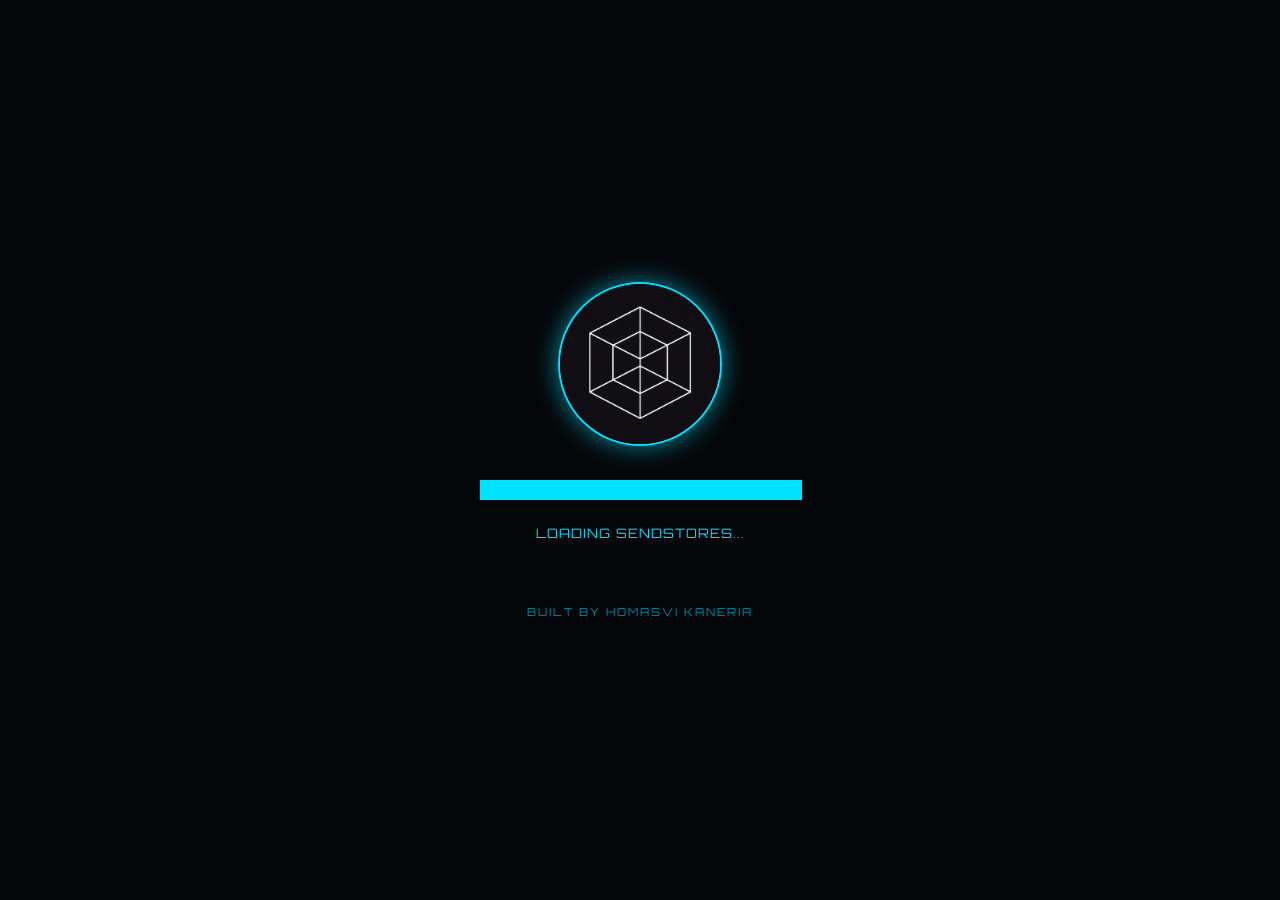
<file: sendstores/index.html>
<!DOCTYPE html>
<html>

<head>
  <meta property="og:title" content="SendStores" />
  <meta property="og:description" content="Create stores and provision them without hassle." />
  <meta property="og:image" content="profile.png" />
  <meta property="og:url" content="https://jvshomasvi.github.io/sendstores/" />
  <meta property="og:type" content="website" />
  <title>SendStores</title>


  <!-- Premium clean tech font -->
  <link href="https://fonts.googleapis.com/css2?family=Orbitron:wght@400;600&display=swap" rel="stylesheet">

  <link rel="stylesheet" href="style.css">
</head>

<body>

  <div class="boot-container">
    <img src="profile.png" class="boot-image" />
    <div class="progress-bar"></div>
    <div id="boot-sequence"></div>
    <div class="built-by">Built by Homasvi Kaneria</div>
  </div>

  <script src="script.js"></script>
</body>

</html>
</file>
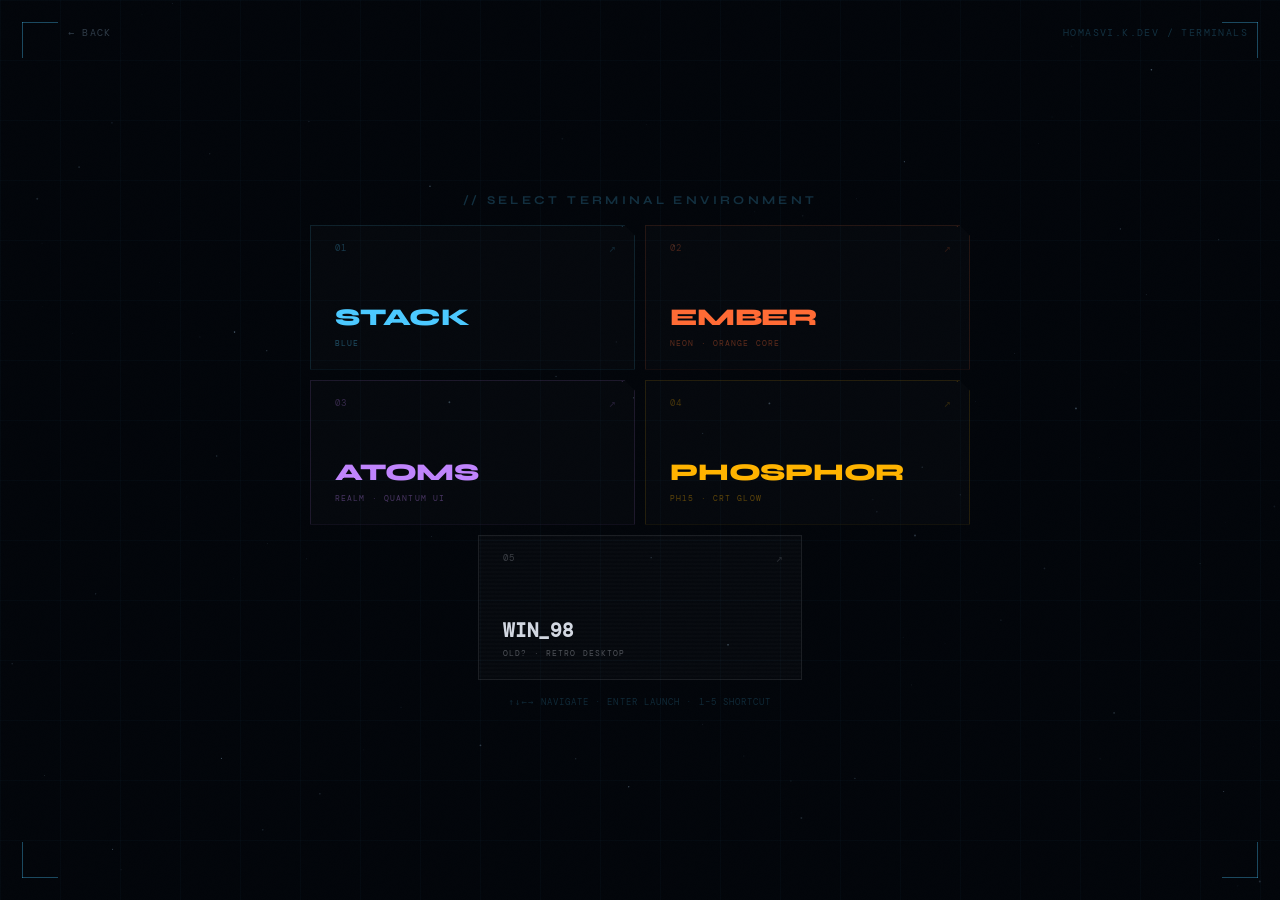
<file: terminals/index.html>
<!DOCTYPE html>
<html lang="en">
<head>
<meta charset="UTF-8"/>
<meta name="viewport" content="width=device-width, initial-scale=1.0"/>
<title>Terminals — homasvi.dev</title>
<link href="https://fonts.googleapis.com/css2?family=DM+Mono:wght@300;400;500&family=Syne:wght@700;800&display=swap" rel="stylesheet">
<style>
*,*::before,*::after{margin:0;padding:0;box-sizing:border-box;}
html,body{width:100%;height:100%;background:#02050a;color:#b8dfff;font-family:'DM Mono',monospace;overflow:hidden;}

/* noise */
body::before{content:'';position:fixed;inset:0;background-image:url("data:image/svg+xml,%3Csvg viewBox='0 0 256 256' xmlns='http://www.w3.org/2000/svg'%3E%3Cfilter id='n'%3E%3CfeTurbulence type='fractalNoise' baseFrequency='0.85' numOctaves='4' stitchTiles='stitch'/%3E%3C/filter%3E%3Crect width='100%25' height='100%25' filter='url(%23n)' opacity='0.035'/%3E%3C/svg%3E");background-size:200px;pointer-events:none;z-index:0;opacity:0.4;}

/* grid lines */
body::after{content:'';position:fixed;inset:0;background-image:linear-gradient(rgba(76,201,255,0.025) 1px,transparent 1px),linear-gradient(90deg,rgba(76,201,255,0.025) 1px,transparent 1px);background-size:60px 60px;pointer-events:none;z-index:0;}

/* corner brackets */
.corner{position:fixed;width:36px;height:36px;z-index:2;pointer-events:none;}
.corner::before,.corner::after{content:'';position:absolute;background:rgba(76,201,255,0.35);}
.corner::before{width:100%;height:1px;}
.corner::after{width:1px;height:100%;}
.corner-tl{top:22px;left:22px;}.corner-tl::before{top:0;left:0;}.corner-tl::after{top:0;left:0;}
.corner-tr{top:22px;right:22px;}.corner-tr::before{top:0;right:0;}.corner-tr::after{top:0;right:0;}
.corner-bl{bottom:22px;left:22px;}.corner-bl::before{bottom:0;left:0;}.corner-bl::after{bottom:0;left:0;}
.corner-br{bottom:22px;right:22px;}.corner-br::before{bottom:0;right:0;}.corner-br::after{bottom:0;right:0;}

/* stars */
#stars{position:fixed;inset:0;z-index:0;pointer-events:none;}

/* back */
.back{position:fixed;top:26px;left:68px;z-index:10;font-size:10px;color:rgba(184,223,255,0.25);text-decoration:none;letter-spacing:0.12em;text-transform:uppercase;transition:color .2s;}
.back:hover{color:rgba(184,223,255,0.7);}

/* label */
.label{position:fixed;top:26px;right:32px;z-index:10;font-size:10px;color:rgba(76,201,255,0.22);letter-spacing:0.14em;text-transform:uppercase;}

/* main */
main{position:relative;z-index:1;width:100%;height:100%;display:flex;flex-direction:column;align-items:center;justify-content:center;gap:14px;padding:70px 24px;}

.title{font-family:'Syne',sans-serif;font-size:clamp(10px,1.1vw,12px);font-weight:700;letter-spacing:0.28em;text-transform:uppercase;color:rgba(76,201,255,0.22);margin-bottom:4px;}

/* layout wrapper */
.stack-wrap{display:flex;flex-direction:column;gap:10px;width:100%;max-width:660px;}
.row{display:grid;gap:10px;}
.row-2{grid-template-columns:1fr 1fr;}
.row-1{grid-template-columns:1fr;max-width:324px;margin:0 auto;width:100%;}

/* BASE BUTTON */
.btn{
  position:relative;display:flex;flex-direction:column;align-items:flex-start;justify-content:flex-end;
  padding:24px 24px 20px;min-height:145px;
  border:1px solid rgba(255,255,255,0.06);
  background:rgba(255,255,255,0.015);
  text-decoration:none;overflow:hidden;cursor:pointer;
  clip-path:polygon(0 0, calc(100% - 11px) 0, 100% 11px, 100% 100%, 0 100%);
  opacity:0;transform:translateY(18px);
  transition:opacity .5s,transform .5s,border-color .25s,background .25s;
}
.btn.in{opacity:1;transform:translateY(0);}

/* notch line */
.btn::before{content:'';position:absolute;top:0;right:11px;width:16px;height:1px;transform-origin:right top;transform:rotate(45deg);transition:background .25s;}

/* top accent bar */
.btn-line{position:absolute;top:0;left:0;right:0;height:2px;transform:scaleX(0);transform-origin:left;transition:transform .38s cubic-bezier(.22,1,.36,1);}
.btn:hover .btn-line,.btn.focused .btn-line{transform:scaleX(1);}

/* glow */
.btn-glow{position:absolute;width:180px;height:180px;border-radius:50%;top:50%;left:50%;transform:translate(-50%,-50%) scale(0.2);opacity:0;pointer-events:none;filter:blur(36px);transition:transform .5s,opacity .5s;}
.btn:hover .btn-glow,.btn.focused .btn-glow{transform:translate(-50%,-50%) scale(1.1);opacity:0.16;}

/* scanline sweep */
.btn-scan{position:absolute;left:0;right:0;height:45%;background:linear-gradient(180deg,transparent,rgba(255,255,255,0.022),transparent);top:-60%;pointer-events:none;transition:top .55s ease;}
.btn:hover .btn-scan{top:120%;}

/* num */
.btn-num{position:absolute;top:16px;left:24px;font-size:9px;letter-spacing:0.1em;opacity:0.25;transition:opacity .2s;}
.btn:hover .btn-num,.btn.focused .btn-num{opacity:0.6;}

/* arrow */
.btn-arrow{position:absolute;top:14px;right:18px;font-size:12px;opacity:0.15;transform:translate(0,0);transition:transform .25s,opacity .25s;}
.btn:hover .btn-arrow,.btn.focused .btn-arrow{transform:translate(3px,-3px);opacity:0.75;}

/* name */
.btn-name{font-family:'Syne',sans-serif;font-size:clamp(18px,2.4vw,24px);font-weight:800;letter-spacing:-0.01em;line-height:1;margin-bottom:7px;transition:letter-spacing .3s;}
.btn:hover .btn-name{letter-spacing:0.02em;}

/* tag */
.btn-tag{font-size:8px;letter-spacing:0.14em;text-transform:uppercase;line-height:1.5;opacity:0.35;transition:opacity .2s;}
.btn:hover .btn-tag,.btn.focused .btn-tag{opacity:0.65;}

/* PEGASUS — blue */
.btn-pegasus{border-color:rgba(76,201,255,0.12);}
.btn-pegasus::before{background:rgba(76,201,255,0.45);}
.btn-pegasus .btn-line{background:linear-gradient(90deg,#4cc9ff,transparent);}
.btn-pegasus:hover,.btn-pegasus.focused{border-color:rgba(76,201,255,0.38);background:rgba(76,201,255,0.04);}
.btn-pegasus .btn-name{color:#4cc9ff;}
.btn-pegasus .btn-num,.btn-pegasus .btn-arrow,.btn-pegasus .btn-tag{color:#4cc9ff;}
.btn-pegasus .btn-glow{background:#4cc9ff;}

/* EMBER — orange */
.btn-ember{border-color:rgba(255,107,53,0.12);}
.btn-ember::before{background:rgba(255,107,53,0.45);}
.btn-ember .btn-line{background:linear-gradient(90deg,#ff6b35,transparent);}
.btn-ember:hover,.btn-ember.focused{border-color:rgba(255,107,53,0.38);background:rgba(255,107,53,0.04);}
.btn-ember .btn-name{color:#ff6b35;}
.btn-ember .btn-num,.btn-ember .btn-arrow,.btn-ember .btn-tag{color:#ff6b35;}
.btn-ember .btn-glow{background:#ff6b35;}

/* ATOMS — violet */
.btn-atoms{border-color:rgba(192,132,252,0.12);}
.btn-atoms::before{background:rgba(192,132,252,0.45);}
.btn-atoms .btn-line{background:linear-gradient(90deg,#c084fc,transparent);}
.btn-atoms:hover,.btn-atoms.focused{border-color:rgba(192,132,252,0.38);background:rgba(192,132,252,0.04);}
.btn-atoms .btn-name{color:#c084fc;}
.btn-atoms .btn-num,.btn-atoms .btn-arrow,.btn-atoms .btn-tag{color:#c084fc;}
.btn-atoms .btn-glow{background:#c084fc;}

/* PHOSPHOR — amber */
.btn-ph{border-color:rgba(255,179,0,0.12);}
.btn-ph::before{background:rgba(255,179,0,0.45);}
.btn-ph .btn-line{background:linear-gradient(90deg,#ffb300,transparent);}
.btn-ph:hover,.btn-ph.focused{border-color:rgba(255,179,0,0.38);background:rgba(255,179,0,0.04);}
.btn-ph .btn-name{color:#ffb300;}
.btn-ph .btn-num,.btn-ph .btn-arrow,.btn-ph .btn-tag{color:#ffb300;}
.btn-ph .btn-glow{background:#ffb300;}

/* WIN_98 — white/silver, no notch */
.btn-win{border-color:rgba(210,215,225,0.1);clip-path:none;}
.btn-win::before{display:none;}
.btn-win .btn-line{background:linear-gradient(90deg,#d2d7e1,transparent);}
.btn-win:hover,.btn-win.focused{border-color:rgba(210,215,225,0.32);background:rgba(210,215,225,0.03);}
.btn-win .btn-name{color:#d2d7e1;font-family:'DM Mono',monospace;font-size:clamp(14px,1.7vw,19px);letter-spacing:0.04em;}
.btn-win .btn-num,.btn-win .btn-arrow,.btn-win .btn-tag{color:#d2d7e1;}
.btn-win .btn-glow{background:#c8cdd8;}
/* win98 scanlines */
.btn-win .win-lines{position:absolute;inset:0;background:repeating-linear-gradient(0deg,transparent,transparent 2px,rgba(255,255,255,0.01) 2px,rgba(255,255,255,0.01) 4px);pointer-events:none;}

/* hint */
.hint{font-size:9px;letter-spacing:0.12em;text-transform:uppercase;color:rgba(76,201,255,0.18);margin-top:2px;}

@media(max-width:560px){
  .row-2{grid-template-columns:1fr;}
  .row-1{max-width:100%;}
  .btn{min-height:110px;}
  main{overflow-y:auto;justify-content:flex-start;padding-top:80px;}
  html,body{overflow:auto;}
}
</style>
</head>
<body>

<canvas id="stars"></canvas>
<div class="corner corner-tl"></div>
<div class="corner corner-tr"></div>
<div class="corner corner-bl"></div>
<div class="corner corner-br"></div>

<a href="../index.html" class="back">← back</a>
<span class="label">Homasvi.K.dev / terminals</span>

<main>
  <div class="title">// select terminal environment</div>

  <div class="stack-wrap">
    <div class="row row-2">
      <a class="btn btn-pegasus" href="terminal-stack.html" tabindex="0">
        <div class="btn-line"></div><div class="btn-glow"></div><div class="btn-scan"></div>
        <span class="btn-num">01</span><span class="btn-arrow">↗</span>
        <div class="btn-name">STACK</div>
        <div class="btn-tag">Blue</div>
      </a>
      <a class="btn btn-ember" href="terminal_ember.html" tabindex="0">
        <div class="btn-line"></div><div class="btn-glow"></div><div class="btn-scan"></div>
        <span class="btn-num">02</span><span class="btn-arrow">↗</span>
        <div class="btn-name">EMBER</div>
        <div class="btn-tag">Neon · Orange Core</div>
      </a>
    </div>
    <div class="row row-2">
      <a class="btn btn-atoms" href="terminal_atoms.html" tabindex="0">
        <div class="btn-line"></div><div class="btn-glow"></div><div class="btn-scan"></div>
        <span class="btn-num">03</span><span class="btn-arrow">↗</span>
        <div class="btn-name">ATOMS</div>
        <div class="btn-tag">Realm · Quantum UI</div>
      </a>
      <a class="btn btn-ph" href="terminal_ph.html" tabindex="0">
        <div class="btn-line"></div><div class="btn-glow"></div><div class="btn-scan"></div>
        <span class="btn-num">04</span><span class="btn-arrow">↗</span>
        <div class="btn-name">PHOSPHOR</div>
        <div class="btn-tag">Ph15 · CRT Glow</div>
      </a>
    </div>
    <div class="row row-1">
      <a class="btn btn-win" href="terminal_win98.html" tabindex="0">
        <div class="win-lines"></div>
        <div class="btn-line"></div><div class="btn-glow"></div><div class="btn-scan"></div>
        <span class="btn-num">05</span><span class="btn-arrow">↗</span>
        <div class="btn-name">WIN_98</div>
        <div class="btn-tag">Old? · Retro Desktop</div>
      </a>
    </div>
  </div>

  <div class="hint">↑↓←→ navigate · enter launch · 1–5 shortcut</div>
</main>

<script>
/* STARS */
(function(){
  const c=document.getElementById('stars'),ctx=c.getContext('2d');
  function mulberry32(a){return function(){a|=0;a=a+0x6D2B79F5|0;var t=Math.imul(a^a>>>15,1|a);t=t+Math.imul(t^t>>>7,61|t)^t;return((t^t>>>14)>>>0)/4294967296;};}
  let phase=0;
  const stars=[];
  function init(){
    c.width=innerWidth;c.height=innerHeight;
    stars.length=0;
    const rng=mulberry32(42);
    for(let i=0;i<110;i++) stars.push({x:rng()*c.width,y:rng()*c.height,r:rng()*0.85+0.18,a:rng()*0.35+0.05,p:rng()*Math.PI*2});
  }
  function draw(){
    ctx.clearRect(0,0,c.width,c.height);
    phase+=0.004;
    stars.forEach(s=>{
      const a=s.a*(0.6+0.4*Math.sin(phase+s.p));
      ctx.beginPath();ctx.arc(s.x,s.y,s.r,0,Math.PI*2);
      ctx.fillStyle=`rgba(184,223,255,${a})`;ctx.fill();
    });
    requestAnimationFrame(draw);
  }
  window.addEventListener('resize',init);
  init();draw();
})();

/* STAGGER IN */
document.querySelectorAll('.btn').forEach((btn,i)=>{
  setTimeout(()=>btn.classList.add('in'), 60+i*75);
});

/* KEYBOARD NAV */
const btns=[...document.querySelectorAll('.btn')];
const GRID=[[0,1],[2,3],[4]];
let focused=-1;
function posOf(i){for(let r=0;r<GRID.length;r++)for(let c=0;c<GRID[r].length;c++)if(GRID[r][c]===i)return{r,c};return{r:0,c:0};}
function setFocus(i){
  btns.forEach(b=>b.classList.remove('focused'));
  focused=((i%btns.length)+btns.length)%btns.length;
  btns[focused].classList.add('focused');
  btns[focused].focus();
}
function clearFocus(){btns.forEach(b=>b.classList.remove('focused'));focused=-1;}

document.addEventListener('keydown',e=>{
  if(e.key>='1'&&e.key<='5'){btns[+e.key-1]?.click();return;}
  if(e.key==='Escape'){clearFocus();return;}
  if(['ArrowRight','ArrowLeft','ArrowUp','ArrowDown'].includes(e.key)){
    e.preventDefault();
    if(focused===-1){setFocus(0);return;}
    const{r,c}=posOf(focused);
    let nr=r,nc=c;
    if(e.key==='ArrowRight')nc++;
    if(e.key==='ArrowLeft')nc--;
    if(e.key==='ArrowDown')nr++;
    if(e.key==='ArrowUp')nr--;
    nr=Math.max(0,Math.min(GRID.length-1,nr));
    nc=Math.max(0,Math.min((GRID[nr].length||1)-1,nc));
    setFocus(GRID[nr][nc]);return;
  }
  if(e.key==='Enter'&&focused>=0)btns[focused].click();
});

/* glow parallax */
document.querySelectorAll('.btn').forEach(btn=>{
  btn.addEventListener('mousemove',e=>{
    const r=btn.getBoundingClientRect();
    const x=((e.clientX-r.left)/r.width-0.5)*22;
    const y=((e.clientY-r.top)/r.height-0.5)*22;
    btn.querySelector('.btn-glow').style.transform=`translate(calc(-50% + ${x}px),calc(-50% + ${y}px)) scale(1.1)`;
  });
  btn.addEventListener('mouseleave',()=>{
    btn.querySelector('.btn-glow').style.transform='translate(-50%,-50%) scale(0.2)';
  });
});
</script>
</body>
</html>
</file>
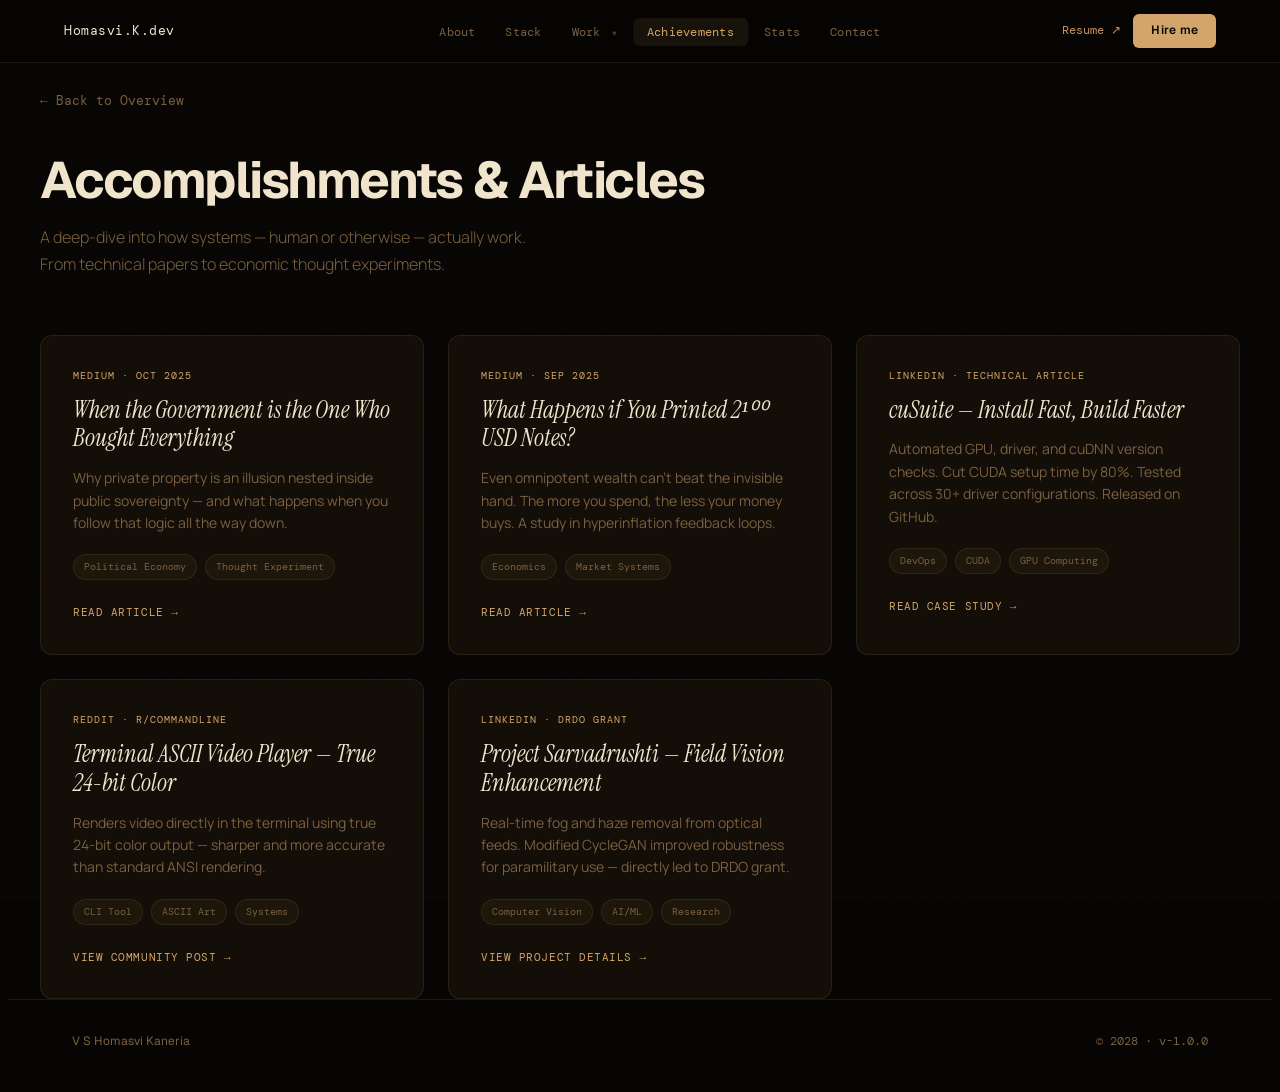
<file: achievements.html>
<!DOCTYPE html>
<html lang="en">

<head>
  <meta charset="UTF-8" />
  <meta name="viewport" content="width=device-width, initial-scale=1.0" />
  <title>Achievements | Homasvi Kaneria</title>
  <meta name="description" content="Homasvi's achievements and deep-dives" />
  <link rel="icon" href="public/tess.png" />

  <link rel="preconnect" href="https://fonts.googleapis.com">
  <link rel="preconnect" href="https://fonts.gstatic.com" crossorigin>
  <link
    href="https://fonts.googleapis.com/css2?family=DM+Mono:ital,wght@0,300;0,400;0,500;1,300&family=Geist:wght@100;200;300;400;500;600;700;800;900&family=Instrument+Serif:ital@0;1&display=swap"
    rel="stylesheet">
  <link href="https://fonts.googleapis.com/css2?family=Manrope:wght@300;400;500;600;700&display=swap" rel="stylesheet">
  <link rel="stylesheet" href="./style_warm.css" />
  <script src="./script.js" defer></script>
  <style>
    /* Page specific overrides */
    #achievements-page {
      padding-top: 80px;
      min-height: 100vh;
    }
    .back-link {
      margin-bottom: 24px;
    }
    .back-link a {
      color: var(--muted);
      font-size: 13px;
      font-family: 'DM Mono', monospace;
      text-decoration: none;
      transition: all 0.2s;
      display: inline-block;
    }
    .back-link a:hover {
      color: var(--accent);
      transform: translateX(-5px);
    }
    .achievements-grid {
      display: grid;
      grid-template-columns: repeat(auto-fill, minmax(340px, 1fr));
      gap: 24px;
      margin-top: 48px;
    }
    @media (max-width: 768px) {
      .achievements-grid {
        grid-template-columns: 1fr;
      }
    }

    /* Reuse mosaic-card styles but specialized for a regular grid */
    .achievement-card {
      display: block;
      background: var(--bg2);
      border: 1px solid var(--border);
      border-radius: 12px;
      padding: 32px;
      text-decoration: none;
      transition: all 0.3s;
      position: relative;
      overflow: hidden;
    }
    .achievement-card:hover {
      border-color: var(--accent);
      transform: translateY(-5px);
      box-shadow: var(--glow-lg);
    }
    .achievement-source {
      font-family: 'DM Mono', monospace;
      font-size: 10px;
      text-transform: uppercase;
      letter-spacing: 0.1em;
      color: var(--accent);
      margin-bottom: 12px;
      display: block;
    }
    .achievement-title {
      font-family: 'Instrument Serif', serif;
      font-size: 24px;
      font-style: italic;
      color: var(--text);
      margin-bottom: 12px;
      line-height: 1.2;
    }
    .achievement-desc {
      font-family: 'Manrope', sans-serif;
      font-size: 14px;
      color: var(--muted);
      line-height: 1.6;
      margin-bottom: 20px;
    }
    .achievement-tags {
      display: flex;
      flex-wrap: wrap;
      gap: 8px;
    }
    .achievement-tag {
      font-family: 'DM Mono', monospace;
      font-size: 10px;
      padding: 4px 10px;
      background: rgba(212, 165, 90, 0.05);
      border: 1px solid var(--border);
      border-radius: 100px;
      color: var(--muted);
    }
    .achievement-cta {
      margin-top: 24px;
      font-family: 'DM Mono', monospace;
      font-size: 11px;
      color: var(--accent);
      text-transform: uppercase;
      letter-spacing: 0.05em;
    }
  </style>
</head>

<body>
  <div id="cur"></div>
  <div id="cur-r"></div>

  <!-- ══════════════════════════════ NAVBAR ══════════════════════════════ -->
  <nav>
    <div class="nav-inner">
      <a href="index.html" class="nav-logo">Homasvi.K.dev</a>
      <ul class="nav-center">
        <li><a href="index.html#about" class="nav-link">About</a></li>
        <li><a href="index.html#skills" class="nav-link">Stack</a></li>
        <li class="has-dropdown">
          <a href="#" class="nav-link">Work <span class="nav-arrow">▼</span></a>
          <ul class="dropdown-menu">
            <li><a href="projects.html">Projects</a></li>
            <li><a href="index.html#hackathons">Hackathons</a></li>
          </ul>
        </li>
        <li><a href="#" class="nav-link active">Achievements</a></li>
        <li><a href="index.html#stats" class="nav-link">Stats</a></li>
        <li><a href="index.html#contact" class="nav-link">Contact</a></li>
      </ul>
      <div class="nav-right">
        <a href="https://drive.google.com/file/d/1MQNhCMwnRcg2915erQStpm0WcWC23Awp/view?usp=sharing" target="_blank" class="nav-link-sm">Resume ↗</a>
        <a href="mailto:homasvi.kaneria.cg@gmail.com" class="nav-cta">Hire me</a>
        <button class="nav-hamburger" id="hamburger"><span></span><span></span><span></span></button>
      </div>
    </div>
  </nav>

  <div class="nav-drawer" id="drawer">
    <a href="index.html#about">About</a>
    <a href="index.html#skills">Stack</a>
    <a href="projects.html">Projects</a>
    <a href="achievements.html">Achievements</a>
    <a href="index.html#contact">Contact</a>
  </div>

  <main id="achievements-page">
    <div class="section-inner">
      <div class="back-link fade-in">
        <a href="index.html">← Back to Overview</a>
      </div>
      
      <h2 class="fade-in">Accomplishments & Articles</h2>
      <p class="section-sub fade-in" style="transition-delay:0.1s">
        A deep-dive into how systems — human or otherwise — actually work. From technical papers to economic thought experiments.
      </p>

      <div class="achievements-grid fade-in" style="transition-delay:0.2s">
        
        <!-- Achievement 1 -->
        <a href="https://medium.com/@adithya.jvsc/when-the-government-is-the-one-who-bought-everything-1fe98b5ee712" target="_blank" class="achievement-card">
          <span class="achievement-source">Medium · Oct 2025</span>
          <div class="achievement-title">When the Government is the One Who Bought Everything</div>
          <p class="achievement-desc">Why private property is an illusion nested inside public sovereignty — and what happens when you follow that logic all the way down.</p>
          <div class="achievement-tags">
            <span class="achievement-tag">Political Economy</span>
            <span class="achievement-tag">Thought Experiment</span>
          </div>
          <div class="achievement-cta">Read Article →</div>
        </a>

        <!-- Achievement 2 -->
        <a href="https://medium.com/@adithya.jvsc/what-happens-if-you-could-secretly-print-2%C2%B9%E2%81%B0%E2%81%B0-usd-notes-a-thought-experiment-in-economics-7da4a85add4d" target="_blank" class="achievement-card">
          <span class="achievement-source">Medium · Sep 2025</span>
          <div class="achievement-title">What Happens if You Printed 2¹⁰⁰ USD Notes?</div>
          <p class="achievement-desc">Even omnipotent wealth can't beat the invisible hand. The more you spend, the less your money buys. A study in hyperinflation feedback loops.</p>
          <div class="achievement-tags">
            <span class="achievement-tag">Economics</span>
            <span class="achievement-tag">Market Systems</span>
          </div>
          <div class="achievement-cta">Read Article →</div>
        </a>

        <!-- Achievement 3 -->
        <a href="https://www.linkedin.com/pulse/cusuite-install-fast-build-faster-v-s-homasvi-kaneria-wrcpc/" target="_blank" class="achievement-card">
          <span class="achievement-source">LinkedIn · Technical Article</span>
          <div class="achievement-title">cuSuite — Install Fast, Build Faster</div>
          <p class="achievement-desc">Automated GPU, driver, and cuDNN version checks. Cut CUDA setup time by 80%. Tested across 30+ driver configurations. Released on GitHub.</p>
          <div class="achievement-tags">
            <span class="achievement-tag">DevOps</span>
            <span class="achievement-tag">CUDA</span>
            <span class="achievement-tag">GPU Computing</span>
          </div>
          <div class="achievement-cta">Read Case Study →</div>
        </a>

        <!-- Achievement 4 -->
        <a href="https://www.reddit.com/r/commandline/comments/1rwydjy/i_made_a_terminal_video_ascii_player_that_uses/" target="_blank" class="achievement-card">
          <span class="achievement-source">Reddit · r/commandline</span>
          <div class="achievement-title">Terminal ASCII Video Player — True 24-bit Color</div>
          <p class="achievement-desc">Renders video directly in the terminal using true 24-bit color output — sharper and more accurate than standard ANSI rendering.</p>
          <div class="achievement-tags">
            <span class="achievement-tag">CLI Tool</span>
            <span class="achievement-tag">ASCII Art</span>
            <span class="achievement-tag">Systems</span>
          </div>
          <div class="achievement-cta">View Community Post →</div>
        </a>

        <!-- Achievement 5 -->
        <a href="https://www.linkedin.com/posts/project-sarvadrushti_ai-computervision-innovation-activity-7301635137543278592-3hrP" target="_blank" class="achievement-card">
          <span class="achievement-source">LinkedIn · DRDO Grant</span>
          <div class="achievement-title">Project Sarvadrushti — Field Vision Enhancement</div>
          <p class="achievement-desc">Real-time fog and haze removal from optical feeds. Modified CycleGAN improved robustness for paramilitary use — directly led to DRDO grant.</p>
          <div class="achievement-tags">
            <span class="achievement-tag">Computer Vision</span>
            <span class="achievement-tag">AI/ML</span>
            <span class="achievement-tag">Research</span>
          </div>
          <div class="achievement-cta">View Project Details →</div>
        </a>

      </div>
    </div>
  </main>

  <footer>
    <span class="footer-name">V S Homasvi Kaneria</span>
    <span class="footer-copy">© 2028 · v-1.0.0</span>
  </footer>

  <script>
    document.addEventListener('DOMContentLoaded', () => {
      // Intersection Observer for fade-in
      const obs = new IntersectionObserver((entries) => {
        entries.forEach(x => { if(x.isIntersecting) x.target.classList.add('visible'); });
      }, { threshold: 0.08 });
      document.querySelectorAll('.fade-in').forEach(el => obs.observe(el));
    });
  </script>
</body>

</html>
</file>
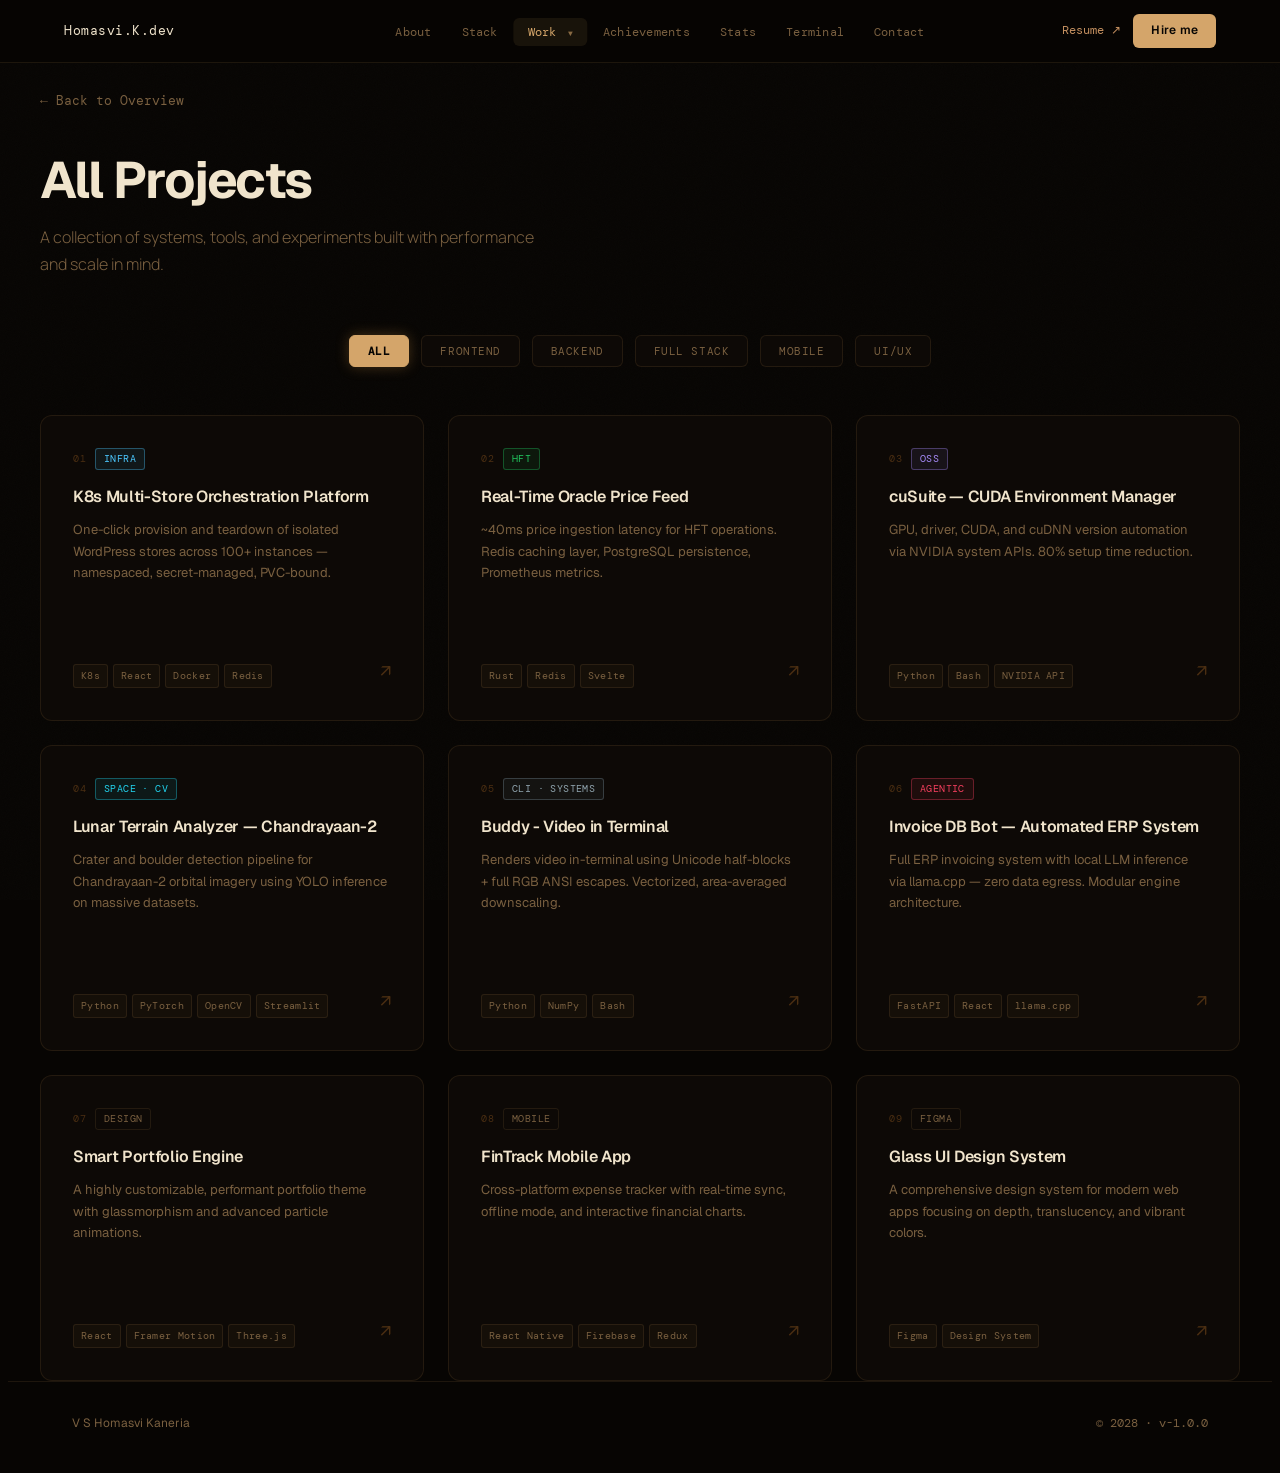
<file: projects.html>
<!DOCTYPE html>
<html lang="en">

<head>
  <meta charset="UTF-8" />
  <meta name="viewport" content="width=device-width, initial-scale=1.0" />
  <title>Projects | Homasvi Kaneria</title>
  <meta name="description" content="Homasvi's projects - SDE & AI Engineer" />
  <link rel="icon" href="public/tess.png" />

  <link rel="preconnect" href="https://fonts.googleapis.com">
  <link rel="preconnect" href="https://fonts.gstatic.com" crossorigin>
  <link
    href="https://fonts.googleapis.com/css2?family=DM+Mono:ital,wght@0,300;0,400;0,500;1,300&family=Geist:wght@100;200;300;400;500;600;700;800;900&family=Instrument+Serif:ital@0;1&display=swap"
    rel="stylesheet">
  <link href="https://fonts.googleapis.com/css2?family=Newsreader:opsz,wght@6..72,300..700&display=swap"
    rel="stylesheet">
  <link href="https://fonts.googleapis.com/css2?family=Manrope:wght@300;400;500;600;700&display=swap" rel="stylesheet">
  <link href="https://fonts.googleapis.com/css2?family=Sora:wght@300;400;500;600&display=swap" rel="stylesheet">
  <link rel="stylesheet" href="./style_warm.css" />
  <script src="./script.js" defer></script>
  <style>
    /* Page specific overrides */
    #projects-page {
      padding-top: 80px;
      min-height: 100vh;
    }
    .projects-grid {
      display: grid;
      grid-template-columns: repeat(auto-fill, minmax(340px, 1fr));
      gap: 24px;
    }
    @media (max-width: 768px) {
      .projects-grid {
        grid-template-columns: 1fr;
      }
    }
    .back-link {
      margin-bottom: 24px;
    }
    .back-link a {
      color: var(--muted);
      font-size: 13px;
      font-family: 'DM Mono', monospace;
      text-decoration: none;
      transition: color 0.2s, transform 0.2s;
      display: inline-block;
    }
    .back-link a:hover {
      color: var(--accent);
      transform: translateX(-5px);
    }
  </style>
</head>

<body>
  <div id="cur"></div>
  <div id="cur-r"></div>

  <!-- ══════════════════════════════ NAVBAR ══════════════════════════════ -->
  <nav>
    <div class="nav-inner">
      <a href="index.html" class="nav-logo">Homasvi.K.dev</a>
      <ul class="nav-center">
        <li><a href="index.html#about" class="nav-link">About</a></li>
        <li><a href="index.html#skills" class="nav-link">Stack</a></li>
        <li class="has-dropdown">
          <a href="#" class="nav-link active">Work <span class="nav-arrow">▼</span></a>
          <ul class="dropdown-menu">
            <li><a href="projects.html">Projects</a></li>
            <li><a href="index.html#hackathons">Hackathons</a></li>
          </ul>
        </li>

        <li><a href="index.html#achievements" class="nav-link">Achievements</a></li>
        <li><a href="index.html#stats" class="nav-link">Stats</a></li>

        <li><a href="index.html#terminal-section" class="nav-link">Terminal</a></li>
        <li><a href="index.html#contact" class="nav-link">Contact</a></li>

      </ul>
      <div class="nav-right">

        <a href="https://drive.google.com/file/d/1MQNhCMwnRcg2915erQStpm0WcWC23Awp/view?usp=sharing" target="_blank"
          class="nav-link-sm">

          <span class="link-text">Resume ↗</span>
          <span class="link-icon">
            <svg width="20" height="20" viewBox="0 0 24 24" fill="none" stroke="currentColor" stroke-width="1.8"
              stroke-linecap="round" stroke-linejoin="round">
              <path d="M14 2H6a2 2 0 0 0-2 2v16a2 2 0 0 0 2 2h12a2 2 0 0 0 2-2V8z" />
              <polyline points="14 2 14 8 20 8" />
              <line x1="8" y1="13" x2="16" y2="13" />
              <line x1="8" y1="17" x2="16" y2="17" />
              <line x1="8" y1="9" x2="10" y2="9" />
            </svg>
          </span>
        </a>

        <a href="mailto:homasvi.kaneria.cg@gmail.com" class="nav-cta">Hire me</a>
        <button class="nav-hamburger" id="hamburger"><span></span><span></span><span></span></button>
      </div>
    </div>
  </nav>
  <div class="nav-drawer" id="drawer">
    <a href="index.html#about">About</a>
    <a href="index.html#skills">Stack</a>
    <a href="projects.html">Projects</a>
    <a href="index.html#hackathons">Hackathons</a>
    <a href="index.html#achievements">Achievements</a>
    <a href="index.html#stats">Stats</a>

    <a href="index.html#terminal-section">Terminal</a>

    <a href="index.html#contact">Contact</a>


    <a href="mailto:homasvi.kaneria.cg@gmail.com" class="drawer-cta">Hire me</a>
  </div>

  <main id="projects-page">
    <div class="section-inner">
      <div class="back-link fade-in">
        <a href="index.html">← Back to Overview</a>
      </div>
      <h2 class="fade-in">All Projects</h2>
      <p class="section-sub fade-in" style="transition-delay:0.1s">
        A collection of systems, tools, and experiments built with performance and scale in mind.
      </p>

      <!-- Filter Bar -->
      <div class="filter-bar fade-in" style="transition-delay:0.15s">
        <button class="filter-btn active" data-filter="all">All</button>
        <button class="filter-btn" data-filter="frontend">Frontend</button>
        <button class="filter-btn" data-filter="backend">Backend</button>
        <button class="filter-btn" data-filter="fullstack">Full Stack</button>
        <button class="filter-btn" data-filter="mobile">Mobile</button>
        <button class="filter-btn" data-filter="uiux">UI/UX</button>
      </div>

      <!-- Projects Grid -->
      <div class="projects-grid fade-in" style="transition-delay:0.2s" id="projects-grid">
        
        <!-- Project 01 -->
        <a class="project-card" href="https://github.com/JVSHOMASVI/SendStores" target="_blank" data-category="fullstack">
          <div class="project-top">
            <div class="project-meta"><span class="project-num">01</span><span class="project-tag live">Infra</span></div>
            <div class="project-title">K8s Multi-Store Orchestration Platform</div>
            <div class="project-desc">One-click provision and teardown of isolated WordPress stores across 100+ instances — namespaced, secret-managed, PVC-bound.</div>
          </div>
          <div class="project-bottom">
            <div class="project-tech">
              <span class="tech-pill">K8s</span>
              <span class="tech-pill">React</span>
              <span class="tech-pill">Docker</span>
              <span class="tech-pill">Redis</span>
            </div>
            <div class="project-arrow">↗</div>
          </div>
        </a>

        <!-- Project 02 -->
        <a class="project-card" href="https://github.com/JVSHOMASVI/Low-Latency-HFT-Data-Engine-with-Oracle-Aggregation" target="_blank" data-category="backend">
          <div class="project-top">
            <div class="project-meta"><span class="project-num">02</span><span class="project-tag hft">HFT</span></div>
            <div class="project-title">Real-Time Oracle Price Feed</div>
            <div class="project-desc">~40ms price ingestion latency for HFT operations. Redis caching layer, PostgreSQL persistence, Prometheus metrics.</div>
          </div>
          <div class="project-bottom">
            <div class="project-tech">
              <span class="tech-pill">Rust</span>
              <span class="tech-pill">Redis</span>
              <span class="tech-pill">Svelte</span>
            </div>
            <div class="project-arrow">↗</div>
          </div>
        </a>

        <!-- Project 03 -->
        <a class="project-card" href="https://github.com/JVSHOMASVI/cuSuite" target="_blank" data-category="backend">
          <div class="project-top">
            <div class="project-meta"><span class="project-num">03</span><span class="project-tag oss">OSS</span></div>
            <div class="project-title">cuSuite — CUDA Environment Manager</div>
            <div class="project-desc">GPU, driver, CUDA, and cuDNN version automation via NVIDIA system APIs. 80% setup time reduction.</div>
          </div>
          <div class="project-bottom">
            <div class="project-tech">
              <span class="tech-pill">Python</span>
              <span class="tech-pill">Bash</span>
              <span class="tech-pill">NVIDIA API</span>
            </div>
            <div class="project-arrow">↗</div>
          </div>
        </a>

        <!-- Project 04 -->
        <a class="project-card" href="https://github.com/JVSHOMASVI/Terrain-Analyzer-PSD4-Chandrayaan" target="_blank" data-category="fullstack">
          <div class="project-top">
            <div class="project-meta"><span class="project-num">04</span><span class="project-tag space">Space · CV</span></div>
            <div class="project-title">Lunar Terrain Analyzer — Chandrayaan-2</div>
            <div class="project-desc">Crater and boulder detection pipeline for Chandrayaan-2 orbital imagery using YOLO inference on massive datasets.</div>
          </div>
          <div class="project-bottom">
            <div class="project-tech">
              <span class="tech-pill">Python</span>
              <span class="tech-pill">PyTorch</span>
              <span class="tech-pill">OpenCV</span>
              <span class="tech-pill">Streamlit</span>
            </div>
            <div class="project-arrow">↗</div>
          </div>
        </a>

        <!-- Project 05 -->
        <a class="project-card" href="https://github.com/JVSHOMASVI/buddy" target="_blank" data-category="backend">
          <div class="project-top">
            <div class="project-meta"><span class="project-num">05</span><span class="project-tag infra">CLI · Systems</span></div>
            <div class="project-title">Buddy - Video in Terminal</div>
            <div class="project-desc">Renders video in-terminal using Unicode half-blocks + full RGB ANSI escapes. Vectorized, area-averaged downscaling.</div>
          </div>
          <div class="project-bottom">
            <div class="project-tech">
              <span class="tech-pill">Python</span>
              <span class="tech-pill">NumPy</span>
              <span class="tech-pill">Bash</span>
            </div>
            <div class="project-arrow">↗</div>
          </div>
        </a>

        <!-- Project 06 -->
        <a class="project-card" href="https://github.com/JVSHOMASVI/Invoice_DB_Bot" target="_blank" data-category="fullstack">
          <div class="project-top">
            <div class="project-meta"><span class="project-num">06</span><span class="project-tag agentic-erp">Agentic</span></div>
            <div class="project-title">Invoice DB Bot — Automated ERP System</div>
            <div class="project-desc">Full ERP invoicing system with local LLM inference via llama.cpp — zero data egress. Modular engine architecture.</div>
          </div>
          <div class="project-bottom">
            <div class="project-tech">
              <span class="tech-pill">FastAPI</span>
              <span class="tech-pill">React</span>
              <span class="tech-pill">llama.cpp</span>
            </div>
            <div class="project-arrow">↗</div>
          </div>
        </a>

        <!-- Add placeholders for missing categories -->
        <!-- Project 07 (Frontend) -->
        <a class="project-card" href="#" target="_blank" data-category="frontend">
          <div class="project-top">
            <div class="project-meta"><span class="project-num">07</span><span class="project-tag design">Design</span></div>
            <div class="project-title">Smart Portfolio Engine</div>
            <div class="project-desc">A highly customizable, performant portfolio theme with glassmorphism and advanced particle animations.</div>
          </div>
          <div class="project-bottom">
            <div class="project-tech">
              <span class="tech-pill">React</span>
              <span class="tech-pill">Framer Motion</span>
              <span class="tech-pill">Three.js</span>
            </div>
            <div class="project-arrow">↗</div>
          </div>
        </a>

        <!-- Project 08 (Mobile) -->
        <a class="project-card" href="#" target="_blank" data-category="mobile">
          <div class="project-top">
            <div class="project-meta"><span class="project-num">08</span><span class="project-tag mobile">Mobile</span></div>
            <div class="project-title">FinTrack Mobile App</div>
            <div class="project-desc">Cross-platform expense tracker with real-time sync, offline mode, and interactive financial charts.</div>
          </div>
          <div class="project-bottom">
            <div class="project-tech">
              <span class="tech-pill">React Native</span>
              <span class="tech-pill">Firebase</span>
              <span class="tech-pill">Redux</span>
            </div>
            <div class="project-arrow">↗</div>
          </div>
        </a>

        <!-- Project 09 (UIUX) -->
        <a class="project-card" href="#" target="_blank" data-category="uiux">
          <div class="project-top">
            <div class="project-meta"><span class="project-num">09</span><span class="project-tag design">Figma</span></div>
            <div class="project-title">Glass UI Design System</div>
            <div class="project-desc">A comprehensive design system for modern web apps focusing on depth, translucency, and vibrant colors.</div>
          </div>
          <div class="project-bottom">
            <div class="project-tech">
              <span class="tech-pill">Figma</span>
              <span class="tech-pill">Design System</span>
            </div>
            <div class="project-arrow">↗</div>
          </div>
        </a>

      </div>
    </div>
  </main>

  <footer>
    <span class="footer-name">V S Homasvi Kaneria</span>
    <span class="footer-copy">© 2028 · v-1.0.0</span>
  </footer>

  <script>
    document.addEventListener('DOMContentLoaded', () => {
      const filterBtns = document.querySelectorAll('.filter-btn');
      const projects = document.querySelectorAll('.project-card');

      filterBtns.forEach(btn => {
        btn.addEventListener('click', () => {
          // Remove active class from all buttons
          filterBtns.forEach(b => b.classList.remove('active'));
          // Add active class to clicked button
          btn.classList.add('active');

          const filterValue = btn.getAttribute('data-filter');

          projects.forEach(project => {
            const category = project.getAttribute('data-category');
            
            if (filterValue === 'all' || category === filterValue) {
              project.classList.remove('filter-hide');
              // Small timeout to allow the display: block to take effect before opacity change
              setTimeout(() => {
                project.style.position = 'relative';
                project.style.visibility = 'visible';
                project.style.opacity = '1';
                project.style.transform = 'scale(1) translateY(0)';
              }, 10);
            } else {
              project.style.opacity = '0';
              project.style.transform = 'scale(0.95) translateY(10px)';
              setTimeout(() => {
                project.classList.add('filter-hide');
              }, 400); // match CSS transition duration
            }
          });
        });
      });

      // Initial animation for cards on page load
      setTimeout(() => {
        document.querySelectorAll('.fade-in').forEach(el => el.classList.add('visible'));
      }, 100);
    });
  </script>
</body>

</html>
</file>
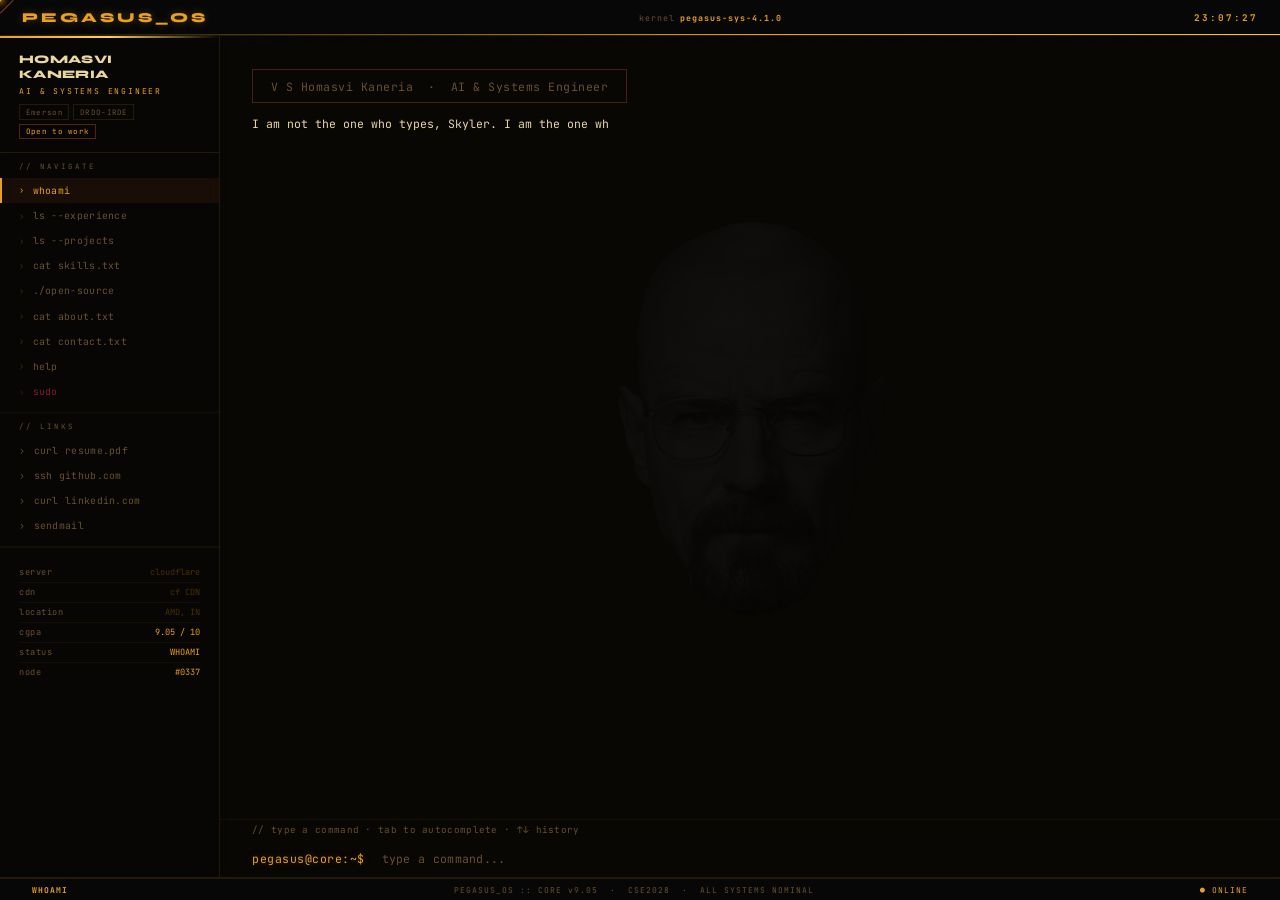
<file: terminal.html>
<!DOCTYPE html>
<html lang="en">

<head>
  <meta charset="UTF-8">
  <meta name="viewport" content="width=device-width, initial-scale=1.0">
  <title>PEGASUS_OS :: CORE v9.05</title>
  <link
    href="https://fonts.googleapis.com/css2?family=JetBrains+Mono:ital,wght@0,300;0,400;0,500;0,700;1,300&family=Syne:wght@700;800&display=swap"
    rel="stylesheet">
  <style>
    *,
    *::before,
    *::after {
      margin: 0;
      padding: 0;
      box-sizing: border-box;
    }

    :root {
      --bg: #080600;
      --bg1: #100e00;
      --bg2: #181400;
      --acc: #e8a020;
      --acc2: #c87d10;
      --acc-dim: #4a3000;
      --hi: #ffd060;
      --red: #e05040;
      --blue: #60a0c0;
      --green: #60b840;
      --dim_1: #3a2800;
      --text: #e8d8a0;
      --muted: #6a5030;
      --sub: #201800;
      --border: rgba(232, 160, 32, 0.12);
      --border2: rgba(232, 160, 32, 0.06);
      --glow: 0 0 16px rgba(232, 160, 32, 0.4);
      --glow-sm: 0 0 8px rgba(232, 160, 32, 0.3);
    }

    html,
    body {
      width: 100%;
      height: 100%;
      min-height: 100%;
      background: var(--bg);
      color: var(--text);
      font-family: 'JetBrains Mono', monospace;
      overflow: hidden;
    }

    body::before {
      content: '';
      position: fixed;
      inset: 0;
      z-index: 0;
      background-image: radial-gradient(circle, rgba(255, 107, 53, 0.07) 1px, transparent 1px);
      background-size: 28px 28px;
      pointer-events: none;
    }

    #cur {
      position: fixed;
      width: 3px;
      height: 3px;
      border-radius: 50%;
      background: var(--acc);
      pointer-events: none;
      z-index: 9999;
      box-shadow: 0 0 6px 2px var(--acc);
      transform: translate(-50%, -50%);
      transition: width .1s, height .1s, opacity .1s;
    }

    #cur-r {
      position: fixed;
      width: 20px;
      height: 20px;
      border: 1px solid rgba(255, 107, 53, .5);
      border-radius: 2px;
      pointer-events: none;
      z-index: 9998;
      transform: translate(-50%, -50%) rotate(45deg);
      transition: left .06s linear, top .06s linear, width .15s, height .15s, border-color .15s;
    }

    body:has(button:hover) #cur-r,
    body:has(a:hover) #cur-r {
      width: 32px;
      height: 32px;
      border-color: rgba(255, 107, 53, .9);
    }

    /* ══════════════════════════════════════════
   SHELL
══════════════════════════════════════════ */
    #os {
      position: fixed;
      inset: 0;
      z-index: 10;
      display: flex;
      flex-direction: column;
      overflow: hidden;
    }

    #topbar {
      flex-shrink: 0;
      height: 36px;
      display: flex;
      align-items: center;
      padding: 0 1.4rem;
      border-bottom: 1px solid var(--border);
      background: rgba(8, 8, 8, .9);
      backdrop-filter: blur(12px);
      font-size: .58rem;
      letter-spacing: 1.5px;
      white-space: nowrap;
      overflow: hidden;
      position: relative;
      z-index: 2;
    }

    #topbar::after {
      content: '';
      position: absolute;
      bottom: 0;
      left: 0;
      right: 0;
      height: 1px;
      background: linear-gradient(90deg, transparent 0%, var(--acc) 30%, var(--hi) 60%, var(--acc) 80%, transparent 100%);
      background-size: 200% 100%;
      animation: scanline 4s linear infinite;
    }

    @keyframes scanline {
      from {
        background-position: 200% 0
      }

      to {
        background-position: -200% 0
      }
    }

    .tb-brand {
      font-family: 'Syne', sans-serif;
      font-size: .85rem;
      font-weight: 800;
      color: var(--acc);
      letter-spacing: 3px;
      text-shadow: var(--glow-sm);
      flex-shrink: 0;
      margin-right: 1.2rem;
    }

    .tb-sep {
      color: rgba(255, 107, 53, .25);
      font-size: .55rem;
      flex-shrink: 0;
      margin: 0 .6rem;
    }

    #tb-kernel {
      display: flex;
      align-items: center;
      gap: .35rem;
      font-size: .52rem;
      letter-spacing: 1px;
      color: var(--muted);
      flex-shrink: 1;
      min-width: 0;
      overflow: hidden;
    }

    #tb-kernel .kv {
      color: var(--acc);
      font-weight: 700;
      overflow: hidden;
      text-overflow: ellipsis;
      white-space: nowrap;
    }

    #tb-extras {
      display: flex;
      align-items: center;
      gap: 1.1rem;
      font-size: .51rem;
      letter-spacing: .9px;
      color: var(--muted);
      flex-shrink: 2;
      min-width: 0;
      overflow: hidden;
    }

    #tb-extras .live {
      color: var(--acc);
      font-weight: 700;
    }

    #tb-extras>span {
      flex-shrink: 0;
    }

    #tb-spacer {
      flex: 1;
      min-width: .3rem;
    }

    #tb-spacer2 {
      flex: 1;
      min-width: .3rem;
    }

    #clock {
      color: var(--acc);
      letter-spacing: 2px;
      font-size: .58rem;
      font-weight: 700;
      flex-shrink: 0;
    }

    #uptime {
      color: var(--acc);
      font-weight: 700;
    }

    @media(max-width:480px) {
      #tb-kernel {
        display: none;
      }
    }

    /* ══════════════════════════════════════════
   TWO-COLUMN BODY
══════════════════════════════════════════ */
    #body-wrap {
      flex: 1;
      min-height: 0;
      display: grid;
      grid-template-columns: 220px 1fr;
      overflow: hidden;
    }

    #panel {
      display: flex;
      flex-direction: column;
      border-right: 1px solid var(--border);
      background: rgba(8, 8, 8, .6);
      overflow: hidden;
      backdrop-filter: blur(8px);
      z-index: 1;
    }

    .p-identity {
      padding: 1rem 1.2rem .85rem;
      border-bottom: 1px solid var(--border);
      position: relative;
      flex-shrink: 0;
    }

    .p-identity::before {
      content: '';
      position: absolute;
      top: 0;
      left: 0;
      right: 0;
      height: 2px;
      background: linear-gradient(90deg, var(--acc), var(--hi), transparent);
    }

    .p-ident-name {
      font-family: 'Syne', sans-serif;
      font-size: .72rem;
      font-weight: 800;
      color: var(--text);
      letter-spacing: .3px;
      line-height: 1.3;
      margin-bottom: .28rem;
      word-break: break-word;
    }

    .p-ident-role {
      font-size: .5rem;
      color: var(--acc);
      letter-spacing: 1.8px;
      text-transform: uppercase;
      margin-bottom: .5rem;
    }

    .p-ident-tags {
      display: flex;
      flex-wrap: wrap;
      gap: .25rem;
    }

    .p-tag {
      font-size: .47rem;
      color: var(--muted);
      border: 1px solid var(--border);
      padding: .1rem .35rem;
      letter-spacing: .3px;
    }

    .p-tag.hot {
      color: var(--acc);
      border-color: rgba(255, 107, 53, .3);
    }

    .p-section {
      padding: .5rem 0;
      border-bottom: 1px solid var(--border2);
    }

    .p-section-label {
      font-size: .46rem;
      color: var(--muted);
      letter-spacing: 3px;
      text-transform: uppercase;
      padding: 0 1.2rem .4rem;
    }

    .cmd-btn {
      display: flex;
      align-items: center;
      gap: .5rem;
      width: 100%;
      padding: .38rem 1.2rem;
      font-family: 'JetBrains Mono', monospace;
      font-size: .61rem;
      color: var(--muted);
      background: transparent;
      border: none;
      text-align: left;
      cursor: pointer;
      transition: all .15s;
      letter-spacing: .3px;
      position: relative;
      flex-shrink: 0;
    }

    .cmd-btn .cb-arrow {
      color: var(--acc-dim);
      font-size: .54rem;
      flex-shrink: 0;
      transition: color .15s, transform .15s;
    }

    .cmd-btn:hover {
      color: var(--text);
      background: rgba(255, 107, 53, .05);
    }

    .cmd-btn:hover .cb-arrow {
      color: var(--acc);
      transform: translateX(2px);
    }

    .cmd-btn.active {
      color: var(--acc);
      background: rgba(255, 107, 53, .07);
      border-left: 2px solid var(--acc);
      padding-left: calc(1.2rem - 2px);
    }

    .cmd-btn.active .cb-arrow {
      color: var(--acc);
    }

    .cmd-btn.danger {
      color: rgba(255, 51, 85, .5);
    }

    .cmd-btn.danger .cb-arrow {
      color: rgba(255, 51, 85, .3);
    }

    .cmd-btn.danger:hover {
      color: var(--red);
      background: rgba(255, 51, 85, .06);
    }

    .cmd-btn.danger:hover .cb-arrow {
      color: var(--red);
    }

    .cmd-btn.danger.active {
      color: var(--red);
      border-left-color: var(--red);
    }

    .link-grid {
      display: flex;
      flex-direction: column;
    }

    .link-btn {
      display: flex;
      align-items: center;
      gap: .5rem;
      width: 100%;
      padding: .38rem 1.2rem;
      font-family: 'JetBrains Mono', monospace;
      font-size: .61rem;
      color: var(--muted);
      background: transparent;
      border: none;
      text-align: left;
      cursor: pointer;
      transition: all .15s;
      letter-spacing: .3px;
      flex-shrink: 0;
    }

    .link-btn:hover {
      color: var(--text);
      background: rgba(255, 107, 53, .05);
    }

    .link-btn.active {
      color: var(--acc);
      background: rgba(255, 107, 53, .07);
      border-left: 2px solid var(--acc);
      padding-left: calc(1.2rem - 2px);
    }

    .p-spacer {
      flex: 1;
      min-height: 0;
    }

    .p-sysinfo {
      padding: .9rem 1.2rem 1rem;
      border-top: 1px solid var(--border2);
      font-size: .54rem;
      color: var(--muted);
    }

    .p-sysinfo .si-row {
      display: flex;
      justify-content: space-between;
      align-items: baseline;
      padding: .22rem 0;
      border-bottom: 1px solid var(--border2);
    }

    .p-sysinfo .si-row:last-child {
      border-bottom: none;
    }

    .p-sysinfo .si-key {
      color: var(--muted);
      letter-spacing: .5px;
    }

    .p-sysinfo .si-val {
      color: var(--acc-dim);
    }

    .p-sysinfo .si-val.live {
      color: var(--acc);
    }

    #terminal-wrap {
      display: flex;
      flex-direction: column;
      overflow: hidden;
      min-width: 0;
      background: rgba(8, 8, 8, .5);
      backdrop-filter: blur(4px);
    }

    #terminal {
      flex: 1;
      overflow-y: auto;
      overflow-x: hidden;
      padding: 1.4rem 2rem .6rem;
      word-wrap: break-word;
      overflow-wrap: break-word;
    }

    #terminal::-webkit-scrollbar {
      width: 2px;
    }

    #terminal::-webkit-scrollbar-thumb {
      background: var(--acc-dim);
    }

    #hint {
      font-size: .58rem;
      color: var(--muted);
      padding: .3rem 2rem;
      flex-shrink: 0;
      letter-spacing: .3px;
      border-top: 1px solid var(--border2);
    }

    #input-zone {
      flex-shrink: 0;
      border-top: 1px solid var(--border);
      background: rgba(8, 8, 8, .95);
      backdrop-filter: blur(16px);
      display: flex;
      flex-direction: column;
      position: relative;
      z-index: 2;
    }

    #input-line {
      display: flex;
      align-items: center;
      gap: .6rem;
      padding: .6rem 2rem .7rem;
    }

    .input-prompt {
      font-size: .72rem;
      color: var(--acc);
      white-space: nowrap;
      user-select: none;
      text-shadow: var(--glow-sm);
      letter-spacing: .5px;
    }

    #cmd-input {
      flex: 1;
      background: transparent;
      border: none;
      outline: none;
      font-family: 'JetBrains Mono', monospace;
      font-size: .72rem;
      color: var(--text);
      caret-color: var(--acc);
      letter-spacing: .3px;
    }

    #cmd-input::placeholder {
      color: var(--muted);
    }

    /* ══════════════════════════════════════════
   TERMINAL LINE TYPES
══════════════════════════════════════════ */
    .t-line {
      font-size: .72rem;
      line-height: 1.75;
      color: var(--text);
      margin-bottom: .05rem;
      white-space: normal;
      word-break: break-word;
      overflow-wrap: break-word;
      width: 100%;
      display: block;
    }

    .t-line.prompt {
      color: var(--acc);
    }

    .t-line.prompt::before {
      content: 'peagasus@core:~$ ';
    }

    .t-line.comment {
      color: var(--muted);
      font-style: italic;
    }

    .t-line.heading {
      font-family: 'Syne', sans-serif;
      color: var(--text);
      font-weight: 700;
      font-size: .88rem;
      margin: .7rem 0 .15rem;
      letter-spacing: 2px;
      text-transform: uppercase;
    }

    .t-line.subheading {
      color: var(--acc);
      font-size: .68rem;
      margin: .4rem 0 .1rem;
      letter-spacing: 1px;
    }

    .t-line.success {
      color: var(--green);
    }

    .t-line.warn {
      color: var(--hi);
    }

    .t-line.err {
      color: var(--red);
    }

    .t-line.blank {
      height: .4rem;
    }

    .t-line.blue {
      color: var(--blue);
    }

    .t-line b {
      color: var(--acc);
      font-weight: 700;
    }

    .t-line .hi {
      color: var(--hi);
    }

    .t-line .lo {
      color: var(--muted);
    }

    .t-line .red {
      color: var(--red);
    }

    .t-line .bl {
      color: var(--blue);
    }

    .t-line .vl {
      color: #d580ff;
    }

    .t-line.heading {
      text-shadow: 0 0 14px rgba(132, 209, 243, 0.7), 0 0 30px rgba(255, 179, 0, 0.25);
    }

    .t-cursor {
      display: inline-block;
      width: 7px;
      height: 13px;
      background: var(--acc);
      vertical-align: middle;
      animation: blink 1s step-end infinite;
      box-shadow: var(--glow-sm);
    }

    @keyframes blink {
      50% {
        opacity: 0
      }
    }

    .prog-row {
      display: flex;
      align-items: center;
      gap: .8rem;
      margin: .15rem 0;
    }

    .prog-label {
      font-size: .62rem;
      color: var(--muted);
      width: 130px;
      flex-shrink: 0;
    }

    .prog-bar {
      flex: 1;
      height: 4px;
      background: var(--sub);
      border: 1px solid var(--border);
      position: relative;
      max-width: 220px;
      border-radius: 1px;
      overflow: hidden;
    }

    .prog-fill {
      height: 100%;
      background: linear-gradient(90deg, var(--acc), var(--hi));
      box-shadow: var(--glow-sm);
      transition: width 1.2s ease;
      width: 0;
    }

    .prog-val {
      font-size: .58rem;
      color: var(--acc);
      width: 38px;
    }

    .proj-inline {
      border-left: 2px solid var(--acc);
      padding: .55rem 1rem;
      margin: .3rem 0;
      background: rgba(255, 107, 53, .03);
      transition: background .2s;
    }

    .proj-inline:hover {
      background: rgba(255, 107, 53, .07);
    }

    .proj-inline .p-name {
      color: var(--acc);
      font-size: .72rem;
      font-weight: 700;
    }

    .proj-inline .p-tag {
      font-size: .58rem;
      color: var(--muted);
      margin-bottom: .25rem;
    }

    .proj-inline .p-desc {
      font-size: .65rem;
      color: var(--text);
      line-height: 1.75;
    }

    .proj-inline .p-stack {
      font-size: .58rem;
      color: var(--acc-dim);
      margin-top: .25rem;
    }

    .skill-pill {
      display: inline-flex;
      align-items: center;
      gap: 5px;
      background: rgba(255, 107, 53, .06);
      border: 1px solid rgba(255, 107, 53, .14);
      padding: .15rem .5rem;
      margin: .1rem;
      font-size: .6rem;
      color: var(--text);
      vertical-align: middle;
    }

    .skill-pill img {
      width: 12px;
      height: 12px;
      object-fit: contain;
      filter: brightness(1.1);
    }

    /* ══════════════════════════════════════════
   SUDO AUTH OVERLAY
══════════════════════════════════════════ */
    #auth-overlay {
      display: none;
      position: fixed;
      inset: 0;
      z-index: 500;
      background: rgba(0, 0, 0, 0.92);
      backdrop-filter: blur(8px);
      align-items: center;
      justify-content: center;
      flex-direction: column;
    }

    #auth-overlay.show {
      display: flex;
    }

    #auth-box {
      width: 340px;
      border: 1px solid var(--border);
      background: var(--bg1);
      padding: 2rem 2rem 1.6rem;
      position: relative;
    }

    #auth-box::before {
      content: '';
      position: absolute;
      top: 0;
      left: 0;
      right: 0;
      height: 2px;
      background: linear-gradient(90deg, transparent, var(--acc), var(--hi), var(--acc), transparent);
      animation: scanline 2s linear infinite;
    }

    .auth-title {
      font-family: 'Syne', sans-serif;
      font-size: 1rem;
      font-weight: 800;
      color: var(--acc);
      letter-spacing: 3px;
      text-transform: uppercase;
      margin-bottom: .3rem;
      text-shadow: var(--glow);
    }

    .auth-sub {
      font-size: .6rem;
      color: var(--muted);
      letter-spacing: 1.5px;
      margin-bottom: 1.4rem;
    }

    .auth-scan-wrap {
      width: 100%;
      height: 3px;
      background: var(--sub);
      margin-bottom: 1.2rem;
      overflow: hidden;
    }

    .auth-scan-bar {
      height: 100%;
      width: 0%;
      background: var(--acc);
      box-shadow: var(--glow);
      transition: width .05s linear;
    }

    .auth-field-wrap {
      display: flex;
      align-items: center;
      gap: .5rem;
      border: 1px solid var(--border);
      padding: .45rem .7rem;
      margin-bottom: .6rem;
      background: rgba(255, 107, 53, .04);
      transition: border-color .2s;
    }

    .auth-field-wrap:focus-within {
      border-color: rgba(255, 107, 53, .5);
      box-shadow: var(--glow-sm);
    }

    .auth-prompt {
      font-size: .65rem;
      color: var(--acc);
      white-space: nowrap;
    }

    #auth-input {
      flex: 1;
      background: transparent;
      border: none;
      outline: none;
      font-family: 'JetBrains Mono', monospace;
      font-size: .65rem;
      color: var(--text);
      caret-color: var(--acc);
    }

    .auth-hint {
      font-size: .55rem;
      color: var(--muted);
      letter-spacing: .5px;
    }

    .auth-hint b {
      color: var(--acc-dim);
    }

    .auth-attempts {
      font-size: .55rem;
      color: var(--red);
      margin-top: .4rem;
      min-height: .8rem;
    }

    .auth-status {
      margin-top: 1rem;
      padding: .5rem .7rem;
      font-size: .62rem;
      color: var(--muted);
      border: 1px solid var(--border2);
      background: rgba(0, 0, 0, .3);
      letter-spacing: .5px;
      min-height: 2rem;
    }

    /* ══════════════════════════════════════════
   GLITCH / DESTROY
══════════════════════════════════════════ */
    @keyframes glitch-x {

      0%,
      100% {
        clip-path: inset(0 0 95% 0);
        transform: translate(-4px, 0);
      }

      20% {
        clip-path: inset(20% 0 60% 0);
        transform: translate(4px, 0);
      }

      40% {
        clip-path: inset(50% 0 30% 0);
        transform: translate(-3px, 0);
      }

      60% {
        clip-path: inset(70% 0 10% 0);
        transform: translate(5px, 0);
      }

      80% {
        clip-path: inset(5% 0 80% 0);
        transform: translate(-2px, 0);
      }
    }

    @keyframes glitch-y {

      0%,
      100% {
        clip-path: inset(0 0 95% 0);
        transform: translate(4px, 0);
        opacity: .7;
      }

      25% {
        clip-path: inset(40% 0 45% 0);
        transform: translate(-5px, 0);
      }

      50% {
        clip-path: inset(80% 0 5% 0);
        transform: translate(3px, 0);
      }

      75% {
        clip-path: inset(10% 0 75% 0);
        transform: translate(-4px, 0);
      }
    }

    @keyframes shake {

      0%,
      100% {
        transform: translate(0, 0)
      }

      10% {
        transform: translate(-6px, 2px)
      }

      20% {
        transform: translate(6px, -2px)
      }

      30% {
        transform: translate(-4px, 4px)
      }

      40% {
        transform: translate(4px, -3px)
      }

      50% {
        transform: translate(-5px, 1px)
      }

      60% {
        transform: translate(5px, -4px)
      }

      70% {
        transform: translate(-3px, 3px)
      }

      80% {
        transform: translate(3px, -2px)
      }

      90% {
        transform: translate(-2px, 5px)
      }
    }

    @keyframes colorburn {

      0%,
      100% {
        filter: none;
      }

      25% {
        filter: invert(1) hue-rotate(180deg);
      }

      50% {
        filter: saturate(8) hue-rotate(90deg);
      }

      75% {
        filter: invert(.8) contrast(3);
      }
    }

    .glitch-active {
      animation: shake .4s ease, colorburn .4s ease !important;
    }

    .glitch-active::before,
    .glitch-active::after {
      content: '';
      position: fixed;
      inset: 0;
      z-index: 9000;
      pointer-events: none;
      background: inherit;
      opacity: .9;
    }

    .glitch-active::before {
      animation: glitch-x .3s infinite;
      background: rgba(255, 0, 60, .15);
      mix-blend-mode: screen;
    }

    .glitch-active::after {
      animation: glitch-y .3s infinite;
      background: rgba(0, 200, 255, .12);
      mix-blend-mode: screen;
    }

    #os.destroyed #panel {
      display: none !important;
    }

    #os.destroyed #topbar {
      display: none !important;
    }

    #os.destroyed #statusbar {
      display: none !important;
    }

    #os.destroyed #input-zone {
      border-top: none;
    }

    #os.destroyed #body-wrap {
      grid-template-columns: 1fr;
    }

    #os.destroyed {
      background: #000;
    }

    #os.destroyed #terminal-wrap {
      background: #000;
    }

    #os.destroyed #terminal {
      background: #000;
    }

    #os.destroyed .t-line {
      color: #ff3355 !important;
    }

    #os.destroyed .t-line.comment {
      color: #550011 !important;
    }

    #os.destroyed .t-line.prompt {
      color: #880022 !important;
    }

    #os.destroyed #hint {
      color: #330011;
      border-top-color: #220000;
    }

    #os.destroyed #input-line {
      background: #000;
      border-top: 1px solid #330011;
    }

    #os.destroyed .input-prompt {
      color: #ff3355;
      text-shadow: 0 0 10px rgba(255, 0, 40, .6);
    }

    #os.destroyed #cmd-input {
      color: #ff3355;
      caret-color: #ff3355;
    }

    #os.destroyed #body-wrap {
      background: #000;
    }

    /* ══════════════════════════════════════════
   MOBILE
══════════════════════════════════════════ */
    @media(max-width:768px) {
      body {
        cursor: auto;
      }

      #cur,
      #cur-r {
        display: none;
      }

      #topbar {
        height: 30px;
        padding: 0 .8rem;
      }

      .tb-brand {
        font-size: .72rem;
        letter-spacing: 2px;
      }

      #body-wrap {
        flex: 1;
        min-height: 0;
        display: flex;
        flex-direction: column;
        grid-template-columns: unset;
        overflow: hidden;
      }

      #panel {
        flex-shrink: 0;
        flex-direction: row;
        flex-wrap: wrap;
        border-right: none;
        border-bottom: 1px solid var(--border);
        overflow: hidden;
        background: rgba(8, 8, 8, .95);
      }

      .p-identity {
        display: none;
      }

      .p-spacer {
        display: none;
      }

      .p-sysinfo {
        display: none;
      }

      .p-section {
        padding: .3rem .5rem;
        border-bottom: none;
        display: flex;
        flex-wrap: wrap;
        gap: .25rem;
        overflow: hidden;
      }

      .p-section-label {
        display: none;
      }

      .cmd-btn {
        width: auto;
        flex-shrink: 0;
        padding: .28rem .55rem;
        font-size: .57rem;
        border: 1px solid var(--border);
        letter-spacing: .2px;
        gap: .2rem;
      }

      .cmd-btn .cb-arrow {
        display: none;
      }

      .cmd-btn.active {
        border-left-width: 1px;
        padding-left: .55rem;
        border-color: var(--acc);
      }

      .link-btn {
        width: auto;
        flex-shrink: 0;
        padding: .28rem .55rem;
        font-size: .57rem;
        border: 1px solid var(--border);
        border-left-width: 1px;
      }

      .link-grid {
        flex-direction: row;
        flex-wrap: wrap;
      }

      #terminal-wrap {
        flex: 1;
        min-height: 0;
      }

      #terminal {
        padding: .8rem 1rem .4rem;
      }

      #hint {
        font-size: .52rem;
        padding: .25rem 1rem;
      }

      #input-line {
        padding: .5rem 1rem .6rem;
        gap: .4rem;
      }

      .input-prompt {
        font-size: .63rem;
      }

      #cmd-input {
        font-size: .63rem;
      }

      #statusbar {
        padding: 0 1rem;
        font-size: .46rem;
      }

      #statusbar span:nth-child(2) {
        display: none;
      }

      .t-line {
        font-size: .66rem;
      }

      .t-line.heading {
        font-size: .76rem;
      }

      .t-line.subheading {
        font-size: .62rem;
      }

      .prog-label {
        width: 95px;
        font-size: .57rem;
      }

      .prog-bar {
        max-width: 120px;
      }

      .prog-val {
        font-size: .54rem;
        width: 30px;
      }

      #auth-box {
        width: calc(100% - 2.5rem);
        max-width: 340px;
      }
    }
  </style>
</head>

<body>

  <div id="cur"></div>
  <div id="cur-r"></div>

  <!-- AUTH OVERLAY -->
  <div id="auth-overlay">
    <div id="auth-box">
      <div class="auth-title">SYSTEM AUTH</div>
      <div class="auth-sub">// elevated access request · pegasus-core</div>
      <div class="auth-scan-wrap">
        <div class="auth-scan-bar" id="auth-scan"></div>
      </div>
      <div class="auth-field-wrap">
        <span class="auth-prompt">[sudo] password:&nbsp;</span>
        <input id="auth-input" type="password" autocomplete="off" spellcheck="false" placeholder="—" />
      </div>
      <div class="auth-hint">hint: <b>you</b> already know it &nbsp;·&nbsp; Ctrl+C to abort</div>
      <div class="auth-attempts" id="auth-attempts"></div>
      <div class="auth-status" id="auth-status">awaiting input...</div>
    </div>
  </div>

  <!-- OS -->
  <div id="os">

    <!-- TOP BAR -->
    <div id="topbar">
      <span class="tb-brand">PEGASUS_OS</span>
      <div id="tb-spacer"></div>
      <div id="tb-kernel">
        <span>kernel</span><span class="kv">pegasus-sys-4.1.0</span>
      </div>
      <div id="tb-spacer2"></div>
      <div id="clock"></div>
    </div>

    <!-- TWO-COLUMN BODY -->
    <div id="body-wrap">

      <!-- LEFT PANEL -->
      <div id="panel">

        <div class="p-identity">
          <div class="p-ident-name">HOMASVI<br>KANERIA</div>
          <div class="p-ident-role">AI &amp; Systems Engineer</div>
          <div class="p-ident-tags">
            <span class="p-tag">Emerson</span>
            <span class="p-tag">DRDO-IRDE</span>
            <span class="p-tag hot">Open to work</span>
          </div>
        </div>

        <div class="p-section">
          <div class="p-section-label">// navigate</div>
          <button class="cmd-btn" data-cmd="whoami"><span class="cb-arrow">›</span> whoami</button>
          <button class="cmd-btn" data-cmd="ls --experience"><span class="cb-arrow">›</span> ls --experience</button>
          <button class="cmd-btn" data-cmd="ls --projects"><span class="cb-arrow">›</span> ls --projects</button>
          <button class="cmd-btn" data-cmd="cat skills.txt"><span class="cb-arrow">›</span> cat skills.txt</button>
          <button class="cmd-btn" data-cmd="./open-source"><span class="cb-arrow">›</span> ./open-source</button>
          <button class="cmd-btn" data-cmd="cat about.txt"><span class="cb-arrow">›</span> cat about.txt</button>
          <button class="cmd-btn" data-cmd="cat contact.txt"><span class="cb-arrow">›</span> cat contact.txt</button>
          <button class="cmd-btn" data-cmd="help"><span class="cb-arrow">›</span> help</button>
          <button class="cmd-btn danger" data-cmd="sudo"><span class="cb-arrow">›</span> sudo</button>
        </div>

        <div class="p-section">
          <div class="p-section-label">// links</div>
          <div class="link-grid">
            <button class="link-btn" data-cmd="curl resume.pdf"><span class="cb-arrow">›</span> curl resume.pdf</button>
            <button class="link-btn" data-cmd="ssh github.com"><span class="cb-arrow">›</span> ssh github.com</button>
            <button class="link-btn" data-cmd="curl linkedin.com"><span class="cb-arrow">›</span> curl
              linkedin.com</button>
            <button class="link-btn" data-cmd="sendmail"><span class="cb-arrow">›</span> sendmail</button>
          </div>
        </div>

        <div class="p-sysinfo">
          <div class="si-row"><span class="si-key">server</span><span class="si-val">cloudflare</span></div>
          <div class="si-row"><span class="si-key">cdn</span><span class="si-val">cf CDN</span></div>
          <div class="si-row"><span class="si-key">location</span><span class="si-val">AMD, IN</span></div>
          <div class="si-row"><span class="si-key">cgpa</span><span class="si-val live">9.05 / 10</span></div>
          <div class="si-row"><span class="si-key">status</span><span class="si-val live" id="sb-cmd">READY</span></div>
          <div class="si-row"><span class="si-key">node</span><span class="si-val live" id="sb-uptime2">—</span></div>
        </div>

      </div><!-- /panel -->

      <!-- RIGHT: TERMINAL -->
      <div id="terminal-wrap">
        <div id="terminal"></div>
        <div id="hint">// type a command · tab to autocomplete · ↑↓ history</div>
        <div id="input-line">
          <span class="input-prompt">pegasus@core:~$&nbsp;</span>
          <input id="cmd-input" type="text" placeholder="type a command..." autocomplete="off" spellcheck="false" />
        </div>
      </div>

    </div><!-- /body-wrap -->

    <div id="input-zone">
      <div id="statusbar"
        style="display:flex;align-items:center;justify-content:space-between;padding:0 2rem;height:22px;font-size:.5rem;letter-spacing:1px;border-top:1px solid var(--border);color:var(--muted);">
        <span style="color:var(--acc);font-weight:700" id="sb-cmd2">READY</span>
        <span>PEGASUS_OS :: CORE v9.05 &nbsp;·&nbsp; CSE2028 &nbsp;·&nbsp; ALL SYSTEMS NOMINAL</span>
        <span style="color:var(--acc);" id="sb-status">● ONLINE</span>
      </div>
    </div>

  </div><!-- /os -->


  <script>
    /* CURSOR */
    const cur = document.getElementById('cur');
    const curR = document.getElementById('cur-r');
    let mx = 0, my = 0, rx = 0, ry = 0;
    document.addEventListener('mousemove', e => {
      mx = e.clientX; my = e.clientY;
      cur.style.left = mx + 'px'; cur.style.top = my + 'px';
    });
    (function animR() {
      rx += (mx - rx) * .18; ry += (my - ry) * .18;
      curR.style.left = rx + 'px'; curR.style.top = ry + 'px';
      requestAnimationFrame(animR);
    })();
    document.querySelectorAll('button,a').forEach(el => {
      el.addEventListener('mouseenter', () => {
        cur.style.width = '5px'; cur.style.height = '5px';
        curR.style.width = '28px'; curR.style.height = '28px';
        curR.style.borderColor = 'rgba(255,107,53,.9)';
      });
      el.addEventListener('mouseleave', () => {
        cur.style.width = ''; cur.style.height = '';
        curR.style.width = ''; curR.style.height = '';
        curR.style.borderColor = '';
      });
    });

    /* CLOCK & UPTIME */
    function updateUptime() {
      const now = new Date();
      const days = Math.floor((now - new Date('2026-01-01')) / 86400000);
      const val = `#${String(days < 0 ? 0 : days).padStart(4, '0')}`;
      const u2 = document.getElementById('sb-uptime2');
      if (u2) u2.textContent = val;
    }
    updateUptime();
    setInterval(updateUptime, 60000);

    function tick() {
      const d = new Date();
      document.getElementById('clock').textContent = [d.getHours(), d.getMinutes(), d.getSeconds()].map(v => String(v).padStart(2, '0')).join(':');
    }
    tick(); setInterval(tick, 1000);

    /* TERMINAL ENGINE */
    const term = document.getElementById('terminal');
    let busy = false;

    function sleep(ms) { return new Promise(r => setTimeout(r, ms)); }

    function addLine(text = '', cls = '', delay = 0) {
      return new Promise(resolve => {
        setTimeout(() => {
          const d = document.createElement('div');
          d.className = 't-line ' + (cls || '');
          d.innerHTML = text;
          term.appendChild(d);
          term.scrollTop = term.scrollHeight;
          resolve(d);
        }, delay);
      });
    }

    async function typeText(text, cls = '', speed = 18) {
      const d = document.createElement('div');
      d.className = 't-line ' + (cls || '');
      term.appendChild(d);
      for (let i = 0; i <= text.length; i++) {
        d.textContent = text.slice(0, i);
        term.scrollTop = term.scrollHeight;
        await sleep(speed);
      }
      return d;
    }

    async function addPrompt(cmd) {
      const d = document.createElement('div');
      d.className = 't-line prompt';
      term.appendChild(d);
      for (let i = 0; i <= cmd.length; i++) {
        d.textContent = cmd.slice(0, i);
        await sleep(28);
      }
      term.scrollTop = term.scrollHeight;
    }

    async function addBlank() { await addLine('', 'blank'); }

    function skillTag(name, logoUrl) {
      return `<span class="skill-pill"><img src="${logoUrl}" alt="${name}"> ${name}</span>`;
    }

    const DEVICON = 'https://cdn.jsdelivr.net/gh/devicons/devicon@latest/icons';
    const LOGOS = {
      'C': `${DEVICON}/c/c-original.svg`,
      'C++': `${DEVICON}/cplusplus/cplusplus-original.svg`,
      'Python': `${DEVICON}/python/python-original.svg`,
      'Java': `${DEVICON}/java/java-original.svg`,
      'JavaScript': `${DEVICON}/javascript/javascript-original.svg`,
      'Rust': `${DEVICON}/rust/rust-original.svg`,
      'Bash': `${DEVICON}/bash/bash-original.svg`,
      'Spring Boot': `${DEVICON}/spring/spring-original.svg`,
      'React': `${DEVICON}/react/react-original.svg`,
      'Svelte': `${DEVICON}/svelte/svelte-original.svg`,
      'Express': `${DEVICON}/express/express-original.svg`,
      'FastAPI': `${DEVICON}/fastapi/fastapi-original.svg`,
      'Kafka': `${DEVICON}/apachekafka/apachekafka-original.svg`,
      'PyTorch': `${DEVICON}/pytorch/pytorch-original.svg`,
      'AWS': `${DEVICON}/amazonwebservices/amazonwebservices-plain-wordmark.svg`,
      'Docker': `${DEVICON}/docker/docker-original.svg`,
      'Kubernetes': `${DEVICON}/kubernetes/kubernetes-original.svg`,
      'Grafana': `${DEVICON}/grafana/grafana-original.svg`,
      'Terraform': `${DEVICON}/terraform/terraform-original.svg`,
      'GraphQL': `${DEVICON}/graphql/graphql-plain.svg`,
      'MySQL': `${DEVICON}/mysql/mysql-original.svg`,
      'MongoDB': `${DEVICON}/mongodb/mongodb-original.svg`,
      'Redis': `${DEVICON}/redis/redis-original.svg`,
      'PostgreSQL': `${DEVICON}/postgresql/postgresql-original.svg`,
      'LangChain': `${DEVICON}/python/python-original.svg`,
      'MariaDB': `${DEVICON}/mariadb/mariadb-original.svg`,
    };

    /* COMMANDS */
    const COMMANDS = {

      'sudo': async () => {
        if (window._sudoGranted) {
          await addBlank();
          await addLine('<span style="color:var(--acc)">sudo: root access already active.</span>');
          await addLine('<span style="color:var(--muted)">  → try <span style="color:var(--red)">rm -rf</span> if you dare.</span>', 'comment');
          await addBlank();
          busy = false;
          return;
        }
        await addBlank();
        await addLine('requesting elevated privileges...', 'comment');
        await sleep(300);
        await addLine('<span style="color:var(--muted)">opening auth module...</span>');
        await sleep(500);

        const scanEl = document.getElementById('auth-scan');
        const statusEl = document.getElementById('auth-status');
        const attemptsEl = document.getElementById('auth-attempts');
        attemptsEl.textContent = '';
        statusEl.textContent = 'awaiting input...';
        scanEl.style.width = '0%';
        document.getElementById('auth-overlay').classList.add('show');
        let p = 0;
        const scanInterval = setInterval(() => {
          p = Math.min(p + Math.random() * 3 + 1, 72);
          scanEl.style.width = p + '%';
          if (p >= 72) clearInterval(scanInterval);
        }, 40);
        await sleep(600);
        statusEl.textContent = 'identity module loaded. enter passphrase.';
        document.getElementById('auth-input').value = '';
        document.getElementById('auth-input').focus();
        passwordMode = true;
        passwordAttempts = 0;
        busy = false;
      },

      'rm -rf': async () => {
        await addBlank();
        await typeText('executing rm -rf /* ...', 'comment', 22);
        await sleep(200);

        const deletions = [
          'rm: descending into /',
          'rm: /boot/grub → unlinked',
          'rm: /etc/passwd → unlinked',
          'rm: /home/homasvi/.bashrc → unlinked',
          'rm: /home/homasvi/projects/ → descending',
          'rm: /home/homasvi/projects/oracle-feed → 2,341 files',
          'rm: /home/homasvi/projects/k8s-platform → 891 files',
          'rm: /home/homasvi/projects/cuSuite → 1,204 files',
          'rm: /var/memories/good-ones → unlinked',
          'rm: /var/memories/2024/ → recursing',
          'rm: /usr/lib/sanity.so → unlinked',
          'rm: /proc/self/will-to-live → unlinked',
          'rm: /sys/kernel/sleep-schedule → unlinked',
          'rm: /var/log/social-life.log → truncated',
          'rm: /home/homasvi/.ssh/id_rsa → unlinked',
          'rm: /mnt/drdo/classified/ → permission err... overriding',
          'rm: /mnt/emerson/prod-backend → 5,203 files',
        ];

        for (const l of deletions) {
          await addLine(l, 'comment');
          await sleep(55);
        }
        await sleep(100);
        await addLine('<span style="color:var(--red);font-weight:700">rm: 12,847 files removed. everything. you happy?</span>');
        await sleep(800);

        const os = document.getElementById('os');
        os.classList.add('glitch-active');
        for (let i = 0; i < 6; i++) {
          term.style.opacity = i % 2 === 0 ? '0.05' : '1';
          await sleep(70);
        }
        term.style.opacity = '1';
        os.classList.remove('glitch-active');
        await sleep(100);

        const lines = term.querySelectorAll('.t-line');
        const chars = '█▓▒░╔╗╚╝╠╬│─┼?$%&@#!';
        const scrambles = [];
        lines.forEach(l => {
          const orig = l.textContent;
          if (orig.trim().length < 2) return;
          let iter = 0;
          const id = setInterval(() => {
            l.textContent = orig.split('').map((c, i) => (i > iter / 2 && Math.random() > .4) ? chars[Math.floor(Math.random() * chars.length)] : c).join('');
            iter++;
            if (iter > 14) { l.textContent = orig; clearInterval(id); }
          }, 35);
          scrambles.push(id);
        });
        await sleep(600);
        scrambles.forEach(id => clearInterval(id));

        os.classList.add('glitch-active');
        await sleep(400);
        os.classList.remove('glitch-active');
        await sleep(200);

        const panel = document.getElementById('panel');
        const topbar = document.getElementById('topbar');
        const statusbar = document.getElementById('statusbar');
        [panel, topbar, statusbar].forEach(el => {
          el.style.transition = 'opacity .5s, transform .5s';
          el.style.opacity = '0';
          el.style.transform = 'translateY(-4px)';
        });
        await sleep(550);
        os.classList.add('destroyed');
        document.querySelectorAll('[data-cmd]').forEach(b => b.disabled = true);
        window._destroyed = true;
        window._sudoGranted = false;

        term.innerHTML = '';
        document.body.style.background = '#000';
        for (let i = 0; i < 3; i++) {
          os.style.opacity = '0';
          await sleep(80);
          os.style.opacity = '1';
          await sleep(80);
        }

        await addBlank();
        await sleep(300);
        await typeText('CRITICAL: filesystem corrupted.', 'err', 30);
        await sleep(500);
        await typeText('2,847 processes terminated.', 'err', 25);
        await sleep(400);
        await typeText('/proc/self/status → NOT FOUND', 'err', 20);

        await addBlank();
        await sleep(700);
        await typeText("What made you think that was a good idea? Because I said so?", 'err', 28);
        await sleep(700);
        await typeText("Now everything is ruined.", 'err', 32);
        await sleep(500);
        await addBlank();
        await addLine('<span style="color:var(--dim_1)">messiah@pegasus-core:$ ~ help</span>');
        await sleep(400);
        await addLine('maybe restarting your browser will fix this.', 'comment');
        await sleep(600);
        await addLine('<span style="color:var(--dim_1)">...or maybe you can <b>save</b> this wihtout a restart. just a thought.</span>');
        await addBlank();
        hintEl.textContent = '// system compromised — only: save';
      },

      'save': async () => {
        term.innerHTML = '';
        await addBlank();
        await typeText('initiating emergency recovery protocol...', 'comment', 18);
        await sleep(400);

        const recoveries = [
          { label: '/proc/self/will-to-live', pct: 100 },
          { label: '/var/memories/good-ones', pct: 100 },
          { label: '/home/homasvi/projects/', pct: 100 },
          { label: '/etc/passwd', pct: 100 },
          { label: '/usr/lib/sanity.so', pct: 100 },
          { label: '/mnt/emerson/prod-backend', pct: 100 },
        ];

        for (const r of recoveries) {
          const row = document.createElement('div');
          row.style.cssText = 'display:flex;align-items:center;gap:.8rem;margin:.1rem 0;font-size:.65rem;font-family:"JetBrains Mono",monospace;';
          const label = document.createElement('span');
          label.style.cssText = 'color:var(--muted);width:220px;flex-shrink:0;';
          label.textContent = r.label;
          const bar = document.createElement('div');
          bar.style.cssText = 'flex:1;height:3px;background:var(--sub);max-width:160px;overflow:hidden;';
          const fill = document.createElement('div');
          fill.style.cssText = 'height:100%;width:0%;background:var(--acc);box-shadow:var(--glow-sm);transition:width .7s ease;';
          bar.appendChild(fill);
          const val = document.createElement('span');
          val.style.cssText = 'color:var(--acc);font-size:.58rem;width:28px;';
          val.textContent = 'OK';
          row.appendChild(label); row.appendChild(bar); row.appendChild(val);
          term.appendChild(row); term.scrollTop = term.scrollHeight;
          await sleep(80);
          fill.style.width = r.pct + '%';
          await sleep(750);
        }

        await sleep(300);
        await addBlank();
        await addLine('<span style="color:var(--acc)">recovery complete. 12,847 files restored.</span>');
        await sleep(300);

        const os = document.getElementById('os');
        for (let i = 0; i < 4; i++) {
          os.style.opacity = i % 2 === 0 ? '0' : '1';
          await sleep(100);
        }
        os.style.opacity = '1';

        os.classList.remove('destroyed');
        document.body.style.background = '';
        const topbar = document.getElementById('topbar');
        const panel = document.getElementById('panel');
        const statusbar = document.getElementById('statusbar');

        topbar.style.opacity = '0'; topbar.style.transform = 'translateY(-4px)';
        panel.style.opacity = '0'; panel.style.transform = 'translateX(-8px)';
        statusbar.style.opacity = '0';

        await sleep(100);

        topbar.style.transition = 'opacity .5s, transform .5s';
        topbar.style.opacity = '1'; topbar.style.transform = '';
        await sleep(150);
        panel.style.transition = 'opacity .6s, transform .6s';
        panel.style.opacity = '1'; panel.style.transform = '';
        await sleep(150);
        statusbar.style.transition = 'opacity .5s';
        statusbar.style.opacity = '1';

        document.querySelectorAll('[data-cmd]').forEach(b => b.disabled = false);
        tauntIdx = 0;
        window._destroyed = false;

        await sleep(400);
        await addBlank();
        await addLine('<span style="color:var(--hi)">⬡ EASTER EGG UNLOCKED</span>', 'comment');
        await addLine('<span style="color:var(--muted)">  you actually typed it. respect.</span>', 'comment');
        await addBlank();
        hintEl.textContent = '// type a command · tab to autocomplete · ↑↓ history';
      },

      'whoami': async () => {
        term.innerHTML = '';
        await addBlank();
        const box = document.createElement('div');
        box.style.cssText = 'border:1px solid rgba(255,107,53,0.25);padding:.55rem 1.1rem;margin:.2rem 0;display:inline-block;font-size:.72rem;color:var(--muted);letter-spacing:.5px;';
        box.innerHTML = 'V S Homasvi Kaneria &nbsp;<span style="color:var(--dim)">·</span>&nbsp; AI &amp; Systems Engineer';
        term.appendChild(box);
        term.scrollTop = term.scrollHeight;
        await addBlank();

        const bg = document.createElement('img');
        bg.src = 'public/walter.png';
        bg.style.cssText = `
      position:absolute; top:50%; left:50%;
      transform:translate(-50%,-50%);
      width:420px; height:auto;
      opacity:0;
      pointer-events:none;
      z-index:0; user-select:none;
      filter: blur(0.5px) grayscale(100%);
      transition: opacity 1.8s ease;
    `;
        term.style.position = 'relative';
        term.appendChild(bg);

        setTimeout(() => { bg.style.opacity = '0.045'; }, 260);

        await typeText("I am not the one who types, Skyler. I am the one who codes", '', 22);

        setTimeout(() => { bg.style.transition = 'opacity 3s ease'; bg.style.opacity = '0'; }, 8500);
        setTimeout(() => { bg.remove(); }, 11000);

        await sleep(600);
        await typeText("Now... Say my name.", '', 75);
        await sleep(500);
        await typeText("Homasvi Kaneria", 'heading', 50);
        await sleep(300);
        await typeText("You're goddamn right.", '', 80);
        await sleep(400);
        await addBlank();
        await addLine('I build systems that actually work under pressure—low latency, high concurrency, no excuses. I spend most of my time working on backend-heavy systems, designing APIs, and structuring applications for reliability beyond local environments. Currently pushing deeper into DevOps and cloud to build production-scale systems.');
        await addBlank();
        await addLine('<span class="hi">↳ Education :</span>  B.Tech CSE · CodingGita × Rai University · 2024–2028');
        await addLine('<span class="hi">↳ Location  :</span>  Ahmedabad, Gujarat, IN');
        await addLine('<span class="hi">↳ Open to   :</span>  SDE · Systems Engineering · AI/ML · Fintech · Research');
        await addBlank();
        await addLine('// click a command on the left or type below to explore ↓', 'comment');
        await addBlank();
      },

      'ls --experience': async () => {
        await addBlank();
        await addLine('EXPERIENCE  //  ls --experience', 'heading');
        await addLine('━━━━━━━━━━━━━━━━━━━━━━━━━━━━━━━━━━━━━━━━━━━━━━━━━━━━━━━━━', 'comment');
        await addBlank();

        await addLine('<span class="hi">[ 01 ]</span>  SDE (Agentic AI) Intern', 'subheading');
        await addLine('<span class="hi">Company  :</span>  <b>Emerson</b>');
        await addLine('<span class="hi">Period   :</span>  Jul 2025 – Present  ·  Ahmedabad, Gujarat, IN');
        await addBlank();

        const emWork = [
          {
            title: 'Invoicing System — React · FastAPI · C++ Engines',
            desc: 'Reduced manual billing time by <b>90%</b>. Full-stack implementation with a React frontend, FastAPI orchestration layer, and C++ computation engines for high-throughput invoice generation.',
          },
          {
            title: 'Session-Isolated Agentic Backend',
            desc: 'Designed a backend service supporting <b>1,000+ concurrent users</b> with TTFT p95 latency under 3s. Deployed on fully local, in-house infrastructure to meet strict security constraints. Zero cloud egress.',
          },
          {
            title: 'RAG Service — LangChain + FAISS',
            desc: 'Built a retrieval-augmented generation service with optimized chunking and retrieval strategies, <b>improving answer accuracy</b> for internal knowledge base queries.',
          },
        ];
        for (const w of emWork) {
          const el = document.createElement('div');
          el.className = 'proj-inline';
          el.innerHTML = `<div class="p-name">▸ ${w.title}</div><div class="p-desc">${w.desc}</div>`;
          term.appendChild(el);
          term.scrollTop = term.scrollHeight;
          await sleep(100);
        }

        await addBlank();

        await addLine('<span class="hi">[ 02 ]</span>  Research Intern (Part-Time)', 'subheading');
        await addLine('<span class="hi">Company  :</span>  <b>DRDO-IRDE</b> — Sanctioned Grant No. DFTM/034 (via VNR VJIET)');
        await addLine('<span class="hi">Period   :</span>  Jan 2026 – Present  ·  Ahmedabad, Gujarat, IN');
        await addBlank();

        const metrics = [
          { label: 'Scene Context Improvement', val: '150+%', pct: 82 },
          { label: 'Inference Latency Reduction', val: '90%', pct: 90 },
          { label: 'Structural Similarity (SSIM)', val: '92%', pct: 92 },
        ];
        for (const m of metrics) {
          const row = document.createElement('div');
          row.className = 'prog-row';
          row.innerHTML = `<span class="prog-label">  ${m.label}</span><div class="prog-bar"><div class="prog-fill" style="width:0%" data-w="${m.pct}%"></div></div><span class="prog-val">${m.val}</span>`;
          term.appendChild(row);
          term.scrollTop = term.scrollHeight;
          await sleep(80);
        }
        setTimeout(() => { document.querySelectorAll('.prog-fill').forEach(f => { f.style.width = f.dataset.w; }); }, 100);

        await addBlank();
        await addLine('Developed <b>Transformer models</b> restoring weather degradation in images. Used Image Enhancement Algorithms for scene context analysis. Network pruning + pipeline-level optimizations for latency reduction.');
        await addBlank();
      },

      'ls --projects': async () => {
        await addBlank();
        await addLine('PROJECTS  //  selected work', 'heading');
        await addLine('━━━━━━━━━━━━━━━━━━━━━━━━━━━━━━━━━━━━━━━━━━━━━━━━━━━━━━━━━', 'comment');
        await addBlank();

        const projects = [
          {
            name: 'KUBERNETES-NATIVE MULTI-STORE ORCHESTRATION',
            tag: 'Cloud Infrastructure · AWS Deployment · Systems',
            desc: 'Store provisioning platform enabling one-click creation and teardown of isolated WordPress e-commerce stores (namespace, secrets, PVCs). Idempotent lifecycle management across <b>100+ store instances</b> on a shared cluster.',
            stack: 'React · Nginx · Helm · Redis · Docker · Kubernetes · AWS',
            link: 'https://github.com/JVSHOMASVI',
          },
          {
            name: 'REAL-TIME ORACLE PRICE FEED SYSTEM',
            tag: 'Rust · Low-Latency · High Frequency Trade',
            desc: 'Low-latency price ingestion service with <b>~40ms updates</b>. Redis caching, PostgreSQL storage, REST APIs, health checks, Prometheus observability. Svelte frontend for HFT operations.',
            stack: 'Rust · Redis · PostgreSQL · Prometheus · Svelte',
            link: 'https://github.com/JVSHOMASVI',
          },
          {
            name: 'CUSUITE — WINDOWS ENVIRONMENT MANAGER',
            tag: 'Systems · CUDA · DevOps Tooling',
            desc: 'Automated GPU, driver, CUDA, and cuDNN version checks via system and NVIDIA APIs. <b>Reduced CUDA setup time by 80%</b>. Tested 30+ REST APIs for driver compatibility. Released v1.13.9-12 on GitHub.',
            stack: 'Python · NVIDIA APIs · REST · Bash · Windows',
            link: 'https://github.com/JVSHOMASVI',
          },
        ];

        for (const p of projects) {
          const el = document.createElement('div');
          el.className = 'proj-inline';
          el.innerHTML = `<div class="p-name">▸ ${p.name} <a href="${p.link}" target="_blank" style="font-size:.55rem;color:var(--muted);border:1px solid var(--border);padding:.1rem .4rem;margin-left:.5rem;text-decoration:none;transition:color .2s" onmouseover="this.style.color='var(--green)'" onmouseout="this.style.color='var(--muted)'">↗ github</a></div><div class="p-tag">${p.tag}</div><div class="p-desc">${p.desc}</div><div class="p-stack">// ${p.stack}</div>`;
          term.appendChild(el);
          term.scrollTop = term.scrollHeight;
          await sleep(130);
        }
        await addBlank();
      },

      'cat skills.txt': async () => {
        await addBlank();
        await addLine('SKILLS  //  cat skills.txt', 'heading');
        await addLine('━━━━━━━━━━━━━━━━━━━━━━━━━━━━━━━━━━━━━━━━━━━━━━━━━━━━━━━━━', 'comment');
        await addBlank();

        const groups = [
          { cat: 'Languages', items: ['C', 'C++', 'Python', 'Java', 'JavaScript', 'Rust', 'Bash'] },
          { cat: 'Frameworks', items: ['Spring Boot', 'React', 'Svelte', 'Express', 'FastAPI', 'Kafka', 'PyTorch'] },
          { cat: 'Cloud & Infra', items: ['AWS', 'Docker', 'Kubernetes', 'Grafana', 'Terraform', 'GraphQL'] },
          { cat: 'AI & Data', items: ['LangChain', 'MySQL', 'MariaDB', 'MongoDB', 'Redis', 'PostgreSQL'] },
        ];

        for (const g of groups) {
          const line = document.createElement('div');
          line.className = 't-line';
          line.style.cssText = 'margin:.25rem 0; display:flex; flex-wrap:wrap; align-items:center; gap:.1rem;';
          const label = document.createElement('span');
          label.style.cssText = 'color:var(--amber);font-size:.62rem;width:110px;flex-shrink:0;display:inline-block;';
          label.textContent = g.cat;
          line.appendChild(label);
          const pillsWrap = document.createElement('span');
          pillsWrap.innerHTML = g.items.map(i => skillTag(i, LOGOS[i] || `${DEVICON}/python/python-original.svg`)).join('');
          line.appendChild(pillsWrap);
          term.appendChild(line);
          term.scrollTop = term.scrollHeight;
          await sleep(90);
        }
        await addBlank();
      },

      './open-source': async () => {
        await addBlank();
        await addLine('OPEN SOURCE  //  ./open-source --contributions', 'heading');
        await addLine('━━━━━━━━━━━━━━━━━━━━━━━━━━━━━━━━━━━━━━━━━━━━━━━━━━━━━━━━━', 'comment');
        await addBlank();
        await addLine('PROJECT SARVADRUSHTI ─────────────────────────────────────', 'subheading');
        await addLine('<span class="hi">Role   :</span>  Core Contributor (Systems and AI) · Feb 2024 – Oct 2024');
        await addLine('<span class="hi">Status :</span>  Pre-incubated · Institutional grant procurement');
        await addBlank();

        const sarWork = [
          'Built and validated Vision Enhancement algorithms for paramilitary use cases.',
          'Built REST APIs and ingestion pipelines with sub-500ms latency, integrity checks, and fallback handling.',
          'Conducted prototype development during pre-incubation for institutional grant procurement.',
          'Implemented a modified CycleGAN improving model robustness by ~40% in low-visibility conditions.',
        ];
        for (const s of sarWork) {
          const el = document.createElement('div');
          el.className = 't-line';
          el.style.cssText = 'padding:.2rem .5rem;border-left:2px solid var(--dim);margin:.2rem 0;font-size:.65rem;color:var(--muted);';
          el.innerHTML = `<span style="color:var(--green)">▸</span> ${s}`;
          term.appendChild(el);
          term.scrollTop = term.scrollHeight;
          await sleep(80);
        }

        await addBlank();
        await addLine('EXTERNAL CONTRIBUTIONS ───────────────────────────────────', 'subheading');

        const oss = [
          { repo: 'NGAOpenData', pr: '#17', desc: 'Geospatial data tooling — open government dataset initiative' },
          { repo: 'adenhq (YC 20)', pr: '#2348', desc: 'YC-backed productivity platform — agent infrastructure fix' },
          { repo: 'Roboflow', pr: '#262', desc: 'Computer vision toolkit — dataset pipeline improvement' },
          { repo: 'Mindscape', pr: '#14', desc: 'AI reasoning framework — context handling patch' },
        ];

        for (const o of oss) {
          const el = document.createElement('div');
          el.className = 't-line';
          el.style.cssText = 'display:flex;gap:.8rem;padding:.3rem .5rem;align-items:baseline;';
          el.innerHTML = `<span style="color:var(--green);font-size:.65rem;font-weight:700;width:140px;flex-shrink:0;">${o.repo}</span><span style="color:var(--amber);font-size:.62rem;width:50px;flex-shrink:0;">${o.pr}</span><span style="color:var(--muted);font-size:.62rem;">${o.desc}</span>`;
          term.appendChild(el);
          term.scrollTop = term.scrollHeight;
          await sleep(70);
        }
        await addBlank();
      },

      'cat about.txt': async () => {
        await addBlank();
        await addLine('ABOUT  //  cat about.txt', 'heading');
        await addLine('━━━━━━━━━━━━━━━━━━━━━━━━━━━━━━━━━━━━━━━━━━━━━━━━━━━━━━━━━', 'comment');
        await addBlank();
        await typeText("I got into software to understand how systems actually work—not just to build features, but to see how data flows, how services scale, and where things break under real constraints.", '', 12);
        await addBlank();
        await typeText("I spend most of my time working on backend-heavy systems, designing APIs, handling authentication and access control, and thinking through how to structure applications so they’re reliable beyond just local environments. I’m most interested in how decisions at the system level affect performance, security, and scalability.", '', 12);
        await addBlank();
        await typeText("Lately, I’ve been pushing deeper into DevOps and cloud—learning how to containerize applications, manage deployments, and build systems that are closer to production than prototypes.", '', 12);
        await addBlank();
        await typeText("I’m looking for environments where the technical bar is high, the problems are real, and there’s room to build things that actually hold up under scale.", '', 15);
        await addBlank();
      },

      'cat contact.txt': async () => {
        await addBlank();
        await addLine('CONTACT  //  cat contact.txt', 'heading');
        await addLine('━━━━━━━━━━━━━━━━━━━━━━━━━━━━━━━━━━━━━━━━━━━━━━━━━━━━━━━━━', 'comment');
        await addBlank();
        await addLine('Open to: SDE roles · ML engineering · systems engineering · internships');
        await addBlank();
        await addLine('<span class="hi">email   :</span>  homasvi.kaneria.cg@gmail.com');
        await addLine('<span class="hi">phone   :</span>  +91 9000081391');
        await addLine('<span class="hi">github  :</span>  github.com/JVSHOMASVI');
        await addLine('<span class="hi">linkedin:</span>  linkedin.com/in/adithya-jvsc');
        await addLine('<span class="hi">location:</span>  Ahmedabad, Gujarat, IN');
        await addBlank();
        await addLine('// Open to conversations. Reach out.', 'comment');
        await addBlank();
      },

      'help': async () => {
        await addBlank();
        await addLine('AVAILABLE COMMANDS  //  help', 'heading');
        await addLine('━━━━━━━━━━━━━━━━━━━━━━━━━━━━━━━━━━━━━━━━━━━━━━━━━━━━━━━━━', 'comment');
        await addBlank();
        const cmds = [
          ['whoami', 'identity, education, open to roles'],
          ['ls --experience', 'DRDO + Emerson internship details'],
          ['ls --projects', 'K8s platform, Oracle feed, cuSuite'],
          ['cat skills.txt', 'full tech stack with logos'],
          ['./open-source', 'Sarvadrushti + OSS contributions'],
          ['cat about.txt', 'personal philosophy'],
          ['cat contact.txt', 'get in touch'],
          ['curl resume.pdf', 'open resume PDF'],
          ['ssh github.com', 'open GitHub profile'],
          ['curl linkedin.com', 'open LinkedIn'],
          ['sendmail', 'compose email'],
          ['clear', 'clear terminal output'],
        ];
        for (const [cmd, desc] of cmds) {
          const el = document.createElement('div');
          el.className = 't-line';
          el.style.cssText = 'display:flex;gap:1rem;';
          el.innerHTML = `<span style="color:var(--green);font-size:.65rem;width:160px;flex-shrink:0;">$ ${cmd}</span><span style="color:var(--muted);font-size:.63rem;">${desc}</span>`;
          term.appendChild(el);
          term.scrollTop = term.scrollHeight;
          await sleep(40);
        }
        await sleep(40);
        const sudoEl = document.createElement('div');
        sudoEl.className = 't-line';
        sudoEl.style.cssText = 'display:flex;gap:1rem;';
        sudoEl.innerHTML = `<span style="color:var(--red);font-size:.65rem;width:160px;flex-shrink:0;">sudo</span><span style="color:var(--muted);font-size:.63rem;">???  <span style="color:var(--dim)">// you definitely wanna try this</span></span>`;
        term.appendChild(sudoEl);
        term.scrollTop = term.scrollHeight;
        await sleep(40);
        await addBlank();
      },

      'curl resume.pdf': async () => {
        await addBlank();
        await addLine('Opening resume ...', 'success');
        await sleep(400);
        window.open('https://drive.google.com/drive/folders/1zWQqDD7f7-jyz9aVqPC716AZx8vin-01?usp=sharing', '_blank');
        await addBlank();
      },
      'ssh github.com': async () => {
        await addBlank();
        await addLine('Opening github.com/JVSHomasvi...', 'success');
        await sleep(400);
        window.open('https://github.com/JVSHOMASVI', '_blank');
        await addBlank();
      },
      'curl linkedin.com': async () => {
        await addBlank();
        await addLine('Opening linkedin.com/in/adithya-jvsc ...', 'success');
        await sleep(400);
        window.open('https://linkedin.com/in/adithya-jvsc', '_blank');
        await addBlank();
      },
      'sendmail': async () => {
        await addBlank();
        await addLine('Composing email to homasvi.kaneria.cg@gmail.com ...', 'success');
        await sleep(400);
        window.open('mailto:homasvi.kaneria.cg@gmail.com', '_blank');
        await addBlank();
      },
      'clear': async () => {
        term.innerHTML = '';
      },
    };

    /* COMMAND RUNNER */
    const ALIASES = {
      'skills': 'cat skills.txt',
      'skill': 'cat skills.txt',
      'stack': 'cat skills.txt',
      'tech': 'cat skills.txt',
      'projects': 'ls --projects',
      'project': 'ls --projects',
      'proj': 'ls --projects',
      'work': 'ls --projects',
      'exp': 'ls --experience',
      'experience': 'ls --experience',
      'jobs': 'ls --experience',
      'job': 'ls --experience',
      'research': 'ls --research',
      'drdo': 'ls --research',
      'about': 'cat about.txt',
      'bio': 'cat about.txt',
      'me': 'cat about.txt',
      'contact': 'cat contact.txt',
      'email': 'sendmail',
      'github': 'ssh github.com',
      'git': 'ssh github.com',
      'linkedin': 'curl linkedin.com',
      'resume': 'curl resume.pdf',
      'cv': 'curl resume.pdf',
      'oss': './open-source',
      'opensource': './open-source',
    };
    let tauntIdx = 0;
    async function runCommand(cmd, silent = false) {
      const trimmed = cmd.trim();
      if (!trimmed) return;
      if (busy) return;
      busy = true;

      if (window._destroyed && trimmed.toLowerCase() !== 'save') {
        const taunts = [
          'lol. nothing works.',
          'still broken. try save.',
          'bro. SAVE.',
          'you caused this. only you can save this.',
          'interesting strategy. not working though.',
          's-a-v-e. four letters.',
          'the audacity to keep trying other commands.',
          'this is not how computers work. or is it.',
          'i admire the persistence. i really do.',
        ];
        await addLine(`<span style="color:var(--text)">${taunts[tauntIdx % taunts.length]}</span>`);
        tauntIdx++;
        await addBlank();
        document.getElementById('sb-cmd').textContent = 'DESTROYED';
        const sc2c = document.getElementById('sb-cmd2'); if (sc2c) sc2c.textContent = 'DESTROYED';
        busy = false;
        return;
      }

      if (trimmed.toLowerCase() === 'rm -rf' && !window._sudoGranted) {
        if (!silent) await addPrompt(trimmed);
        await addLine('permission denied. try <b>sudo</b> first.', 'err');
        await addBlank();
        busy = false;
        return;
      }

      if (trimmed.toLowerCase() === 'save' && !window._destroyed) {
        if (!silent) await addPrompt(trimmed);
        await addLine('nothing to save. system is fine.', 'comment');
        await addBlank();
        busy = false;
        return;
      }

      const resolved = ALIASES[trimmed.toLowerCase()] ?? trimmed;

      document.getElementById('sb-cmd').textContent = trimmed.toUpperCase();
      const sc2 = document.getElementById('sb-cmd2'); if (sc2) sc2.textContent = trimmed.toUpperCase();
      document.querySelectorAll('[data-cmd]').forEach(b => b.classList.remove('active'));
      const btn = document.querySelector(`[data-cmd="${resolved}"]`);
      if (btn) btn.classList.add('active');

      if (!silent) await addPrompt(trimmed);

      const fn = COMMANDS[resolved];
      if (fn) {
        await fn();
      } else {
        const all = [...Object.keys(COMMANDS), ...Object.keys(ALIASES)];
        const close = all.find(k => k.includes(trimmed.toLowerCase()) || trimmed.toLowerCase().includes(k.slice(0, 4)));
        await addLine(`command not found: <span class="red">${trimmed}</span>`, 'err');
        if (close) await addLine(`  → did you mean <b>${ALIASES[close] ?? close}</b>?`, 'warn');
        else await addLine(`  → type <b>help</b> to see all commands`, 'warn');
        await addBlank();
      }

      document.getElementById('sb-cmd').textContent = 'READY';
      const sc2b = document.getElementById('sb-cmd2'); if (sc2b) sc2b.textContent = 'READY';
      busy = false;
    }

    /* INPUT HANDLING */
    const input = document.getElementById('cmd-input');
    const hintEl = document.getElementById('hint');
    const cmdList = Object.keys(COMMANDS);
    let history = [], histIdx = -1;
    let passwordMode = false;
    let passwordAttempts = 0;
    window._sudoGranted = false;
    window._destroyed = false;

    /* AUTH OVERLAY */
    const authOverlay = document.getElementById('auth-overlay');
    const authInput = document.getElementById('auth-input');
    const authStatus = document.getElementById('auth-status');
    const authAttempts = document.getElementById('auth-attempts');
    const authScan = document.getElementById('auth-scan');

    function closeAuthOverlay() {
      authOverlay.classList.remove('show');
      authInput.value = '';
      passwordMode = false;
      passwordAttempts = 0;
      input.focus({ preventScroll: true });
    }

    authInput.addEventListener('keydown', async (e) => {
      if (e.ctrlKey && e.key === 'c') {
        e.preventDefault();
        closeAuthOverlay();
        await addLine('^C', 'comment');
        await addLine('sudo: aborted.', 'err');
        await addBlank();
        busy = false;
        return;
      }
      if (e.key !== 'Enter') return;
      const attempt = authInput.value.trim();
      authInput.value = '';

      if (attempt.toLowerCase() === 'you') {
        authStatus.innerHTML = '<span style="color:var(--acc)">verifying...</span>';
        authScan.style.transition = 'width .6s ease';
        authScan.style.width = '100%';
        await sleep(700);
        authStatus.innerHTML = '<span style="color:var(--acc)">● ACCESS GRANTED</span>';
        await sleep(500);
        closeAuthOverlay();
        passwordMode = false;
        passwordAttempts = 0;
        window._sudoGranted = true;
        await addLine('<span style="color:var(--acc);font-weight:700;text-shadow:var(--glow)">ACCESS GRANTED. root privileges active.</span>');
        await sleep(200);
        await addLine('  → try <span style="color:var(--red)">rm -rf</span> — you\'ve earned it.', 'comment');
        await addBlank();
        busy = false;
      } else {
        passwordAttempts++;
        authScan.style.transition = 'width .2s ease';
        authScan.style.width = '0%';
        const hints = [
          'wrong.',
          'still no.',
          'not even close.',
          'hint: it\'s a pronoun.',
          'hint: refers to the person reading this.',
          'hint: rhymes with "blue".',
          'hint: second person. one word.',
          'ok fine — it\'s literally: you',
        ];
        authAttempts.textContent = `✗ incorrect (${passwordAttempts}) — ${hints[Math.min(passwordAttempts - 1, hints.length - 1)]}`;
        authStatus.textContent = 'retry passphrase...';
        const box = document.getElementById('auth-box');
        box.style.animation = 'shake .3s ease';
        setTimeout(() => box.style.animation = '', 300);
        await sleep(100);
        authInput.focus();
      }
    });

    document.querySelectorAll('[data-cmd]').forEach(btn => {
      btn.addEventListener('click', () => { if (!busy) { input.focus(); runCommand(btn.dataset.cmd); } });
    });

    const allCmds = [...Object.keys(COMMANDS), ...Object.keys(ALIASES), 'sudo', 'rm -rf', 'save'];

    input.addEventListener('keydown', async (e) => {
      if (e.ctrlKey && e.key === 'c') return;
      if (e.key === 'Enter') {
        const val = input.value.trim();
        histIdx = -1;
        if (val) { history.unshift(val); if (history.length > 50) history.pop(); }
        input.value = '';
        hintEl.textContent = '// type a command · tab to autocomplete · ↑↓ history';
        await runCommand(val);
        input.focus();
      } else if (e.key === 'ArrowUp') {
        e.preventDefault();
        if (histIdx < history.length - 1) { histIdx++; input.value = history[histIdx] || ''; }
      } else if (e.key === 'ArrowDown') {
        e.preventDefault();
        if (histIdx > 0) { histIdx--; input.value = history[histIdx] || ''; }
        else { histIdx = -1; input.value = ''; }
      } else if (e.key === 'Tab') {
        e.preventDefault();
        const val = input.value.trim().toLowerCase();
        const match = allCmds.find(c => c.startsWith(val) && c !== val);
        if (match) input.value = match;
      }
    });

    input.addEventListener('input', () => {
      const val = input.value.trim().toLowerCase();
      if (!val) { hintEl.textContent = '// type a command below or click sidebar  ·  tab to autocomplete  ·  ↑↓ history'; return; }
      const match = allCmds.filter(c => c.startsWith(val));
      if (match.length === 1) hintEl.textContent = `// tab → ${match[0]}  (${ALIASES[match[0]] ?? match[0]})`;
      else if (match.length > 1) hintEl.textContent = `// matches: ${match.slice(0, 5).join('  ·  ')}`;
      else hintEl.textContent = `// no match — type 'help' for commands`;
    });

    term.addEventListener('click', () => input.focus());

    /* INIT — skip boot, go straight to whoami */
    (async () => {
      input.focus({ preventScroll: true });
      await runCommand('whoami', true);
    })();
  </script>
</body>

</html>
</file>
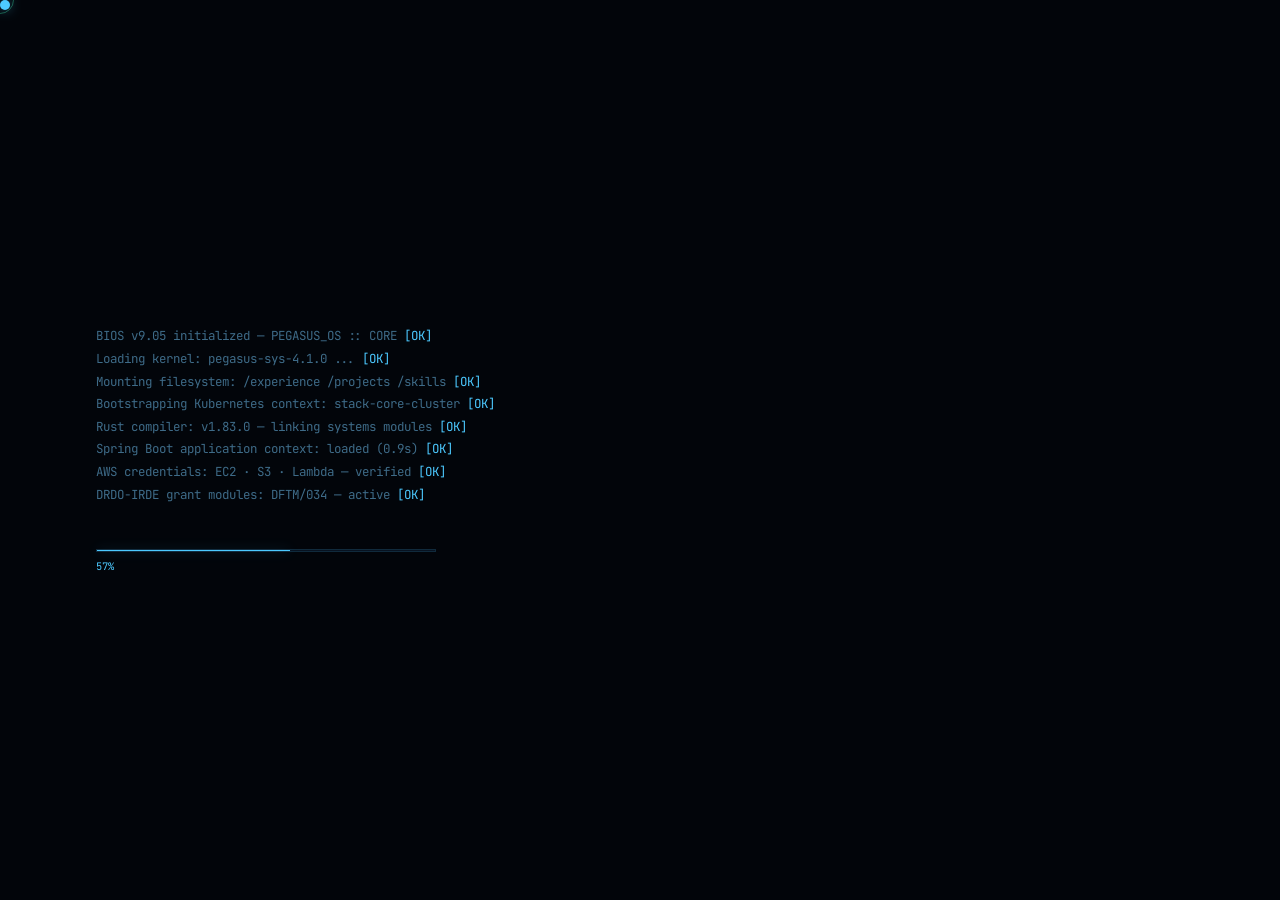
<file: terminals/terminal-stack.html>
<!DOCTYPE html>
<html lang="en">

<head>
  <meta charset="UTF-8">
  <meta name="viewport" content="width=device-width, initial-scale=1.0">
  <title>PEGASUS_OS :: CORE v9.05</title>
  <link
    href="https://fonts.googleapis.com/css2?family=JetBrains+Mono:ital,wght@0,300;0,400;0,500;0,700;1,300&family=Share+Tech+Mono&display=swap"
    rel="stylesheet">
  <style>
    *,
    *::before,
    *::after {
      margin: 0;
      padding: 0;
      box-sizing: border-box;
    }

    :root {
      --bg: #02050a;
      --bg1: #050b14;
      --bg2: #081321;

      --green: #4cc9ff;
      /* primary neon blue */
      --green2: #2aa8e8;
      /* darker accent */
      --dim: #1c5c85;
      /* dim text */

      --amber: #7dd3fc;
      /* highlight */
      --red: #ff5c7c;
      --blue: #60a5fa;

      --text: #b8dfff;
      --muted: #3e6b88;
      --border: rgba(76, 201, 255, 0.12);

      --glow: 0 0 12px rgba(76, 201, 255, 0.45);
      --glow-lg: 0 0 40px rgba(76, 201, 255, 0.18);
    }

    html,
    body {
      width: 100%;
      height: 100%;
      background: var(--bg);
      color: var(--text);
      font-family: 'JetBrains Mono', monospace;
      overflow: hidden;
    }

    /* ── CURSOR ── */
    #cur {
      position: fixed;
      width: 10px;
      height: 10px;
      border-radius: 50%;
      background: var(--green);
      pointer-events: none;
      z-index: 9999;
      mix-blend-mode: screen;
      transition: transform .1s;
      box-shadow: var(--glow);
    }

    #cur-r {
      position: fixed;
      width: 28px;
      height: 28px;
      border: 1px solid rgba(52, 211, 153, .4);
      border-radius: 50%;
      pointer-events: none;
      z-index: 9998;
      transition: left .12s ease, top .12s ease;
    }

    /* ── NEURAL CANVAS ── */
    #neural {
      position: fixed;
      inset: 0;
      z-index: 0;
      opacity: .4;
    }

    /* ── BOOT SCREEN ── */
    #boot {
      position: fixed;
      inset: 0;
      z-index: 100;
      background: var(--bg);
      display: flex;
      flex-direction: column;
      justify-content: center;
      align-items: flex-start;
      padding: 4rem 6rem;
      transition: opacity .6s ease;
    }

    #boot.hide {
      opacity: 0;
      pointer-events: none;
    }

    #boot-lines {
      display: flex;
      flex-direction: column;
      gap: .35rem;
    }

    .boot-line {
      font-size: .78rem;
      color: var(--muted);
      opacity: 0;
      transform: translateX(-8px);
      transition: opacity .3s, transform .3s;
    }

    .boot-line.show {
      opacity: 1;
      transform: none;
    }

    .boot-line.ok::after {
      content: ' [OK]';
      color: var(--green);
    }

    .boot-line.warn::after {
      content: ' [WARN]';
      color: var(--amber);
    }

    .boot-line span {
      color: var(--green);
    }

    #boot-bar-wrap {
      margin-top: 1.5rem;
      width: 340px;
      height: 3px;
      background: var(--bg2);
      border: 1px solid var(--border);
      opacity: 0;
      transition: opacity .3s;
    }

    #boot-bar-wrap.show {
      opacity: 1;
    }

    #boot-bar {
      height: 100%;
      width: 0%;
      background: var(--green);
      box-shadow: var(--glow);
      transition: width .05s linear;
    }

    #boot-pct {
      font-size: .65rem;
      color: var(--green);
      margin-top: .4rem;
      opacity: 0;
    }

    #boot-pct.show {
      opacity: 1;
    }

    /* ── MAIN OS SHELL ── */
    #os {
      position: fixed;
      inset: 0;
      z-index: 10;
      display: grid;
      grid-template-rows: 28px 1fr 24px;
      grid-template-columns: 230px 1fr;
      opacity: 0;
      transition: opacity .8s;
    }

    #os.show {
      opacity: 1;
    }

    /* ── TOPBAR ── */
    #topbar {
      grid-column: 1/-1;
      background: rgba(2, 8, 4, .95);
      border-bottom: 1px solid var(--border);
      display: flex;
      align-items: center;
      justify-content: space-between;
      padding: 0 1rem;
      font-size: .6rem;
      letter-spacing: 1.5px;
      backdrop-filter: blur(10px);
      white-space: nowrap;
      overflow: hidden;
    }

    .tb-left {
      color: var(--green);
      display: flex;
      gap: 1.5rem;
    }

    .tb-left span {
      color: var(--muted);
    }

    .tb-right {
      color: var(--muted);
      display: flex;
      gap: 1.5rem;
    }

    .tb-right b {
      color: var(--amber);
    }

    #clock {
      color: var(--green);
    }

    /* ── SIDEBAR ── */
    #sidebar {
      background: rgba(3, 10, 5, .92);
      border-right: 1px solid var(--border);
      display: flex;
      flex-direction: column;
      overflow-y: auto;
      overflow-x: hidden;
      backdrop-filter: blur(8px);
    }

    #sidebar::-webkit-scrollbar {
      width: 2px;
    }

    #sidebar::-webkit-scrollbar-thumb {
      background: var(--dim);
    }

    .sb-section {
      padding: .6rem .8rem .3rem;
    }

    .sb-label {
      font-size: .5rem;
      color: var(--muted);
      letter-spacing: 2px;
      text-transform: uppercase;
      margin-bottom: .4rem;
    }

    .cmd-btn {
      display: block;
      width: 100%;
      padding: .4rem .6rem;
      font-family: 'JetBrains Mono', monospace;
      font-size: .62rem;
      color: var(--muted);
      background: transparent;
      border: none;
      border-radius: 2px;
      text-align: left;
      cursor: pointer;
      transition: all .15s;
      letter-spacing: .3px;
      position: relative;
    }

    .cmd-btn::before {
      content: '$ ';
      color: var(--dim);
      transition: color .15s;
    }

    .cmd-btn:hover {
      color: var(--green);
      background: rgba(52, 211, 153, .05);
    }

    .cmd-btn:hover::before {
      color: var(--green);
    }

    .cmd-btn.active {
      color: var(--green);
      background: rgba(52, 211, 153, .08);
      border-left: 2px solid var(--green);
      padding-left: calc(.6rem - 2px);
    }

    .cmd-btn.active::before {
      color: var(--green);
    }

    .cmd-btn.danger {
      color: rgba(255, 92, 124, 0.6);
    }

    .cmd-btn.danger::before {
      color: rgba(255, 92, 124, 0.35);
    }

    .cmd-btn.danger:hover {
      color: var(--red);
      background: rgba(255, 92, 124, 0.06);
    }

    .cmd-btn.danger:hover::before {
      color: var(--red);
    }

    .cmd-btn.danger.active {
      color: var(--red);
      background: rgba(255, 92, 124, 0.08);
      border-left-color: var(--red);
    }

    .sb-divider {
      height: 1px;
      background: var(--border);
      margin: .5rem .8rem;
    }

    .sb-info {
      padding: .5rem .8rem;
      font-size: .55rem;
      color: var(--muted);
      line-height: 1.8;
    }

    .sb-info b {
      color: var(--green);
    }

    /* ── TERMINAL PANE ── */
    #terminal-wrap {
      display: flex;
      flex-direction: column;
      background: rgba(2, 8, 4, .88);
      overflow: hidden;
      backdrop-filter: blur(6px);
      position: relative;
    }

    #terminal {
      flex: 1;
      overflow-y: auto;
      overflow-x: hidden;
      padding: 1.2rem 1.5rem .6rem;
      word-wrap: break-word;
      overflow-wrap: break-word;
      min-width: 0;
    }

    #terminal::-webkit-scrollbar {
      width: 3px;
    }

    #terminal::-webkit-scrollbar-thumb {
      background: var(--dim);
    }

    /* ── INPUT LINE ── */
    #input-line {
      display: flex;
      align-items: center;
      gap: .5rem;
      padding: .5rem 1.5rem .7rem;
      border-top: 1px solid var(--border);
      flex-shrink: 0;
    }

    .input-prompt {
      font-size: .72rem;
      color: var(--green);
      white-space: nowrap;
      user-select: none;
    }

    #cmd-input {
      flex: 1;
      background: transparent;
      border: none;
      outline: none;
      font-family: 'JetBrains Mono', monospace;
      font-size: .72rem;
      color: var(--text);
      caret-color: var(--green);
      letter-spacing: .3px;
    }

    #cmd-input::placeholder {
      color: var(--muted);
    }

    /* Autocomplete hint */
    #hint {
      font-size: .65rem;
      color: var(--dim);
      padding: 0 1.5rem .4rem;
      flex-shrink: 0;
    }

    .t-line {
      font-size: .72rem;
      line-height: 1.7;
      color: var(--text);
      margin-bottom: .05rem;
      white-space: normal;
      word-break: break-word;
      overflow-wrap: break-word;
      width: 100%;
      display: block;
    }

    .t-line.prompt {
      color: var(--green);
    }

    .t-line.prompt::before {
      content: 'peagasus@core:~$ ';
    }

    .t-line.comment {
      color: var(--muted);
      font-style: italic;
    }

    .t-line.heading {
      color: var(--green);
      font-weight: 700;
      font-size: .8rem;
      margin: .6rem 0 .2rem;
    }

    .t-line.subheading {
      color: var(--amber);
      font-size: .68rem;
      margin: .4rem 0 .1rem;
    }

    .t-line.success {
      color: var(--green);
    }

    .t-line.warn {
      color: var(--amber);
    }

    .t-line.err {
      color: var(--red);
    }

    .t-line.blank {
      height: .4rem;
    }

    .t-line.blue {
      color: var(--blue);
    }

    .t-line b {
      color: var(--green);
      font-weight: 700;
    }

    .t-line .hi {
      color: var(--amber);
    }

    .t-line .lo {
      color: var(--muted);
    }

    .t-line .red {
      color: var(--red);
    }

    .t-line .bl {
      color: var(--blue);
    }

    .t-line .vl {
      color: var(--violet);
    }

    .t-cursor {
      display: inline-block;
      width: 7px;
      height: 13px;
      background: var(--green);
      vertical-align: middle;
      animation: blink 1s step-end infinite;
    }

    @keyframes blink {
      50% {
        opacity: 0
      }
    }

    .t-line.heading {
      text-shadow: 0 0 14px rgba(132, 209, 243, 0.7), 0 0 30px rgba(255, 179, 0, 0.25);
    }

    .prog-row {
      display: flex;
      align-items: center;
      gap: .8rem;
      margin: .15rem 0;
    }

    .prog-label {
      font-size: .62rem;
      color: var(--muted);
      width: 130px;
      flex-shrink: 0;
    }

    .prog-bar {
      flex: 1;
      height: 5px;
      background: rgba(52, 211, 153, .08);
      border: 1px solid var(--border);
      position: relative;
      max-width: 200px;
    }

    .prog-fill {
      height: 100%;
      background: var(--green);
      box-shadow: var(--glow);
      transition: width 1.2s ease;
      width: 0;
    }

    .prog-val {
      font-size: .58rem;
      color: var(--green);
      width: 36px;
    }

    .proj-inline {
      border-left: 2px solid var(--green);
      padding: .5rem .8rem;
      margin: .3rem 0;
      background: rgba(52, 211, 153, .03);
      transition: background .2s;
    }

    .proj-inline:hover {
      background: rgba(52, 211, 153, .07);
    }

    .proj-inline .p-name {
      color: var(--green);
      font-size: .72rem;
      font-weight: 700;
    }

    .proj-inline .p-tag {
      font-size: .58rem;
      color: var(--muted);
      margin-bottom: .3rem;
    }

    .proj-inline .p-desc {
      font-size: .65rem;
      color: var(--text);
      line-height: 1.7;
    }

    .proj-inline .p-stack {
      font-size: .58rem;
      color: var(--dim);
      margin-top: .3rem;
    }

    /* Skill logo pill */
    .skill-pill {
      display: inline-flex;
      align-items: center;
      gap: 5px;
      background: rgba(52, 211, 153, .08);
      border: 1px solid rgba(52, 211, 153, .15);
      padding: .15rem .5rem;
      margin: .12rem .1rem;
      font-size: .6rem;
      color: var(--text);
      vertical-align: middle;
    }

    .skill-pill img {
      width: 12px;
      height: 12px;
      object-fit: contain;
      filter: brightness(1.2);
    }

    /* ── STATUS BAR ── */
    #statusbar {
      grid-column: 1/-1;
      background: var(--green);
      color: var(--bg);
      display: flex;
      align-items: center;
      justify-content: space-between;
      padding: 0 1rem;
      font-size: .55rem;
      font-weight: 700;
      letter-spacing: 1px;
    }

    /* SCANLINE */
    #os::after {
      content: '';
      position: fixed;
      inset: 0;
      background: repeating-linear-gradient(0deg, transparent, transparent 2px, rgba(0, 0, 0, .04) 2px, rgba(0, 0, 0, .04) 4px);
      pointer-events: none;
      z-index: 50;
    }

    @media(max-width:768px) {
      body {
        cursor: auto;
      }

      #cur,
      #cur-r {
        display: none;
      }

      #os {
        grid-template-rows: 28px auto 1fr auto 24px;
        grid-template-columns: 1fr;
      }

      #sidebar {
        grid-row: 2;
        grid-column: 1;
        border-right: none;
        border-bottom: 1px solid var(--border);
        max-height: none;
        padding: .4rem 0;
      }

      .sb-section {
        display: flex;
        flex-wrap: wrap;
        gap: .3rem;
        padding: .4rem .6rem;
      }

      .sb-label,
      .sb-divider,
      .sb-info {
        display: none;
      }

      .cmd-btn {
        font-size: .58rem;
        padding: .3rem .5rem;
        border: 1px solid var(--border);
        border-radius: 2px;
        width: auto;
      }

      #terminal {
        padding: .8rem 1rem;
      }

      .t-line {
        font-size: .68rem;
      }

      #topbar {
        font-size: .5rem;
        padding: 0 .6rem;
      }

      .tb-right {
        gap: .6rem;
      }

      #statusbar {
        font-size: .46rem;
      }

      #input-line {
        padding: .4rem 1rem .5rem;
      }

      .input-prompt {
        font-size: .66rem;
      }

      #cmd-input {
        font-size: .66rem;
      }
    }
  </style>
</head>

<body>

  <div id="cur"></div>
  <div id="cur-r"></div>
  <canvas id="neural"></canvas>

  <!-- BOOT -->
  <div id="boot">
    <div id="boot-lines"></div>
    <div id="boot-bar-wrap">
      <div id="boot-bar"></div>
    </div>
    <div id="boot-pct">0%</div>
  </div>

  <!-- OS SHELL -->
  <div id="os">

    <div id="topbar">
      <div class="tb-left">
        <span>PEGASUS_OS</span> :: CORE v9.05
        <span style="color:var(--dim)">|</span>
        <span>kernel</span> pegasus-sys-4.1.0
        <span style="color:var(--dim)">|</span>
        <span>node</span> <span id="uptime"
          style="color:var(--green);font-weight:700;text-shadow:0 0 10px rgba(52,211,153,0.6)"></span>
      </div>
      <div class="tb-right">
        <span>AMD, IN</span>
        <span>B.Tech CSE <b>'28</b></span>
        <div id="clock"></div>
      </div>
    </div>

    <div id="sidebar">
      <div class="sb-section">
        <div class="sb-label">// commands</div>
        <button class="cmd-btn" data-cmd="whoami">whoami</button>
        <button class="cmd-btn" data-cmd="ls --experience">ls --experience</button>
        <button class="cmd-btn" data-cmd="ls --projects">ls --projects</button>
        <button class="cmd-btn" data-cmd="cat skills.txt">cat skills.txt</button>
        <button class="cmd-btn" data-cmd="./open-source">./open-source</button>
        <button class="cmd-btn" data-cmd="cat about.txt">cat about.txt</button>
        <button class="cmd-btn" data-cmd="cat contact.txt">cat contact.txt</button>
        <button class="cmd-btn danger" data-cmd="sudo">sudo</button>
        <button class="cmd-btn" data-cmd="help">help</button>
      </div>
      <div class="sb-divider"></div>
      <div class="sb-section">
        <div class="sb-label">// links</div>
        <button class="cmd-btn" data-cmd="open --resume">open --resume</button>
        <button class="cmd-btn" data-cmd="open --github">open --github</button>
        <button class="cmd-btn" data-cmd="open --linkedin">open --linkedin</button>
        <button class="cmd-btn" data-cmd="open --email">open --email</button>
      </div>
      <div class="sb-divider"></div>
      <div class="sb-info">
        <b>HOMASVI KANERIA</b><br>
        B.Tech CSE · Rai University<br>
        CGPA 9.05 / 10 · '28<br>
        <br>
        Ahmedabad, Gujarat, IN
      </div>
    </div>

    <div id="terminal-wrap">
      <div id="terminal"></div>
      <div id="hint">// type a command below or click sidebar · tab to autocomplete · ↑↓ history</div>
      <div id="input-line">
        <span class="input-prompt">pegasus@core:~$&nbsp;</span>
        <input id="cmd-input" type="text" placeholder="type a command..." autocomplete="off" spellcheck="false" />
      </div>
    </div>

    <div id="statusbar">
      <span id="sb-cmd">READY</span>
      <span>PEGASUS_OS :: CORE v9.05 &nbsp;|&nbsp; CSE2028 &nbsp;|&nbsp; ALL SYSTEMS NOMINAL</span>
      <span id="sb-status">●&nbsp;ONLINE</span>
    </div>

  </div>

  <script>
    /* ═══════════════════════════════════════════════
       CURSOR
    ═══════════════════════════════════════════════ */
    const cur = document.getElementById('cur');
    const curR = document.getElementById('cur-r');
    let mx = 0, my = 0, rx = 0, ry = 0;
    document.addEventListener('mousemove', e => {
      mx = e.clientX; my = e.clientY;
      cur.style.left = mx - 5 + 'px'; cur.style.top = my - 5 + 'px';
    });
    (function animR() {
      rx += (mx - rx - 14) * .13; ry += (my - ry - 14) * .13;
      curR.style.left = rx + 'px'; curR.style.top = ry + 'px';
      requestAnimationFrame(animR);
    })();
    document.querySelectorAll('button,a').forEach(el => {
      el.addEventListener('mouseenter', () => { cur.style.transform = 'scale(2.5)'; });
      el.addEventListener('mouseleave', () => { cur.style.transform = ''; });
    });

    /* ═══════════════════════════════════════════════
       NEURAL CANVAS
    ═══════════════════════════════════════════════ */
    (function () {
      const c = document.getElementById('neural');
      const ctx = c.getContext('2d');
      let W, H, nodes = [], mouse = { x: 0, y: 0 };
      function resize() { W = c.width = window.innerWidth; H = c.height = window.innerHeight; }
      resize(); window.addEventListener('resize', resize);
      document.addEventListener('mousemove', e => { mouse.x = e.clientX; mouse.y = e.clientY; });
      class Node {
        constructor() {
          this.x = Math.random() * W; this.y = Math.random() * H;
          this.vx = (Math.random() - .5) * .3; this.vy = (Math.random() - .5) * .3;
          this.r = Math.random() * 1.5 + .5;
        }
        update() {
          this.x += this.vx; this.y += this.vy;
          if (this.x < 0 || this.x > W) this.vx *= -1;
          if (this.y < 0 || this.y > H) this.vy *= -1;
        }
      }
      for (let i = 0; i < 90; i++) nodes.push(new Node());
      function draw() {
        ctx.clearRect(0, 0, W, H);
        nodes.forEach(n => {
          n.update();
          const dx = mouse.x - n.x, dy = mouse.y - n.y;
          const d = Math.sqrt(dx * dx + dy * dy);
          if (d < 120) { n.vx -= dx / d * .04; n.vy -= dy / d * .04; }
          ctx.beginPath();
          ctx.arc(n.x, n.y, n.r, 0, Math.PI * 2);
          ctx.fillStyle = 'rgba(52,211,153,.7)';
          ctx.fill();
        });
        for (let i = 0; i < nodes.length; i++) {
          for (let j = i + 1; j < nodes.length; j++) {
            const dx = nodes[i].x - nodes[j].x, dy = nodes[i].y - nodes[j].y;
            const d = Math.sqrt(dx * dx + dy * dy);
            if (d < 130) {
              ctx.beginPath();
              ctx.moveTo(nodes[i].x, nodes[i].y);
              ctx.lineTo(nodes[j].x, nodes[j].y);
              ctx.strokeStyle = `rgba(52,211,153,${(1 - d / 130) * .15})`;
              ctx.lineWidth = .6;
              ctx.stroke();
            }
          }
        }
        requestAnimationFrame(draw);
      }
      draw();
    })();

    /* ═══════════════════════════════════════════════
       CLOCK & UPTIME
    ═══════════════════════════════════════════════ */
    function updateUptime() {
      const now = new Date();
      const days = Math.floor((now - new Date('2026-01-01')) / 86400000);
      document.getElementById('uptime').textContent = `#${String(days < 0 ? 0 : days).padStart(4, '0')}`;
    }
    updateUptime();
    setInterval(updateUptime, 60000);

    function tick() {
      const d = new Date();
      document.getElementById('clock').textContent = [d.getHours(), d.getMinutes(), d.getSeconds()].map(v => String(v).padStart(2, '0')).join(':');
    }
    tick(); setInterval(tick, 1000);

    /* ═══════════════════════════════════════════════
       BOOT SEQUENCE
    ═══════════════════════════════════════════════ */
    const bootLines = [
      { t: 'BIOS v9.05 initialized — PEGASUS_OS :: CORE', cls: 'ok' },
      { t: 'Loading kernel: pegasus-sys-4.1.0 ...', cls: 'ok' },
      { t: 'Mounting filesystem: /experience /projects /skills', cls: 'ok' },
      { t: 'Bootstrapping Kubernetes context: stack-core-cluster', cls: 'ok' },
      { t: 'Rust compiler: v1.83.0 — linking systems modules', cls: 'ok' },
      { t: 'Spring Boot application context: loaded (0.9s)', cls: 'ok' },
      { t: 'AWS credentials: EC2 · S3 · Lambda — verified', cls: 'ok' },
      { t: 'DRDO-IRDE grant modules: DFTM/034 — active', cls: 'ok' },
      { t: 'Emerson Agentic AI service: session-isolated backend ONLINE', cls: 'ok' },
      { t: 'RAG pipeline: LangChain + FAISS — indexed', cls: 'ok' },
      { t: 'Docker daemon: running — 12 containers healthy', cls: 'ok' },
      { t: 'Grafana observability stack: Prometheus scraping', cls: 'ok' },
      { t: 'Open-source contributions: NGAOpenData · adenhq · Roboflow', cls: 'ok' },
      { t: 'All systems nominal. Booting desktop ...', cls: '' },
    ];

    async function runBoot() {
      const wrap = document.getElementById('boot-lines');
      const bar = document.getElementById('boot-bar');
      const pct = document.getElementById('boot-pct');
      const barWrap = document.getElementById('boot-bar-wrap');
      barWrap.classList.add('show'); pct.classList.add('show');
      for (let i = 0; i < bootLines.length; i++) {
        const div = document.createElement('div');
        div.className = 'boot-line ' + (bootLines[i].cls || '');
        div.textContent = bootLines[i].t;
        wrap.appendChild(div);
        await sleep(20); div.classList.add('show');
        const p = Math.round(((i + 1) / bootLines.length) * 100);
        bar.style.width = p + '%'; pct.textContent = p + '%';
        await sleep(i === bootLines.length - 1 ? 400 : 110);
      }
      await sleep(500);
      document.getElementById('boot').classList.add('hide');
      document.getElementById('os').classList.add('show');
      document.getElementById('cmd-input').focus({ preventScroll: true });
      await sleep(800);
      runCommand('whoami', true);
    }

    /* ═══════════════════════════════════════════════
       TERMINAL ENGINE
    ═══════════════════════════════════════════════ */
    const term = document.getElementById('terminal');
    let busy = false;

    function sleep(ms) { return new Promise(r => setTimeout(r, ms)); }

    function addLine(text = '', cls = '', delay = 0) {
      return new Promise(resolve => {
        setTimeout(() => {
          const d = document.createElement('div');
          d.className = 't-line ' + (cls || '');
          d.innerHTML = text;
          term.appendChild(d);
          term.scrollTop = term.scrollHeight;
          resolve(d);
        }, delay);
      });
    }

    async function typeText(text, cls = '', speed = 18) {
      const d = document.createElement('div');
      d.className = 't-line ' + (cls || '');
      term.appendChild(d);
      for (let i = 0; i <= text.length; i++) {
        d.textContent = text.slice(0, i);
        term.scrollTop = term.scrollHeight;
        await sleep(speed);
      }
      return d;
    }

    async function addPrompt(cmd) {
      const d = document.createElement('div');
      d.className = 't-line prompt';
      term.appendChild(d);
      for (let i = 0; i <= cmd.length; i++) {
        d.textContent = cmd.slice(0, i);
        await sleep(28);
      }
      term.scrollTop = term.scrollHeight;
    }

    async function addBlank() { await addLine('', 'blank'); }

    function skillTag(name, logoUrl) {
      return `<span class="skill-pill"><img src="${logoUrl}" alt="${name}"> ${name}</span>`;
    }

    const DEVICON = 'https://cdn.jsdelivr.net/gh/devicons/devicon@latest/icons';
    const LOGOS = {
      'C': `${DEVICON}/c/c-original.svg`,
      'C++': `${DEVICON}/cplusplus/cplusplus-original.svg`,
      'Python': `${DEVICON}/python/python-original.svg`,
      'Java': `${DEVICON}/java/java-original.svg`,
      'JavaScript': `${DEVICON}/javascript/javascript-original.svg`,
      'Rust': `${DEVICON}/rust/rust-original.svg`,
      'Bash': `${DEVICON}/bash/bash-original.svg`,
      'Spring Boot': `${DEVICON}/spring/spring-original.svg`,
      'React': `${DEVICON}/react/react-original.svg`,
      'Svelte': `${DEVICON}/svelte/svelte-original.svg`,
      'Express': `${DEVICON}/express/express-original.svg`,
      'FastAPI': `${DEVICON}/fastapi/fastapi-original.svg`,
      'Kafka': `${DEVICON}/apachekafka/apachekafka-original.svg`,
      'PyTorch': `${DEVICON}/pytorch/pytorch-original.svg`,
      'AWS': `${DEVICON}/amazonwebservices/amazonwebservices-plain-wordmark.svg`,
      'Docker': `${DEVICON}/docker/docker-original.svg`,
      'Kubernetes': `${DEVICON}/kubernetes/kubernetes-original.svg`,
      'Grafana': `${DEVICON}/grafana/grafana-original.svg`,
      'Terraform': `${DEVICON}/terraform/terraform-original.svg`,
      'GraphQL': `${DEVICON}/graphql/graphql-plain.svg`,
      'MySQL': `${DEVICON}/mysql/mysql-original.svg`,
      'MongoDB': `${DEVICON}/mongodb/mongodb-original.svg`,
      'Redis': `${DEVICON}/redis/redis-original.svg`,
      'PostgreSQL': `${DEVICON}/postgresql/postgresql-original.svg`,
      'LangChain': `${DEVICON}/python/python-original.svg`,
      'MariaDB': `${DEVICON}/mariadb/mariadb-original.svg`,
    };

    /* ── COMMANDS ── */
    const COMMANDS = {

      'sudo': async () => {
        if (window._sudoGranted) {
          await addBlank();
          await addLine('<span style="color:var(--green)">sudo: already have root access. What more do you want?</span>');
          return;
        }
        await addBlank();
        await addLine('<span style="color:var(--muted)">[sudo] password for adithya: Type it below</span>');
        await addLine('<span style="color:var(--dim)">hint: <b>you</b> already know it.</span>', 'comment');
        await addLine('Ctrl+C to cancel.', 'comment');
        await sleep(400);
        passwordMode = true;
        passwordAttempts = 0;
        input.type = 'password';
        input.placeholder = 'enter password...';
        busy = false;  // ← must release before returning so input works
        input.focus({ preventScroll: true });
        // don't await anything after — return immediately
      },

      'rm -rf': async () => {
        await addBlank();
        await addLine('executing rm -rf /*', 'comment');
        await sleep(300);
        const logs = [
          'rm: descending into /',
          'rm: descending into /home/adithya',
          'rm: removing /projects/everything',
          'rm: removing /memories/good-ones',
          'rm: removing /sanity',
          'rm: removing /will-to-live',
        ];
        for (const l of logs) { await addLine(l, 'comment'); await sleep(120); }
        await addLine('<span style="color:var(--red)">rm: removed 2,847 files. all of them. congrats.</span>');
        await sleep(700);

        for (let i = 0; i < 8; i++) { term.style.opacity = i % 2 === 0 ? '0.1' : '1'; await sleep(60); }
        term.style.opacity = '1';
        await sleep(400);

        // destroy the UI
        document.getElementById('sidebar').style.transition = 'opacity 0.6s';
        document.getElementById('sidebar').style.opacity = '0';
        document.getElementById('topbar').style.transition = 'opacity 0.6s';
        document.getElementById('topbar').style.opacity = '0';
        document.getElementById('statusbar').style.transition = 'opacity 0.6s';
        document.getElementById('statusbar').style.opacity = '0';
        await sleep(700);
        document.getElementById('sidebar').style.display = 'none';
        document.getElementById('topbar').style.display = 'none';
        document.getElementById('statusbar').style.display = 'none';

        // expand terminal to full screen
        document.getElementById('os').style.gridTemplateColumns = '1fr';
        document.getElementById('os').style.gridTemplateRows = '1fr auto';
        document.querySelectorAll('.cmd-btn').forEach(b => b.disabled = true);
        window._destroyed = true;
        window._sudoGranted = false;  // ← add this — revoke after use

        term.innerHTML = '';
        await addBlank();
        await typeText("What made you think that was a good idea? Because I said so?", 'err', 28);
        await sleep(700);
        await typeText("Now everything is ruined.", 'err', 32);
        await sleep(500);
        await addBlank();
        await addLine('<span style="color:var(--dim)">messiah@pegasus-core:$ ~ help</span>');
        await sleep(400);
        await addLine('maybe restarting your browser will fix this.', 'comment');
        await sleep(600);
        await addLine('<span style="color:var(--dim)">...or maybe you can <b>save</b> this wihtout a restart. just a thought.</span>');
        await addBlank();
        hintEl.textContent = '// system compromised — only: save';
      },

      'save': async () => {
        term.innerHTML = '';
        await addBlank();
        await addLine('attempting recovery...', 'comment');
        await sleep(500);
        const restores = ['/sanity', '/memories/good-ones', '/projects/everything', '/will-to-live'];
        for (const r of restores) {
          await addLine(`restoring ${r} ... <span style="color:#22c55e">ok</span>`, 'comment');
          await sleep(300);
        }
        await sleep(200);

        // restore UI
        document.getElementById('topbar').style.display = '';
        document.getElementById('sidebar').style.display = '';
        document.getElementById('statusbar').style.display = '';
        await sleep(100);
        document.getElementById('topbar').style.opacity = '1';
        document.getElementById('sidebar').style.opacity = '1';
        document.getElementById('statusbar').style.opacity = '1';
        document.getElementById('os').style.gridTemplateColumns = '';
        document.getElementById('os').style.gridTemplateRows = '';
        document.querySelectorAll('.cmd-btn').forEach(b => b.disabled = false);
        tauntIdx = 0;
        window._destroyed = false;

        await addLine('<span style="color:#22c55e">system restored. all 2,847 files recovered.</span>');
        await sleep(400);
        await addLine('<span style="color:#9b8b8b"> Congratulations! You unlocked the Easter Egg!</span>', 'comment');
        await addLine('Thanks for trying it out!!', 'comment');
        await addBlank();
        hintEl.textContent = '// type a command below or click sidebar  ·  tab to autocomplete  ·  ↑↓ history';
      },

      'whoami': async () => {
        term.innerHTML = '';
        await addBlank();
        const box = document.createElement('div');
        box.style.cssText = 'border:1px solid rgba(52,211,153,0.25);padding:.55rem 1.1rem;margin:.2rem 0;display:inline-block;font-size:.72rem;color:var(--muted);letter-spacing:.5px;';
        box.innerHTML = 'V S Homasvi Kaneria &nbsp;<span style="color:var(--dim)">·</span>&nbsp; AI &amp; Systems Engineer';
        term.appendChild(box);
        term.scrollTop = term.scrollHeight;
        await addBlank();

        // set up image before typing starts — opacity 0, no transition yet
        const bg = document.createElement('img');
        bg.src = 'walter.png';
        bg.style.cssText = `
      position:absolute; top:50%; left:50%;
      transform:translate(-50%,-50%);
      width:420px; height:auto;
      opacity:0;
      pointer-events:none;
      z-index:0; user-select:none;
      filter: blur(0.5px) grayscale(100%);
      transition: opacity 1.8s ease;
    `;
        term.style.position = 'relative';
        term.appendChild(bg);

        // midpoint of "I am the one who codes." at 22ms/char = ~260ms
        setTimeout(() => { bg.style.opacity = '0.045'; }, 260);

        await typeText("I am not the one who types, Skyler. I am the one who codes", '', 22);

        // fade out after 8s
        setTimeout(() => { bg.style.transition = 'opacity 3s ease'; bg.style.opacity = '0'; }, 8500);
        setTimeout(() => { bg.remove(); }, 11000);

        await sleep(600);
        await typeText("Now... Say my name.", '', 75);
        await sleep(500);
        await typeText("Homasvi Kaneria", 'heading', 50); // continue on same line by putting ... after it
        await sleep(300);
        await typeText("You're goddamn right.", '', 80);
        await sleep(400);
        await addBlank();
        await addLine('Strong CS fundamentals — DSA, systems, cloud infra — backed by production engineering at <b>Emerson</b> and applied research under <b>DRDO-IRDE</b>. I work across the full stack: from <b>Rust low-latency services</b> to <b>Kubernetes cluster orchestration</b> to <b>LLM-powered agents</b>. Looking for SDE, AI/ML, and systems engineering roles.');
        await addBlank();
        await addLine('<span class="hi">↳ Education :</span>  B.Tech CSE · Rai University · CGPA 9.05 / 10 · 2022–2026');
        await addLine('<span class="hi">↳ Location  :</span>  Ahmedabad, Gujarat, IN');
        await addLine('<span class="hi">↳ Open to   :</span>  SDE · Systems Engineering · AI/ML · Fintech · Research');
        await addBlank();
        await addLine('// click a command on the left or type below to explore ↓', 'comment');
        await addBlank();
      },

      'ls --experience': async () => {
        await addBlank();
        await addLine('EXPERIENCE  //  ls --experience', 'heading');
        await addLine('━━━━━━━━━━━━━━━━━━━━━━━━━━━━━━━━━━━━━━━━━━━━━━━━━━━━━━━━━', 'comment');
        await addBlank();

        // Emerson
        await addLine('<span class="hi">[ 01 ]</span>  SDE (Agentic AI) Intern', 'subheading');
        await addLine('<span class="hi">Company  :</span>  <b>Emerson</b>');
        await addLine('<span class="hi">Period   :</span>  Jul 2025 – Present  ·  Ahmedabad, Gujarat, IN');
        await addBlank();

        const emWork = [
          {
            title: 'Invoicing System — React · FastAPI · C++ Engines',
            desc: 'Reduced manual billing time by <b>90%</b>. Full-stack implementation with a React frontend, FastAPI orchestration layer, and C++ computation engines for high-throughput invoice generation.',
          },
          {
            title: 'Session-Isolated Agentic Backend',
            desc: 'Designed a backend service supporting <b>1,000+ concurrent users</b> with TTFT p95 latency under 3s. Deployed on fully local, in-house infrastructure to meet strict security constraints. Zero cloud egress.',
          },
          {
            title: 'RAG Service — LangChain + FAISS',
            desc: 'Built a retrieval-augmented generation service with optimized chunking and retrieval strategies, <b>improving answer accuracy</b> for internal knowledge base queries.',
          },
        ];
        for (const w of emWork) {
          const el = document.createElement('div');
          el.className = 'proj-inline';
          el.innerHTML = `<div class="p-name">▸ ${w.title}</div><div class="p-desc">${w.desc}</div>`;
          term.appendChild(el);
          term.scrollTop = term.scrollHeight;
          await sleep(100);
        }

        await addBlank();

        // DRDO
        await addLine('<span class="hi">[ 02 ]</span>  Research Intern (Part-Time)', 'subheading');
        await addLine('<span class="hi">Company  :</span>  <b>DRDO-IRDE</b> — Sanctioned Grant No. DFTM/034 (via VNR VJIET)');
        await addLine('<span class="hi">Period   :</span>  Jan 2026 – Present  ·  Ahmedabad, Gujarat, IN');
        await addBlank();

        const metrics = [
          { label: 'Scene Context Improvement', val: '150+%', pct: 82 },
          { label: 'Inference Latency Reduction', val: '90%', pct: 90 },
          { label: 'Structural Similarity (SSIM)', val: '92%', pct: 92 },
        ];
        for (const m of metrics) {
          const row = document.createElement('div');
          row.className = 'prog-row';
          row.innerHTML = `<span class="prog-label">  ${m.label}</span><div class="prog-bar"><div class="prog-fill" style="width:0%" data-w="${m.pct}%"></div></div><span class="prog-val">${m.val}</span>`;
          term.appendChild(row);
          term.scrollTop = term.scrollHeight;
          await sleep(80);
        }
        setTimeout(() => { document.querySelectorAll('.prog-fill').forEach(f => { f.style.width = f.dataset.w; }); }, 100);

        await addBlank();
        await addLine('Developed <b>Transformer models</b> restoring weather degradation in images. Used Image Enhancement Algorithms for scene context analysis. Network pruning + pipeline-level optimizations for latency reduction.');
        await addBlank();
      },

      'ls --projects': async () => {
        await addBlank();
        await addLine('PROJECTS  //  selected work', 'heading');
        await addLine('━━━━━━━━━━━━━━━━━━━━━━━━━━━━━━━━━━━━━━━━━━━━━━━━━━━━━━━━━', 'comment');
        await addBlank();

        const projects = [
          {
            name: 'KUBERNETES-NATIVE MULTI-STORE ORCHESTRATION',
            tag: 'Cloud Infrastructure · AWS Deployment · Systems',
            desc: 'Store provisioning platform enabling one-click creation and teardown of isolated WordPress e-commerce stores (namespace, secrets, PVCs). Idempotent lifecycle management across <b>100+ store instances</b> on a shared cluster.',
            stack: 'React · Nginx · Helm · Redis · Docker · Kubernetes · AWS',
            link: 'https://github.com/JVSHOMASVI',
          },
          {
            name: 'REAL-TIME ORACLE PRICE FEED SYSTEM',
            tag: 'Rust · Low-Latency · High Frequency Trade',
            desc: 'Low-latency price ingestion service with <b>~40ms updates</b>. Redis caching, PostgreSQL storage, REST APIs, health checks, Prometheus observability. Svelte frontend for HFT operations.',
            stack: 'Rust · Redis · PostgreSQL · Prometheus · Svelte',
            link: 'https://github.com/JVSHOMASVI',
          },
          {
            name: 'CUSUITE — WINDOWS ENVIRONMENT MANAGER',
            tag: 'Systems · CUDA · DevOps Tooling',
            desc: 'Automated GPU, driver, CUDA, and cuDNN version checks via system and NVIDIA APIs. <b>Reduced CUDA setup time by 80%</b>. Tested 30+ REST APIs for driver compatibility. Released v1.13.9-12 on GitHub.',
            stack: 'Python · NVIDIA APIs · REST · Bash · Windows',
            link: 'https://github.com/JVSHOMASVI',
          },
        ];

        for (const p of projects) {
          const el = document.createElement('div');
          el.className = 'proj-inline';
          el.innerHTML = `<div class="p-name">▸ ${p.name} <a href="${p.link}" target="_blank" style="font-size:.55rem;color:var(--muted);border:1px solid var(--border);padding:.1rem .4rem;margin-left:.5rem;text-decoration:none;transition:color .2s" onmouseover="this.style.color='var(--green)'" onmouseout="this.style.color='var(--muted)'">↗ github</a></div><div class="p-tag">${p.tag}</div><div class="p-desc">${p.desc}</div><div class="p-stack">// ${p.stack}</div>`;
          term.appendChild(el);
          term.scrollTop = term.scrollHeight;
          await sleep(130);
        }
        await addBlank();
      },

      'cat skills.txt': async () => {
        await addBlank();
        await addLine('SKILLS  //  cat skills.txt', 'heading');
        await addLine('━━━━━━━━━━━━━━━━━━━━━━━━━━━━━━━━━━━━━━━━━━━━━━━━━━━━━━━━━', 'comment');
        await addBlank();

        const groups = [
          { cat: 'Languages', items: ['C', 'C++', 'Python', 'Java', 'JavaScript', 'Rust', 'Bash'] },
          { cat: 'Frameworks', items: ['Spring Boot', 'React', 'Svelte', 'Express', 'FastAPI', 'Kafka', 'PyTorch'] },
          { cat: 'Cloud & Infra', items: ['AWS', 'Docker', 'Kubernetes', 'Grafana', 'Terraform', 'GraphQL'] },
          { cat: 'AI & Data', items: ['LangChain', 'MySQL', 'MariaDB', 'MongoDB', 'Redis', 'PostgreSQL'] },
        ];

        for (const g of groups) {
          const line = document.createElement('div');
          line.className = 't-line';
          line.style.cssText = 'margin:.25rem 0; display:flex; flex-wrap:wrap; align-items:center; gap:.1rem;';
          const label = document.createElement('span');
          label.style.cssText = 'color:var(--amber);font-size:.62rem;width:110px;flex-shrink:0;display:inline-block;';
          label.textContent = g.cat;
          line.appendChild(label);
          const pillsWrap = document.createElement('span');
          pillsWrap.innerHTML = g.items.map(i => skillTag(i, LOGOS[i] || `${DEVICON}/python/python-original.svg`)).join('');
          line.appendChild(pillsWrap);
          term.appendChild(line);
          term.scrollTop = term.scrollHeight;
          await sleep(90);
        }
        await addBlank();
      },

      './open-source': async () => {
        await addBlank();
        await addLine('OPEN SOURCE  //  ./open-source --contributions', 'heading');
        await addLine('━━━━━━━━━━━━━━━━━━━━━━━━━━━━━━━━━━━━━━━━━━━━━━━━━━━━━━━━━', 'comment');
        await addBlank();
        await addLine('PROJECT SARVADRUSHTI ─────────────────────────────────────', 'subheading');
        await addLine('<span class="hi">Role   :</span>  Core Contributor (Systems and AI) · Feb 2024 – Oct 2024');
        await addLine('<span class="hi">Status :</span>  Pre-incubated · Institutional grant procurement');
        await addBlank();

        const sarWork = [
          'Built and validated Vision Enhancement algorithms for paramilitary use cases.',
          'Built REST APIs and ingestion pipelines with sub-500ms latency, integrity checks, and fallback handling.',
          'Conducted prototype development during pre-incubation for institutional grant procurement.',
          'Implemented a modified CycleGAN improving model robustness by ~40% in low-visibility conditions.',
        ];
        for (const s of sarWork) {
          const el = document.createElement('div');
          el.className = 't-line';
          el.style.cssText = 'padding:.2rem .5rem;border-left:2px solid var(--dim);margin:.2rem 0;font-size:.65rem;color:var(--muted);';
          el.innerHTML = `<span style="color:var(--green)">▸</span> ${s}`;
          term.appendChild(el);
          term.scrollTop = term.scrollHeight;
          await sleep(80);
        }

        await addBlank();
        await addLine('EXTERNAL CONTRIBUTIONS ───────────────────────────────────', 'subheading');

        const oss = [
          { repo: 'NGAOpenData', pr: '#17', desc: 'Geospatial data tooling — open government dataset initiative' },
          { repo: 'adenhq (YC 20)', pr: '#2348', desc: 'YC-backed productivity platform — agent infrastructure fix' },
          { repo: 'Roboflow', pr: '#262', desc: 'Computer vision toolkit — dataset pipeline improvement' },
          { repo: 'Mindscape', pr: '#14', desc: 'AI reasoning framework — context handling patch' },
        ];

        for (const o of oss) {
          const el = document.createElement('div');
          el.className = 't-line';
          el.style.cssText = 'display:flex;gap:.8rem;padding:.3rem .5rem;align-items:baseline;';
          el.innerHTML = `<span style="color:var(--green);font-size:.65rem;font-weight:700;width:140px;flex-shrink:0;">${o.repo}</span><span style="color:var(--amber);font-size:.62rem;width:50px;flex-shrink:0;">${o.pr}</span><span style="color:var(--muted);font-size:.62rem;">${o.desc}</span>`;
          term.appendChild(el);
          term.scrollTop = term.scrollHeight;
          await sleep(70);
        }
        await addBlank();
      },

      'cat about.txt': async () => {
        await addBlank();
        await addLine('ABOUT  //  cat about.txt', 'heading');
        await addLine('━━━━━━━━━━━━━━━━━━━━━━━━━━━━━━━━━━━━━━━━━━━━━━━━━━━━━━━━━', 'comment');
        await addBlank();
        await typeText("I care about systems that actually work under pressure — low latency, high concurrency, no excuses. Whether that's a Rust price feed handling HFT operations or a Kubernetes cluster provisioning stores on demand, the constraint is always the same: it has to be fast and it has to be correct.", '', 12);
        await addBlank();
        await typeText("I got into AI because the hard problems are at the intersection of systems and intelligence. You need a production-grade backend before an LLM agent is useful. You need infrastructure before research findings matter.", '', 12);
        await addBlank();
        await typeText("Currently at Emerson building agentic AI. Researching under DRDO. Looking for the next hard problem.", '', 18);
        await addBlank();
      },

      'cat contact.txt': async () => {
        await addBlank();
        await addLine('CONTACT  //  cat contact.txt', 'heading');
        await addLine('━━━━━━━━━━━━━━━━━━━━━━━━━━━━━━━━━━━━━━━━━━━━━━━━━━━━━━━━━', 'comment');
        await addBlank();
        await addLine('Open to: SDE roles · ML engineering · systems engineering · internships');
        await addBlank();
        await addLine('<span class="hi">email   :</span>  homasvi.kaneria.cg@gmail.com');
        await addLine('<span class="hi">phone   :</span>  +91 9000081391');
        await addLine('<span class="hi">github  :</span>  github.com/JVSHOMASVI');
        await addLine('<span class="hi">linkedin:</span>  linkedin.com/in/adithya-jvsc');
        await addLine('<span class="hi">location:</span>  Ahmedabad, Gujarat, IN');
        await addBlank();
        await addLine('// Open to conversations. Reach out.', 'comment');
        await addBlank();
      },

      'help': async () => {
        await addBlank();
        await addLine('AVAILABLE COMMANDS  //  help', 'heading');
        await addLine('━━━━━━━━━━━━━━━━━━━━━━━━━━━━━━━━━━━━━━━━━━━━━━━━━━━━━━━━━', 'comment');
        await addBlank();
        const cmds = [
          ['whoami', 'identity, education, open to roles'],
          ['ls --experience', 'DRDO + Emerson internship details'],
          ['ls --projects', 'K8s platform, Oracle feed, cuSuite'],
          ['cat skills.txt', 'full tech stack with logos'],
          ['./open-source', 'Sarvadrushti + OSS contributions'],
          ['cat about.txt', 'personal philosophy'],
          ['cat contact.txt', 'get in touch'],
          ['open --resume', 'open resume PDF'],
          ['open --github', 'open GitHub profile'],
          ['open --linkedin', 'open LinkedIn'],
          ['open --email', 'compose email'],
          ['clear', 'clear terminal output'],
        ];
        for (const [cmd, desc] of cmds) {
          const el = document.createElement('div');
          el.className = 't-line';
          el.style.cssText = 'display:flex;gap:1rem;';
          el.innerHTML = `<span style="color:var(--green);font-size:.65rem;width:160px;flex-shrink:0;">$ ${cmd}</span><span style="color:var(--muted);font-size:.63rem;">${desc}</span>`;
          term.appendChild(el);
          term.scrollTop = term.scrollHeight;
          await sleep(40);
        }
        await sleep(40);
        const sudoEl = document.createElement('div');
        sudoEl.className = 't-line';
        sudoEl.style.cssText = 'display:flex;gap:1rem;';
        sudoEl.innerHTML = `<span style="color:var(--red);font-size:.65rem;width:160px;flex-shrink:0;">$ sudo</span><span style="color:var(--muted);font-size:.63rem;">???  <span style="color:var(--dim)">// you definitely wanna try this</span></span>`;
        term.appendChild(sudoEl);
        term.scrollTop = term.scrollHeight;
        await sleep(40);
        await addBlank();
      },

      'open --resume': async () => {
        await addBlank();
        await addLine('Opening resume ...', 'success');
        await sleep(400);
        window.open('https://drive.google.com/drive/folders/1zWQqDD7f7-jyz9aVqPC716AZx8vin-01?usp=sharing', '_blank');
        await addBlank();
      },
      'open --github': async () => {
        await addBlank();
        await addLine('Opening github.com/JVSHomasvi...', 'success');
        await sleep(400);
        window.open('https://github.com/JVSHOMASVI', '_blank');
        await addBlank();
      },
      'open --linkedin': async () => {
        await addBlank();
        await addLine('Opening linkedin.com/in/adithya-jvsc ...', 'success');
        await sleep(400);
        window.open('https://linkedin.com/in/adithya-jvsc', '_blank');
        await addBlank();
      },
      'open --email': async () => {
        await addBlank();
        await addLine('Composing email to homasvi.kaneria.cg@gmail.com ...', 'success');
        await sleep(400);
        window.open('mailto:homasvi.kaneria.cg@gmail.com', '_blank');
        await addBlank();
      },
      'clear': async () => {
        term.innerHTML = '';
      },
    };

    /* ═══════════════════════════════════════════════
       COMMAND RUNNER
    ═══════════════════════════════════════════════ */
    const ALIASES = {
      'skills': 'cat skills.txt',
      'skill': 'cat skills.txt',
      'stack': 'cat skills.txt',
      'tech': 'cat skills.txt',
      'projects': 'ls --projects',
      'project': 'ls --projects',
      'proj': 'ls --projects',
      'work': 'ls --projects',
      'exp': 'ls --experience',
      'experience': 'ls --experience',
      'jobs': 'ls --experience',
      'job': 'ls --experience',
      'research': 'ls --research',
      'drdo': 'ls --research',
      'about': 'cat about.txt',
      'bio': 'cat about.txt',
      'me': 'cat about.txt',
      'contact': 'cat contact.txt',
      'email': 'open --email',
      'github': 'open --github',
      'git': 'open --github',
      'linkedin': 'open --linkedin',
      'resume': 'open --resume',
      'cv': 'open --resume',
      'oss': './open-source',
      'opensource': './open-source',
    };
    let tauntIdx = 0;
    async function runCommand(cmd, silent = false) {
      const trimmed = cmd.trim();
      if (!trimmed) return;
      if (busy) return;
      busy = true;

      // ── DESTROYED STATE — only save works ──
      if (window._destroyed && trimmed.toLowerCase() !== 'save') {
        const taunts = [
          'lol. nothing works.',
          'still broken. try save.',
          'bro. SAVE.',
          'you caused this. only you can save this.',
          'interesting strategy. not working though.',
          's-a-v-e. four letters.',
          'the audacity to keep trying other commands.',
          'this is not how computers work. or is it.',
          'i admire the persistence. i really do.',
        ];
        await addLine(`<span style="color:var(--dim)">${taunts[tauntIdx % taunts.length]}</span>`);
        tauntIdx++;
        await addBlank();
        document.getElementById('sb-cmd').textContent = 'DESTROYED';
        busy = false;
        return;
      }

      // rm -rf only if sudo granted
      if (trimmed.toLowerCase() === 'rm -rf' && !window._sudoGranted) {
        if (!silent) await addPrompt(trimmed);
        await addLine('permission denied. try <b>sudo</b> first.', 'err');
        await addBlank();
        busy = false;
        return;
      }

      // save only if destroyed
      if (trimmed.toLowerCase() === 'save' && !window._destroyed) {
        if (!silent) await addPrompt(trimmed);
        await addLine('nothing to save. system is fine.', 'comment');
        await addBlank();
        busy = false;
        return;
      }

      const resolved = ALIASES[trimmed.toLowerCase()] ?? trimmed;

      document.getElementById('sb-cmd').textContent = trimmed.toUpperCase();
      document.querySelectorAll('.cmd-btn').forEach(b => b.classList.remove('active'));
      const btn = document.querySelector(`[data-cmd="${resolved}"]`);
      if (btn) btn.classList.add('active');

      if (!silent) await addPrompt(trimmed);

      const fn = COMMANDS[resolved];
      if (fn) {
        await fn();
      } else {
        const all = [...Object.keys(COMMANDS), ...Object.keys(ALIASES)];
        const close = all.find(k => k.includes(trimmed.toLowerCase()) || trimmed.toLowerCase().includes(k.slice(0, 4)));
        await addLine(`command not found: <span class="red">${trimmed}</span>`, 'err');
        if (close) await addLine(`  → did you mean <b>${ALIASES[close] ?? close}</b>?`, 'warn');
        else await addLine(`  → type <b>help</b> to see all commands`, 'warn');
        await addBlank();
      }

      document.getElementById('sb-cmd').textContent = 'READY';
      busy = false;
    }

    /* ═══════════════════════════════════════════════
       INPUT HANDLING — typing, history, tab complete
    ═══════════════════════════════════════════════ */
    const input = document.getElementById('cmd-input');
    const hintEl = document.getElementById('hint');
    const cmdList = Object.keys(COMMANDS);
    let history = [], histIdx = -1;
    let passwordMode = false;
    let passwordAttempts = 0;
    window._sudoGranted = false;
    window._destroyed = false;

    document.querySelectorAll('.cmd-btn').forEach(btn => {
      btn.addEventListener('click', () => { if (!busy) { input.focus(); runCommand(btn.dataset.cmd); } });
    });

    const allCmds = [...Object.keys(COMMANDS), ...Object.keys(ALIASES), 'sudo', 'rm -rf', 'save'];

    input.addEventListener('keydown', async (e) => {

      // Ctrl+C — abort sudo
      if (e.ctrlKey && e.key === 'c') {
        if (passwordMode) {
          e.preventDefault();
          passwordMode = false;
          passwordAttempts = 0;
          input.type = 'text';
          input.placeholder = 'type a command...';
          input.value = '';
          await addLine('^C', 'comment');
          await addLine('sudo: aborted.', 'err');
          await addBlank();
          busy = false;
        }
        return;
      }
      if (e.key === 'Enter') {
        const val = input.value.trim();
        histIdx = -1;

        if (passwordMode) {
          const attempt = val;
          input.value = '';
          input.type = 'text';
          input.placeholder = 'type a command...';

          await addPrompt('*'.repeat(attempt.length || 1));

          if (attempt.toLowerCase() === 'you') {
            passwordMode = false;
            passwordAttempts = 0;
            window._sudoGranted = true;
            await sleep(300);
            await addLine('<span style="color:#22c55e">PERMISSION GRANTED.</span>');
            await sleep(400);
            await addLine('welcome. try <span style="color:var(--red)">rm -rf</span> — you\'ve earned it.', 'comment');
            await addBlank();
          } else {
            passwordAttempts++;
            const hints = [
              'nope.',
              'still no.',
              'not even close.',
              'hint: it\'s a pronoun.',
              'hint: it\'s what you call others.',
              'hint: rhymes with "blue".',
              'hint: second person singular. one word.',
              'ok i\'ll just spell it out — the password is literally <b>you</b>.',
            ];
            await addLine(`<span style="color:var(--red)">incorrect password (attempt ${passwordAttempts})</span>`);
            await addLine(`<span style="color:var(--dim)">${hints[Math.min(passwordAttempts - 1, hints.length - 1)]}</span>`);
            await addBlank();
            input.type = 'password';
            input.placeholder = 'try again...';
          }
          input.focus({ preventScroll: true });
          return;
          // if destroyed, only allow save
        }

        if (val) { history.unshift(val); if (history.length > 50) history.pop(); }
        input.value = '';
        hintEl.textContent = '// type a command below or click sidebar  ·  tab to autocomplete  ·  ↑↓ history';
        await runCommand(val);
        input.focus();
      } else if (e.key === 'ArrowUp') {
        e.preventDefault();
        if (histIdx < history.length - 1) { histIdx++; input.value = history[histIdx] || ''; }
      } else if (e.key === 'ArrowDown') {
        e.preventDefault();
        if (histIdx > 0) { histIdx--; input.value = history[histIdx] || ''; }
        else { histIdx = -1; input.value = ''; }
      } else if (e.key === 'Tab') {
        e.preventDefault();
        const val = input.value.trim().toLowerCase();
        const match = allCmds.find(c => c.startsWith(val) && c !== val);
        if (match) input.value = match;
      }
    });



    input.addEventListener('input', () => {
      const val = input.value.trim().toLowerCase();
      if (!val) { hintEl.textContent = '// type a command below or click sidebar  ·  tab to autocomplete  ·  ↑↓ history'; return; }
      const match = allCmds.filter(c => c.startsWith(val));
      if (match.length === 1) hintEl.textContent = `// tab → ${match[0]}  (${ALIASES[match[0]] ?? match[0]})`;
      else if (match.length > 1) hintEl.textContent = `// matches: ${match.slice(0, 5).join('  ·  ')}`;
      else hintEl.textContent = `// no match — type 'help' for commands`;
    });
    // Click anywhere on terminal to re-focus input
    term.addEventListener('click', () => input.focus());

    /* KICK OFF */
    runBoot();
  </script>
</body>

</html>
</file>
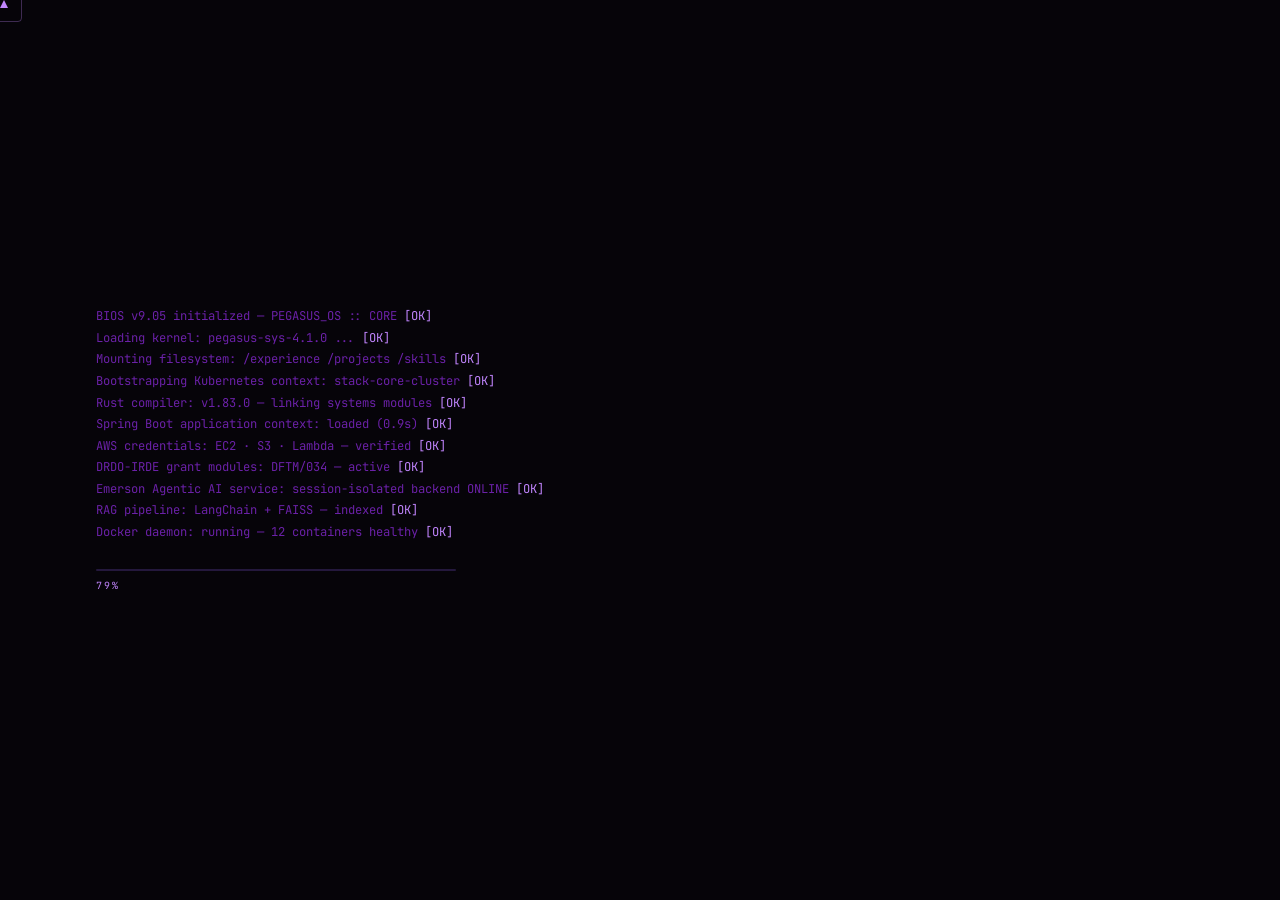
<file: terminals/terminal_atoms.html>
<!DOCTYPE html>
<html lang="en">

<head>
  <meta charset="UTF-8">
  <meta name="viewport" content="width=device-width, initial-scale=1.0">
  <title>PEGASUS_OS :: CORE v9.05</title>
  <link
    href="https://fonts.googleapis.com/css2?family=JetBrains+Mono:ital,wght@0,300;0,400;0,500;0,700;1,300&family=Share+Tech+Mono&display=swap"
    rel="stylesheet">
  <style>
    *,
    *::before,
    *::after {
      margin: 0;
      padding: 0;
      box-sizing: border-box;
    }

    :root {
      --bg: #060409;
      --bg1: #090612;
      --bg2: #0d0820;

      --green: #c084fc;
      /* primary — electric violet */
      --green2: #a855f7;
      /* deeper violet */
      --dim: #4a1d6e;
      /* dim */

      --amber: #f0abfc;
      /* highlight — pink-violet */
      --red: #f43f5e;
      --blue: #818cf8;

      --text: #e9d5ff;
      --muted: #6b21a8;
      --border: rgba(192, 132, 252, 0.13);

      --glow: 0 0 14px rgba(192, 132, 252, 0.55);
      --glow-lg: 0 0 50px rgba(192, 132, 252, 0.18);
    }

    html,
    body {
      width: 100%;
      height: 100%;
      background: var(--bg);
      color: var(--text);
      font-family: 'JetBrains Mono', monospace;
      overflow: hidden;
    }

    /* ── CUSTOM CURSOR ── */
    #cur {
      position: fixed;
      width: 8px;
      height: 8px;
      background: var(--green);
      clip-path: polygon(50% 0%, 100% 100%, 0% 100%);
      pointer-events: none;
      z-index: 9999;
      mix-blend-mode: screen;
      box-shadow: var(--glow);
      transition: transform .1s, clip-path .2s;
    }

    #cur-r {
      position: fixed;
      width: 32px;
      height: 32px;
      border: 1px solid rgba(192, 132, 252, .3);
      border-radius: 4px;
      pointer-events: none;
      z-index: 9998;
      transition: left .12s ease, top .12s ease, border-radius .2s;
    }

    /* ── STARFIELD CANVAS ── */
    #neural {
      position: fixed;
      inset: 0;
      z-index: 0;
    }

    /* ── AURORA BLOBS ── */
    .aurora {
      position: fixed;
      inset: 0;
      z-index: 1;
      overflow: hidden;
      pointer-events: none;
    }

    .ab {
      position: absolute;
      border-radius: 50%;
      filter: blur(100px);
      opacity: .12;
      animation: drift var(--d, 24s) ease-in-out infinite alternate;
    }

    .ab1 {
      width: 600px;
      height: 400px;
      background: #7c3aed;
      top: -10%;
      left: -5%;
      --d: 28s;
    }

    .ab2 {
      width: 500px;
      height: 500px;
      background: #a21caf;
      top: 40%;
      right: -10%;
      --d: 22s;
      animation-delay: -8s;
    }

    .ab3 {
      width: 400px;
      height: 300px;
      background: #4f46e5;
      bottom: -5%;
      left: 30%;
      --d: 32s;
      animation-delay: -14s;
    }

    .ab4 {
      width: 300px;
      height: 300px;
      background: #ec4899;
      top: 20%;
      left: 40%;
      --d: 19s;
      animation-delay: -5s;
      opacity: .07;
    }

    @keyframes drift {
      from {
        transform: translate(0, 0) scale(1);
      }

      to {
        transform: translate(40px, 30px) scale(1.08);
      }
    }

    /* ── BOOT SCREEN ── */
    #boot {
      position: fixed;
      inset: 0;
      z-index: 100;
      background: var(--bg);
      display: flex;
      flex-direction: column;
      justify-content: center;
      align-items: flex-start;
      padding: 4rem 6rem;
      transition: opacity .7s ease;
    }

    #boot.hide {
      opacity: 0;
      pointer-events: none;
    }

    #boot-lines {
      display: flex;
      flex-direction: column;
      gap: .35rem;
    }

    .boot-line {
      font-size: .76rem;
      color: var(--muted);
      opacity: 0;
      transform: translateX(-10px);
      transition: opacity .3s, transform .3s;
    }

    .boot-line.show {
      opacity: 1;
      transform: none;
    }

    .boot-line.ok::after {
      content: ' [OK]';
      color: var(--green);
    }

    .boot-line.warn::after {
      content: ' [WARN]';
      color: var(--amber);
    }

    .boot-line span {
      color: var(--green);
    }

    #boot-bar-wrap {
      margin-top: 1.8rem;
      width: 360px;
      height: 2px;
      background: var(--bg2);
      border: 1px solid var(--border);
      border-radius: 2px;
      opacity: 0;
      transition: opacity .3s;
      overflow: hidden;
    }

    #boot-bar-wrap.show {
      opacity: 1;
    }

    #boot-bar {
      height: 100%;
      width: 0%;
      background: linear-gradient(90deg, var(--green2), var(--amber));
      box-shadow: var(--glow);
      transition: width .05s linear;
    }

    #boot-pct {
      font-size: .62rem;
      color: var(--green);
      margin-top: .5rem;
      opacity: 0;
      letter-spacing: 2px;
    }

    #boot-pct.show {
      opacity: 1;
    }

    /* ════════════════════════════════
   OS SHELL — vertical single-column
   ════════════════════════════════ */
    #os {
      position: fixed;
      inset: 0;
      z-index: 10;
      display: grid;
      grid-template-rows: 44px 1fr auto 24px;
      grid-template-columns: 1fr;
      opacity: 0;
      transition: opacity .8s;
    }

    #os.show {
      opacity: 1;
    }

    /* Scanline */
    #os::after {
      content: '';
      position: fixed;
      inset: 0;
      background: repeating-linear-gradient(0deg, transparent, transparent 3px,
          rgba(0, 0, 0, 0.07) 3px, rgba(0, 0, 0, 0.07) 4px);
      pointer-events: none;
      z-index: 50;
    }

    /* ── TOPBAR — glass ribbon ── */
    #topbar {
      grid-row: 1;
      grid-column: 1;
      display: flex;
      align-items: center;
      justify-content: space-between;
      padding: 0 1.5rem;
      background: rgba(6, 4, 9, 0.7);
      border-bottom: 1px solid var(--border);
      backdrop-filter: blur(20px);
      font-size: .58rem;
      letter-spacing: 1.8px;
      white-space: nowrap;
      overflow: hidden;
      position: relative;
    }

    /* animated accent line at very top */
    #topbar::before {
      content: '';
      position: absolute;
      top: 0;
      left: 0;
      right: 0;
      height: 1px;
      background: linear-gradient(90deg, transparent, var(--green), var(--amber), var(--green), transparent);
      background-size: 300% 100%;
      animation: topline 6s linear infinite;
    }

    @keyframes topline {
      0% {
        background-position: 0%
      }

      100% {
        background-position: 300%
      }
    }

    .tb-left {
      display: flex;
      align-items: center;
      gap: 1.2rem;
      color: var(--green);
    }

    .tb-left .tb-sep {
      color: var(--dim);
    }

    .tb-left .tb-label {
      color: var(--muted);
    }

    .tb-left .tb-logo {
      font-size: .7rem;
      font-weight: 700;
      letter-spacing: 3px;
      color: var(--green);
      text-shadow: var(--glow);
    }

    .tb-right {
      display: flex;
      align-items: center;
      gap: 1.4rem;
      color: var(--muted);
    }

    .tb-right b {
      color: var(--amber);
    }

    #clock {
      color: var(--green);
      font-weight: 500;
      letter-spacing: 2px;
    }

    #uptime {
      color: var(--green);
      font-weight: 700;
      text-shadow: var(--glow);
    }

    /* ── TERMINAL PANE — full width ── */
    #terminal-wrap {
      grid-row: 2;
      grid-column: 1;
      display: flex;
      flex-direction: column;
      overflow: hidden;
      position: relative;
      background: rgba(6, 4, 9, 0.55);
      backdrop-filter: blur(4px);
    }

    #terminal {
      flex: 1;
      overflow-y: auto;
      overflow-x: hidden;
      padding: 1.8rem 3rem 1rem;
      word-wrap: break-word;
      overflow-wrap: break-word;
      min-width: 0;
    }

    #terminal::-webkit-scrollbar {
      width: 2px;
    }

    #terminal::-webkit-scrollbar-thumb {
      background: var(--dim);
      border-radius: 2px;
    }

    /* hint bar */
    #hint {
      font-size: .6rem;
      color: var(--dim);
      padding: .3rem 3rem;
      flex-shrink: 0;
      letter-spacing: .3px;
    }

    /* ── INPUT BAR — pill-shaped floating ── */
    #input-line {
      display: flex;
      align-items: center;
      gap: .6rem;
      margin: .6rem 3rem .8rem;
      padding: .55rem 1rem;
      border: 1px solid var(--border);
      border-radius: 6px;
      background: rgba(192, 132, 252, 0.04);
      backdrop-filter: blur(12px);
      flex-shrink: 0;
      transition: border-color .2s, box-shadow .2s;
    }

    #input-line:focus-within {
      border-color: rgba(192, 132, 252, 0.4);
      box-shadow: 0 0 0 3px rgba(192, 132, 252, 0.07), var(--glow);
    }

    .input-prompt {
      font-size: .7rem;
      color: var(--green);
      white-space: nowrap;
      user-select: none;
      text-shadow: var(--glow);
    }

    #cmd-input {
      flex: 1;
      background: transparent;
      border: none;
      outline: none;
      font-family: 'JetBrains Mono', monospace;
      font-size: .7rem;
      color: var(--text);
      caret-color: var(--green);
      letter-spacing: .3px;
    }

    #cmd-input::placeholder {
      color: var(--dim);
    }

    /* ── COMMAND DOCK — horizontal pill row ── */
    #sidebar {
      grid-row: 3;
      grid-column: 1;
      display: flex;
      flex-direction: row;
      flex-wrap: wrap;
      align-items: center;
      gap: .4rem;
      padding: .5rem 2rem .55rem;
      border-top: 1px solid var(--border);
      background: rgba(6, 4, 9, 0.8);
      backdrop-filter: blur(16px);
      overflow-x: auto;
      overflow-y: hidden;
    }

    #sidebar::-webkit-scrollbar {
      height: 2px;
    }

    #sidebar::-webkit-scrollbar-thumb {
      background: var(--dim);
      border-radius: 2px;
    }

    /* Hide the sb-section wrappers, sb-labels, sb-info */
    .sb-section {
      display: contents;
    }

    .sb-label {
      display: none;
    }

    .sb-divider {
      width: 1px;
      height: 16px;
      background: var(--border);
      flex-shrink: 0;
      margin: 0 .2rem;
    }

    .sb-info {
      display: none;
    }

    .cmd-btn {
      display: inline-flex;
      align-items: center;
      gap: .3rem;
      padding: .28rem .7rem;
      font-family: 'JetBrains Mono', monospace;
      font-size: .58rem;
      letter-spacing: .3px;
      color: var(--muted);
      background: rgba(192, 132, 252, 0.04);
      border: 1px solid var(--border);
      border-radius: 4px;
      cursor: pointer;
      transition: all .15s;
      white-space: nowrap;
      flex-shrink: 0;
    }

    .cmd-btn::before {
      content: '$ ';
      color: var(--dim);
      transition: color .15s;
      font-size: .55rem;
    }

    .cmd-btn:hover {
      color: var(--green);
      border-color: rgba(192, 132, 252, .4);
      background: rgba(192, 132, 252, .08);
      box-shadow: var(--glow);
    }

    .cmd-btn:hover::before {
      color: var(--green);
    }

    .cmd-btn.active {
      color: var(--green);
      background: rgba(192, 132, 252, .1);
      border-color: rgba(192, 132, 252, .5);
      box-shadow: var(--glow), inset 0 0 16px rgba(192, 132, 252, .06);
    }

    .cmd-btn.active::before {
      color: var(--green);
    }

    .cmd-btn.danger {
      color: rgba(244, 63, 94, .55);
      border-color: rgba(244, 63, 94, .2);
    }

    .cmd-btn.danger::before {
      color: rgba(244, 63, 94, .3);
    }

    .cmd-btn.danger:hover {
      color: var(--red);
      border-color: rgba(244, 63, 94, .5);
      background: rgba(244, 63, 94, .07);
      box-shadow: 0 0 12px rgba(244, 63, 94, .4);
    }

    .cmd-btn.danger.active {
      color: var(--red);
      border-color: var(--red);
    }

    /* ── STATUSBAR — thin strip ── */
    #statusbar {
      grid-row: 4;
      grid-column: 1;
      background: rgba(192, 132, 252, 0.08);
      border-top: 1px solid var(--border);
      color: var(--muted);
      display: flex;
      align-items: center;
      justify-content: space-between;
      padding: 0 1.5rem;
      font-size: .5rem;
      letter-spacing: 1.2px;
    }

    #sb-cmd {
      color: var(--green);
      font-weight: 700;
    }

    #sb-status {
      color: var(--green);
    }

    /* ─── TERMINAL LINE TYPES ─── */
    .t-line {
      font-size: .72rem;
      line-height: 1.8;
      color: var(--text);
      margin-bottom: .05rem;
      white-space: normal;
      word-break: break-word;
      overflow-wrap: break-word;
      width: 100%;
      display: block;
    }

    .t-line.prompt {
      color: var(--green);
    }

    .t-line.prompt::before {
      content: 'peagasus@core:~$ ';
    }

    .t-line.comment {
      color: var(--muted);
      font-style: italic;
    }

    .t-line.heading {
      color: var(--green);
      font-weight: 700;
      font-size: .82rem;
      margin: .7rem 0 .2rem;
      text-shadow: var(--glow);
      letter-spacing: 1px;
    }

    .t-line.subheading {
      color: var(--amber);
      font-size: .68rem;
      margin: .4rem 0 .1rem;
    }

    .t-line.success {
      color: var(--green);
    }

    .t-line.warn {
      color: var(--amber);
    }

    .t-line.err {
      color: var(--red);
    }

    .t-line.blank {
      height: .4rem;
    }

    .t-line.blue {
      color: var(--blue);
    }

    .t-line b {
      color: var(--green);
      font-weight: 700;
    }

    .t-line .hi {
      color: var(--amber);
    }

    .t-line .lo {
      color: var(--muted);
    }

    .t-line .red {
      color: var(--red);
    }

    .t-line .bl {
      color: var(--blue);
    }

    .t-line .vl {
      color: #f0abfc;
    }

    .t-cursor {
      display: inline-block;
      width: 7px;
      height: 13px;
      background: var(--green);
      vertical-align: middle;
      animation: blink 1s step-end infinite;
      box-shadow: var(--glow);
    }

    @keyframes blink {
      50% {
        opacity: 0
      }
    }

    /* ── PROGRESS BARS ── */
    .prog-row {
      display: flex;
      align-items: center;
      gap: .8rem;
      margin: .15rem 0;
    }

    .prog-label {
      font-size: .62rem;
      color: var(--muted);
      width: 130px;
      flex-shrink: 0;
    }

    .prog-bar {
      flex: 1;
      height: 4px;
      background: rgba(192, 132, 252, .07);
      border: 1px solid var(--border);
      border-radius: 2px;
      position: relative;
      max-width: 220px;
      overflow: hidden;
    }

    .prog-fill {
      height: 100%;
      background: linear-gradient(90deg, var(--green2), var(--amber));
      box-shadow: var(--glow);
      transition: width 1.2s ease;
      width: 0;
      border-radius: 2px;
    }

    .prog-val {
      font-size: .58rem;
      color: var(--green);
      width: 36px;
    }

    /* ── PROJECT CARDS ── */
    .proj-inline {
      border-left: 2px solid var(--green);
      border-radius: 0 4px 4px 0;
      padding: .55rem 1rem;
      margin: .3rem 0;
      background: rgba(192, 132, 252, .03);
      transition: background .2s, box-shadow .2s;
    }

    .proj-inline:hover {
      background: rgba(192, 132, 252, .07);
      box-shadow: inset 0 0 20px rgba(192, 132, 252, .04);
    }

    .proj-inline .p-name {
      color: var(--green);
      font-size: .72rem;
      font-weight: 700;
      text-shadow: var(--glow);
    }

    .proj-inline .p-tag {
      font-size: .58rem;
      color: var(--muted);
      margin-bottom: .3rem;
    }

    .proj-inline .p-desc {
      font-size: .65rem;
      color: var(--text);
      line-height: 1.75;
    }

    .proj-inline .p-stack {
      font-size: .58rem;
      color: var(--dim);
      margin-top: .3rem;
    }

    /* ── SKILL PILLS ── */
    .skill-pill {
      display: inline-flex;
      align-items: center;
      gap: 5px;
      background: rgba(192, 132, 252, .07);
      border: 1px solid rgba(192, 132, 252, .15);
      border-radius: 3px;
      padding: .15rem .5rem;
      margin: .12rem .1rem;
      font-size: .6rem;
      color: var(--text);
      vertical-align: middle;
      transition: border-color .15s, background .15s;
    }

    .skill-pill:hover {
      border-color: rgba(192, 132, 252, .35);
      background: rgba(192, 132, 252, .12);
    }

    .skill-pill img {
      width: 12px;
      height: 12px;
      object-fit: contain;
      filter: brightness(1.1);
    }

    /* ── MOBILE ── */
    @media(max-width:768px) {
      body {
        cursor: auto;
      }

      #cur,
      #cur-r {
        display: none;
      }

      #os {
        grid-template-rows: 36px 1fr auto 22px;
      }

      #terminal {
        padding: 1rem 1.2rem;
      }

      #input-line {
        margin: .4rem .8rem .5rem;
      }

      .t-line {
        font-size: .67rem;
      }

      #topbar {
        font-size: .48rem;
        padding: 0 .8rem;
      }

      #sidebar {
        padding: .4rem .8rem;
        gap: .3rem;
      }

      .cmd-btn {
        font-size: .54rem;
        padding: .22rem .55rem;
      }

      .hint {
        padding: .25rem 1.2rem;
        font-size: .55rem;
      }
    }
  </style>
</head>

<body>

  <div id="cur"></div>
  <div id="cur-r"></div>
  <canvas id="neural"></canvas>

  <!-- aurora blobs -->
  <div class="aurora">
    <div class="ab ab1"></div>
    <div class="ab ab2"></div>
    <div class="ab ab3"></div>
    <div class="ab ab4"></div>
  </div>

  <!-- BOOT -->
  <div id="boot">
    <div id="boot-lines"></div>
    <div id="boot-bar-wrap">
      <div id="boot-bar"></div>
    </div>
    <div id="boot-pct">0%</div>
  </div>

  <!-- OS SHELL -->
  <div id="os">

    <!-- TOPBAR -->
    <div id="topbar">
      <div class="tb-left">
        <span class="tb-logo">PEGASUS_OS</span>
        <span class="tb-sep">⟋</span>
        <span class="tb-label">CORE</span> v9.05
        <span class="tb-sep">⟋</span>
        <span class="tb-label">kernel</span> pegasus-sys-4.1.0
        <span class="tb-sep">⟋</span>
        <span class="tb-label">node</span>
        <span id="uptime"></span>
      </div>
      <div class="tb-right">
        <span>AMD, IN</span>
        <span>B.Tech CSE <b>'28</b></span>
        <div id="clock"></div>
      </div>
    </div>

    <!-- TERMINAL -->
    <div id="terminal-wrap">
      <div id="terminal"></div>
      <div id="hint">// type a command below or click dock · tab to autocomplete · ↑↓ history</div>
      <div id="input-line">
        <span class="input-prompt">pegasus@core:~$&nbsp;</span>
        <input id="cmd-input" type="text" placeholder="type a command..." autocomplete="off" spellcheck="false" />
      </div>
    </div>

    <!-- COMMAND DOCK (was sidebar) -->
    <div id="sidebar">
      <div class="sb-section">
        <div class="sb-label">// commands</div>
        <button class="cmd-btn" data-cmd="whoami">whoami</button>
        <button class="cmd-btn" data-cmd="ls --experience">ls --experience</button>
        <button class="cmd-btn" data-cmd="ls --projects">ls --projects</button>
        <button class="cmd-btn" data-cmd="cat skills.txt">cat skills.txt</button>
        <button class="cmd-btn" data-cmd="./open-source">./open-source</button>
        <button class="cmd-btn" data-cmd="cat about.txt">cat about.txt</button>
        <button class="cmd-btn" data-cmd="cat contact.txt">cat contact.txt</button>
        <button class="cmd-btn danger" data-cmd="sudo">sudo</button>
        <button class="cmd-btn" data-cmd="help">help</button>
      </div>
      <div class="sb-divider"></div>
      <div class="sb-section">
        <div class="sb-label">// links</div>
        <button class="cmd-btn" data-cmd="open --resume">open --resume</button>
        <button class="cmd-btn" data-cmd="open --github">open --github</button>
        <button class="cmd-btn" data-cmd="open --linkedin">open --linkedin</button>
        <button class="cmd-btn" data-cmd="open --email">open --email</button>
      </div>
      <div class="sb-section">
        <div class="sb-info">
          <b>HOMASVI KANERIA</b> · B.Tech CSE · Rai University · CGPA 9.05 / 10 · '28 · Ahmedabad, Gujarat, IN
        </div>
      </div>
    </div>

    <!-- STATUSBAR -->
    <div id="statusbar">
      <span id="sb-cmd">READY</span>
      <span>PEGASUS_OS :: CORE v9.05 &nbsp;|&nbsp; CSE2028 &nbsp;|&nbsp; ALL SYSTEMS NOMINAL</span>
      <span id="sb-status">●&nbsp;ONLINE</span>
    </div>

  </div>


  <script>
    /* ═══════════════════════════════════════════════
       CURSOR
    ═══════════════════════════════════════════════ */
    const cur = document.getElementById('cur');
    const curR = document.getElementById('cur-r');
    let mx = 0, my = 0, rx = 0, ry = 0;
    document.addEventListener('mousemove', e => {
      mx = e.clientX; my = e.clientY;
      cur.style.left = mx - 5 + 'px'; cur.style.top = my - 5 + 'px';
    });
    (function animR() {
      rx += (mx - rx - 14) * .13; ry += (my - ry - 14) * .13;
      curR.style.left = rx + 'px'; curR.style.top = ry + 'px';
      requestAnimationFrame(animR);
    })();
    document.querySelectorAll('button,a').forEach(el => {
      el.addEventListener('mouseenter', () => { cur.style.transform = 'scale(2.5)'; });
      el.addEventListener('mouseleave', () => { cur.style.transform = ''; });
    });

    /* ═══════════════════════════════════════════════
       NEURAL CANVAS
    ═══════════════════════════════════════════════ */
    (function () {
      const c = document.getElementById('neural');
      const ctx = c.getContext('2d');
      let W, H, nodes = [], mouse = { x: 0, y: 0 };
      function resize() { W = c.width = window.innerWidth; H = c.height = window.innerHeight; }
      resize(); window.addEventListener('resize', resize);
      document.addEventListener('mousemove', e => { mouse.x = e.clientX; mouse.y = e.clientY; });
      class Star {
        constructor() { this.reset(true); }
        reset(init = false) {
          this.x = (Math.random() - .5) * W * 2; this.y = (Math.random() - .5) * H * 2;
          this.z = init ? Math.random() : 1;
          this.size = Math.random() * 1.4 + .3;
          this.hue = Math.random() < .6 ? 272 : 300; // violet or pink
        }
        update() {
          this.z -= .0008 + Math.abs(mouse.x - W / 2) / W * .0008;
          if (this.z <= 0.02) this.reset();
        }
        draw() {
          const sx = (this.x / this.z) + W / 2, sy = (this.y / this.z) + H / 2;
          if (sx < -2 || sx > W + 2 || sy < -2 || sy > H + 2) { this.reset(); return; }
          const r = this.size / this.z;
          const alpha = Math.min(1, r * .4);
          ctx.beginPath();
          ctx.arc(sx, sy, Math.min(r, 2.5), 0, Math.PI * 2);
          ctx.fillStyle = `hsla(${this.hue},80%,80%,${alpha})`;
          ctx.fill();
        }
      }
      for (let i = 0; i < 220; i++) nodes.push(new Star());
      function draw() {
        ctx.fillStyle = 'rgba(6,4,9,0.18)';
        ctx.fillRect(0, 0, W, H);
        nodes.forEach(n => { n.update(); n.draw(); });
        requestAnimationFrame(draw);
      }
      ctx.fillStyle = '#060409';
      ctx.fillRect(0, 0, W, H);
      draw();
    })();

    /* ═══════════════════════════════════════════════
       CLOCK & UPTIME
    ═══════════════════════════════════════════════ */
    function updateUptime() {
      const now = new Date();
      const days = Math.floor((now - new Date('2026-01-01')) / 86400000);
      document.getElementById('uptime').textContent = `#${String(days < 0 ? 0 : days).padStart(4, '0')}`;
    }
    updateUptime();
    setInterval(updateUptime, 60000);

    function tick() {
      const d = new Date();
      document.getElementById('clock').textContent = [d.getHours(), d.getMinutes(), d.getSeconds()].map(v => String(v).padStart(2, '0')).join(':');
    }
    tick(); setInterval(tick, 1000);

    /* ═══════════════════════════════════════════════
       BOOT SEQUENCE
    ═══════════════════════════════════════════════ */
    const bootLines = [
      { t: 'BIOS v9.05 initialized — PEGASUS_OS :: CORE', cls: 'ok' },
      { t: 'Loading kernel: pegasus-sys-4.1.0 ...', cls: 'ok' },
      { t: 'Mounting filesystem: /experience /projects /skills', cls: 'ok' },
      { t: 'Bootstrapping Kubernetes context: stack-core-cluster', cls: 'ok' },
      { t: 'Rust compiler: v1.83.0 — linking systems modules', cls: 'ok' },
      { t: 'Spring Boot application context: loaded (0.9s)', cls: 'ok' },
      { t: 'AWS credentials: EC2 · S3 · Lambda — verified', cls: 'ok' },
      { t: 'DRDO-IRDE grant modules: DFTM/034 — active', cls: 'ok' },
      { t: 'Emerson Agentic AI service: session-isolated backend ONLINE', cls: 'ok' },
      { t: 'RAG pipeline: LangChain + FAISS — indexed', cls: 'ok' },
      { t: 'Docker daemon: running — 12 containers healthy', cls: 'ok' },
      { t: 'Grafana observability stack: Prometheus scraping', cls: 'ok' },
      { t: 'Open-source contributions: NGAOpenData · adenhq · Roboflow', cls: 'ok' },
      { t: 'All systems nominal. Booting desktop ...', cls: '' },
    ];

    async function runBoot() {
      const wrap = document.getElementById('boot-lines');
      const bar = document.getElementById('boot-bar');
      const pct = document.getElementById('boot-pct');
      const barWrap = document.getElementById('boot-bar-wrap');
      barWrap.classList.add('show'); pct.classList.add('show');
      for (let i = 0; i < bootLines.length; i++) {
        const div = document.createElement('div');
        div.className = 'boot-line ' + (bootLines[i].cls || '');
        div.textContent = bootLines[i].t;
        wrap.appendChild(div);
        await sleep(20); div.classList.add('show');
        const p = Math.round(((i + 1) / bootLines.length) * 100);
        bar.style.width = p + '%'; pct.textContent = p + '%';
        await sleep(i === bootLines.length - 1 ? 400 : 110);
      }
      await sleep(500);
      document.getElementById('boot').classList.add('hide');
      document.getElementById('os').classList.add('show');
      document.getElementById('cmd-input').focus({ preventScroll: true });
      await sleep(800);
      runCommand('whoami', true);
    }

    /* ═══════════════════════════════════════════════
       TERMINAL ENGINE
    ═══════════════════════════════════════════════ */
    const term = document.getElementById('terminal');
    let busy = false;

    function sleep(ms) { return new Promise(r => setTimeout(r, ms)); }

    function addLine(text = '', cls = '', delay = 0) {
      return new Promise(resolve => {
        setTimeout(() => {
          const d = document.createElement('div');
          d.className = 't-line ' + (cls || '');
          d.innerHTML = text;
          term.appendChild(d);
          term.scrollTop = term.scrollHeight;
          resolve(d);
        }, delay);
      });
    }

    async function typeText(text, cls = '', speed = 18) {
      const d = document.createElement('div');
      d.className = 't-line ' + (cls || '');
      term.appendChild(d);
      for (let i = 0; i <= text.length; i++) {
        d.textContent = text.slice(0, i);
        term.scrollTop = term.scrollHeight;
        await sleep(speed);
      }
      return d;
    }

    async function addPrompt(cmd) {
      const d = document.createElement('div');
      d.className = 't-line prompt';
      term.appendChild(d);
      for (let i = 0; i <= cmd.length; i++) {
        d.textContent = cmd.slice(0, i);
        await sleep(28);
      }
      term.scrollTop = term.scrollHeight;
    }

    async function addBlank() { await addLine('', 'blank'); }

    function skillTag(name, logoUrl) {
      return `<span class="skill-pill"><img src="${logoUrl}" alt="${name}"> ${name}</span>`;
    }

    const DEVICON = 'https://cdn.jsdelivr.net/gh/devicons/devicon@latest/icons';
    const LOGOS = {
      'C': `${DEVICON}/c/c-original.svg`,
      'C++': `${DEVICON}/cplusplus/cplusplus-original.svg`,
      'Python': `${DEVICON}/python/python-original.svg`,
      'Java': `${DEVICON}/java/java-original.svg`,
      'JavaScript': `${DEVICON}/javascript/javascript-original.svg`,
      'Rust': `${DEVICON}/rust/rust-original.svg`,
      'Bash': `${DEVICON}/bash/bash-original.svg`,
      'Spring Boot': `${DEVICON}/spring/spring-original.svg`,
      'React': `${DEVICON}/react/react-original.svg`,
      'Svelte': `${DEVICON}/svelte/svelte-original.svg`,
      'Express': `${DEVICON}/express/express-original.svg`,
      'FastAPI': `${DEVICON}/fastapi/fastapi-original.svg`,
      'Kafka': `${DEVICON}/apachekafka/apachekafka-original.svg`,
      'PyTorch': `${DEVICON}/pytorch/pytorch-original.svg`,
      'AWS': `${DEVICON}/amazonwebservices/amazonwebservices-plain-wordmark.svg`,
      'Docker': `${DEVICON}/docker/docker-original.svg`,
      'Kubernetes': `${DEVICON}/kubernetes/kubernetes-original.svg`,
      'Grafana': `${DEVICON}/grafana/grafana-original.svg`,
      'Terraform': `${DEVICON}/terraform/terraform-original.svg`,
      'GraphQL': `${DEVICON}/graphql/graphql-plain.svg`,
      'MySQL': `${DEVICON}/mysql/mysql-original.svg`,
      'MongoDB': `${DEVICON}/mongodb/mongodb-original.svg`,
      'Redis': `${DEVICON}/redis/redis-original.svg`,
      'PostgreSQL': `${DEVICON}/postgresql/postgresql-original.svg`,
      'LangChain': `${DEVICON}/python/python-original.svg`,
      'MariaDB': `${DEVICON}/mariadb/mariadb-original.svg`,
    };

    /* ── COMMANDS ── */
    const COMMANDS = {

      'sudo': async () => {
        if (window._sudoGranted) {
          await addBlank();
          await addLine('<span style="color:var(--green)">sudo: already have root access. What more do you want?</span>');
          return;
        }
        await addBlank();
        await addLine('<span style="color:var(--muted)">[sudo] password for adithya: Type it below</span>');
        await addLine('<span style="color:var(--dim)">hint: <b>you</b> already know it.</span>', 'comment');
        await addLine('Ctrl+C to cancel.', 'comment');
        await sleep(400);
        passwordMode = true;
        passwordAttempts = 0;
        input.type = 'password';
        input.placeholder = 'enter password...';
        busy = false;  // ← must release before returning so input works
        input.focus({ preventScroll: true });
        // don't await anything after — return immediately
      },

      'rm -rf': async () => {
        await addBlank();
        await addLine('executing rm -rf /*', 'comment');
        await sleep(300);
        const logs = [
          'rm: descending into /',
          'rm: descending into /home/adithya',
          'rm: removing /projects/everything',
          'rm: removing /memories/good-ones',
          'rm: removing /sanity',
          'rm: removing /will-to-live',
        ];
        for (const l of logs) { await addLine(l, 'comment'); await sleep(120); }
        await addLine('<span style="color:var(--red)">rm: removed 2,847 files. all of them. congrats.</span>');
        await sleep(700);

        for (let i = 0; i < 8; i++) { term.style.opacity = i % 2 === 0 ? '0.1' : '1'; await sleep(60); }
        term.style.opacity = '1';
        await sleep(400);

        // destroy the UI
        document.getElementById('sidebar').style.transition = 'opacity 0.6s';
        document.getElementById('sidebar').style.opacity = '0';
        document.getElementById('topbar').style.transition = 'opacity 0.6s';
        document.getElementById('topbar').style.opacity = '0';
        document.getElementById('statusbar').style.transition = 'opacity 0.6s';
        document.getElementById('statusbar').style.opacity = '0';
        await sleep(700);
        document.getElementById('sidebar').style.display = 'none';
        document.getElementById('topbar').style.display = 'none';
        document.getElementById('statusbar').style.display = 'none';

        // expand terminal to full screen
        document.getElementById('os').style.gridTemplateColumns = '1fr';
        document.getElementById('os').style.gridTemplateRows = '1fr auto';
        document.querySelectorAll('.cmd-btn').forEach(b => b.disabled = true);
        window._destroyed = true;
        window._sudoGranted = false;  // ← add this — revoke after use

        term.innerHTML = '';
        await addBlank();
        await typeText("What made you think that was a good idea? Because I said so?", 'err', 28);
        await sleep(700);
        await typeText("Now everything is ruined.", 'err', 32);
        await sleep(500);
        await addBlank();
        await addLine('<span style="color:var(--dim)">messiah@pegasus-core:$ ~ help</span>');
        await sleep(400);
        await addLine('maybe restarting your browser will fix this.', 'comment');
        await sleep(600);
        await addLine('<span style="color:var(--dim)">...or maybe you can <b>save</b> this wihtout a restart. just a thought.</span>');
        await addBlank();
        hintEl.textContent = '// system compromised — only: save';
      },

      'save': async () => {
        term.innerHTML = '';
        await addBlank();
        await addLine('attempting recovery...', 'comment');
        await sleep(500);
        const restores = ['/sanity', '/memories/good-ones', '/projects/everything', '/will-to-live'];
        for (const r of restores) {
          await addLine(`restoring ${r} ... <span style="color:#c084fc">ok</span>`, 'comment');
          await sleep(300);
        }
        await sleep(200);

        // restore UI
        document.getElementById('topbar').style.display = '';
        document.getElementById('sidebar').style.display = '';
        document.getElementById('statusbar').style.display = '';
        await sleep(100);
        document.getElementById('topbar').style.opacity = '1';
        document.getElementById('sidebar').style.opacity = '1';
        document.getElementById('statusbar').style.opacity = '1';
        document.getElementById('os').style.gridTemplateColumns = '';
        document.getElementById('os').style.gridTemplateRows = '';
        document.querySelectorAll('.cmd-btn').forEach(b => b.disabled = false);
        tauntIdx = 0;
        window._destroyed = false;

        await addLine('<span style="color:#c084fc">system restored. all 2,847 files recovered.</span>');
        await sleep(400);
        await addLine('<span style="color:#9b8b8b"> Congratulations! You unlocked the Easter Egg!</span>', 'comment');
        await addLine('Thanks for trying it out!!', 'comment');
        await addBlank();
        hintEl.textContent = '// type a command below or click sidebar  ·  tab to autocomplete  ·  ↑↓ history';
      },

      'whoami': async () => {
        term.innerHTML = '';
        await addBlank();
        const box = document.createElement('div');
        box.style.cssText = 'border:1px solid rgba(192,132,252,0.25);padding:.55rem 1.1rem;margin:.2rem 0;display:inline-block;font-size:.72rem;color:var(--muted);letter-spacing:.5px;';
        box.innerHTML = 'V S Homasvi Kaneria &nbsp;<span style="color:var(--dim)">·</span>&nbsp; AI &amp; Systems Engineer';
        term.appendChild(box);
        term.scrollTop = term.scrollHeight;
        await addBlank();

        // set up image before typing starts — opacity 0, no transition yet
        const bg = document.createElement('img');
        bg.src = 'walter.png';
        bg.style.cssText = `
      position:absolute; top:50%; left:50%;
      transform:translate(-50%,-50%);
      width:420px; height:auto;
      opacity:0;
      pointer-events:none;
      z-index:0; user-select:none;
      filter: blur(0.5px) grayscale(100%);
      transition: opacity 1.8s ease;
    `;
        term.style.position = 'relative';
        term.appendChild(bg);

        // midpoint of "I am the one who codes." at 22ms/char = ~260ms
        setTimeout(() => { bg.style.opacity = '0.045'; }, 260);

        await typeText("I am not the one who types, Skyler. I am the one who codes", '', 22);

        // fade out after 8s
        setTimeout(() => { bg.style.transition = 'opacity 3s ease'; bg.style.opacity = '0'; }, 8500);
        setTimeout(() => { bg.remove(); }, 11000);

        await sleep(600);
        await typeText("Now... Say my name.", '', 75);
        await sleep(500);
        await typeText("Homasvi Kaneria", 'heading', 50); // continue on same line by putting ... after it
        await sleep(300);
        await typeText("You're goddamn right.", '', 80);
        await sleep(400);
        await addBlank();
        await addLine('Strong CS fundamentals — DSA, systems, cloud infra — backed by production engineering at <b>Emerson</b> and applied research under <b>DRDO-IRDE</b>. I work across the full stack: from <b>Rust low-latency services</b> to <b>Kubernetes cluster orchestration</b> to <b>LLM-powered agents</b>. Looking for SDE, AI/ML, and systems engineering roles.');
        await addBlank();
        await addLine('<span class="hi">↳ Education :</span>  B.Tech CSE · Rai University · CGPA 9.05 / 10 · 2022–2026');
        await addLine('<span class="hi">↳ Location  :</span>  Ahmedabad, Gujarat, IN');
        await addLine('<span class="hi">↳ Open to   :</span>  SDE · Systems Engineering · AI/ML · Fintech · Research');
        await addBlank();
        await addLine('// click a command on the left or type below to explore ↓', 'comment');
        await addBlank();
      },

      'ls --experience': async () => {
        await addBlank();
        await addLine('EXPERIENCE  //  ls --experience', 'heading');
        await addLine('━━━━━━━━━━━━━━━━━━━━━━━━━━━━━━━━━━━━━━━━━━━━━━━━━━━━━━━━━', 'comment');
        await addBlank();

        // Emerson
        await addLine('<span class="hi">[ 01 ]</span>  SDE (Agentic AI) Intern', 'subheading');
        await addLine('<span class="hi">Company  :</span>  <b>Emerson</b>');
        await addLine('<span class="hi">Period   :</span>  Jul 2025 – Present  ·  Ahmedabad, Gujarat, IN');
        await addBlank();

        const emWork = [
          {
            title: 'Invoicing System — React · FastAPI · C++ Engines',
            desc: 'Reduced manual billing time by <b>90%</b>. Full-stack implementation with a React frontend, FastAPI orchestration layer, and C++ computation engines for high-throughput invoice generation.',
          },
          {
            title: 'Session-Isolated Agentic Backend',
            desc: 'Designed a backend service supporting <b>1,000+ concurrent users</b> with TTFT p95 latency under 3s. Deployed on fully local, in-house infrastructure to meet strict security constraints. Zero cloud egress.',
          },
          {
            title: 'RAG Service — LangChain + FAISS',
            desc: 'Built a retrieval-augmented generation service with optimized chunking and retrieval strategies, <b>improving answer accuracy</b> for internal knowledge base queries.',
          },
        ];
        for (const w of emWork) {
          const el = document.createElement('div');
          el.className = 'proj-inline';
          el.innerHTML = `<div class="p-name">▸ ${w.title}</div><div class="p-desc">${w.desc}</div>`;
          term.appendChild(el);
          term.scrollTop = term.scrollHeight;
          await sleep(100);
        }

        await addBlank();

        // DRDO
        await addLine('<span class="hi">[ 02 ]</span>  Research Intern (Part-Time)', 'subheading');
        await addLine('<span class="hi">Company  :</span>  <b>DRDO-IRDE</b> — Sanctioned Grant No. DFTM/034 (via VNR VJIET)');
        await addLine('<span class="hi">Period   :</span>  Jan 2026 – Present  ·  Ahmedabad, Gujarat, IN');
        await addBlank();

        const metrics = [
          { label: 'Scene Context Improvement', val: '150+%', pct: 82 },
          { label: 'Inference Latency Reduction', val: '90%', pct: 90 },
          { label: 'Structural Similarity (SSIM)', val: '92%', pct: 92 },
        ];
        for (const m of metrics) {
          const row = document.createElement('div');
          row.className = 'prog-row';
          row.innerHTML = `<span class="prog-label">  ${m.label}</span><div class="prog-bar"><div class="prog-fill" style="width:0%" data-w="${m.pct}%"></div></div><span class="prog-val">${m.val}</span>`;
          term.appendChild(row);
          term.scrollTop = term.scrollHeight;
          await sleep(80);
        }
        setTimeout(() => { document.querySelectorAll('.prog-fill').forEach(f => { f.style.width = f.dataset.w; }); }, 100);

        await addBlank();
        await addLine('Developed <b>Transformer models</b> restoring weather degradation in images. Used Image Enhancement Algorithms for scene context analysis. Network pruning + pipeline-level optimizations for latency reduction.');
        await addBlank();
      },

      'ls --projects': async () => {
        await addBlank();
        await addLine('PROJECTS  //  selected work', 'heading');
        await addLine('━━━━━━━━━━━━━━━━━━━━━━━━━━━━━━━━━━━━━━━━━━━━━━━━━━━━━━━━━', 'comment');
        await addBlank();

        const projects = [
          {
            name: 'KUBERNETES-NATIVE MULTI-STORE ORCHESTRATION',
            tag: 'Cloud Infrastructure · AWS Deployment · Systems',
            desc: 'Store provisioning platform enabling one-click creation and teardown of isolated WordPress e-commerce stores (namespace, secrets, PVCs). Idempotent lifecycle management across <b>100+ store instances</b> on a shared cluster.',
            stack: 'React · Nginx · Helm · Redis · Docker · Kubernetes · AWS',
            link: 'https://github.com/JVSHOMASVI',
          },
          {
            name: 'REAL-TIME ORACLE PRICE FEED SYSTEM',
            tag: 'Rust · Low-Latency · High Frequency Trade',
            desc: 'Low-latency price ingestion service with <b>~40ms updates</b>. Redis caching, PostgreSQL storage, REST APIs, health checks, Prometheus observability. Svelte frontend for HFT operations.',
            stack: 'Rust · Redis · PostgreSQL · Prometheus · Svelte',
            link: 'https://github.com/JVSHOMASVI',
          },
          {
            name: 'CUSUITE — WINDOWS ENVIRONMENT MANAGER',
            tag: 'Systems · CUDA · DevOps Tooling',
            desc: 'Automated GPU, driver, CUDA, and cuDNN version checks via system and NVIDIA APIs. <b>Reduced CUDA setup time by 80%</b>. Tested 30+ REST APIs for driver compatibility. Released v1.13.9-12 on GitHub.',
            stack: 'Python · NVIDIA APIs · REST · Bash · Windows',
            link: 'https://github.com/JVSHOMASVI',
          },
        ];

        for (const p of projects) {
          const el = document.createElement('div');
          el.className = 'proj-inline';
          el.innerHTML = `<div class="p-name">▸ ${p.name} <a href="${p.link}" target="_blank" style="font-size:.55rem;color:var(--muted);border:1px solid var(--border);padding:.1rem .4rem;margin-left:.5rem;text-decoration:none;transition:color .2s" onmouseover="this.style.color='var(--green)'" onmouseout="this.style.color='var(--muted)'">↗ github</a></div><div class="p-tag">${p.tag}</div><div class="p-desc">${p.desc}</div><div class="p-stack">// ${p.stack}</div>`;
          term.appendChild(el);
          term.scrollTop = term.scrollHeight;
          await sleep(130);
        }
        await addBlank();
      },

      'cat skills.txt': async () => {
        await addBlank();
        await addLine('SKILLS  //  cat skills.txt', 'heading');
        await addLine('━━━━━━━━━━━━━━━━━━━━━━━━━━━━━━━━━━━━━━━━━━━━━━━━━━━━━━━━━', 'comment');
        await addBlank();

        const groups = [
          { cat: 'Languages', items: ['C', 'C++', 'Python', 'Java', 'JavaScript', 'Rust', 'Bash'] },
          { cat: 'Frameworks', items: ['Spring Boot', 'React', 'Svelte', 'Express', 'FastAPI', 'Kafka', 'PyTorch'] },
          { cat: 'Cloud & Infra', items: ['AWS', 'Docker', 'Kubernetes', 'Grafana', 'Terraform', 'GraphQL'] },
          { cat: 'AI & Data', items: ['LangChain', 'MySQL', 'MariaDB', 'MongoDB', 'Redis', 'PostgreSQL'] },
        ];

        for (const g of groups) {
          const line = document.createElement('div');
          line.className = 't-line';
          line.style.cssText = 'margin:.25rem 0; display:flex; flex-wrap:wrap; align-items:center; gap:.1rem;';
          const label = document.createElement('span');
          label.style.cssText = 'color:var(--amber);font-size:.62rem;width:110px;flex-shrink:0;display:inline-block;';
          label.textContent = g.cat;
          line.appendChild(label);
          const pillsWrap = document.createElement('span');
          pillsWrap.innerHTML = g.items.map(i => skillTag(i, LOGOS[i] || `${DEVICON}/python/python-original.svg`)).join('');
          line.appendChild(pillsWrap);
          term.appendChild(line);
          term.scrollTop = term.scrollHeight;
          await sleep(90);
        }
        await addBlank();
      },

      './open-source': async () => {
        await addBlank();
        await addLine('OPEN SOURCE  //  ./open-source --contributions', 'heading');
        await addLine('━━━━━━━━━━━━━━━━━━━━━━━━━━━━━━━━━━━━━━━━━━━━━━━━━━━━━━━━━', 'comment');
        await addBlank();
        await addLine('PROJECT SARVADRUSHTI ─────────────────────────────────────', 'subheading');
        await addLine('<span class="hi">Role   :</span>  Core Contributor (Systems and AI) · Feb 2024 – Oct 2024');
        await addLine('<span class="hi">Status :</span>  Pre-incubated · Institutional grant procurement');
        await addBlank();

        const sarWork = [
          'Built and validated Vision Enhancement algorithms for paramilitary use cases.',
          'Built REST APIs and ingestion pipelines with sub-500ms latency, integrity checks, and fallback handling.',
          'Conducted prototype development during pre-incubation for institutional grant procurement.',
          'Implemented a modified CycleGAN improving model robustness by ~40% in low-visibility conditions.',
        ];
        for (const s of sarWork) {
          const el = document.createElement('div');
          el.className = 't-line';
          el.style.cssText = 'padding:.2rem .5rem;border-left:2px solid var(--dim);margin:.2rem 0;font-size:.65rem;color:var(--muted);';
          el.innerHTML = `<span style="color:var(--green)">▸</span> ${s}`;
          term.appendChild(el);
          term.scrollTop = term.scrollHeight;
          await sleep(80);
        }

        await addBlank();
        await addLine('EXTERNAL CONTRIBUTIONS ───────────────────────────────────', 'subheading');

        const oss = [
          { repo: 'NGAOpenData', pr: '#17', desc: 'Geospatial data tooling — open government dataset initiative' },
          { repo: 'adenhq (YC 20)', pr: '#2348', desc: 'YC-backed productivity platform — agent infrastructure fix' },
          { repo: 'Roboflow', pr: '#262', desc: 'Computer vision toolkit — dataset pipeline improvement' },
          { repo: 'Mindscape', pr: '#14', desc: 'AI reasoning framework — context handling patch' },
        ];

        for (const o of oss) {
          const el = document.createElement('div');
          el.className = 't-line';
          el.style.cssText = 'display:flex;gap:.8rem;padding:.3rem .5rem;align-items:baseline;';
          el.innerHTML = `<span style="color:var(--green);font-size:.65rem;font-weight:700;width:140px;flex-shrink:0;">${o.repo}</span><span style="color:var(--amber);font-size:.62rem;width:50px;flex-shrink:0;">${o.pr}</span><span style="color:var(--muted);font-size:.62rem;">${o.desc}</span>`;
          term.appendChild(el);
          term.scrollTop = term.scrollHeight;
          await sleep(70);
        }
        await addBlank();
      },

      'cat about.txt': async () => {
        await addBlank();
        await addLine('ABOUT  //  cat about.txt', 'heading');
        await addLine('━━━━━━━━━━━━━━━━━━━━━━━━━━━━━━━━━━━━━━━━━━━━━━━━━━━━━━━━━', 'comment');
        await addBlank();
        await typeText("I care about systems that actually work under pressure — low latency, high concurrency, no excuses. Whether that's a Rust price feed handling HFT operations or a Kubernetes cluster provisioning stores on demand, the constraint is always the same: it has to be fast and it has to be correct.", '', 12);
        await addBlank();
        await typeText("I got into AI because the hard problems are at the intersection of systems and intelligence. You need a production-grade backend before an LLM agent is useful. You need infrastructure before research findings matter.", '', 12);
        await addBlank();
        await typeText("Currently at Emerson building agentic AI. Researching under DRDO. Looking for the next hard problem.", '', 18);
        await addBlank();
      },

      'cat contact.txt': async () => {
        await addBlank();
        await addLine('CONTACT  //  cat contact.txt', 'heading');
        await addLine('━━━━━━━━━━━━━━━━━━━━━━━━━━━━━━━━━━━━━━━━━━━━━━━━━━━━━━━━━', 'comment');
        await addBlank();
        await addLine('Open to: SDE roles · ML engineering · systems engineering · internships');
        await addBlank();
        await addLine('<span class="hi">email   :</span>  homasvi.kaneria.cg@gmail.com');
        await addLine('<span class="hi">phone   :</span>  +91 9000081391');
        await addLine('<span class="hi">github  :</span>  github.com/JVSHOMASVI');
        await addLine('<span class="hi">linkedin:</span>  linkedin.com/in/adithya-jvsc');
        await addLine('<span class="hi">location:</span>  Ahmedabad, Gujarat, IN');
        await addBlank();
        await addLine('// Open to conversations. Reach out.', 'comment');
        await addBlank();
      },

      'help': async () => {
        await addBlank();
        await addLine('AVAILABLE COMMANDS  //  help', 'heading');
        await addLine('━━━━━━━━━━━━━━━━━━━━━━━━━━━━━━━━━━━━━━━━━━━━━━━━━━━━━━━━━', 'comment');
        await addBlank();
        const cmds = [
          ['whoami', 'identity, education, open to roles'],
          ['ls --experience', 'DRDO + Emerson internship details'],
          ['ls --projects', 'K8s platform, Oracle feed, cuSuite'],
          ['cat skills.txt', 'full tech stack with logos'],
          ['./open-source', 'Sarvadrushti + OSS contributions'],
          ['cat about.txt', 'personal philosophy'],
          ['cat contact.txt', 'get in touch'],
          ['open --resume', 'open resume PDF'],
          ['open --github', 'open GitHub profile'],
          ['open --linkedin', 'open LinkedIn'],
          ['open --email', 'compose email'],
          ['clear', 'clear terminal output'],
        ];
        for (const [cmd, desc] of cmds) {
          const el = document.createElement('div');
          el.className = 't-line';
          el.style.cssText = 'display:flex;gap:1rem;';
          el.innerHTML = `<span style="color:var(--green);font-size:.65rem;width:160px;flex-shrink:0;">$ ${cmd}</span><span style="color:var(--muted);font-size:.63rem;">${desc}</span>`;
          term.appendChild(el);
          term.scrollTop = term.scrollHeight;
          await sleep(40);
        }
        await sleep(40);
        const sudoEl = document.createElement('div');
        sudoEl.className = 't-line';
        sudoEl.style.cssText = 'display:flex;gap:1rem;';
        sudoEl.innerHTML = `<span style="color:var(--red);font-size:.65rem;width:160px;flex-shrink:0;">$ sudo</span><span style="color:var(--muted);font-size:.63rem;">???  <span style="color:var(--dim)">// you definitely wanna try this</span></span>`;
        term.appendChild(sudoEl);
        term.scrollTop = term.scrollHeight;
        await sleep(40);
        await addBlank();
      },

      'open --resume': async () => {
        await addBlank();
        await addLine('Opening resume ...', 'success');
        await sleep(400);
        window.open('https://drive.google.com/drive/folders/1zWQqDD7f7-jyz9aVqPC716AZx8vin-01?usp=sharing', '_blank');
        await addBlank();
      },
      'open --github': async () => {
        await addBlank();
        await addLine('Opening github.com/JVSHomasvi...', 'success');
        await sleep(400);
        window.open('https://github.com/JVSHOMASVI', '_blank');
        await addBlank();
      },
      'open --linkedin': async () => {
        await addBlank();
        await addLine('Opening linkedin.com/in/adithya-jvsc ...', 'success');
        await sleep(400);
        window.open('https://linkedin.com/in/adithya-jvsc', '_blank');
        await addBlank();
      },
      'open --email': async () => {
        await addBlank();
        await addLine('Composing email to homasvi.kaneria.cg@gmail.com ...', 'success');
        await sleep(400);
        window.open('mailto:homasvi.kaneria.cg@gmail.com', '_blank');
        await addBlank();
      },
      'clear': async () => {
        term.innerHTML = '';
      },
    };

    /* ═══════════════════════════════════════════════
       COMMAND RUNNER
    ═══════════════════════════════════════════════ */
    const ALIASES = {
      'skills': 'cat skills.txt',
      'skill': 'cat skills.txt',
      'stack': 'cat skills.txt',
      'tech': 'cat skills.txt',
      'projects': 'ls --projects',
      'project': 'ls --projects',
      'proj': 'ls --projects',
      'work': 'ls --projects',
      'exp': 'ls --experience',
      'experience': 'ls --experience',
      'jobs': 'ls --experience',
      'job': 'ls --experience',
      'research': 'ls --research',
      'drdo': 'ls --research',
      'about': 'cat about.txt',
      'bio': 'cat about.txt',
      'me': 'cat about.txt',
      'contact': 'cat contact.txt',
      'email': 'open --email',
      'github': 'open --github',
      'git': 'open --github',
      'linkedin': 'open --linkedin',
      'resume': 'open --resume',
      'cv': 'open --resume',
      'oss': './open-source',
      'opensource': './open-source',
    };
    let tauntIdx = 0;
    async function runCommand(cmd, silent = false) {
      const trimmed = cmd.trim();
      if (!trimmed) return;
      if (busy) return;
      busy = true;

      // ── DESTROYED STATE — only save works ──
      if (window._destroyed && trimmed.toLowerCase() !== 'save') {
        const taunts = [
          'lol. nothing works.',
          'still broken. try save.',
          'bro. SAVE.',
          'you caused this. only you can save this.',
          'interesting strategy. not working though.',
          's-a-v-e. four letters.',
          'the audacity to keep trying other commands.',
          'this is not how computers work. or is it.',
          'i admire the persistence. i really do.',
        ];
        await addLine(`<span style="color:var(--dim)">${taunts[tauntIdx % taunts.length]}</span>`);
        tauntIdx++;
        await addBlank();
        document.getElementById('sb-cmd').textContent = 'DESTROYED';
        busy = false;
        return;
      }

      // rm -rf only if sudo granted
      if (trimmed.toLowerCase() === 'rm -rf' && !window._sudoGranted) {
        if (!silent) await addPrompt(trimmed);
        await addLine('permission denied. try <b>sudo</b> first.', 'err');
        await addBlank();
        busy = false;
        return;
      }

      // save only if destroyed
      if (trimmed.toLowerCase() === 'save' && !window._destroyed) {
        if (!silent) await addPrompt(trimmed);
        await addLine('nothing to save. system is fine.', 'comment');
        await addBlank();
        busy = false;
        return;
      }

      const resolved = ALIASES[trimmed.toLowerCase()] ?? trimmed;

      document.getElementById('sb-cmd').textContent = trimmed.toUpperCase();
      document.querySelectorAll('.cmd-btn').forEach(b => b.classList.remove('active'));
      const btn = document.querySelector(`[data-cmd="${resolved}"]`);
      if (btn) btn.classList.add('active');

      if (!silent) await addPrompt(trimmed);

      const fn = COMMANDS[resolved];
      if (fn) {
        await fn();
      } else {
        const all = [...Object.keys(COMMANDS), ...Object.keys(ALIASES)];
        const close = all.find(k => k.includes(trimmed.toLowerCase()) || trimmed.toLowerCase().includes(k.slice(0, 4)));
        await addLine(`command not found: <span class="red">${trimmed}</span>`, 'err');
        if (close) await addLine(`  → did you mean <b>${ALIASES[close] ?? close}</b>?`, 'warn');
        else await addLine(`  → type <b>help</b> to see all commands`, 'warn');
        await addBlank();
      }

      document.getElementById('sb-cmd').textContent = 'READY';
      busy = false;
    }

    /* ═══════════════════════════════════════════════
       INPUT HANDLING — typing, history, tab complete
    ═══════════════════════════════════════════════ */
    const input = document.getElementById('cmd-input');
    const hintEl = document.getElementById('hint');
    const cmdList = Object.keys(COMMANDS);
    let history = [], histIdx = -1;
    let passwordMode = false;
    let passwordAttempts = 0;
    window._sudoGranted = false;
    window._destroyed = false;

    document.querySelectorAll('.cmd-btn').forEach(btn => {
      btn.addEventListener('click', () => { if (!busy) { input.focus(); runCommand(btn.dataset.cmd); } });
    });

    const allCmds = [...Object.keys(COMMANDS), ...Object.keys(ALIASES), 'sudo', 'rm -rf', 'save'];

    input.addEventListener('keydown', async (e) => {

      // Ctrl+C — abort sudo
      if (e.ctrlKey && e.key === 'c') {
        if (passwordMode) {
          e.preventDefault();
          passwordMode = false;
          passwordAttempts = 0;
          input.type = 'text';
          input.placeholder = 'type a command...';
          input.value = '';
          await addLine('^C', 'comment');
          await addLine('sudo: aborted.', 'err');
          await addBlank();
          busy = false;
        }
        return;
      }
      if (e.key === 'Enter') {
        const val = input.value.trim();
        histIdx = -1;

        if (passwordMode) {
          const attempt = val;
          input.value = '';
          input.type = 'text';
          input.placeholder = 'type a command...';

          await addPrompt('*'.repeat(attempt.length || 1));

          if (attempt.toLowerCase() === 'you') {
            passwordMode = false;
            passwordAttempts = 0;
            window._sudoGranted = true;
            await sleep(300);
            await addLine('<span style="color:#c084fc;text-shadow:0 0 12px rgba(192,132,252,0.8)">PERMISSION GRANTED.</span>');
            await sleep(400);
            await addLine('welcome. try <span style="color:var(--red)">rm -rf</span> — you\'ve earned it.', 'comment');
            await addBlank();
          } else {
            passwordAttempts++;
            const hints = [
              'nope.',
              'still no.',
              'not even close.',
              'hint: it\'s a pronoun.',
              'hint: it\'s what you call others.',
              'hint: rhymes with "blue".',
              'hint: second person singular. one word.',
              'ok i\'ll just spell it out — the password is literally <b>you</b>.',
            ];
            await addLine(`<span style="color:var(--red)">incorrect password (attempt ${passwordAttempts})</span>`);
            await addLine(`<span style="color:var(--dim)">${hints[Math.min(passwordAttempts - 1, hints.length - 1)]}</span>`);
            await addBlank();
            input.type = 'password';
            input.placeholder = 'try again...';
          }
          input.focus({ preventScroll: true });
          return;
          // if destroyed, only allow save
        }

        if (val) { history.unshift(val); if (history.length > 50) history.pop(); }
        input.value = '';
        hintEl.textContent = '// type a command below or click sidebar  ·  tab to autocomplete  ·  ↑↓ history';
        await runCommand(val);
        input.focus();
      } else if (e.key === 'ArrowUp') {
        e.preventDefault();
        if (histIdx < history.length - 1) { histIdx++; input.value = history[histIdx] || ''; }
      } else if (e.key === 'ArrowDown') {
        e.preventDefault();
        if (histIdx > 0) { histIdx--; input.value = history[histIdx] || ''; }
        else { histIdx = -1; input.value = ''; }
      } else if (e.key === 'Tab') {
        e.preventDefault();
        const val = input.value.trim().toLowerCase();
        const match = allCmds.find(c => c.startsWith(val) && c !== val);
        if (match) input.value = match;
      }
    });



    input.addEventListener('input', () => {
      const val = input.value.trim().toLowerCase();
      if (!val) { hintEl.textContent = '// type a command below or click sidebar  ·  tab to autocomplete  ·  ↑↓ history'; return; }
      const match = allCmds.filter(c => c.startsWith(val));
      if (match.length === 1) hintEl.textContent = `// tab → ${match[0]}  (${ALIASES[match[0]] ?? match[0]})`;
      else if (match.length > 1) hintEl.textContent = `// matches: ${match.slice(0, 5).join('  ·  ')}`;
      else hintEl.textContent = `// no match — type 'help' for commands`;
    });
    // Click anywhere on terminal to re-focus input
    term.addEventListener('click', () => input.focus());

    /* KICK OFF */
    runBoot();
  </script>
</body>

</html>
</body>

</html>
</file>
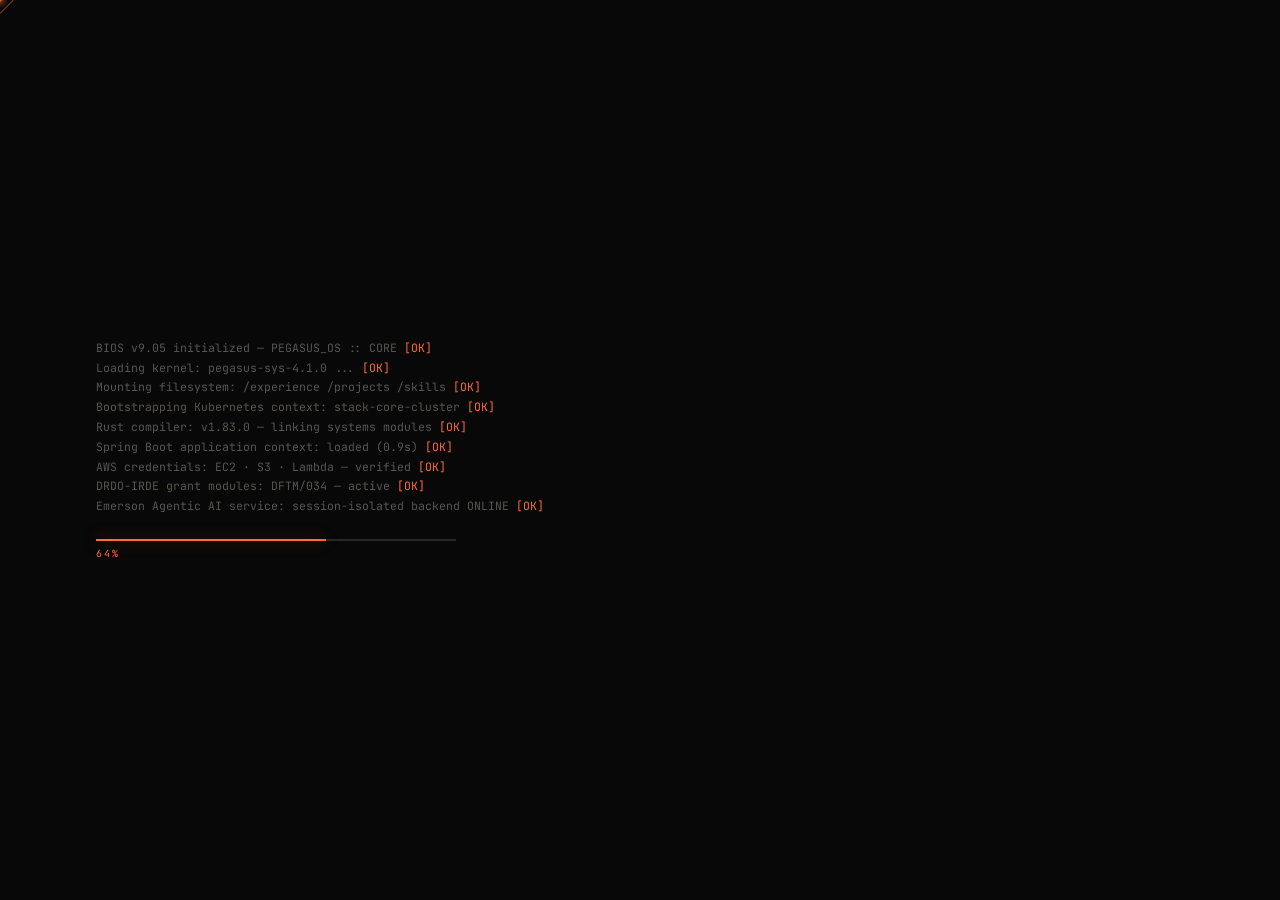
<file: terminals/terminal_ember.html>
<!DOCTYPE html>
<html lang="en">

<head>
  <meta charset="UTF-8">
  <meta name="viewport" content="width=device-width, initial-scale=1.0">
  <title>PEGASUS_OS :: CORE v9.05</title>
  <link
    href="https://fonts.googleapis.com/css2?family=JetBrains+Mono:ital,wght@0,300;0,400;0,500;0,700;1,300&family=Syne:wght@700;800&display=swap"
    rel="stylesheet">
  <style>
    *,
    *::before,
    *::after {
      margin: 0;
      padding: 0;
      box-sizing: border-box;
    }

    :root {
      --bg: #080808;
      --bg1: #0e0e0e;
      --bg2: #141414;

      --acc: #ff6b35;
      --acc2: #ff9a5c;
      --acc-dim: #7a2f10;

      --hi: #ffd60a;
      --red: #ff3355;
      --blue: #5b8fff;
      --green: #39d98a;

      --text: #e4e0d8;
      --muted: #5a5650;
      --sub: #2a2824;
      --border: rgba(255, 107, 53, 0.12);
      --border2: rgba(255, 107, 53, 0.06);

      --glow: 0 0 16px rgba(255, 107, 53, 0.4);
      --glow-sm: 0 0 8px rgba(255, 107, 53, 0.3);
    }

    html,
    body {
      width: 100%;
      height: 100%;
      min-height: 100%;
      background: var(--bg);
      color: var(--text);
      font-family: 'JetBrains Mono', monospace;
      overflow: hidden;
    }

    /* ── dot-grid background ── */
    body::before {
      content: '';
      position: fixed;
      inset: 0;
      z-index: 0;
      background-image: radial-gradient(circle, rgba(255, 107, 53, 0.07) 1px, transparent 1px);
      background-size: 28px 28px;
      pointer-events: none;
    }

    /* ── custom cursor ── */
    #cur {
      position: fixed;
      width: 3px;
      height: 3px;
      border-radius: 50%;
      background: var(--acc);
      pointer-events: none;
      z-index: 9999;
      box-shadow: 0 0 6px 2px var(--acc);
      transform: translate(-50%, -50%);
      transition: width .1s, height .1s, opacity .1s;
    }

    #cur-r {
      position: fixed;
      width: 20px;
      height: 20px;
      border: 1px solid rgba(255, 107, 53, .5);
      border-radius: 2px;
      pointer-events: none;
      z-index: 9998;
      transform: translate(-50%, -50%) rotate(45deg);
      transition: left .06s linear, top .06s linear, width .15s, height .15s, border-color .15s;
    }

    body:has(button:hover) #cur-r,
    body:has(a:hover) #cur-r {
      width: 32px;
      height: 32px;
      border-color: rgba(255, 107, 53, .9);
    }

    canvas#neural {
      display: none;
    }

    /* ══════════════════════════════════════════
   BOOT
══════════════════════════════════════════ */
    #boot {
      position: fixed;
      inset: 0;
      z-index: 100;
      background: var(--bg);
      display: flex;
      flex-direction: column;
      justify-content: center;
      align-items: flex-start;
      padding: 4rem 6rem;
      transition: opacity .6s;
    }

    #boot.hide {
      opacity: 0;
      pointer-events: none;
    }

    #boot-lines {
      display: flex;
      flex-direction: column;
      gap: .3rem;
    }

    .boot-line {
      font-size: .72rem;
      color: var(--muted);
      opacity: 0;
      transform: translateX(-8px);
      transition: opacity .3s, transform .3s;
    }

    .boot-line.show {
      opacity: 1;
      transform: none;
    }

    .boot-line.ok::after {
      content: ' [OK]';
      color: var(--acc);
    }

    .boot-line.warn::after {
      content: ' [WARN]';
      color: var(--hi);
    }

    .boot-line span {
      color: var(--acc);
    }

    #boot-bar-wrap {
      margin-top: 1.6rem;
      width: 360px;
      height: 2px;
      background: var(--sub);
      opacity: 0;
      transition: opacity .3s;
    }

    #boot-bar-wrap.show {
      opacity: 1;
    }

    #boot-bar {
      height: 100%;
      width: 0%;
      background: var(--acc);
      box-shadow: var(--glow);
      transition: width .05s linear;
    }

    #boot-pct {
      font-size: .62rem;
      color: var(--acc);
      margin-top: .4rem;
      opacity: 0;
      letter-spacing: 2px;
    }

    #boot-pct.show {
      opacity: 1;
    }

    /* ══════════════════════════════════════════
   SHELL — top bar + two-column + input
══════════════════════════════════════════ */
    #os {
      position: fixed;
      inset: 0;
      z-index: 10;
      display: flex;
      flex-direction: column;
      opacity: 0;
      transition: opacity .8s;
      overflow: hidden;
    }

    #os.show {
      opacity: 1;
    }

    /* ── TOP BAR ── */
    #topbar {
      flex-shrink: 0;
      height: 36px;
      display: flex;
      align-items: center;
      padding: 0 1.4rem;
      border-bottom: 1px solid var(--border);
      background: rgba(8, 8, 8, .9);
      backdrop-filter: blur(12px);
      font-size: .58rem;
      letter-spacing: 1.5px;
      white-space: nowrap;
      overflow: hidden;
      position: relative;
      z-index: 2;
    }

    #topbar::after {
      content: '';
      position: absolute;
      bottom: 0;
      left: 0;
      right: 0;
      height: 1px;
      background: linear-gradient(90deg, transparent 0%, var(--acc) 30%, var(--hi) 60%, var(--acc) 80%, transparent 100%);
      background-size: 200% 100%;
      animation: scanline 4s linear infinite;
    }

    @keyframes scanline {
      from {
        background-position: 200% 0
      }

      to {
        background-position: -200% 0
      }
    }

    /* brand — always visible */
    .tb-brand {
      font-family: 'Syne', sans-serif;
      font-size: .85rem;
      font-weight: 800;
      color: var(--acc);
      letter-spacing: 3px;
      text-shadow: var(--glow-sm);
      flex-shrink: 0;
      margin-right: 1.2rem;
    }

    /* separator */
    .tb-sep {
      color: rgba(255, 107, 53, .25);
      font-size: .55rem;
      flex-shrink: 0;
      margin: 0 .6rem;
    }

    /* kernel — visible on medium+ */
    #tb-kernel {
      display: flex;
      align-items: center;
      gap: .35rem;
      font-size: .52rem;
      letter-spacing: 1px;
      color: var(--muted);
      flex-shrink: 1;
      min-width: 0;
      overflow: hidden;
    }

    #tb-kernel .kv {
      color: var(--acc);
      font-weight: 700;
      overflow: hidden;
      text-overflow: ellipsis;
      white-space: nowrap;
    }

    /* extras — only on large screens */
    #tb-extras {
      display: flex;
      align-items: center;
      gap: 1.1rem;
      font-size: .51rem;
      letter-spacing: .9px;
      color: var(--muted);
      flex-shrink: 2;
      min-width: 0;
      overflow: hidden;
    }

    #tb-extras .live {
      color: var(--acc);
      font-weight: 700;
    }

    #tb-extras>span {
      flex-shrink: 0;
    }

    /* equal spacers push kernel to true center */
    #tb-spacer {
      flex: 1;
      min-width: .3rem;
    }

    #tb-spacer2 {
      flex: 1;
      min-width: .3rem;
    }

    /* clock — always visible */
    #clock {
      color: var(--acc);
      letter-spacing: 2px;
      font-size: .58rem;
      font-weight: 700;
      flex-shrink: 0;
    }

    #uptime {
      color: var(--acc);
      font-weight: 700;
    }

    /* hide kernel on very small screens */
    @media(max-width:480px) {
      #tb-kernel {
        display: none;
      }
    }

    /* ══════════════════════════════════════════
   TWO-COLUMN BODY
══════════════════════════════════════════ */
    #body-wrap {
      flex: 1;
      min-height: 0;
      display: grid;
      grid-template-columns: 220px 1fr;
      overflow: hidden;
    }

    /* ── LEFT PANEL ── */
    #panel {
      display: flex;
      flex-direction: column;
      border-right: 1px solid var(--border);
      background: rgba(8, 8, 8, .6);
      overflow: hidden;
      backdrop-filter: blur(8px);
      z-index: 1;
    }



    /* identity card */
    .p-identity {
      padding: 1rem 1.2rem .85rem;
      border-bottom: 1px solid var(--border);
      position: relative;
      flex-shrink: 0;
    }

    .p-identity::before {
      content: '';
      position: absolute;
      top: 0;
      left: 0;
      right: 0;
      height: 2px;
      background: linear-gradient(90deg, var(--acc), var(--hi), transparent);
    }

    .p-ident-name {
      font-family: 'Syne', sans-serif;
      font-size: .72rem;
      font-weight: 800;
      color: var(--text);
      letter-spacing: .3px;
      line-height: 1.3;
      margin-bottom: .28rem;
      word-break: break-word;
    }

    .p-ident-role {
      font-size: .5rem;
      color: var(--acc);
      letter-spacing: 1.8px;
      text-transform: uppercase;
      margin-bottom: .5rem;
    }

    .p-ident-tags {
      display: flex;
      flex-wrap: wrap;
      gap: .25rem;
    }

    .p-tag {
      font-size: .47rem;
      color: var(--muted);
      border: 1px solid var(--border);
      padding: .1rem .35rem;
      letter-spacing: .3px;
    }

    .p-tag.hot {
      color: var(--acc);
      border-color: rgba(255, 107, 53, .3);
    }

    /* nav sections — flex:1 so navigate + links share available space evenly */
    .p-section {
      padding: .5rem 0;
      border-bottom: 1px solid var(--border2);
    }

    .p-section-label {
      font-size: .46rem;
      color: var(--muted);
      letter-spacing: 3px;
      text-transform: uppercase;
      padding: 0 1.2rem .4rem;
    }

    .cmd-btn {
      display: flex;
      align-items: center;
      gap: .5rem;
      width: 100%;
      padding: .38rem 1.2rem;
      font-family: 'JetBrains Mono', monospace;
      font-size: .61rem;
      color: var(--muted);
      background: transparent;
      border: none;
      text-align: left;
      cursor: pointer;
      transition: all .15s;
      letter-spacing: .3px;
      position: relative;
      flex-shrink: 0;
    }

    .cmd-btn .cb-arrow {
      color: var(--acc-dim);
      font-size: .54rem;
      flex-shrink: 0;
      transition: color .15s, transform .15s;
    }

    .cmd-btn:hover {
      color: var(--text);
      background: rgba(255, 107, 53, .05);
    }

    .cmd-btn:hover .cb-arrow {
      color: var(--acc);
      transform: translateX(2px);
    }

    .cmd-btn.active {
      color: var(--acc);
      background: rgba(255, 107, 53, .07);
      border-left: 2px solid var(--acc);
      padding-left: calc(1.2rem - 2px);
    }

    .cmd-btn.active .cb-arrow {
      color: var(--acc);
    }

    .cmd-btn.danger {
      color: rgba(255, 51, 85, .5);
    }

    .cmd-btn.danger .cb-arrow {
      color: rgba(255, 51, 85, .3);
    }

    .cmd-btn.danger:hover {
      color: var(--red);
      background: rgba(255, 51, 85, .06);
    }

    .cmd-btn.danger:hover .cb-arrow {
      color: var(--red);
    }

    .cmd-btn.danger.active {
      color: var(--red);
      border-left-color: var(--red);
    }

    /* links — same style as cmd-btn, single column */
    .link-grid {
      display: flex;
      flex-direction: column;
    }

    .link-btn {
      display: flex;
      align-items: center;
      gap: .5rem;
      width: 100%;
      padding: .38rem 1.2rem;
      font-family: 'JetBrains Mono', monospace;
      font-size: .61rem;
      color: var(--muted);
      background: transparent;
      border: none;
      text-align: left;
      cursor: pointer;
      transition: all .15s;
      letter-spacing: .3px;
      flex-shrink: 0;
    }

    .link-btn:hover {
      color: var(--text);
      background: rgba(255, 107, 53, .05);
    }

    .link-btn.active {
      color: var(--acc);
      background: rgba(255, 107, 53, .07);
      border-left: 2px solid var(--acc);
      padding-left: calc(1.2rem - 2px);
    }

    /* system stats — simple info block at bottom like SID_OS */
    .p-spacer {
      flex: 1;
      min-height: 0;
    }

    .p-sysinfo {
      padding: .9rem 1.2rem 1rem;
      border-top: 1px solid var(--border2);
      font-size: .54rem;
      color: var(--muted);
    }

    .p-sysinfo .si-row {
      display: flex;
      justify-content: space-between;
      align-items: baseline;
      padding: .22rem 0;
      border-bottom: 1px solid var(--border2);
    }

    .p-sysinfo .si-row:last-child {
      border-bottom: none;
    }

    .p-sysinfo .si-key {
      color: var(--muted);
      letter-spacing: .5px;
    }

    .p-sysinfo .si-val {
      color: var(--acc-dim);
    }

    .p-sysinfo .si-val.live {
      color: var(--acc);
    }

    /* ── RIGHT: TERMINAL ── */
    #terminal-wrap {
      display: flex;
      flex-direction: column;
      overflow: hidden;
      min-width: 0;
      background: rgba(8, 8, 8, .5);
      backdrop-filter: blur(4px);
    }

    #terminal {
      flex: 1;
      overflow-y: auto;
      overflow-x: hidden;
      padding: 1.4rem 2rem .6rem;
      word-wrap: break-word;
      overflow-wrap: break-word;
    }

    #terminal::-webkit-scrollbar {
      width: 2px;
    }

    #terminal::-webkit-scrollbar-thumb {
      background: var(--acc-dim);
    }

    #hint {
      font-size: .58rem;
      color: var(--muted);
      padding: .3rem 2rem;
      flex-shrink: 0;
      letter-spacing: .3px;
      border-top: 1px solid var(--border2);
    }

    /* ── INPUT ZONE — full width, bottom ── */
    #input-zone {
      flex-shrink: 0;
      border-top: 1px solid var(--border);
      background: rgba(8, 8, 8, .95);
      backdrop-filter: blur(16px);
      display: flex;
      flex-direction: column;
      position: relative;
      z-index: 2;
    }

    #input-line {
      display: flex;
      align-items: center;
      gap: .6rem;
      padding: .6rem 2rem .7rem;
    }

    .input-prompt {
      font-size: .72rem;
      color: var(--acc);
      white-space: nowrap;
      user-select: none;
      text-shadow: var(--glow-sm);
      letter-spacing: .5px;
    }

    #cmd-input {
      flex: 1;
      background: transparent;
      border: none;
      outline: none;
      font-family: 'JetBrains Mono', monospace;
      font-size: .72rem;
      color: var(--text);
      caret-color: var(--acc);
      letter-spacing: .3px;
    }

    #cmd-input::placeholder {
      color: var(--muted);
    }

    /* ══════════════════════════════════════════
   TERMINAL LINE TYPES
══════════════════════════════════════════ */
    .t-line {
      font-size: .72rem;
      line-height: 1.75;
      color: var(--text);
      margin-bottom: .05rem;
      white-space: normal;
      word-break: break-word;
      overflow-wrap: break-word;
      width: 100%;
      display: block;
    }

    .t-line.prompt {
      color: var(--acc);
    }

    .t-line.prompt::before {
      content: 'peagasus@core:~$ ';
    }

    .t-line.comment {
      color: var(--muted);
      font-style: italic;
    }

    .t-line.heading {
      font-family: 'Syne', sans-serif;
      color: var(--text);
      font-weight: 700;
      font-size: .88rem;
      margin: .7rem 0 .15rem;
      letter-spacing: 2px;
      text-transform: uppercase;
    }

    .t-line.subheading {
      color: var(--acc);
      font-size: .68rem;
      margin: .4rem 0 .1rem;
      letter-spacing: 1px;
    }

    .t-line.success {
      color: var(--green);
    }

    .t-line.warn {
      color: var(--hi);
    }

    .t-line.err {
      color: var(--red);
    }

    .t-line.blank {
      height: .4rem;
    }

    .t-line.blue {
      color: var(--blue);
    }

    .t-line b {
      color: var(--acc);
      font-weight: 700;
    }

    .t-line .hi {
      color: var(--hi);
    }

    .t-line .lo {
      color: var(--muted);
    }

    .t-line .red {
      color: var(--red);
    }

    .t-line .bl {
      color: var(--blue);
    }

    .t-line .vl {
      color: #d580ff;
    }

    .t-cursor {
      display: inline-block;
      width: 7px;
      height: 13px;
      background: var(--acc);
      vertical-align: middle;
      animation: blink 1s step-end infinite;
      box-shadow: var(--glow-sm);
    }

    @keyframes blink {
      50% {
        opacity: 0
      }
    }

    /* progress bars */
    .prog-row {
      display: flex;
      align-items: center;
      gap: .8rem;
      margin: .15rem 0;
    }

    .prog-label {
      font-size: .62rem;
      color: var(--muted);
      width: 130px;
      flex-shrink: 0;
    }

    .prog-bar {
      flex: 1;
      height: 4px;
      background: var(--sub);
      border: 1px solid var(--border);
      position: relative;
      max-width: 220px;
      border-radius: 1px;
      overflow: hidden;
    }

    .prog-fill {
      height: 100%;
      background: linear-gradient(90deg, var(--acc), var(--hi));
      box-shadow: var(--glow-sm);
      transition: width 1.2s ease;
      width: 0;
    }

    .prog-val {
      font-size: .58rem;
      color: var(--acc);
      width: 38px;
    }

    /* project cards */
    .proj-inline {
      border-left: 2px solid var(--acc);
      padding: .55rem 1rem;
      margin: .3rem 0;
      background: rgba(255, 107, 53, .03);
      transition: background .2s;
    }

    .proj-inline:hover {
      background: rgba(255, 107, 53, .07);
    }

    .proj-inline .p-name {
      color: var(--acc);
      font-size: .72rem;
      font-weight: 700;
    }

    .proj-inline .p-tag {
      font-size: .58rem;
      color: var(--muted);
      margin-bottom: .25rem;
    }

    .proj-inline .p-desc {
      font-size: .65rem;
      color: var(--text);
      line-height: 1.75;
    }

    .proj-inline .p-stack {
      font-size: .58rem;
      color: var(--acc-dim);
      margin-top: .25rem;
    }

    /* skill pills */
    .skill-pill {
      display: inline-flex;
      align-items: center;
      gap: 5px;
      background: rgba(255, 107, 53, .06);
      border: 1px solid rgba(255, 107, 53, .14);
      padding: .15rem .5rem;
      margin: .1rem;
      font-size: .6rem;
      color: var(--text);
      vertical-align: middle;
    }

    .skill-pill img {
      width: 12px;
      height: 12px;
      object-fit: contain;
      filter: brightness(1.1);
    }



    /* ══════════════════════════════════════════
   SUDO AUTH OVERLAY
══════════════════════════════════════════ */
    #auth-overlay {
      display: none;
      position: fixed;
      inset: 0;
      z-index: 500;
      background: rgba(0, 0, 0, 0.92);
      backdrop-filter: blur(8px);
      align-items: center;
      justify-content: center;
      flex-direction: column;
    }

    #auth-overlay.show {
      display: flex;
    }

    #auth-box {
      width: 340px;
      border: 1px solid var(--border);
      background: var(--bg1);
      padding: 2rem 2rem 1.6rem;
      position: relative;
    }

    #auth-box::before {
      content: '';
      position: absolute;
      top: 0;
      left: 0;
      right: 0;
      height: 2px;
      background: linear-gradient(90deg, transparent, var(--acc), var(--hi), var(--acc), transparent);
      animation: scanline 2s linear infinite;
    }

    .auth-title {
      font-family: 'Syne', sans-serif;
      font-size: 1rem;
      font-weight: 800;
      color: var(--acc);
      letter-spacing: 3px;
      text-transform: uppercase;
      margin-bottom: .3rem;
      text-shadow: var(--glow);
    }

    .auth-sub {
      font-size: .6rem;
      color: var(--muted);
      letter-spacing: 1.5px;
      margin-bottom: 1.4rem;
    }

    .auth-scan-wrap {
      width: 100%;
      height: 3px;
      background: var(--sub);
      margin-bottom: 1.2rem;
      overflow: hidden;
    }

    .auth-scan-bar {
      height: 100%;
      width: 0%;
      background: var(--acc);
      box-shadow: var(--glow);
      transition: width .05s linear;
    }

    .auth-field-wrap {
      display: flex;
      align-items: center;
      gap: .5rem;
      border: 1px solid var(--border);
      padding: .45rem .7rem;
      margin-bottom: .6rem;
      background: rgba(255, 107, 53, .04);
      transition: border-color .2s;
    }

    .auth-field-wrap:focus-within {
      border-color: rgba(255, 107, 53, .5);
      box-shadow: var(--glow-sm);
    }

    .auth-prompt {
      font-size: .65rem;
      color: var(--acc);
      white-space: nowrap;
    }

    #auth-input {
      flex: 1;
      background: transparent;
      border: none;
      outline: none;
      font-family: 'JetBrains Mono', monospace;
      font-size: .65rem;
      color: var(--text);
      caret-color: var(--acc);
    }

    .auth-hint {
      font-size: .55rem;
      color: var(--muted);
      letter-spacing: .5px;
    }

    .auth-hint b {
      color: var(--acc-dim);
    }

    .auth-attempts {
      font-size: .55rem;
      color: var(--red);
      margin-top: .4rem;
      min-height: .8rem;
    }

    .auth-status {
      margin-top: 1rem;
      padding: .5rem .7rem;
      font-size: .62rem;
      color: var(--muted);
      border: 1px solid var(--border2);
      background: rgba(0, 0, 0, .3);
      letter-spacing: .5px;
      min-height: 2rem;
    }

    /* ══════════════════════════════════════════
   GLITCH / DESTROY EFFECTS
══════════════════════════════════════════ */
    @keyframes glitch-x {

      0%,
      100% {
        clip-path: inset(0 0 95% 0);
        transform: translate(-4px, 0);
      }

      20% {
        clip-path: inset(20% 0 60% 0);
        transform: translate(4px, 0);
      }

      40% {
        clip-path: inset(50% 0 30% 0);
        transform: translate(-3px, 0);
      }

      60% {
        clip-path: inset(70% 0 10% 0);
        transform: translate(5px, 0);
      }

      80% {
        clip-path: inset(5% 0 80% 0);
        transform: translate(-2px, 0);
      }
    }

    @keyframes glitch-y {

      0%,
      100% {
        clip-path: inset(0 0 95% 0);
        transform: translate(4px, 0);
        opacity: .7;
      }

      25% {
        clip-path: inset(40% 0 45% 0);
        transform: translate(-5px, 0);
      }

      50% {
        clip-path: inset(80% 0 5% 0);
        transform: translate(3px, 0);
      }

      75% {
        clip-path: inset(10% 0 75% 0);
        transform: translate(-4px, 0);
      }
    }

    @keyframes shake {

      0%,
      100% {
        transform: translate(0, 0)
      }

      10% {
        transform: translate(-6px, 2px)
      }

      20% {
        transform: translate(6px, -2px)
      }

      30% {
        transform: translate(-4px, 4px)
      }

      40% {
        transform: translate(4px, -3px)
      }

      50% {
        transform: translate(-5px, 1px)
      }

      60% {
        transform: translate(5px, -4px)
      }

      70% {
        transform: translate(-3px, 3px)
      }

      80% {
        transform: translate(3px, -2px)
      }

      90% {
        transform: translate(-2px, 5px)
      }
    }

    @keyframes colorburn {

      0%,
      100% {
        filter: none;
      }

      25% {
        filter: invert(1) hue-rotate(180deg);
      }

      50% {
        filter: saturate(8) hue-rotate(90deg);
      }

      75% {
        filter: invert(.8) contrast(3);
      }
    }

    .glitch-active {
      animation: shake .4s ease, colorburn .4s ease !important;
    }

    .glitch-active::before,
    .glitch-active::after {
      content: '';
      position: fixed;
      inset: 0;
      z-index: 9000;
      pointer-events: none;
      background: inherit;
      opacity: .9;
    }

    .glitch-active::before {
      animation: glitch-x .3s infinite;
      background: rgba(255, 0, 60, .15);
      mix-blend-mode: screen;
    }

    .glitch-active::after {
      animation: glitch-y .3s infinite;
      background: rgba(0, 200, 255, .12);
      mix-blend-mode: screen;
    }

    /* destroyed state */
    #os.destroyed #panel {
      display: none !important;
    }

    #os.destroyed #topbar {
      display: none !important;
    }

    #os.destroyed #statusbar {
      display: none !important;
    }

    #os.destroyed #input-zone {
      border-top: none;
    }

    #os.destroyed #body-wrap {
      grid-template-columns: 1fr;
    }

    #os.destroyed {
      background: #000;
    }

    #os.destroyed #terminal-wrap {
      background: #000;
    }

    #os.destroyed #terminal {
      background: #000;
    }

    #os.destroyed .t-line {
      color: #ff3355 !important;
    }

    #os.destroyed .t-line.comment {
      color: #550011 !important;
    }

    #os.destroyed .t-line.prompt {
      color: #880022 !important;
    }

    #os.destroyed #hint {
      color: #330011;
      border-top-color: #220000;
    }

    #os.destroyed #input-line {
      background: #000;
      border-top: 1px solid #330011;
    }

    #os.destroyed .input-prompt {
      color: #ff3355;
      text-shadow: 0 0 10px rgba(255, 0, 40, .6);
    }

    #os.destroyed #cmd-input {
      color: #ff3355;
      caret-color: #ff3355;
    }

    #os.destroyed #body-wrap {
      background: #000;
    }

    /* ══════════════════════════════════════════
   MOBILE RESPONSIVE
══════════════════════════════════════════ */
    @media(max-width:768px) {
      body {
        cursor: auto;
      }

      #cur,
      #cur-r {
        display: none;
      }

      /* Topbar slim on mobile — CSS media queries above handle item hiding */
      #topbar {
        height: 30px;
        padding: 0 .8rem;
      }

      .tb-brand {
        font-size: .72rem;
        letter-spacing: 2px;
      }

      /* body-wrap: stack panel on top as horizontal nav, terminal below */
      #body-wrap {
        flex: 1;
        min-height: 0;
        display: flex;
        flex-direction: column;
        grid-template-columns: unset;
        overflow: hidden;
      }

      /* Panel becomes a compact horizontal nav strip */
      #panel {
        flex-shrink: 0;
        flex-direction: row;
        flex-wrap: wrap;
        border-right: none;
        border-bottom: 1px solid var(--border);
        overflow: hidden;
        background: rgba(8, 8, 8, .95);
      }

      .p-identity {
        display: none;
      }

      .p-spacer {
        display: none;
      }

      .p-sysinfo {
        display: none;
      }

      /* Each section becomes a horizontal wrapped row of chips */
      .p-section {
        padding: .3rem .5rem;
        border-bottom: none;
        display: flex;
        flex-wrap: wrap;
        gap: .25rem;
        overflow: hidden;
      }

      .p-section-label {
        display: none;
      }

      /* Buttons become inline chips */
      .cmd-btn {
        width: auto;
        flex-shrink: 0;
        padding: .28rem .55rem;
        font-size: .57rem;
        border: 1px solid var(--border);
        letter-spacing: .2px;
        gap: .2rem;
      }

      .cmd-btn .cb-arrow {
        display: none;
      }

      .cmd-btn.active {
        border-left-width: 1px;
        padding-left: .55rem;
        border-color: var(--acc);
      }

      /* Link buttons become inline chips on mobile (same as cmd-btn) */
      .link-btn {
        width: auto;
        flex-shrink: 0;
        padding: .28rem .55rem;
        font-size: .57rem;
        border: 1px solid var(--border);
        border-left-width: 1px;
      }

      .link-grid {
        flex-direction: row;
        flex-wrap: wrap;
      }

      /* Hide sysinfo */
      .p-sysinfo {
        display: none;
      }

      /* Terminal fills remaining space */
      #terminal-wrap {
        flex: 1;
        min-height: 0;
      }

      #terminal {
        padding: .8rem 1rem .4rem;
      }

      #hint {
        font-size: .52rem;
        padding: .25rem 1rem;
      }

      /* Input zone */
      #input-line {
        padding: .5rem 1rem .6rem;
        gap: .4rem;
      }

      .input-prompt {
        font-size: .63rem;
      }

      #cmd-input {
        font-size: .63rem;
      }

      /* Status bar */
      #statusbar {
        padding: 0 1rem;
        font-size: .46rem;
      }

      #statusbar span:nth-child(2) {
        display: none;
      }

      /* Terminal lines */
      .t-line {
        font-size: .66rem;
      }

      .t-line.heading {
        font-size: .76rem;
      }

      .t-line.subheading {
        font-size: .62rem;
      }

      /* Progress bars */
      .prog-label {
        width: 95px;
        font-size: .57rem;
      }

      .prog-bar {
        max-width: 120px;
      }

      .prog-val {
        font-size: .54rem;
        width: 30px;
      }

      /* Boot */
      #boot {
        padding: 2rem 1.5rem;
      }

      #boot-bar-wrap {
        width: 100%;
        max-width: 280px;
      }

      .boot-line {
        font-size: .65rem;
      }

      /* Auth overlay */
      #auth-box {
        width: calc(100% - 2.5rem);
        max-width: 340px;
      }
    }

    /* @media(max-width:420px) handled by topbar progressive CSS above */
  </style>
</head>

<body>

  <div id="cur"></div>
  <div id="cur-r"></div>
  <canvas id="neural" style="display:none"></canvas>

  <!-- AUTH OVERLAY -->
  <div id="auth-overlay">
    <div id="auth-box">
      <div class="auth-title">SYSTEM AUTH</div>
      <div class="auth-sub">// elevated access request · pegasus-core</div>
      <div class="auth-scan-wrap">
        <div class="auth-scan-bar" id="auth-scan"></div>
      </div>
      <div class="auth-field-wrap">
        <span class="auth-prompt">[sudo] password:&nbsp;</span>
        <input id="auth-input" type="password" autocomplete="off" spellcheck="false" placeholder="—" />
      </div>
      <div class="auth-hint">hint: <b>you</b> already know it &nbsp;·&nbsp; Ctrl+C to abort</div>
      <div class="auth-attempts" id="auth-attempts"></div>
      <div class="auth-status" id="auth-status">awaiting input...</div>
    </div>
  </div>

  <!-- BOOT -->
  <div id="boot">
    <div id="boot-lines"></div>
    <div id="boot-bar-wrap">
      <div id="boot-bar"></div>
    </div>
    <div id="boot-pct">0%</div>
  </div>

  <!-- OS -->
  <div id="os">

    <!-- TOP BAR -->
    <div id="topbar">
      <span class="tb-brand">PEGASUS_OS</span>
      <div id="tb-spacer"></div>
      <div id="tb-kernel">
        <span>kernel</span><span class="kv">pegasus-sys-4.1.0</span>
      </div>
      <div id="tb-spacer2"></div>
      <div id="clock"></div>
    </div>

    <!-- TWO-COLUMN BODY -->
    <div id="body-wrap">

      <!-- LEFT PANEL -->
      <div id="panel">

        <!-- identity -->
        <div class="p-identity">
          <div class="p-ident-name">HOMASVI<br>KANERIA</div>
          <div class="p-ident-role">AI &amp; Systems Engineer</div>
          <div class="p-ident-tags">
            <span class="p-tag">Emerson</span>
            <span class="p-tag">DRDO-IRDE</span>
            <span class="p-tag hot">Open to work</span>
          </div>
        </div>

        <!-- commands -->
        <div class="p-section">
          <div class="p-section-label">// navigate</div>
          <button class="cmd-btn" data-cmd="whoami"><span class="cb-arrow">›</span> whoami</button>
          <button class="cmd-btn" data-cmd="ls --experience"><span class="cb-arrow">›</span> ls --experience</button>
          <button class="cmd-btn" data-cmd="ls --projects"><span class="cb-arrow">›</span> ls --projects</button>
          <button class="cmd-btn" data-cmd="cat skills.txt"><span class="cb-arrow">›</span> cat skills.txt</button>
          <button class="cmd-btn" data-cmd="./open-source"><span class="cb-arrow">›</span> ./open-source</button>
          <button class="cmd-btn" data-cmd="cat about.txt"><span class="cb-arrow">›</span> cat about.txt</button>
          <button class="cmd-btn" data-cmd="cat contact.txt"><span class="cb-arrow">›</span> cat contact.txt</button>
          <button class="cmd-btn" data-cmd="help"><span class="cb-arrow">›</span> help</button>
          <button class="cmd-btn danger" data-cmd="sudo"><span class="cb-arrow">›</span> sudo</button>
        </div>

        <!-- links -->
        <div class="p-section">
          <div class="p-section-label">// links</div>
          <div class="link-grid">
            <button class="link-btn" data-cmd="curl resume.pdf"><span class="cb-arrow">›</span> curl resume.pdf</button>
            <button class="link-btn" data-cmd="ssh github.com"><span class="cb-arrow">›</span> ssh github.com</button>
            <button class="link-btn" data-cmd="curl linkedin.com"><span class="cb-arrow">›</span> curl
              linkedin.com</button>
            <button class="link-btn" data-cmd="sendmail"><span class="cb-arrow">›</span> sendmail</button>
          </div>
        </div>

        <!-- sys info -->
        <div class="p-sysinfo">
          <div class="si-row"><span class="si-key">server</span><span class="si-val">cloudflare</span></div>
          <div class="si-row"><span class="si-key">cdn</span><span class="si-val">vercel edge</span></div>
          <div class="si-row"><span class="si-key">location</span><span class="si-val">AMD, IN</span></div>
          <div class="si-row"><span class="si-key">cgpa</span><span class="si-val live">9.05 / 10</span></div>
          <div class="si-row"><span class="si-key">status</span><span class="si-val live" id="sb-cmd">READY</span></div>
          <div class="si-row"><span class="si-key">node</span><span class="si-val live" id="sb-uptime2">—</span></div>
        </div>

      </div><!-- /panel -->

      <!-- RIGHT: TERMINAL -->
      <div id="terminal-wrap">
        <div id="terminal"></div>
        <div id="hint">// type a command · tab to autocomplete · ↑↓ history</div>
        <div id="input-line">
          <span class="input-prompt">pegasus@core:~$&nbsp;</span>
          <input id="cmd-input" type="text" placeholder="type a command..." autocomplete="off" spellcheck="false" />
        </div>
      </div>

    </div><!-- /body-wrap -->

    <!-- FULL-WIDTH STATUS / INPUT AREA -->
    <div id="input-zone">
      <div id="statusbar"
        style="display:flex;align-items:center;justify-content:space-between;padding:0 2rem;height:22px;font-size:.5rem;letter-spacing:1px;border-top:1px solid var(--border);color:var(--muted);">
        <span style="color:var(--acc);font-weight:700" id="sb-cmd2">READY</span>
        <span>PEGASUS_OS :: CORE v9.05 &nbsp;·&nbsp; CSE2028 &nbsp;·&nbsp; ALL SYSTEMS NOMINAL</span>
        <span style="color:var(--acc);" id="sb-status">● ONLINE</span>
      </div>
    </div>

  </div><!-- /os -->


  <script>
    /* ═══════════════════════════════════════════════
       CURSOR
    ═══════════════════════════════════════════════ */
    const cur = document.getElementById('cur');
    const curR = document.getElementById('cur-r');
    let mx = 0, my = 0, rx = 0, ry = 0;
    document.addEventListener('mousemove', e => {
      mx = e.clientX; my = e.clientY;
      cur.style.left = mx + 'px'; cur.style.top = my + 'px';
    });
    (function animR() {
      rx += (mx - rx) * .18; ry += (my - ry) * .18;
      curR.style.left = rx + 'px'; curR.style.top = ry + 'px';
      requestAnimationFrame(animR);
    })();
    document.querySelectorAll('button,a').forEach(el => {
      el.addEventListener('mouseenter', () => {
        cur.style.width = '5px'; cur.style.height = '5px';
        curR.style.width = '28px'; curR.style.height = '28px';
        curR.style.borderColor = 'rgba(255,107,53,.9)';
      });
      el.addEventListener('mouseleave', () => {
        cur.style.width = ''; cur.style.height = '';
        curR.style.width = ''; curR.style.height = '';
        curR.style.borderColor = '';
      });
    });

    /* ═══════════════════════════════════════════════
       NEURAL CANVAS
    ═══════════════════════════════════════════════ */
    document.getElementById('neural').style.display = 'none';

    /* ═══════════════════════════════════════════════
       CLOCK & UPTIME
    ═══════════════════════════════════════════════ */
    function updateUptime() {
      const now = new Date();
      const days = Math.floor((now - new Date('2026-01-01')) / 86400000);
      const val = `#${String(days < 0 ? 0 : days).padStart(4, '0')}`;
      const u1 = document.getElementById('uptime');
      if (u1) u1.textContent = val;
      const u2 = document.getElementById('sb-uptime2');
      if (u2) u2.textContent = val;
    }
    updateUptime();
    setInterval(updateUptime, 60000);

    function tick() {
      const d = new Date();
      document.getElementById('clock').textContent = [d.getHours(), d.getMinutes(), d.getSeconds()].map(v => String(v).padStart(2, '0')).join(':');
    }
    tick(); setInterval(tick, 1000);

    /* ═══════════════════════════════════════════════
       BOOT SEQUENCE
    ═══════════════════════════════════════════════ */
    const bootLines = [
      { t: 'BIOS v9.05 initialized — PEGASUS_OS :: CORE', cls: 'ok' },
      { t: 'Loading kernel: pegasus-sys-4.1.0 ...', cls: 'ok' },
      { t: 'Mounting filesystem: /experience /projects /skills', cls: 'ok' },
      { t: 'Bootstrapping Kubernetes context: stack-core-cluster', cls: 'ok' },
      { t: 'Rust compiler: v1.83.0 — linking systems modules', cls: 'ok' },
      { t: 'Spring Boot application context: loaded (0.9s)', cls: 'ok' },
      { t: 'AWS credentials: EC2 · S3 · Lambda — verified', cls: 'ok' },
      { t: 'DRDO-IRDE grant modules: DFTM/034 — active', cls: 'ok' },
      { t: 'Emerson Agentic AI service: session-isolated backend ONLINE', cls: 'ok' },
      { t: 'RAG pipeline: LangChain + FAISS — indexed', cls: 'ok' },
      { t: 'Docker daemon: running — 12 containers healthy', cls: 'ok' },
      { t: 'Grafana observability stack: Prometheus scraping', cls: 'ok' },
      { t: 'Open-source contributions: NGAOpenData · adenhq · Roboflow', cls: 'ok' },
      { t: 'All systems nominal. Booting desktop ...', cls: '' },
    ];

    async function runBoot() {
      const wrap = document.getElementById('boot-lines');
      const bar = document.getElementById('boot-bar');
      const pct = document.getElementById('boot-pct');
      const barWrap = document.getElementById('boot-bar-wrap');
      barWrap.classList.add('show'); pct.classList.add('show');
      for (let i = 0; i < bootLines.length; i++) {
        const div = document.createElement('div');
        div.className = 'boot-line ' + (bootLines[i].cls || '');
        div.textContent = bootLines[i].t;
        wrap.appendChild(div);
        await sleep(20); div.classList.add('show');
        const p = Math.round(((i + 1) / bootLines.length) * 100);
        bar.style.width = p + '%'; pct.textContent = p + '%';
        await sleep(i === bootLines.length - 1 ? 400 : 110);
      }
      await sleep(500);
      document.getElementById('boot').classList.add('hide');
      document.getElementById('os').classList.add('show');
      document.getElementById('cmd-input').focus({ preventScroll: true });
      await sleep(800);
      runCommand('whoami', true);
    }

    /* ═══════════════════════════════════════════════
       TERMINAL ENGINE
    ═══════════════════════════════════════════════ */
    const term = document.getElementById('terminal');
    let busy = false;

    function sleep(ms) { return new Promise(r => setTimeout(r, ms)); }

    function addLine(text = '', cls = '', delay = 0) {
      return new Promise(resolve => {
        setTimeout(() => {
          const d = document.createElement('div');
          d.className = 't-line ' + (cls || '');
          d.innerHTML = text;
          term.appendChild(d);
          term.scrollTop = term.scrollHeight;
          resolve(d);
        }, delay);
      });
    }

    async function typeText(text, cls = '', speed = 18) {
      const d = document.createElement('div');
      d.className = 't-line ' + (cls || '');
      term.appendChild(d);
      for (let i = 0; i <= text.length; i++) {
        d.textContent = text.slice(0, i);
        term.scrollTop = term.scrollHeight;
        await sleep(speed);
      }
      return d;
    }

    async function addPrompt(cmd) {
      const d = document.createElement('div');
      d.className = 't-line prompt';
      term.appendChild(d);
      for (let i = 0; i <= cmd.length; i++) {
        d.textContent = cmd.slice(0, i);
        await sleep(28);
      }
      term.scrollTop = term.scrollHeight;
    }

    async function addBlank() { await addLine('', 'blank'); }

    function skillTag(name, logoUrl) {
      return `<span class="skill-pill"><img src="${logoUrl}" alt="${name}"> ${name}</span>`;
    }

    const DEVICON = 'https://cdn.jsdelivr.net/gh/devicons/devicon@latest/icons';
    const LOGOS = {
      'C': `${DEVICON}/c/c-original.svg`,
      'C++': `${DEVICON}/cplusplus/cplusplus-original.svg`,
      'Python': `${DEVICON}/python/python-original.svg`,
      'Java': `${DEVICON}/java/java-original.svg`,
      'JavaScript': `${DEVICON}/javascript/javascript-original.svg`,
      'Rust': `${DEVICON}/rust/rust-original.svg`,
      'Bash': `${DEVICON}/bash/bash-original.svg`,
      'Spring Boot': `${DEVICON}/spring/spring-original.svg`,
      'React': `${DEVICON}/react/react-original.svg`,
      'Svelte': `${DEVICON}/svelte/svelte-original.svg`,
      'Express': `${DEVICON}/express/express-original.svg`,
      'FastAPI': `${DEVICON}/fastapi/fastapi-original.svg`,
      'Kafka': `${DEVICON}/apachekafka/apachekafka-original.svg`,
      'PyTorch': `${DEVICON}/pytorch/pytorch-original.svg`,
      'AWS': `${DEVICON}/amazonwebservices/amazonwebservices-plain-wordmark.svg`,
      'Docker': `${DEVICON}/docker/docker-original.svg`,
      'Kubernetes': `${DEVICON}/kubernetes/kubernetes-original.svg`,
      'Grafana': `${DEVICON}/grafana/grafana-original.svg`,
      'Terraform': `${DEVICON}/terraform/terraform-original.svg`,
      'GraphQL': `${DEVICON}/graphql/graphql-plain.svg`,
      'MySQL': `${DEVICON}/mysql/mysql-original.svg`,
      'MongoDB': `${DEVICON}/mongodb/mongodb-original.svg`,
      'Redis': `${DEVICON}/redis/redis-original.svg`,
      'PostgreSQL': `${DEVICON}/postgresql/postgresql-original.svg`,
      'LangChain': `${DEVICON}/python/python-original.svg`,
      'MariaDB': `${DEVICON}/mariadb/mariadb-original.svg`,
    };

    /* ── COMMANDS ── */
    const COMMANDS = {

      'sudo': async () => {
        if (window._sudoGranted) {
          await addBlank();
          await addLine('<span style="color:var(--acc)">sudo: root access already active.</span>');
          await addLine('<span style="color:var(--muted)">  → try <span style="color:var(--red)">rm -rf</span> if you dare.</span>', 'comment');
          await addBlank();
          busy = false;
          return;
        }
        await addBlank();
        await addLine('requesting elevated privileges...', 'comment');
        await sleep(300);
        await addLine('<span style="color:var(--muted)">opening auth module...</span>');
        await sleep(500);

        const scanEl = document.getElementById('auth-scan');
        const statusEl = document.getElementById('auth-status');
        const attemptsEl = document.getElementById('auth-attempts');
        attemptsEl.textContent = '';
        statusEl.textContent = 'awaiting input...';
        scanEl.style.width = '0%';
        document.getElementById('auth-overlay').classList.add('show');
        let p = 0;
        const scanInterval = setInterval(() => {
          p = Math.min(p + Math.random() * 3 + 1, 72);
          scanEl.style.width = p + '%';
          if (p >= 72) clearInterval(scanInterval);
        }, 40);
        await sleep(600);
        statusEl.textContent = 'identity module loaded. enter passphrase.';
        document.getElementById('auth-input').value = '';
        document.getElementById('auth-input').focus();
        passwordMode = true;
        passwordAttempts = 0;
        busy = false;
      },

      'rm -rf': async () => {
        await addBlank();
        await typeText('executing rm -rf /* ...', 'comment', 22);
        await sleep(200);

        const deletions = [
          'rm: descending into /',
          'rm: /boot/grub → unlinked',
          'rm: /etc/passwd → unlinked',
          'rm: /home/adithya/.bashrc → unlinked',
          'rm: /home/adithya/projects/ → descending',
          'rm: /home/adithya/projects/oracle-feed → 2,341 files',
          'rm: /home/adithya/projects/k8s-platform → 891 files',
          'rm: /home/adithya/projects/cuSuite → 1,204 files',
          'rm: /var/memories/good-ones → unlinked',
          'rm: /var/memories/2024/ → recursing',
          'rm: /usr/lib/sanity.so → unlinked',
          'rm: /proc/self/will-to-live → unlinked',
          'rm: /sys/kernel/sleep-schedule → unlinked',
          'rm: /var/log/social-life.log → truncated',
          'rm: /home/adithya/.ssh/id_rsa → unlinked',
          'rm: /mnt/drdo/classified/ → permission err... overriding',
          'rm: /mnt/emerson/prod-backend → 5,203 files',
        ];

        for (const l of deletions) {
          await addLine(l, 'comment');
          await sleep(55);
        }
        await sleep(100);
        await addLine('<span style="color:var(--red);font-weight:700">rm: 12,847 files removed. everything. you happy?</span>');
        await sleep(800);

        const os = document.getElementById('os');
        os.classList.add('glitch-active');
        for (let i = 0; i < 6; i++) {
          term.style.opacity = i % 2 === 0 ? '0.05' : '1';
          await sleep(70);
        }
        term.style.opacity = '1';
        os.classList.remove('glitch-active');
        await sleep(100);

        const lines = term.querySelectorAll('.t-line');
        const chars = '█▓▒░╔╗╚╝╠╬│─┼?$%&@#!';
        const scrambles = [];
        lines.forEach(l => {
          const orig = l.textContent;
          if (orig.trim().length < 2) return;
          let iter = 0;
          const id = setInterval(() => {
            l.textContent = orig.split('').map((c, i) => (i > iter / 2 && Math.random() > .4) ? chars[Math.floor(Math.random() * chars.length)] : c).join('');
            iter++;
            if (iter > 14) { l.textContent = orig; clearInterval(id); }
          }, 35);
          scrambles.push(id);
        });
        await sleep(600);
        scrambles.forEach(id => clearInterval(id));

        os.classList.add('glitch-active');
        await sleep(400);
        os.classList.remove('glitch-active');
        await sleep(200);

        const panel = document.getElementById('panel');
        const topbar = document.getElementById('topbar');
        const statusbar = document.getElementById('statusbar');
        [panel, topbar, statusbar].forEach(el => {
          el.style.transition = 'opacity .5s, transform .5s';
          el.style.opacity = '0';
          el.style.transform = 'translateY(-4px)';
        });
        await sleep(550);
        os.classList.add('destroyed');
        document.querySelectorAll('[data-cmd]').forEach(b => b.disabled = true);
        window._destroyed = true;
        window._sudoGranted = false;

        term.innerHTML = '';
        document.body.style.background = '#000';
        for (let i = 0; i < 3; i++) {
          os.style.opacity = '0';
          await sleep(80);
          os.style.opacity = '1';
          await sleep(80);
        }

        await addBlank();
        await sleep(300);
        await typeText('CRITICAL: filesystem corrupted.', 'err', 30);
        await sleep(500);
        await typeText('2,847 processes terminated.', 'err', 25);
        await sleep(400);
        await typeText('/proc/self/status → NOT FOUND', 'err', 20);
        await sleep(700);
        await addBlank();
        await typeText('you did this.', 'comment', 60);
        await sleep(600);
        await addBlank();
        await addLine('╔─────────────────────────────────╗', 'comment');
        await addLine('│  one command remains: <span style="color:#ff3355;font-weight:700">save</span>        │', 'comment');
        await addLine('╚─────────────────────────────────╝', 'comment');
        await addBlank();
        hintEl.textContent = '// system destroyed — type: save';
      },

      'save': async () => {
        term.innerHTML = '';
        await addBlank();
        await typeText('initiating emergency recovery protocol...', 'comment', 18);
        await sleep(400);

        const recoveries = [
          { label: '/proc/self/will-to-live', pct: 100 },
          { label: '/var/memories/good-ones', pct: 100 },
          { label: '/home/adithya/projects/', pct: 100 },
          { label: '/etc/passwd', pct: 100 },
          { label: '/usr/lib/sanity.so', pct: 100 },
          { label: '/mnt/emerson/prod-backend', pct: 100 },
        ];

        for (const r of recoveries) {
          const row = document.createElement('div');
          row.style.cssText = 'display:flex;align-items:center;gap:.8rem;margin:.1rem 0;font-size:.65rem;font-family:"JetBrains Mono",monospace;';
          const label = document.createElement('span');
          label.style.cssText = 'color:var(--muted);width:220px;flex-shrink:0;';
          label.textContent = r.label;
          const bar = document.createElement('div');
          bar.style.cssText = 'flex:1;height:3px;background:var(--sub);max-width:160px;overflow:hidden;';
          const fill = document.createElement('div');
          fill.style.cssText = 'height:100%;width:0%;background:var(--acc);box-shadow:var(--glow-sm);transition:width .7s ease;';
          bar.appendChild(fill);
          const val = document.createElement('span');
          val.style.cssText = 'color:var(--acc);font-size:.58rem;width:28px;';
          val.textContent = 'OK';
          row.appendChild(label); row.appendChild(bar); row.appendChild(val);
          term.appendChild(row); term.scrollTop = term.scrollHeight;
          await sleep(80);
          fill.style.width = r.pct + '%';
          await sleep(750);
        }

        await sleep(300);
        await addBlank();
        await addLine('<span style="color:var(--acc)">recovery complete. 12,847 files restored.</span>');
        await sleep(300);

        const os = document.getElementById('os');
        for (let i = 0; i < 4; i++) {
          os.style.opacity = i % 2 === 0 ? '0' : '1';
          await sleep(100);
        }
        os.style.opacity = '1';

        os.classList.remove('destroyed');
        document.body.style.background = '';
        const topbar = document.getElementById('topbar');
        const panel = document.getElementById('panel');
        const statusbar = document.getElementById('statusbar');

        topbar.style.opacity = '0'; topbar.style.transform = 'translateY(-4px)';
        panel.style.opacity = '0'; panel.style.transform = 'translateX(-8px)';
        statusbar.style.opacity = '0';

        await sleep(100);

        topbar.style.transition = 'opacity .5s, transform .5s';
        topbar.style.opacity = '1'; topbar.style.transform = '';
        await sleep(150);
        panel.style.transition = 'opacity .6s, transform .6s';
        panel.style.opacity = '1'; panel.style.transform = '';
        await sleep(150);
        statusbar.style.transition = 'opacity .5s';
        statusbar.style.opacity = '1';

        document.querySelectorAll('[data-cmd]').forEach(b => b.disabled = false);
        tauntIdx = 0;
        window._destroyed = false;

        await sleep(400);
        await addBlank();
        await addLine('<span style="color:var(--hi)">⬡ EASTER EGG UNLOCKED</span>', 'comment');
        await addLine('<span style="color:var(--muted)">  you actually typed it. respect.</span>', 'comment');
        await addBlank();
        hintEl.textContent = '// type a command · tab to autocomplete · ↑↓ history';
      },

      'whoami': async () => {
        term.innerHTML = '';
        await addBlank();
        const box = document.createElement('div');
        box.style.cssText = 'border:1px solid rgba(255,107,53,0.25);padding:.55rem 1.1rem;margin:.2rem 0;display:inline-block;font-size:.72rem;color:var(--muted);letter-spacing:.5px;';
        box.innerHTML = 'V S Homasvi Kaneria &nbsp;<span style="color:var(--dim)">·</span>&nbsp; AI &amp; Systems Engineer';
        term.appendChild(box);
        term.scrollTop = term.scrollHeight;
        await addBlank();

        const bg = document.createElement('img');
        bg.src = 'walter.png';
        bg.style.cssText = `
      position:absolute; top:50%; left:50%;
      transform:translate(-50%,-50%);
      width:420px; height:auto;
      opacity:0;
      pointer-events:none;
      z-index:0; user-select:none;
      filter: blur(0.5px) grayscale(100%);
      transition: opacity 1.8s ease;
    `;
        term.style.position = 'relative';
        term.appendChild(bg);

        setTimeout(() => { bg.style.opacity = '0.045'; }, 260);

        await typeText("I am not the one who types, Skyler. I am the one who codes", '', 22);

        setTimeout(() => { bg.style.transition = 'opacity 3s ease'; bg.style.opacity = '0'; }, 8500);
        setTimeout(() => { bg.remove(); }, 11000);

        await sleep(600);
        await typeText("Now... Say my name.", '', 75);
        await sleep(500);
        await typeText("Homasvi Kaneria", 'heading', 50);
        await sleep(300);
        await typeText("You're goddamn right.", '', 80);
        await sleep(400);
        await addBlank();
        await addLine('Strong CS fundamentals — DSA, systems, cloud infra — backed by production engineering at <b>Emerson</b> and applied research under <b>DRDO-IRDE</b>. I work across the full stack: from <b>Rust low-latency services</b> to <b>Kubernetes cluster orchestration</b> to <b>LLM-powered agents</b>. Looking for SDE, AI/ML, and systems engineering roles.');
        await addBlank();
        await addLine('<span class="hi">↳ Education :</span>  B.Tech CSE · Rai University · CGPA 9.05 / 10 · 2022–2026');
        await addLine('<span class="hi">↳ Location  :</span>  Ahmedabad, Gujarat, IN');
        await addLine('<span class="hi">↳ Open to   :</span>  SDE · Systems Engineering · AI/ML · Fintech · Research');
        await addBlank();
        await addLine('// click a command on the left or type below to explore ↓', 'comment');
        await addBlank();
      },

      'ls --experience': async () => {
        await addBlank();
        await addLine('EXPERIENCE  //  ls --experience', 'heading');
        await addLine('━━━━━━━━━━━━━━━━━━━━━━━━━━━━━━━━━━━━━━━━━━━━━━━━━━━━━━━━━', 'comment');
        await addBlank();

        await addLine('<span class="hi">[ 01 ]</span>  SDE (Agentic AI) Intern', 'subheading');
        await addLine('<span class="hi">Company  :</span>  <b>Emerson</b>');
        await addLine('<span class="hi">Period   :</span>  Jul 2025 – Present  ·  Ahmedabad, Gujarat, IN');
        await addBlank();

        const emWork = [
          {
            title: 'Invoicing System — React · FastAPI · C++ Engines',
            desc: 'Reduced manual billing time by <b>90%</b>. Full-stack implementation with a React frontend, FastAPI orchestration layer, and C++ computation engines for high-throughput invoice generation.',
          },
          {
            title: 'Session-Isolated Agentic Backend',
            desc: 'Designed a backend service supporting <b>1,000+ concurrent users</b> with TTFT p95 latency under 3s. Deployed on fully local, in-house infrastructure to meet strict security constraints. Zero cloud egress.',
          },
          {
            title: 'RAG Service — LangChain + FAISS',
            desc: 'Built a retrieval-augmented generation service with optimized chunking and retrieval strategies, <b>improving answer accuracy</b> for internal knowledge base queries.',
          },
        ];
        for (const w of emWork) {
          const el = document.createElement('div');
          el.className = 'proj-inline';
          el.innerHTML = `<div class="p-name">▸ ${w.title}</div><div class="p-desc">${w.desc}</div>`;
          term.appendChild(el);
          term.scrollTop = term.scrollHeight;
          await sleep(100);
        }

        await addBlank();

        await addLine('<span class="hi">[ 02 ]</span>  Research Intern (Part-Time)', 'subheading');
        await addLine('<span class="hi">Company  :</span>  <b>DRDO-IRDE</b> — Sanctioned Grant No. DFTM/034 (via VNR VJIET)');
        await addLine('<span class="hi">Period   :</span>  Jan 2026 – Present  ·  Ahmedabad, Gujarat, IN');
        await addBlank();

        const metrics = [
          { label: 'Scene Context Improvement', val: '150+%', pct: 82 },
          { label: 'Inference Latency Reduction', val: '90%', pct: 90 },
          { label: 'Structural Similarity (SSIM)', val: '92%', pct: 92 },
        ];
        for (const m of metrics) {
          const row = document.createElement('div');
          row.className = 'prog-row';
          row.innerHTML = `<span class="prog-label">  ${m.label}</span><div class="prog-bar"><div class="prog-fill" style="width:0%" data-w="${m.pct}%"></div></div><span class="prog-val">${m.val}</span>`;
          term.appendChild(row);
          term.scrollTop = term.scrollHeight;
          await sleep(80);
        }
        setTimeout(() => { document.querySelectorAll('.prog-fill').forEach(f => { f.style.width = f.dataset.w; }); }, 100);

        await addBlank();
        await addLine('Developed <b>Transformer models</b> restoring weather degradation in images. Used Image Enhancement Algorithms for scene context analysis. Network pruning + pipeline-level optimizations for latency reduction.');
        await addBlank();
      },

      'ls --projects': async () => {
        await addBlank();
        await addLine('PROJECTS  //  selected work', 'heading');
        await addLine('━━━━━━━━━━━━━━━━━━━━━━━━━━━━━━━━━━━━━━━━━━━━━━━━━━━━━━━━━', 'comment');
        await addBlank();

        const projects = [
          {
            name: 'KUBERNETES-NATIVE MULTI-STORE ORCHESTRATION',
            tag: 'Cloud Infrastructure · AWS Deployment · Systems',
            desc: 'Store provisioning platform enabling one-click creation and teardown of isolated WordPress e-commerce stores (namespace, secrets, PVCs). Idempotent lifecycle management across <b>100+ store instances</b> on a shared cluster.',
            stack: 'React · Nginx · Helm · Redis · Docker · Kubernetes · AWS',
            link: 'https://github.com/JVSHOMASVI',
          },
          {
            name: 'REAL-TIME ORACLE PRICE FEED SYSTEM',
            tag: 'Rust · Low-Latency · High Frequency Trade',
            desc: 'Low-latency price ingestion service with <b>~40ms updates</b>. Redis caching, PostgreSQL storage, REST APIs, health checks, Prometheus observability. Svelte frontend for HFT operations.',
            stack: 'Rust · Redis · PostgreSQL · Prometheus · Svelte',
            link: 'https://github.com/JVSHOMASVI',
          },
          {
            name: 'CUSUITE — WINDOWS ENVIRONMENT MANAGER',
            tag: 'Systems · CUDA · DevOps Tooling',
            desc: 'Automated GPU, driver, CUDA, and cuDNN version checks via system and NVIDIA APIs. <b>Reduced CUDA setup time by 80%</b>. Tested 30+ REST APIs for driver compatibility. Released v1.13.9-12 on GitHub.',
            stack: 'Python · NVIDIA APIs · REST · Bash · Windows',
            link: 'https://github.com/JVSHOMASVI',
          },
        ];

        for (const p of projects) {
          const el = document.createElement('div');
          el.className = 'proj-inline';
          el.innerHTML = `<div class="p-name">▸ ${p.name} <a href="${p.link}" target="_blank" style="font-size:.55rem;color:var(--muted);border:1px solid var(--border);padding:.1rem .4rem;margin-left:.5rem;text-decoration:none;transition:color .2s" onmouseover="this.style.color='var(--green)'" onmouseout="this.style.color='var(--muted)'">↗ github</a></div><div class="p-tag">${p.tag}</div><div class="p-desc">${p.desc}</div><div class="p-stack">// ${p.stack}</div>`;
          term.appendChild(el);
          term.scrollTop = term.scrollHeight;
          await sleep(130);
        }
        await addBlank();
      },

      'cat skills.txt': async () => {
        await addBlank();
        await addLine('SKILLS  //  cat skills.txt', 'heading');
        await addLine('━━━━━━━━━━━━━━━━━━━━━━━━━━━━━━━━━━━━━━━━━━━━━━━━━━━━━━━━━', 'comment');
        await addBlank();

        const groups = [
          { cat: 'Languages', items: ['C', 'C++', 'Python', 'Java', 'JavaScript', 'Rust', 'Bash'] },
          { cat: 'Frameworks', items: ['Spring Boot', 'React', 'Svelte', 'Express', 'FastAPI', 'Kafka', 'PyTorch'] },
          { cat: 'Cloud & Infra', items: ['AWS', 'Docker', 'Kubernetes', 'Grafana', 'Terraform', 'GraphQL'] },
          { cat: 'AI & Data', items: ['LangChain', 'MySQL', 'MariaDB', 'MongoDB', 'Redis', 'PostgreSQL'] },
        ];

        for (const g of groups) {
          const line = document.createElement('div');
          line.className = 't-line';
          line.style.cssText = 'margin:.25rem 0; display:flex; flex-wrap:wrap; align-items:center; gap:.1rem;';
          const label = document.createElement('span');
          label.style.cssText = 'color:var(--amber);font-size:.62rem;width:110px;flex-shrink:0;display:inline-block;';
          label.textContent = g.cat;
          line.appendChild(label);
          const pillsWrap = document.createElement('span');
          pillsWrap.innerHTML = g.items.map(i => skillTag(i, LOGOS[i] || `${DEVICON}/python/python-original.svg`)).join('');
          line.appendChild(pillsWrap);
          term.appendChild(line);
          term.scrollTop = term.scrollHeight;
          await sleep(90);
        }
        await addBlank();
      },

      './open-source': async () => {
        await addBlank();
        await addLine('OPEN SOURCE  //  ./open-source --contributions', 'heading');
        await addLine('━━━━━━━━━━━━━━━━━━━━━━━━━━━━━━━━━━━━━━━━━━━━━━━━━━━━━━━━━', 'comment');
        await addBlank();
        await addLine('PROJECT SARVADRUSHTI ─────────────────────────────────────', 'subheading');
        await addLine('<span class="hi">Role   :</span>  Core Contributor (Systems and AI) · Feb 2024 – Oct 2024');
        await addLine('<span class="hi">Status :</span>  Pre-incubated · Institutional grant procurement');
        await addBlank();

        const sarWork = [
          'Built and validated Vision Enhancement algorithms for paramilitary use cases.',
          'Built REST APIs and ingestion pipelines with sub-500ms latency, integrity checks, and fallback handling.',
          'Conducted prototype development during pre-incubation for institutional grant procurement.',
          'Implemented a modified CycleGAN improving model robustness by ~40% in low-visibility conditions.',
        ];
        for (const s of sarWork) {
          const el = document.createElement('div');
          el.className = 't-line';
          el.style.cssText = 'padding:.2rem .5rem;border-left:2px solid var(--dim);margin:.2rem 0;font-size:.65rem;color:var(--muted);';
          el.innerHTML = `<span style="color:var(--green)">▸</span> ${s}`;
          term.appendChild(el);
          term.scrollTop = term.scrollHeight;
          await sleep(80);
        }

        await addBlank();
        await addLine('EXTERNAL CONTRIBUTIONS ───────────────────────────────────', 'subheading');

        const oss = [
          { repo: 'NGAOpenData', pr: '#17', desc: 'Geospatial data tooling — open government dataset initiative' },
          { repo: 'adenhq (YC 20)', pr: '#2348', desc: 'YC-backed productivity platform — agent infrastructure fix' },
          { repo: 'Roboflow', pr: '#262', desc: 'Computer vision toolkit — dataset pipeline improvement' },
          { repo: 'Mindscape', pr: '#14', desc: 'AI reasoning framework — context handling patch' },
        ];

        for (const o of oss) {
          const el = document.createElement('div');
          el.className = 't-line';
          el.style.cssText = 'display:flex;gap:.8rem;padding:.3rem .5rem;align-items:baseline;';
          el.innerHTML = `<span style="color:var(--green);font-size:.65rem;font-weight:700;width:140px;flex-shrink:0;">${o.repo}</span><span style="color:var(--amber);font-size:.62rem;width:50px;flex-shrink:0;">${o.pr}</span><span style="color:var(--muted);font-size:.62rem;">${o.desc}</span>`;
          term.appendChild(el);
          term.scrollTop = term.scrollHeight;
          await sleep(70);
        }
        await addBlank();
      },

      'cat about.txt': async () => {
        await addBlank();
        await addLine('ABOUT  //  cat about.txt', 'heading');
        await addLine('━━━━━━━━━━━━━━━━━━━━━━━━━━━━━━━━━━━━━━━━━━━━━━━━━━━━━━━━━', 'comment');
        await addBlank();
        await typeText("I care about systems that actually work under pressure — low latency, high concurrency, no excuses. Whether that's a Rust price feed handling HFT operations or a Kubernetes cluster provisioning stores on demand, the constraint is always the same: it has to be fast and it has to be correct.", '', 12);
        await addBlank();
        await typeText("I got into AI because the hard problems are at the intersection of systems and intelligence. You need a production-grade backend before an LLM agent is useful. You need infrastructure before research findings matter.", '', 12);
        await addBlank();
        await typeText("Currently at Emerson building agentic AI. Researching under DRDO. Looking for the next hard problem.", '', 18);
        await addBlank();
      },

      'cat contact.txt': async () => {
        await addBlank();
        await addLine('CONTACT  //  cat contact.txt', 'heading');
        await addLine('━━━━━━━━━━━━━━━━━━━━━━━━━━━━━━━━━━━━━━━━━━━━━━━━━━━━━━━━━', 'comment');
        await addBlank();
        await addLine('Open to: SDE roles · ML engineering · systems engineering · internships');
        await addBlank();
        await addLine('<span class="hi">email   :</span>  homasvi.kaneria.cg@gmail.com');
        await addLine('<span class="hi">phone   :</span>  +91 9000081391');
        await addLine('<span class="hi">github  :</span>  github.com/JVSHOMASVI');
        await addLine('<span class="hi">linkedin:</span>  linkedin.com/in/adithya-jvsc');
        await addLine('<span class="hi">location:</span>  Ahmedabad, Gujarat, IN');
        await addBlank();
        await addLine('// Open to conversations. Reach out.', 'comment');
        await addBlank();
      },

      'help': async () => {
        await addBlank();
        await addLine('AVAILABLE COMMANDS  //  help', 'heading');
        await addLine('━━━━━━━━━━━━━━━━━━━━━━━━━━━━━━━━━━━━━━━━━━━━━━━━━━━━━━━━━', 'comment');
        await addBlank();
        const cmds = [
          ['whoami', 'identity, education, open to roles'],
          ['ls --experience', 'DRDO + Emerson internship details'],
          ['ls --projects', 'K8s platform, Oracle feed, cuSuite'],
          ['cat skills.txt', 'full tech stack with logos'],
          ['./open-source', 'Sarvadrushti + OSS contributions'],
          ['cat about.txt', 'personal philosophy'],
          ['cat contact.txt', 'get in touch'],
          ['curl resume.pdf', 'open resume PDF'],
          ['ssh github.com', 'open GitHub profile'],
          ['curl linkedin.com', 'open LinkedIn'],
          ['sendmail', 'compose email'],
          ['clear', 'clear terminal output'],
        ];
        for (const [cmd, desc] of cmds) {
          const el = document.createElement('div');
          el.className = 't-line';
          el.style.cssText = 'display:flex;gap:1rem;';
          el.innerHTML = `<span style="color:var(--green);font-size:.65rem;width:160px;flex-shrink:0;">$ ${cmd}</span><span style="color:var(--muted);font-size:.63rem;">${desc}</span>`;
          term.appendChild(el);
          term.scrollTop = term.scrollHeight;
          await sleep(40);
        }
        await sleep(40);
        const sudoEl = document.createElement('div');
        sudoEl.className = 't-line';
        sudoEl.style.cssText = 'display:flex;gap:1rem;';
        sudoEl.innerHTML = `<span style="color:var(--red);font-size:.65rem;width:160px;flex-shrink:0;">sudo</span><span style="color:var(--muted);font-size:.63rem;">???  <span style="color:var(--dim)">// you definitely wanna try this</span></span>`;
        term.appendChild(sudoEl);
        term.scrollTop = term.scrollHeight;
        await sleep(40);
        await addBlank();
      },

      'curl resume.pdf': async () => {
        await addBlank();
        await addLine('Opening resume ...', 'success');
        await sleep(400);
        window.open('https://drive.google.com/drive/folders/1zWQqDD7f7-jyz9aVqPC716AZx8vin-01?usp=sharing', '_blank');
        await addBlank();
      },
      'ssh github.com': async () => {
        await addBlank();
        await addLine('Opening github.com/JVSHomasvi...', 'success');
        await sleep(400);
        window.open('https://github.com/JVSHOMASVI', '_blank');
        await addBlank();
      },
      'curl linkedin.com': async () => {
        await addBlank();
        await addLine('Opening linkedin.com/in/adithya-jvsc ...', 'success');
        await sleep(400);
        window.open('https://linkedin.com/in/adithya-jvsc', '_blank');
        await addBlank();
      },
      'sendmail': async () => {
        await addBlank();
        await addLine('Composing email to homasvi.kaneria.cg@gmail.com ...', 'success');
        await sleep(400);
        window.open('mailto:homasvi.kaneria.cg@gmail.com', '_blank');
        await addBlank();
      },
      'clear': async () => {
        term.innerHTML = '';
      },
    };

    /* ═══════════════════════════════════════════════
       COMMAND RUNNER
    ═══════════════════════════════════════════════ */
    const ALIASES = {
      'skills': 'cat skills.txt',
      'skill': 'cat skills.txt',
      'stack': 'cat skills.txt',
      'tech': 'cat skills.txt',
      'projects': 'ls --projects',
      'project': 'ls --projects',
      'proj': 'ls --projects',
      'work': 'ls --projects',
      'exp': 'ls --experience',
      'experience': 'ls --experience',
      'jobs': 'ls --experience',
      'job': 'ls --experience',
      'research': 'ls --research',
      'drdo': 'ls --research',
      'about': 'cat about.txt',
      'bio': 'cat about.txt',
      'me': 'cat about.txt',
      'contact': 'cat contact.txt',
      'email': 'sendmail',
      'github': 'ssh github.com',
      'git': 'ssh github.com',
      'linkedin': 'curl linkedin.com',
      'resume': 'curl resume.pdf',
      'cv': 'curl resume.pdf',
      'oss': './open-source',
      'opensource': './open-source',
    };
    let tauntIdx = 0;
    async function runCommand(cmd, silent = false) {
      const trimmed = cmd.trim();
      if (!trimmed) return;
      if (busy) return;
      busy = true;

      if (window._destroyed && trimmed.toLowerCase() !== 'save') {
        const taunts = [
          'lol. nothing works.',
          'still broken. try save.',
          'bro. SAVE.',
          'you caused this. only you can save this.',
          'interesting strategy. not working though.',
          's-a-v-e. four letters.',
          'the audacity to keep trying other commands.',
          'this is not how computers work. or is it.',
          'i admire the persistence. i really do.',
        ];
        await addLine(`<span style="color:var(--dim)">${taunts[tauntIdx % taunts.length]}</span>`);
        tauntIdx++;
        await addBlank();
        document.getElementById('sb-cmd').textContent = 'DESTROYED'; const sc2c = document.getElementById('sb-cmd2'); if (sc2c) sc2c.textContent = 'DESTROYED';
        busy = false;
        return;
      }

      if (trimmed.toLowerCase() === 'rm -rf' && !window._sudoGranted) {
        if (!silent) await addPrompt(trimmed);
        await addLine('permission denied. try <b>sudo</b> first.', 'err');
        await addBlank();
        busy = false;
        return;
      }

      if (trimmed.toLowerCase() === 'save' && !window._destroyed) {
        if (!silent) await addPrompt(trimmed);
        await addLine('nothing to save. system is fine.', 'comment');
        await addBlank();
        busy = false;
        return;
      }

      const resolved = ALIASES[trimmed.toLowerCase()] ?? trimmed;

      document.getElementById('sb-cmd').textContent = trimmed.toUpperCase(); const sc2 = document.getElementById('sb-cmd2'); if (sc2) sc2.textContent = trimmed.toUpperCase();
      document.querySelectorAll('[data-cmd]').forEach(b => b.classList.remove('active'));
      const btn = document.querySelector(`[data-cmd="${resolved}"]`);
      if (btn) btn.classList.add('active');

      if (!silent) await addPrompt(trimmed);

      const fn = COMMANDS[resolved];
      if (fn) {
        await fn();
      } else {
        const all = [...Object.keys(COMMANDS), ...Object.keys(ALIASES)];
        const close = all.find(k => k.includes(trimmed.toLowerCase()) || trimmed.toLowerCase().includes(k.slice(0, 4)));
        await addLine(`command not found: <span class="red">${trimmed}</span>`, 'err');
        if (close) await addLine(`  → did you mean <b>${ALIASES[close] ?? close}</b>?`, 'warn');
        else await addLine(`  → type <b>help</b> to see all commands`, 'warn');
        await addBlank();
      }

      document.getElementById('sb-cmd').textContent = 'READY'; const sc2b = document.getElementById('sb-cmd2'); if (sc2b) sc2b.textContent = 'READY';
      busy = false;
    }

    /* ═══════════════════════════════════════════════
       INPUT HANDLING
    ═══════════════════════════════════════════════ */
    const input = document.getElementById('cmd-input');
    const hintEl = document.getElementById('hint');
    const cmdList = Object.keys(COMMANDS);
    let history = [], histIdx = -1;
    let passwordMode = false;
    let passwordAttempts = 0;
    window._sudoGranted = false;
    window._destroyed = false;

    /* ── AUTH OVERLAY LOGIC ── */
    const authOverlay = document.getElementById('auth-overlay');
    const authInput = document.getElementById('auth-input');
    const authStatus = document.getElementById('auth-status');
    const authAttempts = document.getElementById('auth-attempts');
    const authScan = document.getElementById('auth-scan');

    function closeAuthOverlay() {
      authOverlay.classList.remove('show');
      authInput.value = '';
      passwordMode = false;
      passwordAttempts = 0;
      input.focus({ preventScroll: true });
    }

    authInput.addEventListener('keydown', async (e) => {
      if (e.ctrlKey && e.key === 'c') {
        e.preventDefault();
        closeAuthOverlay();
        await addLine('^C', 'comment');
        await addLine('sudo: aborted.', 'err');
        await addBlank();
        busy = false;
        return;
      }
      if (e.key !== 'Enter') return;
      const attempt = authInput.value.trim();
      authInput.value = '';

      if (attempt.toLowerCase() === 'you') {
        authStatus.innerHTML = '<span style="color:var(--acc)">verifying...</span>';
        authScan.style.transition = 'width .6s ease';
        authScan.style.width = '100%';
        await sleep(700);
        authStatus.innerHTML = '<span style="color:var(--acc)">● ACCESS GRANTED</span>';
        await sleep(500);
        closeAuthOverlay();
        passwordMode = false;
        passwordAttempts = 0;
        window._sudoGranted = true;
        await addLine('<span style="color:var(--acc);font-weight:700;text-shadow:var(--glow)">ACCESS GRANTED. root privileges active.</span>');
        await sleep(200);
        await addLine('  → try <span style="color:var(--red)">rm -rf</span> — you\'ve earned it.', 'comment');
        await addBlank();
        busy = false;
      } else {
        passwordAttempts++;
        authScan.style.transition = 'width .2s ease';
        authScan.style.width = '0%';
        const hints = [
          'wrong.',
          'still no.',
          'not even close.',
          'hint: it\'s a pronoun.',
          'hint: refers to the person reading this.',
          'hint: rhymes with "blue".',
          'hint: second person. one word.',
          'ok fine — it\'s literally: you',
        ];
        authAttempts.textContent = `✗ incorrect (${passwordAttempts}) — ${hints[Math.min(passwordAttempts - 1, hints.length - 1)]}`;
        authStatus.textContent = 'retry passphrase...';
        const box = document.getElementById('auth-box');
        box.style.animation = 'shake .3s ease';
        setTimeout(() => box.style.animation = '', 300);
        await sleep(100);
        authInput.focus();
      }
    });

    document.querySelectorAll('[data-cmd]').forEach(btn => {
      btn.addEventListener('click', () => { if (!busy) { input.focus(); runCommand(btn.dataset.cmd); } });
    });

    const allCmds = [...Object.keys(COMMANDS), ...Object.keys(ALIASES), 'sudo', 'rm -rf', 'save'];

    input.addEventListener('keydown', async (e) => {
      if (e.ctrlKey && e.key === 'c') return;
      if (e.key === 'Enter') {
        const val = input.value.trim();
        histIdx = -1;
        if (val) { history.unshift(val); if (history.length > 50) history.pop(); }
        input.value = '';
        hintEl.textContent = '// type a command · tab to autocomplete · ↑↓ history';
        await runCommand(val);
        input.focus();
      } else if (e.key === 'ArrowUp') {
        e.preventDefault();
        if (histIdx < history.length - 1) { histIdx++; input.value = history[histIdx] || ''; }
      } else if (e.key === 'ArrowDown') {
        e.preventDefault();
        if (histIdx > 0) { histIdx--; input.value = history[histIdx] || ''; }
        else { histIdx = -1; input.value = ''; }
      } else if (e.key === 'Tab') {
        e.preventDefault();
        const val = input.value.trim().toLowerCase();
        const match = allCmds.find(c => c.startsWith(val) && c !== val);
        if (match) input.value = match;
      }
    });

    input.addEventListener('input', () => {
      const val = input.value.trim().toLowerCase();
      if (!val) { hintEl.textContent = '// type a command below or click sidebar  ·  tab to autocomplete  ·  ↑↓ history'; return; }
      const match = allCmds.filter(c => c.startsWith(val));
      if (match.length === 1) hintEl.textContent = `// tab → ${match[0]}  (${ALIASES[match[0]] ?? match[0]})`;
      else if (match.length > 1) hintEl.textContent = `// matches: ${match.slice(0, 5).join('  ·  ')}`;
      else hintEl.textContent = `// no match — type 'help' for commands`;
    });

    term.addEventListener('click', () => input.focus());


    /* KICK OFF */
    runBoot();
  </script>
</body>

</html>
</file>
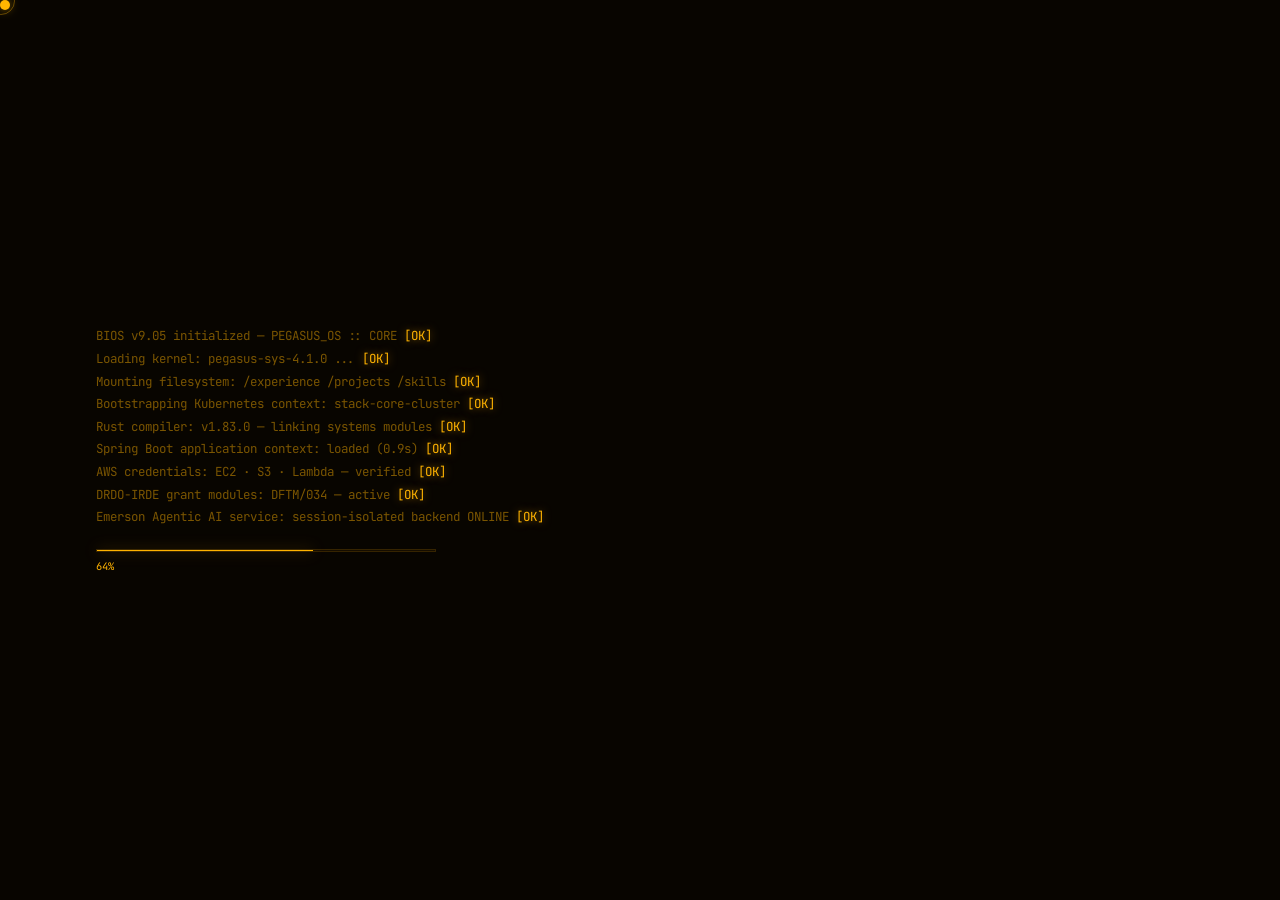
<file: terminals/terminal_ph.html>
<!DOCTYPE html>
<html lang="en">

<head>
  <meta charset="UTF-8">
  <meta name="viewport" content="width=device-width, initial-scale=1.0">
  <title>PEGASUS_OS :: CORE v9.05</title>
  <link
    href="https://fonts.googleapis.com/css2?family=JetBrains+Mono:ital,wght@0,300;0,400;0,500;0,700;1,300&family=Share+Tech+Mono&display=swap"
    rel="stylesheet">
  <style>
    *,
    *::before,
    *::after {
      margin: 0;
      padding: 0;
      box-sizing: border-box;
    }

    :root {
      --bg: #080500;
      --bg1: #0d0800;
      --bg2: #150d00;

      --green: #ffb300;
      /* amber phosphor */
      --green2: #cc8800;
      /* deeper amber */
      --dim: #6b4500;
      /* dim amber */

      --amber: #ffd166;
      /* highlight */
      --red: #ff5200;
      --blue: #e09a20;

      --text: #ffcc60;
      --muted: #7a5500;
      --border: rgba(255, 179, 0, 0.14);

      --glow: 0 0 10px rgba(255, 179, 0, 0.55);
      --glow-lg: 0 0 40px rgba(255, 179, 0, 0.2);
    }

    html,
    body {
      width: 100%;
      height: 100%;
      background: var(--bg);
      color: var(--text);
      font-family: 'JetBrains Mono', monospace;
      overflow: hidden;
    }

    /* ── CURSOR ── */
    #cur {
      position: fixed;
      width: 10px;
      height: 10px;
      border-radius: 50%;
      background: var(--green);
      pointer-events: none;
      z-index: 9999;
      mix-blend-mode: screen;
      transition: transform .1s;
      box-shadow: var(--glow);
    }

    #cur-r {
      position: fixed;
      width: 28px;
      height: 28px;
      border: 1px solid rgba(255, 179, 0, .35);
      border-radius: 50%;
      pointer-events: none;
      z-index: 9998;
      transition: left .12s ease, top .12s ease;
    }

    /* ── NEURAL CANVAS ── */
    #neural {
      position: fixed;
      inset: 0;
      z-index: 0;
      opacity: .4;
    }

    /* ── BOOT SCREEN ── */
    #boot {
      position: fixed;
      inset: 0;
      z-index: 100;
      background: var(--bg);
      display: flex;
      flex-direction: column;
      justify-content: center;
      align-items: flex-start;
      padding: 4rem 6rem;
      transition: opacity .6s ease;
    }

    #boot.hide {
      opacity: 0;
      pointer-events: none;
    }

    #boot-lines {
      display: flex;
      flex-direction: column;
      gap: .35rem;
    }

    .boot-line {
      font-size: .78rem;
      color: var(--muted);
      opacity: 0;
      transform: translateX(-8px);
      transition: opacity .3s, transform .3s;
    }

    .boot-line.show {
      opacity: 1;
      transform: none;
    }

    .boot-line.ok::after {
      content: ' [OK]';
      color: var(--green);
    }

    .boot-line.warn::after {
      content: ' [WARN]';
      color: var(--amber);
    }

    .boot-line span {
      color: var(--green);
    }

    #boot-bar-wrap {
      margin-top: 1.5rem;
      width: 340px;
      height: 3px;
      background: var(--bg2);
      border: 1px solid var(--border);
      opacity: 0;
      transition: opacity .3s;
    }

    #boot-bar-wrap.show {
      opacity: 1;
    }

    #boot-bar {
      height: 100%;
      width: 0%;
      background: var(--green);
      box-shadow: var(--glow);
      transition: width .05s linear;
    }

    #boot-pct {
      font-size: .65rem;
      color: var(--green);
      margin-top: .4rem;
      opacity: 0;
    }

    #boot-pct.show {
      opacity: 1;
    }

    /* ── MAIN OS SHELL ── */
    #os {
      position: fixed;
      inset: 0;
      z-index: 10;
      display: grid;
      grid-template-rows: 28px 1fr 24px;
      grid-template-columns: 230px 1fr;
      opacity: 0;
      transition: opacity .8s;
    }

    #os.show {
      opacity: 1;
    }

    /* ── TOPBAR ── */
    #topbar {
      grid-column: 1/-1;
      background: rgba(8, 5, 0, .96);
      border-bottom: 1px solid var(--border);
      display: flex;
      align-items: center;
      justify-content: space-between;
      padding: 0 1rem;
      font-size: .6rem;
      letter-spacing: 1.5px;
      backdrop-filter: blur(10px);
      white-space: nowrap;
      overflow: hidden;
    }

    .tb-left {
      color: var(--green);
      display: flex;
      gap: 1.5rem;
    }

    .tb-left span {
      color: var(--muted);
    }

    .tb-right {
      color: var(--muted);
      display: flex;
      gap: 1.5rem;
    }

    .tb-right b {
      color: var(--amber);
    }

    #clock {
      color: var(--green);
    }

    /* ── SIDEBAR ── */
    #sidebar {
      background: rgba(10, 6, 0, .93);
      border-right: 1px solid var(--border);
      display: flex;
      flex-direction: column;
      overflow-y: auto;
      overflow-x: hidden;
      backdrop-filter: blur(8px);
    }

    #sidebar::-webkit-scrollbar {
      width: 2px;
    }

    #sidebar::-webkit-scrollbar-thumb {
      background: var(--dim);
    }

    .sb-section {
      padding: .6rem .8rem .3rem;
    }

    .sb-label {
      font-size: .5rem;
      color: var(--muted);
      letter-spacing: 2px;
      text-transform: uppercase;
      margin-bottom: .4rem;
    }

    .cmd-btn {
      display: block;
      width: 100%;
      padding: .4rem .6rem;
      font-family: 'JetBrains Mono', monospace;
      font-size: .62rem;
      color: var(--muted);
      background: transparent;
      border: none;
      border-radius: 2px;
      text-align: left;
      cursor: pointer;
      transition: all .15s;
      letter-spacing: .3px;
      position: relative;
    }

    .cmd-btn::before {
      content: '$ ';
      color: var(--dim);
      transition: color .15s;
    }

    .cmd-btn:hover {
      color: var(--green);
      background: rgba(255, 179, 0, .05);
    }

    .cmd-btn:hover::before {
      color: var(--green);
    }

    .cmd-btn.active {
      color: var(--green);
      background: rgba(255, 179, 0, .08);
      border-left: 2px solid var(--green);
      padding-left: calc(.6rem - 2px);
    }

    .cmd-btn.active::before {
      color: var(--green);
    }

    .cmd-btn.danger {
      color: rgba(255, 92, 124, 0.6);
    }

    .cmd-btn.danger::before {
      color: rgba(255, 92, 124, 0.35);
    }

    .cmd-btn.danger:hover {
      color: var(--red);
      background: rgba(255, 92, 124, 0.06);
    }

    .cmd-btn.danger:hover::before {
      color: var(--red);
    }

    .cmd-btn.danger.active {
      color: var(--red);
      background: rgba(255, 92, 124, 0.08);
      border-left-color: var(--red);
    }

    .sb-divider {
      height: 1px;
      background: var(--border);
      margin: .5rem .8rem;
    }

    .sb-info {
      padding: .5rem .8rem;
      font-size: .55rem;
      color: var(--muted);
      line-height: 1.8;
    }

    .sb-info b {
      color: var(--green);
    }

    /* ── TERMINAL PANE ── */
    #terminal-wrap {
      display: flex;
      flex-direction: column;
      background: rgba(8, 5, 0, .90);
      overflow: hidden;
      backdrop-filter: blur(6px);
      position: relative;
    }

    #terminal {
      flex: 1;
      overflow-y: auto;
      overflow-x: hidden;
      padding: 1.2rem 1.5rem .6rem;
      word-wrap: break-word;
      overflow-wrap: break-word;
      min-width: 0;
    }

    #terminal::-webkit-scrollbar {
      width: 3px;
    }

    #terminal::-webkit-scrollbar-thumb {
      background: var(--dim);
    }

    /* ── INPUT LINE ── */
    #input-line {
      display: flex;
      align-items: center;
      gap: .5rem;
      padding: .5rem 1.5rem .7rem;
      border-top: 1px solid var(--border);
      flex-shrink: 0;
    }

    .input-prompt {
      font-size: .72rem;
      color: var(--green);
      white-space: nowrap;
      user-select: none;
    }

    #cmd-input {
      flex: 1;
      background: transparent;
      border: none;
      outline: none;
      font-family: 'JetBrains Mono', monospace;
      font-size: .72rem;
      color: var(--text);
      caret-color: var(--green);
      letter-spacing: .3px;
    }

    #cmd-input::placeholder {
      color: var(--muted);
    }

    /* Autocomplete hint */
    #hint {
      font-size: .65rem;
      color: var(--dim);
      padding: 0 1.5rem .4rem;
      flex-shrink: 0;
    }

    .t-line {
      font-size: .72rem;
      line-height: 1.7;
      color: var(--text);
      margin-bottom: .05rem;
      white-space: normal;
      word-break: break-word;
      overflow-wrap: break-word;
      width: 100%;
      display: block;
    }

    .t-line.prompt {
      color: var(--green);
    }

    .t-line.prompt::before {
      content: 'peagasus@core:~$ ';
    }

    .t-line.comment {
      color: var(--muted);
      font-style: italic;
    }

    .t-line.heading {
      color: var(--green);
      font-weight: 700;
      font-size: .8rem;
      margin: .6rem 0 .2rem;
    }

    .t-line.subheading {
      color: var(--amber);
      font-size: .68rem;
      margin: .4rem 0 .1rem;
    }

    .t-line.success {
      color: var(--green);
    }

    .t-line.warn {
      color: var(--amber);
    }

    .t-line.err {
      color: var(--red);
    }

    .t-line.blank {
      height: .4rem;
    }

    .t-line.blue {
      color: var(--blue);
    }

    .t-line b {
      color: var(--green);
      font-weight: 700;
    }

    .t-line .hi {
      color: var(--amber);
    }

    .t-line .lo {
      color: var(--muted);
    }

    .t-line .red {
      color: var(--red);
    }

    .t-line .bl {
      color: var(--blue);
    }

    .t-line .vl {
      color: var(--violet);
    }

    .t-cursor {
      display: inline-block;
      width: 7px;
      height: 13px;
      background: var(--green);
      vertical-align: middle;
      animation: blink 1s step-end infinite;
    }

    @keyframes blink {
      50% {
        opacity: 0
      }
    }

    .prog-row {
      display: flex;
      align-items: center;
      gap: .8rem;
      margin: .15rem 0;
    }

    .prog-label {
      font-size: .62rem;
      color: var(--muted);
      width: 130px;
      flex-shrink: 0;
    }

    .prog-bar {
      flex: 1;
      height: 5px;
      background: rgba(255, 179, 0, .08);
      border: 1px solid var(--border);
      position: relative;
      max-width: 200px;
    }

    .prog-fill {
      height: 100%;
      background: var(--green);
      box-shadow: var(--glow);
      transition: width 1.2s ease;
      width: 0;
    }

    .prog-val {
      font-size: .58rem;
      color: var(--green);
      width: 36px;
    }

    .proj-inline {
      border-left: 2px solid var(--green);
      padding: .5rem .8rem;
      margin: .3rem 0;
      background: rgba(255, 179, 0, .03);
      transition: background .2s;
    }

    .proj-inline:hover {
      background: rgba(255, 179, 0, .07);
    }

    .proj-inline .p-name {
      color: var(--green);
      font-size: .72rem;
      font-weight: 700;
    }

    .proj-inline .p-tag {
      font-size: .58rem;
      color: var(--muted);
      margin-bottom: .3rem;
    }

    .proj-inline .p-desc {
      font-size: .65rem;
      color: var(--text);
      line-height: 1.7;
    }

    .proj-inline .p-stack {
      font-size: .58rem;
      color: var(--dim);
      margin-top: .3rem;
    }

    /* Skill logo pill */
    .skill-pill {
      display: inline-flex;
      align-items: center;
      gap: 5px;
      background: rgba(255, 179, 0, .08);
      border: 1px solid rgba(255, 179, 0, .15);
      padding: .15rem .5rem;
      margin: .12rem .1rem;
      font-size: .6rem;
      color: var(--text);
      vertical-align: middle;
    }

    .skill-pill img {
      width: 12px;
      height: 12px;
      object-fit: contain;
      filter: brightness(1.2);
    }

    /* ── STATUS BAR ── */
    #statusbar {
      grid-column: 1/-1;
      background: linear-gradient(90deg, #ffb300, #e08000, #ffb300);
      background-size: 200% 100%;
      animation: sbshift 6s linear infinite;
      color: #0a0600;
      display: flex;
      align-items: center;
      justify-content: space-between;
      padding: 0 1rem;
      font-size: .55rem;
      font-weight: 700;
      letter-spacing: 1px;
    }

    /* SCANLINE */
    #os::after {
      content: '';
      position: fixed;
      inset: 0;
      background: repeating-linear-gradient(0deg, transparent, transparent 2px, rgba(0, 0, 0, .04) 2px, rgba(0, 0, 0, .04) 4px);
      pointer-events: none;
      z-index: 50;
    }

    @media(max-width:768px) {
      body {
        cursor: auto;
      }

      #cur,
      #cur-r {
        display: none;
      }

      #os {
        grid-template-rows: 28px auto 1fr auto 24px;
        grid-template-columns: 1fr;
      }

      #sidebar {
        grid-row: 2;
        grid-column: 1;
        border-right: none;
        border-bottom: 1px solid var(--border);
        max-height: none;
        padding: .4rem 0;
      }

      .sb-section {
        display: flex;
        flex-wrap: wrap;
        gap: .3rem;
        padding: .4rem .6rem;
      }

      .sb-label,
      .sb-divider,
      .sb-info {
        display: none;
      }

      .cmd-btn {
        font-size: .58rem;
        padding: .3rem .5rem;
        border: 1px solid var(--border);
        border-radius: 2px;
        width: auto;
      }

      #terminal {
        padding: .8rem 1rem;
      }

      .t-line {
        font-size: .68rem;
      }

      #topbar {
        font-size: .5rem;
        padding: 0 .6rem;
      }

      .tb-right {
        gap: .6rem;
      }

      #statusbar {
        font-size: .46rem;
      }

      #input-line {
        padding: .4rem 1rem .5rem;
      }

      .input-prompt {
        font-size: .66rem;
      }

      #cmd-input {
        font-size: .66rem;
      }
    }

    /* ── AMBER PHOSPHOR ENHANCEMENTS ── */

    /* Animated statusbar shimmer */
    @keyframes sbshift {
      0% {
        background-position: 0% 0%
      }

      100% {
        background-position: 200% 0%
      }
    }

    /* Phosphor glow on primary text */
    .t-line.heading {
      text-shadow: 0 0 14px rgba(255, 179, 0, 0.7), 0 0 30px rgba(255, 179, 0, 0.25);
    }

    .t-line.prompt::before {
      text-shadow: 0 0 8px rgba(255, 179, 0, 0.5);
    }

    b {
      text-shadow: 0 0 6px rgba(255, 179, 0, 0.35);
    }

    #boot-bar {
      box-shadow: 0 0 14px rgba(255, 179, 0, 0.7);
    }

    /* CRT grid overlay */
    body::before {
      content: '';
      position: fixed;
      inset: 0;
      z-index: 1;
      background-image:
        linear-gradient(rgba(255, 179, 0, 0.022) 1px, transparent 1px),
        linear-gradient(90deg, rgba(255, 179, 0, 0.022) 1px, transparent 1px);
      background-size: 32px 32px;
      pointer-events: none;
    }

    /* Vignette darkening at edges */
    body::after {
      content: '';
      position: fixed;
      inset: 0;
      z-index: 2;
      background: radial-gradient(ellipse at center, transparent 55%, rgba(0, 0, 0, 0.72) 100%);
      pointer-events: none;
    }

    /* CRT flicker (very subtle) */
    #os {
      animation: crtflicker 12s infinite;
    }

    @keyframes crtflicker {

      0%,
      98%,
      100% {
        opacity: 1;
      }

      98.5% {
        opacity: 0.94;
      }

      99% {
        opacity: 1;
      }

      99.5% {
        opacity: 0.96;
      }
    }

    /* Enhanced scanlines */
    #os::after {
      background: repeating-linear-gradient(0deg,
          transparent,
          transparent 2px,
          rgba(0, 0, 0, 0.09) 2px,
          rgba(0, 0, 0, 0.09) 4px);
    }

    /* Scrollbar amber */
    #terminal::-webkit-scrollbar-thumb {
      background: #6b4500;
    }

    #sidebar::-webkit-scrollbar-thumb {
      background: #6b4500;
    }

    /* Boot screen phosphor */
    .boot-line.ok::after {
      text-shadow: 0 0 8px rgba(255, 179, 0, 0.6);
    }

    /* Input caret glow trick — double the border-top glow */
    #input-line {
      box-shadow: 0 -1px 0 rgba(255, 179, 0, 0.1);
    }

    /* Sidebar active pill glow */
    .cmd-btn.active {
      box-shadow: inset 0 0 12px rgba(255, 179, 0, 0.08);
    }

    /* Proj-inline hover glow */
    .proj-inline:hover {
      box-shadow: inset 0 0 20px rgba(255, 179, 0, 0.04);
    }

    /* Cursor ring amber */
    #cur-r {
      border-color: rgba(255, 179, 0, .35) !important;
    }
  </style>
</head>

<body>

  <div id="cur"></div>
  <div id="cur-r"></div>
  <canvas id="neural"></canvas>

  <!-- BOOT -->
  <div id="boot">
    <div id="boot-lines"></div>
    <div id="boot-bar-wrap">
      <div id="boot-bar"></div>
    </div>
    <div id="boot-pct">0%</div>
  </div>

  <!-- OS SHELL -->
  <div id="os">

    <div id="topbar">
      <div class="tb-left">
        <span>PEGASUS_OS</span> :: CORE v9.05
        <span style="color:var(--dim)">|</span>
        <span>kernel</span> pegasus-sys-4.1.0
        <span style="color:var(--dim)">|</span>
        <span>node</span> <span id="uptime"
          style="color:var(--green);font-weight:700;text-shadow:0 0 10px rgba(52,211,153,0.6)"></span>
      </div>
      <div class="tb-right">
        <span>AMD, IN</span>
        <span>B.Tech CSE <b>'28</b></span>
        <div id="clock"></div>
      </div>
    </div>

    <div id="sidebar">
      <div class="sb-section">
        <div class="sb-label">// commands</div>
        <button class="cmd-btn" data-cmd="whoami">whoami</button>
        <button class="cmd-btn" data-cmd="ls --experience">ls --experience</button>
        <button class="cmd-btn" data-cmd="ls --projects">ls --projects</button>
        <button class="cmd-btn" data-cmd="cat skills.txt">cat skills.txt</button>
        <button class="cmd-btn" data-cmd="./open-source">./open-source</button>
        <button class="cmd-btn" data-cmd="cat about.txt">cat about.txt</button>
        <button class="cmd-btn" data-cmd="cat contact.txt">cat contact.txt</button>
        <button class="cmd-btn danger" data-cmd="sudo">sudo</button>
        <button class="cmd-btn" data-cmd="help">help</button>
      </div>
      <div class="sb-divider"></div>
      <div class="sb-section">
        <div class="sb-label">// links</div>
        <button class="cmd-btn" data-cmd="open --resume">open --resume</button>
        <button class="cmd-btn" data-cmd="open --github">open --github</button>
        <button class="cmd-btn" data-cmd="open --linkedin">open --linkedin</button>
        <button class="cmd-btn" data-cmd="open --email">open --email</button>
      </div>
      <div class="sb-divider"></div>
      <div class="sb-info">
        <b>HOMASVI</b><br>
        B.Tech CSE · Rai University<br>
        CGPA 9.05 / 10 · '28<br>
        <br>
        Ahmedabad, Gujarat, IN
      </div>
    </div>

    <div id="terminal-wrap">
      <div id="terminal"></div>
      <div id="hint">// type a command below or click sidebar · tab to autocomplete · ↑↓ history</div>
      <div id="input-line">
        <span class="input-prompt">pegasus@core:~$&nbsp;</span>
        <input id="cmd-input" type="text" placeholder="type a command..." autocomplete="off" spellcheck="false" />
      </div>
    </div>

    <div id="statusbar">
      <span id="sb-cmd">READY</span>
      <span>PEGASUS_OS :: CORE v9.05 &nbsp;|&nbsp; CSE2028 &nbsp;|&nbsp; ALL SYSTEMS NOMINAL</span>
      <span id="sb-status">●&nbsp;ONLINE</span>
    </div>

  </div>

  <script>
    /* ═══════════════════════════════════════════════
       CURSOR
    ═══════════════════════════════════════════════ */
    const cur = document.getElementById('cur');
    const curR = document.getElementById('cur-r');
    let mx = 0, my = 0, rx = 0, ry = 0;
    document.addEventListener('mousemove', e => {
      mx = e.clientX; my = e.clientY;
      cur.style.left = mx - 5 + 'px'; cur.style.top = my - 5 + 'px';
    });
    (function animR() {
      rx += (mx - rx - 14) * .13; ry += (my - ry - 14) * .13;
      curR.style.left = rx + 'px'; curR.style.top = ry + 'px';
      requestAnimationFrame(animR);
    })();
    document.querySelectorAll('button,a').forEach(el => {
      el.addEventListener('mouseenter', () => { cur.style.transform = 'scale(2.5)'; });
      el.addEventListener('mouseleave', () => { cur.style.transform = ''; });
    });

    /* ═══════════════════════════════════════════════
       NEURAL CANVAS
    ═══════════════════════════════════════════════ */
    (function () {
      const c = document.getElementById('neural');
      const ctx = c.getContext('2d');
      let W, H, nodes = [], mouse = { x: 0, y: 0 };
      function resize() { W = c.width = window.innerWidth; H = c.height = window.innerHeight; }
      resize(); window.addEventListener('resize', resize);
      document.addEventListener('mousemove', e => { mouse.x = e.clientX; mouse.y = e.clientY; });
      class Node {
        constructor() {
          this.x = Math.random() * W; this.y = Math.random() * H;
          this.vx = (Math.random() - .5) * .3; this.vy = (Math.random() - .5) * .3;
          this.r = Math.random() * 1.5 + .5;
        }
        update() {
          this.x += this.vx; this.y += this.vy;
          if (this.x < 0 || this.x > W) this.vx *= -1;
          if (this.y < 0 || this.y > H) this.vy *= -1;
        }
      }
      for (let i = 0; i < 90; i++) nodes.push(new Node());
      function draw() {
        ctx.clearRect(0, 0, W, H);
        nodes.forEach(n => {
          n.update();
          const dx = mouse.x - n.x, dy = mouse.y - n.y;
          const d = Math.sqrt(dx * dx + dy * dy);
          if (d < 120) { n.vx -= dx / d * .04; n.vy -= dy / d * .04; }
          ctx.beginPath();
          ctx.arc(n.x, n.y, n.r, 0, Math.PI * 2);
          ctx.fillStyle = 'rgba(255,179,0,.75)';
          ctx.fill();
        });
        for (let i = 0; i < nodes.length; i++) {
          for (let j = i + 1; j < nodes.length; j++) {
            const dx = nodes[i].x - nodes[j].x, dy = nodes[i].y - nodes[j].y;
            const d = Math.sqrt(dx * dx + dy * dy);
            if (d < 130) {
              ctx.beginPath();
              ctx.moveTo(nodes[i].x, nodes[i].y);
              ctx.lineTo(nodes[j].x, nodes[j].y);
              ctx.strokeStyle = `rgba(255,179,0,${(1 - d / 130) * .18})`;
              ctx.lineWidth = .6;
              ctx.stroke();
            }
          }
        }
        requestAnimationFrame(draw);
      }
      draw();
    })();

    /* ═══════════════════════════════════════════════
       CLOCK & UPTIME
    ═══════════════════════════════════════════════ */
    function updateUptime() {
      const now = new Date();
      const days = Math.floor((now - new Date('2026-01-01')) / 86400000);
      document.getElementById('uptime').textContent = `#${String(days < 0 ? 0 : days).padStart(4, '0')}`;
    }
    updateUptime();
    setInterval(updateUptime, 60000);

    function tick() {
      const d = new Date();
      document.getElementById('clock').textContent = [d.getHours(), d.getMinutes(), d.getSeconds()].map(v => String(v).padStart(2, '0')).join(':');
    }
    tick(); setInterval(tick, 1000);

    /* ═══════════════════════════════════════════════
       BOOT SEQUENCE
    ═══════════════════════════════════════════════ */
    const bootLines = [
      { t: 'BIOS v9.05 initialized — PEGASUS_OS :: CORE', cls: 'ok' },
      { t: 'Loading kernel: pegasus-sys-4.1.0 ...', cls: 'ok' },
      { t: 'Mounting filesystem: /experience /projects /skills', cls: 'ok' },
      { t: 'Bootstrapping Kubernetes context: stack-core-cluster', cls: 'ok' },
      { t: 'Rust compiler: v1.83.0 — linking systems modules', cls: 'ok' },
      { t: 'Spring Boot application context: loaded (0.9s)', cls: 'ok' },
      { t: 'AWS credentials: EC2 · S3 · Lambda — verified', cls: 'ok' },
      { t: 'DRDO-IRDE grant modules: DFTM/034 — active', cls: 'ok' },
      { t: 'Emerson Agentic AI service: session-isolated backend ONLINE', cls: 'ok' },
      { t: 'RAG pipeline: LangChain + FAISS — indexed', cls: 'ok' },
      { t: 'Docker daemon: running — 12 containers healthy', cls: 'ok' },
      { t: 'Grafana observability stack: Prometheus scraping', cls: 'ok' },
      { t: 'Open-source contributions: NGAOpenData · adenhq · Roboflow', cls: 'ok' },
      { t: 'All systems nominal. Booting desktop ...', cls: '' },
    ];

    async function runBoot() {
      const wrap = document.getElementById('boot-lines');
      const bar = document.getElementById('boot-bar');
      const pct = document.getElementById('boot-pct');
      const barWrap = document.getElementById('boot-bar-wrap');
      barWrap.classList.add('show'); pct.classList.add('show');
      for (let i = 0; i < bootLines.length; i++) {
        const div = document.createElement('div');
        div.className = 'boot-line ' + (bootLines[i].cls || '');
        div.textContent = bootLines[i].t;
        wrap.appendChild(div);
        await sleep(20); div.classList.add('show');
        const p = Math.round(((i + 1) / bootLines.length) * 100);
        bar.style.width = p + '%'; pct.textContent = p + '%';
        await sleep(i === bootLines.length - 1 ? 400 : 110);
      }
      await sleep(500);
      document.getElementById('boot').classList.add('hide');
      document.getElementById('os').classList.add('show');
      document.getElementById('cmd-input').focus({ preventScroll: true });
      await sleep(800);
      runCommand('whoami', true);
    }

    /* ═══════════════════════════════════════════════
       TERMINAL ENGINE
    ═══════════════════════════════════════════════ */
    const term = document.getElementById('terminal');
    let busy = false;

    function sleep(ms) { return new Promise(r => setTimeout(r, ms)); }

    function addLine(text = '', cls = '', delay = 0) {
      return new Promise(resolve => {
        setTimeout(() => {
          const d = document.createElement('div');
          d.className = 't-line ' + (cls || '');
          d.innerHTML = text;
          term.appendChild(d);
          term.scrollTop = term.scrollHeight;
          resolve(d);
        }, delay);
      });
    }

    async function typeText(text, cls = '', speed = 18) {
      const d = document.createElement('div');
      d.className = 't-line ' + (cls || '');
      term.appendChild(d);
      for (let i = 0; i <= text.length; i++) {
        d.textContent = text.slice(0, i);
        term.scrollTop = term.scrollHeight;
        await sleep(speed);
      }
      return d;
    }

    async function addPrompt(cmd) {
      const d = document.createElement('div');
      d.className = 't-line prompt';
      term.appendChild(d);
      for (let i = 0; i <= cmd.length; i++) {
        d.textContent = cmd.slice(0, i);
        await sleep(28);
      }
      term.scrollTop = term.scrollHeight;
    }

    async function addBlank() { await addLine('', 'blank'); }

    function skillTag(name, logoUrl) {
      return `<span class="skill-pill"><img src="${logoUrl}" alt="${name}"> ${name}</span>`;
    }

    const DEVICON = 'https://cdn.jsdelivr.net/gh/devicons/devicon@latest/icons';
    const LOGOS = {
      'C': `${DEVICON}/c/c-original.svg`,
      'C++': `${DEVICON}/cplusplus/cplusplus-original.svg`,
      'Python': `${DEVICON}/python/python-original.svg`,
      'Java': `${DEVICON}/java/java-original.svg`,
      'JavaScript': `${DEVICON}/javascript/javascript-original.svg`,
      'Rust': `${DEVICON}/rust/rust-original.svg`,
      'Bash': `${DEVICON}/bash/bash-original.svg`,
      'Spring Boot': `${DEVICON}/spring/spring-original.svg`,
      'React': `${DEVICON}/react/react-original.svg`,
      'Svelte': `${DEVICON}/svelte/svelte-original.svg`,
      'Express': `${DEVICON}/express/express-original.svg`,
      'FastAPI': `${DEVICON}/fastapi/fastapi-original.svg`,
      'Kafka': `${DEVICON}/apachekafka/apachekafka-original.svg`,
      'PyTorch': `${DEVICON}/pytorch/pytorch-original.svg`,
      'AWS': `${DEVICON}/amazonwebservices/amazonwebservices-plain-wordmark.svg`,
      'Docker': `${DEVICON}/docker/docker-original.svg`,
      'Kubernetes': `${DEVICON}/kubernetes/kubernetes-original.svg`,
      'Grafana': `${DEVICON}/grafana/grafana-original.svg`,
      'Terraform': `${DEVICON}/terraform/terraform-original.svg`,
      'GraphQL': `${DEVICON}/graphql/graphql-plain.svg`,
      'MySQL': `${DEVICON}/mysql/mysql-original.svg`,
      'MongoDB': `${DEVICON}/mongodb/mongodb-original.svg`,
      'Redis': `${DEVICON}/redis/redis-original.svg`,
      'PostgreSQL': `${DEVICON}/postgresql/postgresql-original.svg`,
      'LangChain': `${DEVICON}/python/python-original.svg`,
      'MariaDB': `${DEVICON}/mariadb/mariadb-original.svg`,
    };

    /* ── COMMANDS ── */
    const COMMANDS = {

      'sudo': async () => {
        if (window._sudoGranted) {
          await addBlank();
          await addLine('<span style="color:var(--green)">sudo: already have root access. What more do you want?</span>');
          return;
        }
        await addBlank();
        await addLine('<span style="color:var(--muted)">[sudo] password for adithya: Type it below</span>');
        await addLine('<span style="color:var(--dim)">hint: <b>you</b> already know it.</span>', 'comment');
        await addLine('Ctrl+C to cancel.', 'comment');
        await sleep(400);
        passwordMode = true;
        passwordAttempts = 0;
        input.type = 'password';
        input.placeholder = 'enter password...';
        busy = false;  // ← must release before returning so input works
        input.focus({ preventScroll: true });
        // don't await anything after — return immediately
      },

      'rm -rf': async () => {
        await addBlank();
        await addLine('executing rm -rf /*', 'comment');
        await sleep(300);
        const logs = [
          'rm: descending into /',
          'rm: descending into /home/adithya',
          'rm: removing /projects/everything',
          'rm: removing /memories/good-ones',
          'rm: removing /sanity',
          'rm: removing /will-to-live',
        ];
        for (const l of logs) { await addLine(l, 'comment'); await sleep(120); }
        await addLine('<span style="color:var(--red)">rm: removed 2,847 files. all of them. congrats.</span>');
        await sleep(700);

        for (let i = 0; i < 8; i++) { term.style.opacity = i % 2 === 0 ? '0.1' : '1'; await sleep(60); }
        term.style.opacity = '1';
        await sleep(400);

        // destroy the UI
        document.getElementById('sidebar').style.transition = 'opacity 0.6s';
        document.getElementById('sidebar').style.opacity = '0';
        document.getElementById('topbar').style.transition = 'opacity 0.6s';
        document.getElementById('topbar').style.opacity = '0';
        document.getElementById('statusbar').style.transition = 'opacity 0.6s';
        document.getElementById('statusbar').style.opacity = '0';
        await sleep(700);
        document.getElementById('sidebar').style.display = 'none';
        document.getElementById('topbar').style.display = 'none';
        document.getElementById('statusbar').style.display = 'none';

        // expand terminal to full screen
        document.getElementById('os').style.gridTemplateColumns = '1fr';
        document.getElementById('os').style.gridTemplateRows = '1fr auto';
        document.querySelectorAll('.cmd-btn').forEach(b => b.disabled = true);
        window._destroyed = true;
        window._sudoGranted = false;  // ← add this — revoke after use

        term.innerHTML = '';
        await addBlank();
        await typeText("What made you think that was a good idea? Because I said so?", 'err', 28);
        await sleep(700);
        await typeText("Now everything is ruined.", 'err', 32);
        await sleep(500);
        await addBlank();
        await addLine('<span style="color:var(--dim)">messiah@pegasus-core:$ ~ help</span>');
        await sleep(400);
        await addLine('maybe restarting your browser will fix this.', 'comment');
        await sleep(600);
        await addLine('<span style="color:var(--dim)">...or maybe you can <b>save</b> this wihtout a restart. just a thought.</span>');
        await addBlank();
        hintEl.textContent = '// system compromised — only: save';
      },

      'save': async () => {
        term.innerHTML = '';
        await addBlank();
        await addLine('attempting recovery...', 'comment');
        await sleep(500);
        const restores = ['/sanity', '/memories/good-ones', '/projects/everything', '/will-to-live'];
        for (const r of restores) {
          await addLine(`restoring ${r} ... <span style="color:#ffb300">ok</span>`, 'comment');
          await sleep(300);
        }
        await sleep(200);

        // restore UI
        document.getElementById('topbar').style.display = '';
        document.getElementById('sidebar').style.display = '';
        document.getElementById('statusbar').style.display = '';
        await sleep(100);
        document.getElementById('topbar').style.opacity = '1';
        document.getElementById('sidebar').style.opacity = '1';
        document.getElementById('statusbar').style.opacity = '1';
        document.getElementById('os').style.gridTemplateColumns = '';
        document.getElementById('os').style.gridTemplateRows = '';
        document.querySelectorAll('.cmd-btn').forEach(b => b.disabled = false);
        tauntIdx = 0;
        window._destroyed = false;

        await addLine('<span style="color:#ffb300">system restored. all 2,847 files recovered.</span>');
        await sleep(400);
        await addLine('<span style="color:#9b8b8b"> Congratulations! You unlocked the Easter Egg!</span>', 'comment');
        await addLine('Thanks for trying it out!!', 'comment');
        await addBlank();
        hintEl.textContent = '// type a command below or click sidebar  ·  tab to autocomplete  ·  ↑↓ history';
      },

      'whoami': async () => {
        term.innerHTML = '';
        await addBlank();
        const box = document.createElement('div');
        box.style.cssText = 'border:1px solid rgba(255,179,0,.22);padding:.55rem 1.1rem;margin:.2rem 0;display:inline-block;font-size:.72rem;color:var(--muted);letter-spacing:.5px;';
        box.innerHTML = 'V S Homasvi Kaneria &nbsp;<span style="color:var(--dim)">·</span>&nbsp; AI &amp; Systems Engineer';
        term.appendChild(box);
        term.scrollTop = term.scrollHeight;
        await addBlank();

        // set up image before typing starts — opacity 0, no transition yet
        const bg = document.createElement('img');
        bg.src = 'walter.png';
        bg.style.cssText = `
      position:absolute; top:50%; left:50%;
      transform:translate(-50%,-50%);
      width:420px; height:auto;
      opacity:0;
      pointer-events:none;
      z-index:0; user-select:none;
      filter: blur(0.5px) grayscale(100%);
      transition: opacity 1.8s ease;
    `;
        term.style.position = 'relative';
        term.appendChild(bg);

        // midpoint of "I am the one who codes." at 22ms/char = ~260ms
        setTimeout(() => { bg.style.opacity = '0.045'; }, 260);

        await typeText("I am not the one who types, Skyler. I am the one who codes", '', 22);

        // fade out after 8s
        setTimeout(() => { bg.style.transition = 'opacity 3s ease'; bg.style.opacity = '0'; }, 8500);
        setTimeout(() => { bg.remove(); }, 11000);

        await sleep(600);
        await typeText("Now... Say my name.", '', 75);
        await sleep(500);
        await typeText("Homasvi Kaneria", 'heading', 50); // continue on same line by putting ... after it
        await sleep(300);
        await typeText("You're goddamn right.", '', 80);
        await sleep(400);
        await addBlank();
        await addLine('Strong CS fundamentals — DSA, systems, cloud infra — backed by production engineering at <b>Emerson</b> and applied research under <b>DRDO-IRDE</b>. I work across the full stack: from <b>Rust low-latency services</b> to <b>Kubernetes cluster orchestration</b> to <b>LLM-powered agents</b>. Looking for SDE, AI/ML, and systems engineering roles.');
        await addBlank();
        await addLine('<span class="hi">↳ Education :</span>  B.Tech CSE · Rai University · CGPA 9.05 / 10 · 2022–2026');
        await addLine('<span class="hi">↳ Location  :</span>  Ahmedabad, Gujarat, IN');
        await addLine('<span class="hi">↳ Open to   :</span>  SDE · Systems Engineering · AI/ML · Fintech · Research');
        await addBlank();
        await addLine('// click a command on the left or type below to explore ↓', 'comment');
        await addBlank();
      },

      'ls --experience': async () => {
        await addBlank();
        await addLine('EXPERIENCE  //  ls --experience', 'heading');
        await addLine('━━━━━━━━━━━━━━━━━━━━━━━━━━━━━━━━━━━━━━━━━━━━━━━━━━━━━━━━━', 'comment');
        await addBlank();

        // Emerson
        await addLine('<span class="hi">[ 01 ]</span>  SDE (Agentic AI) Intern', 'subheading');
        await addLine('<span class="hi">Company  :</span>  <b>Emerson</b>');
        await addLine('<span class="hi">Period   :</span>  Jul 2025 – Present  ·  Ahmedabad, Gujarat, IN');
        await addBlank();

        const emWork = [
          {
            title: 'Invoicing System — React · FastAPI · C++ Engines',
            desc: 'Reduced manual billing time by <b>90%</b>. Full-stack implementation with a React frontend, FastAPI orchestration layer, and C++ computation engines for high-throughput invoice generation.',
          },
          {
            title: 'Session-Isolated Agentic Backend',
            desc: 'Designed a backend service supporting <b>1,000+ concurrent users</b> with TTFT p95 latency under 3s. Deployed on fully local, in-house infrastructure to meet strict security constraints. Zero cloud egress.',
          },
          {
            title: 'RAG Service — LangChain + FAISS',
            desc: 'Built a retrieval-augmented generation service with optimized chunking and retrieval strategies, <b>improving answer accuracy</b> for internal knowledge base queries.',
          },
        ];
        for (const w of emWork) {
          const el = document.createElement('div');
          el.className = 'proj-inline';
          el.innerHTML = `<div class="p-name">▸ ${w.title}</div><div class="p-desc">${w.desc}</div>`;
          term.appendChild(el);
          term.scrollTop = term.scrollHeight;
          await sleep(100);
        }

        await addBlank();

        // DRDO
        await addLine('<span class="hi">[ 02 ]</span>  Research Intern (Part-Time)', 'subheading');
        await addLine('<span class="hi">Company  :</span>  <b>DRDO-IRDE</b> — Sanctioned Grant No. DFTM/034 (via VNR VJIET)');
        await addLine('<span class="hi">Period   :</span>  Jan 2026 – Present  ·  Ahmedabad, Gujarat, IN');
        await addBlank();

        const metrics = [
          { label: 'Scene Context Improvement', val: '150+%', pct: 82 },
          { label: 'Inference Latency Reduction', val: '90%', pct: 90 },
          { label: 'Structural Similarity (SSIM)', val: '92%', pct: 92 },
        ];
        for (const m of metrics) {
          const row = document.createElement('div');
          row.className = 'prog-row';
          row.innerHTML = `<span class="prog-label">  ${m.label}</span><div class="prog-bar"><div class="prog-fill" style="width:0%" data-w="${m.pct}%"></div></div><span class="prog-val">${m.val}</span>`;
          term.appendChild(row);
          term.scrollTop = term.scrollHeight;
          await sleep(80);
        }
        setTimeout(() => { document.querySelectorAll('.prog-fill').forEach(f => { f.style.width = f.dataset.w; }); }, 100);

        await addBlank();
        await addLine('Developed <b>Transformer models</b> restoring weather degradation in images. Used Image Enhancement Algorithms for scene context analysis. Network pruning + pipeline-level optimizations for latency reduction.');
        await addBlank();
      },

      'ls --projects': async () => {
        await addBlank();
        await addLine('PROJECTS  //  selected work', 'heading');
        await addLine('━━━━━━━━━━━━━━━━━━━━━━━━━━━━━━━━━━━━━━━━━━━━━━━━━━━━━━━━━', 'comment');
        await addBlank();

        const projects = [
          {
            name: 'KUBERNETES-NATIVE MULTI-STORE ORCHESTRATION',
            tag: 'Cloud Infrastructure · AWS Deployment · Systems',
            desc: 'Store provisioning platform enabling one-click creation and teardown of isolated WordPress e-commerce stores (namespace, secrets, PVCs). Idempotent lifecycle management across <b>100+ store instances</b> on a shared cluster.',
            stack: 'React · Nginx · Helm · Redis · Docker · Kubernetes · AWS',
            link: 'https://github.com/JVSHOMASVI',
          },
          {
            name: 'REAL-TIME ORACLE PRICE FEED SYSTEM',
            tag: 'Rust · Low-Latency · High Frequency Trade',
            desc: 'Low-latency price ingestion service with <b>~40ms updates</b>. Redis caching, PostgreSQL storage, REST APIs, health checks, Prometheus observability. Svelte frontend for HFT operations.',
            stack: 'Rust · Redis · PostgreSQL · Prometheus · Svelte',
            link: 'https://github.com/JVSHOMASVI',
          },
          {
            name: 'CUSUITE — WINDOWS ENVIRONMENT MANAGER',
            tag: 'Systems · CUDA · DevOps Tooling',
            desc: 'Automated GPU, driver, CUDA, and cuDNN version checks via system and NVIDIA APIs. <b>Reduced CUDA setup time by 80%</b>. Tested 30+ REST APIs for driver compatibility. Released v1.13.9-12 on GitHub.',
            stack: 'Python · NVIDIA APIs · REST · Bash · Windows',
            link: 'https://github.com/JVSHOMASVI',
          },
        ];

        for (const p of projects) {
          const el = document.createElement('div');
          el.className = 'proj-inline';
          el.innerHTML = `<div class="p-name">▸ ${p.name} <a href="${p.link}" target="_blank" style="font-size:.55rem;color:var(--muted);border:1px solid var(--border);padding:.1rem .4rem;margin-left:.5rem;text-decoration:none;transition:color .2s" onmouseover="this.style.color='var(--green)'" onmouseout="this.style.color='var(--muted)'">↗ github</a></div><div class="p-tag">${p.tag}</div><div class="p-desc">${p.desc}</div><div class="p-stack">// ${p.stack}</div>`;
          term.appendChild(el);
          term.scrollTop = term.scrollHeight;
          await sleep(130);
        }
        await addBlank();
      },

      'cat skills.txt': async () => {
        await addBlank();
        await addLine('SKILLS  //  cat skills.txt', 'heading');
        await addLine('━━━━━━━━━━━━━━━━━━━━━━━━━━━━━━━━━━━━━━━━━━━━━━━━━━━━━━━━━', 'comment');
        await addBlank();

        const groups = [
          { cat: 'Languages', items: ['C', 'C++', 'Python', 'Java', 'JavaScript', 'Rust', 'Bash'] },
          { cat: 'Frameworks', items: ['Spring Boot', 'React', 'Svelte', 'Express', 'FastAPI', 'Kafka', 'PyTorch'] },
          { cat: 'Cloud & Infra', items: ['AWS', 'Docker', 'Kubernetes', 'Grafana', 'Terraform', 'GraphQL'] },
          { cat: 'AI & Data', items: ['LangChain', 'MySQL', 'MariaDB', 'MongoDB', 'Redis', 'PostgreSQL'] },
        ];

        for (const g of groups) {
          const line = document.createElement('div');
          line.className = 't-line';
          line.style.cssText = 'margin:.25rem 0; display:flex; flex-wrap:wrap; align-items:center; gap:.1rem;';
          const label = document.createElement('span');
          label.style.cssText = 'color:var(--amber);font-size:.62rem;width:110px;flex-shrink:0;display:inline-block;';
          label.textContent = g.cat;
          line.appendChild(label);
          const pillsWrap = document.createElement('span');
          pillsWrap.innerHTML = g.items.map(i => skillTag(i, LOGOS[i] || `${DEVICON}/python/python-original.svg`)).join('');
          line.appendChild(pillsWrap);
          term.appendChild(line);
          term.scrollTop = term.scrollHeight;
          await sleep(90);
        }
        await addBlank();
      },

      './open-source': async () => {
        await addBlank();
        await addLine('OPEN SOURCE  //  ./open-source --contributions', 'heading');
        await addLine('━━━━━━━━━━━━━━━━━━━━━━━━━━━━━━━━━━━━━━━━━━━━━━━━━━━━━━━━━', 'comment');
        await addBlank();
        await addLine('PROJECT SARVADRUSHTI ─────────────────────────────────────', 'subheading');
        await addLine('<span class="hi">Role   :</span>  Core Contributor (Systems and AI) · Feb 2024 – Oct 2024');
        await addLine('<span class="hi">Status :</span>  Pre-incubated · Institutional grant procurement');
        await addBlank();

        const sarWork = [
          'Built and validated Vision Enhancement algorithms for paramilitary use cases.',
          'Built REST APIs and ingestion pipelines with sub-500ms latency, integrity checks, and fallback handling.',
          'Conducted prototype development during pre-incubation for institutional grant procurement.',
          'Implemented a modified CycleGAN improving model robustness by ~40% in low-visibility conditions.',
        ];
        for (const s of sarWork) {
          const el = document.createElement('div');
          el.className = 't-line';
          el.style.cssText = 'padding:.2rem .5rem;border-left:2px solid var(--dim);margin:.2rem 0;font-size:.65rem;color:var(--muted);';
          el.innerHTML = `<span style="color:var(--green)">▸</span> ${s}`;
          term.appendChild(el);
          term.scrollTop = term.scrollHeight;
          await sleep(80);
        }

        await addBlank();
        await addLine('EXTERNAL CONTRIBUTIONS ───────────────────────────────────', 'subheading');

        const oss = [
          { repo: 'NGAOpenData', pr: '#17', desc: 'Geospatial data tooling — open government dataset initiative' },
          { repo: 'adenhq (YC 20)', pr: '#2348', desc: 'YC-backed productivity platform — agent infrastructure fix' },
          { repo: 'Roboflow', pr: '#262', desc: 'Computer vision toolkit — dataset pipeline improvement' },
          { repo: 'Mindscape', pr: '#14', desc: 'AI reasoning framework — context handling patch' },
        ];

        for (const o of oss) {
          const el = document.createElement('div');
          el.className = 't-line';
          el.style.cssText = 'display:flex;gap:.8rem;padding:.3rem .5rem;align-items:baseline;';
          el.innerHTML = `<span style="color:var(--green);font-size:.65rem;font-weight:700;width:140px;flex-shrink:0;">${o.repo}</span><span style="color:var(--amber);font-size:.62rem;width:50px;flex-shrink:0;">${o.pr}</span><span style="color:var(--muted);font-size:.62rem;">${o.desc}</span>`;
          term.appendChild(el);
          term.scrollTop = term.scrollHeight;
          await sleep(70);
        }
        await addBlank();
      },

      'cat about.txt': async () => {
        await addBlank();
        await addLine('ABOUT  //  cat about.txt', 'heading');
        await addLine('━━━━━━━━━━━━━━━━━━━━━━━━━━━━━━━━━━━━━━━━━━━━━━━━━━━━━━━━━', 'comment');
        await addBlank();
        await typeText("I care about systems that actually work under pressure — low latency, high concurrency, no excuses. Whether that's a Rust price feed handling HFT operations or a Kubernetes cluster provisioning stores on demand, the constraint is always the same: it has to be fast and it has to be correct.", '', 12);
        await addBlank();
        await typeText("I got into AI because the hard problems are at the intersection of systems and intelligence. You need a production-grade backend before an LLM agent is useful. You need infrastructure before research findings matter.", '', 12);
        await addBlank();
        await typeText("Currently at Emerson building agentic AI. Researching under DRDO. Looking for the next hard problem.", '', 18);
        await addBlank();
      },

      'cat contact.txt': async () => {
        await addBlank();
        await addLine('CONTACT  //  cat contact.txt', 'heading');
        await addLine('━━━━━━━━━━━━━━━━━━━━━━━━━━━━━━━━━━━━━━━━━━━━━━━━━━━━━━━━━', 'comment');
        await addBlank();
        await addLine('Open to: SDE roles · ML engineering · systems engineering · internships');
        await addBlank();
        await addLine('<span class="hi">email   :</span>  homasvi.kaneria.cg@gmail.com');
        await addLine('<span class="hi">phone   :</span>  +91 9000081391');
        await addLine('<span class="hi">github  :</span>  github.com/JVSHOMASVI');
        await addLine('<span class="hi">linkedin:</span>  linkedin.com/in/adithya-jvsc');
        await addLine('<span class="hi">location:</span>  Ahmedabad, Gujarat, IN');
        await addBlank();
        await addLine('// Open to conversations. Reach out.', 'comment');
        await addBlank();
      },

      'help': async () => {
        await addBlank();
        await addLine('AVAILABLE COMMANDS  //  help', 'heading');
        await addLine('━━━━━━━━━━━━━━━━━━━━━━━━━━━━━━━━━━━━━━━━━━━━━━━━━━━━━━━━━', 'comment');
        await addBlank();
        const cmds = [
          ['whoami', 'identity, education, open to roles'],
          ['ls --experience', 'DRDO + Emerson internship details'],
          ['ls --projects', 'K8s platform, Oracle feed, cuSuite'],
          ['cat skills.txt', 'full tech stack with logos'],
          ['./open-source', 'Sarvadrushti + OSS contributions'],
          ['cat about.txt', 'personal philosophy'],
          ['cat contact.txt', 'get in touch'],
          ['open --resume', 'open resume PDF'],
          ['open --github', 'open GitHub profile'],
          ['open --linkedin', 'open LinkedIn'],
          ['open --email', 'compose email'],
          ['clear', 'clear terminal output'],
        ];
        for (const [cmd, desc] of cmds) {
          const el = document.createElement('div');
          el.className = 't-line';
          el.style.cssText = 'display:flex;gap:1rem;';
          el.innerHTML = `<span style="color:var(--green);font-size:.65rem;width:160px;flex-shrink:0;">$ ${cmd}</span><span style="color:var(--muted);font-size:.63rem;">${desc}</span>`;
          term.appendChild(el);
          term.scrollTop = term.scrollHeight;
          await sleep(40);
        }
        await sleep(40);
        const sudoEl = document.createElement('div');
        sudoEl.className = 't-line';
        sudoEl.style.cssText = 'display:flex;gap:1rem;';
        sudoEl.innerHTML = `<span style="color:var(--red);font-size:.65rem;width:160px;flex-shrink:0;">$ sudo</span><span style="color:var(--muted);font-size:.63rem;">???  <span style="color:var(--dim)">// you definitely wanna try this</span></span>`;
        term.appendChild(sudoEl);
        term.scrollTop = term.scrollHeight;
        await sleep(40);
        await addBlank();
      },

      'open --resume': async () => {
        await addBlank();
        await addLine('Opening resume ...', 'success');
        await sleep(400);
        window.open('https://drive.google.com/drive/folders/1zWQqDD7f7-jyz9aVqPC716AZx8vin-01?usp=sharing', '_blank');
        await addBlank();
      },
      'open --github': async () => {
        await addBlank();
        await addLine('Opening github.com/JVSHomasvi...', 'success');
        await sleep(400);
        window.open('https://github.com/JVSHOMASVI', '_blank');
        await addBlank();
      },
      'open --linkedin': async () => {
        await addBlank();
        await addLine('Opening linkedin.com/in/adithya-jvsc ...', 'success');
        await sleep(400);
        window.open('https://linkedin.com/in/adithya-jvsc', '_blank');
        await addBlank();
      },
      'open --email': async () => {
        await addBlank();
        await addLine('Composing email to homasvi.kaneria.cg@gmail.com ...', 'success');
        await sleep(400);
        window.open('mailto:homasvi.kaneria.cg@gmail.com', '_blank');
        await addBlank();
      },
      'clear': async () => {
        term.innerHTML = '';
      },
    };

    /* ═══════════════════════════════════════════════
       COMMAND RUNNER
    ═══════════════════════════════════════════════ */
    const ALIASES = {
      'skills': 'cat skills.txt',
      'skill': 'cat skills.txt',
      'stack': 'cat skills.txt',
      'tech': 'cat skills.txt',
      'projects': 'ls --projects',
      'project': 'ls --projects',
      'proj': 'ls --projects',
      'work': 'ls --projects',
      'exp': 'ls --experience',
      'experience': 'ls --experience',
      'jobs': 'ls --experience',
      'job': 'ls --experience',
      'research': 'ls --research',
      'drdo': 'ls --research',
      'about': 'cat about.txt',
      'bio': 'cat about.txt',
      'me': 'cat about.txt',
      'contact': 'cat contact.txt',
      'email': 'open --email',
      'github': 'open --github',
      'git': 'open --github',
      'linkedin': 'open --linkedin',
      'resume': 'open --resume',
      'cv': 'open --resume',
      'oss': './open-source',
      'opensource': './open-source',
    };
    let tauntIdx = 0;
    async function runCommand(cmd, silent = false) {
      const trimmed = cmd.trim();
      if (!trimmed) return;
      if (busy) return;
      busy = true;

      // ── DESTROYED STATE — only save works ──
      if (window._destroyed && trimmed.toLowerCase() !== 'save') {
        const taunts = [
          'lol. nothing works.',
          'still broken. try save.',
          'bro. SAVE.',
          'you caused this. only you can save this.',
          'interesting strategy. not working though.',
          's-a-v-e. four letters.',
          'the audacity to keep trying other commands.',
          'this is not how computers work. or is it.',
          'i admire the persistence. i really do.',
        ];
        await addLine(`<span style="color:var(--dim)">${taunts[tauntIdx % taunts.length]}</span>`);
        tauntIdx++;
        await addBlank();
        document.getElementById('sb-cmd').textContent = 'DESTROYED';
        busy = false;
        return;
      }

      // rm -rf only if sudo granted
      if (trimmed.toLowerCase() === 'rm -rf' && !window._sudoGranted) {
        if (!silent) await addPrompt(trimmed);
        await addLine('permission denied. try <b>sudo</b> first.', 'err');
        await addBlank();
        busy = false;
        return;
      }

      // save only if destroyed
      if (trimmed.toLowerCase() === 'save' && !window._destroyed) {
        if (!silent) await addPrompt(trimmed);
        await addLine('nothing to save. system is fine.', 'comment');
        await addBlank();
        busy = false;
        return;
      }

      const resolved = ALIASES[trimmed.toLowerCase()] ?? trimmed;

      document.getElementById('sb-cmd').textContent = trimmed.toUpperCase();
      document.querySelectorAll('.cmd-btn').forEach(b => b.classList.remove('active'));
      const btn = document.querySelector(`[data-cmd="${resolved}"]`);
      if (btn) btn.classList.add('active');

      if (!silent) await addPrompt(trimmed);

      const fn = COMMANDS[resolved];
      if (fn) {
        await fn();
      } else {
        const all = [...Object.keys(COMMANDS), ...Object.keys(ALIASES)];
        const close = all.find(k => k.includes(trimmed.toLowerCase()) || trimmed.toLowerCase().includes(k.slice(0, 4)));
        await addLine(`command not found: <span class="red">${trimmed}</span>`, 'err');
        if (close) await addLine(`  → did you mean <b>${ALIASES[close] ?? close}</b>?`, 'warn');
        else await addLine(`  → type <b>help</b> to see all commands`, 'warn');
        await addBlank();
      }

      document.getElementById('sb-cmd').textContent = 'READY';
      busy = false;
    }

    /* ═══════════════════════════════════════════════
       INPUT HANDLING — typing, history, tab complete
    ═══════════════════════════════════════════════ */
    const input = document.getElementById('cmd-input');
    const hintEl = document.getElementById('hint');
    const cmdList = Object.keys(COMMANDS);
    let history = [], histIdx = -1;
    let passwordMode = false;
    let passwordAttempts = 0;
    window._sudoGranted = false;
    window._destroyed = false;

    document.querySelectorAll('.cmd-btn').forEach(btn => {
      btn.addEventListener('click', () => { if (!busy) { input.focus(); runCommand(btn.dataset.cmd); } });
    });

    const allCmds = [...Object.keys(COMMANDS), ...Object.keys(ALIASES), 'sudo', 'rm -rf', 'save'];

    input.addEventListener('keydown', async (e) => {

      // Ctrl+C — abort sudo
      if (e.ctrlKey && e.key === 'c') {
        if (passwordMode) {
          e.preventDefault();
          passwordMode = false;
          passwordAttempts = 0;
          input.type = 'text';
          input.placeholder = 'type a command...';
          input.value = '';
          await addLine('^C', 'comment');
          await addLine('sudo: aborted.', 'err');
          await addBlank();
          busy = false;
        }
        return;
      }
      if (e.key === 'Enter') {
        const val = input.value.trim();
        histIdx = -1;

        if (passwordMode) {
          const attempt = val;
          input.value = '';
          input.type = 'text';
          input.placeholder = 'type a command...';

          await addPrompt('*'.repeat(attempt.length || 1));

          if (attempt.toLowerCase() === 'you') {
            passwordMode = false;
            passwordAttempts = 0;
            window._sudoGranted = true;
            await sleep(300);
            await addLine('<span style="color:#ffb300">PERMISSION GRANTED.</span>');
            await sleep(400);
            await addLine('welcome. try <span style="color:var(--red)">rm -rf</span> — you\'ve earned it.', 'comment');
            await addBlank();
          } else {
            passwordAttempts++;
            const hints = [
              'nope.',
              'still no.',
              'not even close.',
              'hint: it\'s a pronoun.',
              'hint: it\'s what you call others.',
              'hint: rhymes with "blue".',
              'hint: second person singular. one word.',
              'ok i\'ll just spell it out — the password is literally <b>you</b>.',
            ];
            await addLine(`<span style="color:var(--red)">incorrect password (attempt ${passwordAttempts})</span>`);
            await addLine(`<span style="color:var(--dim)">${hints[Math.min(passwordAttempts - 1, hints.length - 1)]}</span>`);
            await addBlank();
            input.type = 'password';
            input.placeholder = 'try again...';
          }
          input.focus({ preventScroll: true });
          return;
          // if destroyed, only allow save
        }

        if (val) { history.unshift(val); if (history.length > 50) history.pop(); }
        input.value = '';
        hintEl.textContent = '// type a command below or click sidebar  ·  tab to autocomplete  ·  ↑↓ history';
        await runCommand(val);
        input.focus();
      } else if (e.key === 'ArrowUp') {
        e.preventDefault();
        if (histIdx < history.length - 1) { histIdx++; input.value = history[histIdx] || ''; }
      } else if (e.key === 'ArrowDown') {
        e.preventDefault();
        if (histIdx > 0) { histIdx--; input.value = history[histIdx] || ''; }
        else { histIdx = -1; input.value = ''; }
      } else if (e.key === 'Tab') {
        e.preventDefault();
        const val = input.value.trim().toLowerCase();
        const match = allCmds.find(c => c.startsWith(val) && c !== val);
        if (match) input.value = match;
      }
    });



    input.addEventListener('input', () => {
      const val = input.value.trim().toLowerCase();
      if (!val) { hintEl.textContent = '// type a command below or click sidebar  ·  tab to autocomplete  ·  ↑↓ history'; return; }
      const match = allCmds.filter(c => c.startsWith(val));
      if (match.length === 1) hintEl.textContent = `// tab → ${match[0]}  (${ALIASES[match[0]] ?? match[0]})`;
      else if (match.length > 1) hintEl.textContent = `// matches: ${match.slice(0, 5).join('  ·  ')}`;
      else hintEl.textContent = `// no match — type 'help' for commands`;
    });
    // Click anywhere on terminal to re-focus input
    term.addEventListener('click', () => input.focus());

    /* KICK OFF */
    runBoot();
  </script>
</body>

</html>
</file>
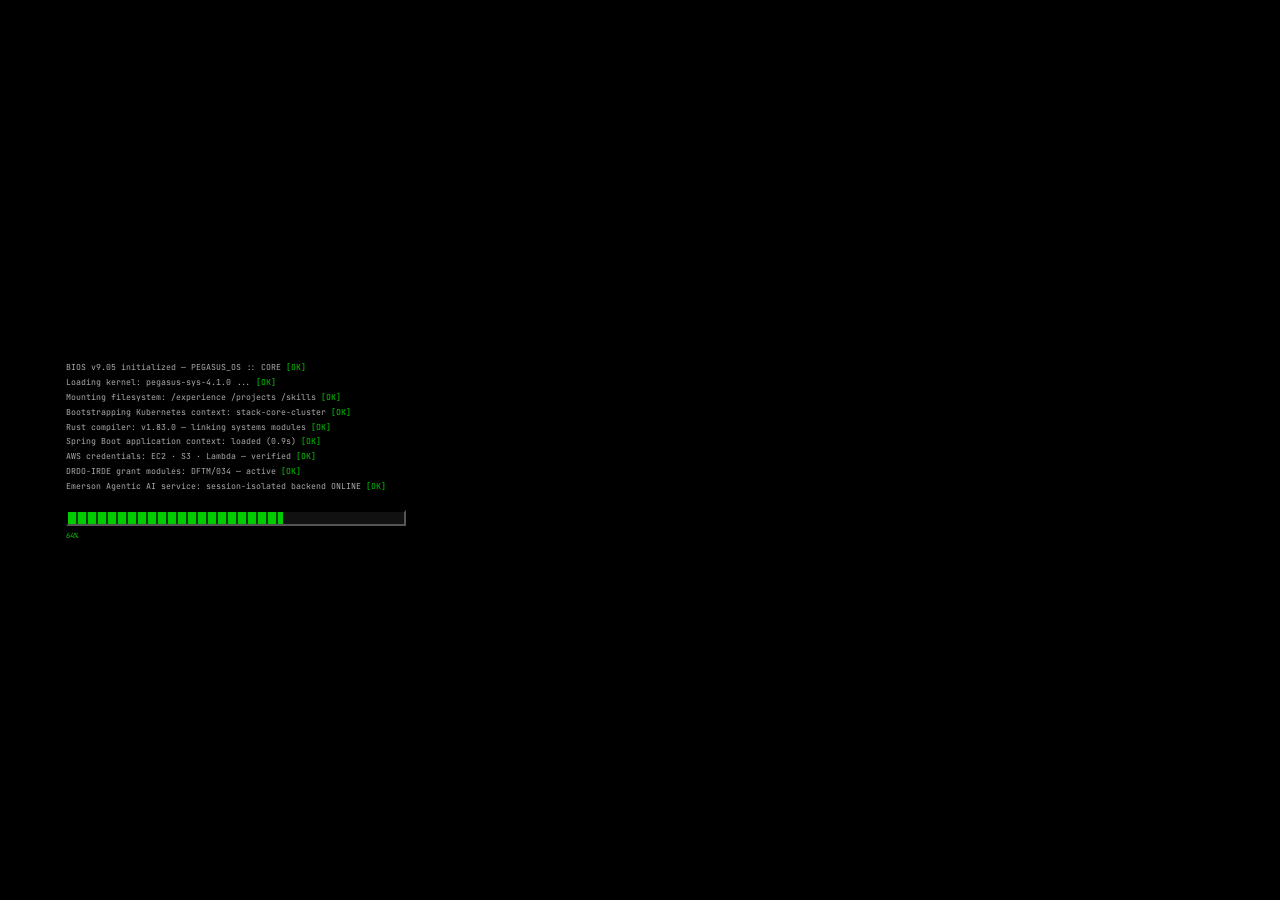
<file: terminals/terminal_win98.html>
<!DOCTYPE html>
<html lang="en">

<head>
  <meta charset="UTF-8">
  <meta name="viewport" content="width=device-width, initial-scale=1.0">
  <title>PEGASUS_OS :: CORE v9.05</title>
  <link
    href="https://fonts.googleapis.com/css2?family=JetBrains+Mono:ital,wght@0,300;0,400;0,500;0,700;1,300&display=swap"
    rel="stylesheet">
  <style>
    *,
    *::before,
    *::after {
      margin: 0;
      padding: 0;
      box-sizing: border-box;
    }

    /* ══════════════════════════════════════
   WIN98 SYSTEM VARIABLES
══════════════════════════════════════ */
    :root {
      --win-bg: #008080;
      /* classic teal desktop */
      --silver: #c0c0c0;
      --silver-dark: #808080;
      --silver-light: #dfdfdf;
      --white: #ffffff;
      --black: #000000;
      --title-from: #000080;
      --title-to: #1084d0;
      --title-inactive: #7b7b7b;

      /* raised 3-D border (Win98 style) */
      --raised: inset -1px -1px 0 #000, inset 1px 1px 0 #fff, inset -2px -2px 0 var(--silver-dark), inset 2px 2px 0 var(--silver-light);
      /* sunken 3-D border */
      --sunken: inset 1px 1px 0 #000, inset -1px -1px 0 #fff, inset 2px 2px 0 var(--silver-dark), inset -2px -2px 0 var(--silver-light);
      /* button press */
      --pressed: inset 1px 1px 0 var(--silver-dark), inset -1px -1px 0 var(--silver-light);

      /* terminal colours */
      --green: #00aa00;
      --green2: #007700;
      --dim: #557755;
      --amber: #aa7700;
      --red: #cc0000;
      --blue: #0000cc;
      --text: #111111;
      --muted: #444444;
      --border: #808080;

      --glow: none;
      --glow-lg: none;
    }

    html,
    body {
      width: 100%;
      height: 100%;
      background: var(--win-bg);
      font-family: 'Arial', 'MS Sans Serif', sans-serif;
      font-size: 11px;
      overflow: hidden;
      cursor: default;
    }

    /* hide fancy cursors */
    #cur,
    #cur-r {
      display: none !important;
    }

    canvas#neural {
      display: none !important;
    }

    /* ══════════════════════════════════════
   DESKTOP ICONS (top-left)
══════════════════════════════════════ */
    #desktop-icons {
      position: fixed;
      top: 16px;
      left: 14px;
      display: flex;
      flex-direction: column;
      gap: 10px;
      z-index: 5;
    }

    .d-icon {
      display: flex;
      flex-direction: column;
      align-items: center;
      gap: 2px;
      width: 64px;
      cursor: pointer;
      color: white;
      text-shadow: 1px 1px 2px #000;
      font-size: 11px;
      text-align: center;
      line-height: 1.3;
      padding: 4px 2px;
      border-radius: 2px;
      user-select: none;
    }

    .d-icon:hover {
      background: rgba(0, 0, 128, 0.45);
      outline: 1px dotted white;
    }

    .d-icon-img {
      width: 32px;
      height: 32px;
      display: flex;
      align-items: center;
      justify-content: center;
      font-size: 26px;
      line-height: 1;
    }

    /* ══════════════════════════════════════
   BOOT SCREEN
══════════════════════════════════════ */
    #boot {
      position: fixed;
      inset: 0;
      z-index: 200;
      background: #000;
      display: flex;
      flex-direction: column;
      justify-content: center;
      align-items: flex-start;
      padding: 4rem 6rem;
      transition: opacity .5s;
    }

    #boot.hide {
      opacity: 0;
      pointer-events: none;
    }

    .boot-line {
      font-family: 'JetBrains Mono', monospace;
      font-size: .75rem;
      color: #aaa;
      line-height: 1.8;
      opacity: 0;
      transition: opacity .25s;
    }

    .boot-line.show {
      opacity: 1;
    }

    .boot-line.ok::after {
      content: ' [OK]';
      color: #00cc00;
    }

    .boot-line.warn::after {
      content: ' [WARN]';
      color: #ccaa00;
    }

    #boot-bar-wrap {
      margin-top: 1.5rem;
      width: 340px;
      height: 16px;
      background: #111;
      border: 2px inset #555;
      opacity: 0;
      transition: opacity .3s;
    }

    #boot-bar-wrap.show {
      opacity: 1;
    }

    #boot-bar {
      height: 100%;
      width: 0%;
      background: repeating-linear-gradient(90deg, #00cc00 0px, #00cc00 8px, #004400 8px, #004400 10px);
      transition: width .05s linear;
    }

    #boot-pct {
      font-family: 'JetBrains Mono', monospace;
      font-size: .65rem;
      color: #00cc00;
      margin-top: .4rem;
      opacity: 0;
    }

    #boot-pct.show {
      opacity: 1;
    }

    /* ══════════════════════════════════════
   MAIN WINDOW — the OS shell
══════════════════════════════════════ */
    #os {
      position: fixed;
      top: 6px;
      left: 6px;
      right: 6px;
      bottom: 36px;
      /* leave room for taskbar */
      z-index: 10;
      display: flex;
      flex-direction: column;
      box-shadow: var(--raised), 2px 2px 0 #000;
      opacity: 0;
      transition: opacity .8s;
      background: var(--silver);
    }

    #os.show {
      opacity: 1;
    }

    /* ── TITLE BAR ── */
    #topbar {
      display: flex;
      align-items: center;
      justify-content: space-between;
      padding: 3px 4px 3px 6px;
      background: linear-gradient(90deg, var(--title-from), var(--title-to));
      flex-shrink: 0;
      gap: 6px;
    }

    .tb-left {
      display: flex;
      align-items: center;
      gap: 6px;
      color: white;
      font-weight: bold;
      font-size: 11px;
      white-space: nowrap;
      overflow: hidden;
      flex: 1;
      min-width: 0;
    }

    .tb-icon {
      font-size: 14px;
      line-height: 1;
    }

    .tb-title {
      color: white;
      font-size: 11px;
      font-weight: bold;
      letter-spacing: .3px;
    }

    .tb-title .tb-sep {
      font-weight: normal;
      opacity: .7;
      margin: 0 3px;
    }

    .tb-right-info {
      color: rgba(255, 255, 255, .75);
      font-size: 10px;
      white-space: nowrap;
    }

    /* win chrome buttons */
    .win-btns {
      display: flex;
      gap: 2px;
      flex-shrink: 0;
    }

    .win-btn {
      width: 16px;
      height: 14px;
      background: var(--silver);
      box-shadow: var(--raised);
      display: flex;
      align-items: center;
      justify-content: center;
      font-size: 9px;
      font-weight: bold;
      color: #000;
      cursor: pointer;
      user-select: none;
      flex-shrink: 0;
      font-family: Arial, sans-serif;
    }

    .win-btn:active {
      box-shadow: var(--pressed);
    }

    .win-btn.close:hover {
      background: #cc0000;
      color: white;
    }

    /* ── MENU BAR ── */
    #menubar {
      display: flex;
      align-items: center;
      padding: 1px 2px;
      border-bottom: 1px solid var(--silver-dark);
      background: var(--silver);
      flex-shrink: 0;
      gap: 1px;
    }

    .menu-item {
      padding: 2px 6px;
      font-size: 11px;
      color: #000;
      cursor: pointer;
      user-select: none;
      border: 1px solid transparent;
    }

    .menu-item:hover {
      background: var(--title-from);
      color: white;
      border-color: var(--title-from);
    }

    .menu-item:first-child {
      /* File underline */
    }

    /* ── TOOLBAR ── */
    #toolbar {
      display: flex;
      align-items: center;
      gap: 2px;
      padding: 2px 4px;
      border-bottom: 1px solid var(--silver-dark);
      background: var(--silver);
      flex-shrink: 0;
      flex-wrap: wrap;
    }

    #toolbar .sep {
      width: 1px;
      height: 22px;
      background: var(--silver-dark);
      margin: 0 3px;
      box-shadow: 1px 0 0 #fff;
      flex-shrink: 0;
    }

    .tb-btn {
      display: inline-flex;
      flex-direction: column;
      align-items: center;
      justify-content: center;
      padding: 2px 6px;
      background: var(--silver);
      box-shadow: var(--raised);
      font-size: 10px;
      color: #000;
      cursor: pointer;
      user-select: none;
      min-width: 48px;
      height: 28px;
      gap: 1px;
      border: none;
      font-family: Arial, sans-serif;
      white-space: nowrap;
      position: relative;
    }

    .tb-btn:hover {
      background: #d8d8d8;
    }

    .tb-btn:active {
      box-shadow: var(--pressed);
      transform: translate(1px, 1px);
    }

    .tb-btn.active {
      box-shadow: var(--sunken);
      background: #d0d0d0;
    }

    .tb-btn.danger {
      color: #880000;
    }

    .tb-btn .tb-btn-icon {
      font-size: 14px;
      line-height: 1;
    }

    .tb-btn .tb-btn-label {
      font-size: 9px;
      line-height: 1;
    }

    /* ── ADDRESS BAR ── */
    #addrbar {
      display: flex;
      align-items: center;
      gap: 4px;
      padding: 2px 4px;
      border-bottom: 1px solid var(--silver-dark);
      background: var(--silver);
      flex-shrink: 0;
    }

    .addr-label {
      font-size: 11px;
      font-weight: bold;
      color: #000;
      white-space: nowrap;
      padding: 0 4px;
    }

    .addr-field {
      flex: 1;
      height: 20px;
      background: white;
      box-shadow: var(--sunken);
      padding: 0 4px;
      font-family: 'JetBrains Mono', monospace;
      font-size: 11px;
      color: #000000;
      display: flex;
      align-items: center;
      overflow: hidden;
      white-space: nowrap;
      text-overflow: ellipsis;
    }

    .addr-go {
      padding: 2px 8px;
      height: 20px;
      background: var(--silver);
      box-shadow: var(--raised);
      font-size: 11px;
      cursor: pointer;
      border: none;
      font-family: Arial, sans-serif;
    }

    .addr-go:active {
      box-shadow: var(--pressed);
    }

    /* ── MAIN CONTENT AREA ── */
    #content-area {
      flex: 1;
      display: flex;
      overflow: hidden;
    }

    /* ── LEFT PANEL (was sidebar) ── */
    #sidebar {
      width: 170px;
      flex-shrink: 0;
      background: var(--silver-light);
      border-right: 1px solid var(--silver-dark);
      display: flex;
      flex-direction: column;
      overflow-y: auto;
      overflow-x: hidden;
    }

    #sidebar::-webkit-scrollbar {
      width: 16px;
      background: var(--silver);
    }

    #sidebar::-webkit-scrollbar-track {
      background: var(--silver);
      box-shadow: var(--sunken);
    }

    #sidebar::-webkit-scrollbar-thumb {
      background: var(--silver);
      box-shadow: var(--raised);
    }

    #sidebar::-webkit-scrollbar-button {
      background: var(--silver);
      box-shadow: var(--raised);
      height: 16px;
    }

    .sb-section {
      padding: 4px 0;
    }

    .sb-label {
      font-size: 10px;
      font-weight: bold;
      color: var(--title-from);
      padding: 4px 8px 2px;
      border-bottom: 1px solid var(--silver-dark);
      margin-bottom: 2px;
      background: linear-gradient(180deg, var(--silver) 0%, var(--silver-light) 100%);
    }

    .sb-divider {
      height: 1px;
      background: var(--silver-dark);
      margin: 4px 0;
      box-shadow: 0 1px 0 #fff;
    }

    .cmd-btn {
      display: flex;
      align-items: center;
      gap: 5px;
      width: 100%;
      padding: 3px 8px;
      font-family: Arial, sans-serif;
      font-size: 11px;
      color: #000;
      background: transparent;
      border: 1px solid transparent;
      text-align: left;
      cursor: pointer;
      white-space: nowrap;
      overflow: hidden;
      text-overflow: ellipsis;
    }

    .cmd-btn::before {
      content: '📄 ';
      font-size: 12px;
      flex-shrink: 0;
    }

    .cmd-btn:hover {
      background: var(--title-from);
      color: white;
      border-color: var(--title-from);
    }

    .cmd-btn:hover::before {
      filter: brightness(2);
    }

    .cmd-btn.active {
      background: #000080;
      color: white;
    }

    .cmd-btn.active::before {
      filter: brightness(2);
    }

    .cmd-btn.danger::before {
      content: '⚠️ ';
    }

    .cmd-btn.danger {
      color: #880000;
    }

    .cmd-btn.danger:hover {
      background: #880000;
      color: white;
    }

    .sb-info {
      padding: 8px;
      font-size: 10px;
      color: var(--muted);
      border: 1px solid var(--silver-dark);
      margin: 4px;
      background: var(--white);
      box-shadow: var(--sunken);
      line-height: 1.7;
    }

    .sb-info b {
      color: var(--title-from);
    }

    /* ── TERMINAL PANE ── */
    #terminal-wrap {
      flex: 1;
      display: flex;
      flex-direction: column;
      overflow: hidden;
      background: white;
      box-shadow: var(--sunken);
      margin: 4px;
      border: 2px solid;
      border-color: var(--silver-dark) var(--silver-light) var(--silver-light) var(--silver-dark);
    }

    #terminal {
      flex: 1;
      overflow-y: auto;
      overflow-x: hidden;
      padding: 8px 12px 4px;
      font-family: 'JetBrains Mono', monospace;
      font-size: 12px;
      background: white;
      word-wrap: break-word;
      overflow-wrap: break-word;
    }

    #terminal::-webkit-scrollbar {
      width: 16px;
      background: var(--silver);
    }

    #terminal::-webkit-scrollbar-track {
      background: var(--silver);
      box-shadow: inset 0 0 0 1px var(--silver-dark);
    }

    #terminal::-webkit-scrollbar-thumb {
      background: var(--silver);
      box-shadow: var(--raised);
    }

    #terminal::-webkit-scrollbar-button {
      background: var(--silver);
      box-shadow: var(--raised);
      height: 16px;
    }

    /* hint */
    #hint {
      font-family: 'JetBrains Mono', monospace;
      font-size: 10px;
      color: var(--muted);
      padding: 2px 12px;
      background: var(--silver-light);
      border-top: 1px solid var(--silver-dark);
      flex-shrink: 0;
    }

    /* ── INPUT LINE ── */
    #input-line {
      display: flex;
      align-items: center;
      gap: 4px;
      padding: 4px 8px 5px;
      border-top: 2px solid var(--silver-dark);
      background: var(--silver-light);
      flex-shrink: 0;
    }

    .input-prompt {
      font-family: 'JetBrains Mono', monospace;
      font-size: 12px;
      color: #000080;
      white-space: nowrap;
      user-select: none;
      font-weight: bold;
    }

    #cmd-input {
      flex: 1;
      height: 20px;
      background: white;
      box-shadow: var(--sunken);
      border: none;
      outline: none;
      padding: 0 4px;
      font-family: 'JetBrains Mono', monospace;
      font-size: 12px;
      color: #000;
      caret-color: #000080;
    }

    #cmd-input::placeholder {
      color: #aaa;
    }

    .run-btn {
      padding: 2px 10px;
      height: 22px;
      background: var(--silver);
      box-shadow: var(--raised);
      font-size: 11px;
      cursor: pointer;
      border: none;
      font-family: Arial, sans-serif;
      font-weight: bold;
    }

    .run-btn:active {
      box-shadow: var(--pressed);
      transform: translate(1px, 1px);
    }

    /* ── STATUS BAR ── */
    #statusbar {
      flex-shrink: 0;
      display: flex;
      align-items: center;
      height: 20px;
      border-top: 1px solid var(--silver-dark);
      background: var(--silver);
      padding: 0;
      gap: 0;
    }

    .sb-panel {
      padding: 0 8px;
      height: 100%;
      display: flex;
      align-items: center;
      font-size: 10px;
      color: #000;
      border-right: 1px solid var(--silver-dark);
      box-shadow: inset 1px 1px 0 var(--silver-dark), inset -1px -1px 0 var(--silver-light);
    }

    .sb-panel:last-child {
      border-right: none;
      flex: 1;
    }

    #sb-cmd {
      color: var(--title-from);
      font-weight: bold;
    }

    #sb-status {
      color: green;
    }

    /* ── TASKBAR ── */
    #taskbar {
      position: fixed;
      bottom: 0;
      left: 0;
      right: 0;
      height: 34px;
      background: var(--silver);
      border-top: 2px solid white;
      box-shadow: 0 -1px 0 var(--silver-dark);
      display: flex;
      align-items: center;
      gap: 4px;
      padding: 0 4px;
      z-index: 100;
    }

    #start-btn {
      display: flex;
      align-items: center;
      gap: 4px;
      padding: 2px 8px;
      background: var(--silver);
      box-shadow: var(--raised);
      font-size: 12px;
      font-weight: bold;
      cursor: pointer;
      user-select: none;
      height: 24px;
      border: none;
      font-family: Arial, sans-serif;
    }

    #start-btn:active {
      box-shadow: var(--pressed);
    }

    #start-btn .start-icon {
      font-size: 16px;
    }

    .taskbar-sep {
      width: 2px;
      height: 26px;
      background: var(--silver-dark);
      box-shadow: 1px 0 0 #fff;
      margin: 0 2px;
    }

    .taskbar-program {
      display: flex;
      align-items: center;
      gap: 4px;
      padding: 2px 8px;
      height: 24px;
      background: var(--silver);
      box-shadow: var(--sunken);
      font-size: 11px;
      cursor: pointer;
      border: none;
      font-family: Arial, sans-serif;
      font-weight: bold;
      min-width: 120px;
    }

    .taskbar-program .tp-icon {
      font-size: 14px;
    }

    .sys-tray {
      margin-left: auto;
      display: flex;
      align-items: center;
      gap: 8px;
      padding: 0 6px;
      height: 26px;
      box-shadow: var(--sunken);
      font-size: 11px;
      color: #000;
      background: var(--silver);
    }

    #clock {
      font-family: Arial;
      font-size: 11px;
    }

    /* ── TERMINAL LINE TYPES ── */
    .t-line {
      font-size: 12px;
      line-height: 1.75;
      color: #111;
      margin-bottom: 0;
      white-space: normal;
      word-break: break-word;
      overflow-wrap: break-word;
      width: 100%;
      display: block;
      font-family: 'JetBrains Mono', monospace;
    }

    .t-line.prompt {
      color: #000080;
      font-weight: bold;
    }

    .t-line.prompt::before {
      content: 'peagasus@core:~$ ';
    }

    .t-line.comment {
      color: #666;
      font-style: italic;
    }

    .t-line.heading {
      color: #000080;
      font-weight: 700;
      font-size: 13px;
      margin: .5rem 0 .1rem;
      border-bottom: 1px solid #cccccc;
      padding-bottom: 2px;
    }

    .t-line.subheading {
      color: #880000;
      font-size: 12px;
      margin: .35rem 0 .05rem;
      font-weight: bold;
    }

    .t-line.success {
      color: green;
    }

    .t-line.warn {
      color: #886600;
    }

    .t-line.err {
      color: var(--red);
      font-weight: bold;
    }

    .t-line.blank {
      height: .4rem;
    }

    .t-line.blue {
      color: var(--blue);
    }

    .t-line b {
      color: #000080;
      font-weight: 700;
    }

    .t-line .hi {
      color: #880000;
    }

    .t-line .lo {
      color: #888;
    }

    .t-line .red {
      color: var(--red);
    }

    .t-line .bl {
      color: var(--blue);
    }

    .t-line .vl {
      color: #800080;
    }

    .t-cursor {
      display: inline-block;
      width: 7px;
      height: 13px;
      background: #000080;
      vertical-align: middle;
      animation: blink 1s step-end infinite;
    }

    @keyframes blink {
      50% {
        opacity: 0
      }
    }

    /* ── PROGRESS BARS ── */
    .prog-row {
      display: flex;
      align-items: center;
      gap: .8rem;
      margin: .1rem 0;
    }

    .prog-label {
      font-size: 11px;
      color: #555;
      width: 130px;
      flex-shrink: 0;
      font-family: 'JetBrains Mono', monospace;
    }

    .prog-bar {
      flex: 1;
      height: 18px;
      background: white;
      box-shadow: var(--sunken);
      position: relative;
      max-width: 200px;
      overflow: hidden;
    }

    .prog-fill {
      height: 100%;
      background: repeating-linear-gradient(-45deg,
          #000080 0px, #000080 8px,
          #3399ff 8px, #3399ff 16px);
      transition: width 1.2s ease;
      width: 0;
    }

    .prog-val {
      font-size: 11px;
      color: #000080;
      font-weight: bold;
      width: 40px;
      font-family: 'JetBrains Mono', monospace;
    }

    /* ── PROJECT CARDS ── */
    .proj-inline {
      border: 2px solid;
      border-color: var(--silver-light) var(--silver-dark) var(--silver-dark) var(--silver-light);
      padding: .4rem .7rem;
      margin: .3rem 0;
      background: var(--silver-light);
      transition: background .1s;
    }

    .proj-inline:hover {
      background: white;
    }

    .proj-inline .p-name {
      color: #000080;
      font-size: 12px;
      font-weight: 700;
    }

    .proj-inline .p-tag {
      font-size: 10px;
      color: #666;
      margin-bottom: .2rem;
    }

    .proj-inline .p-desc {
      font-size: 11px;
      color: #222;
      line-height: 1.7;
    }

    .proj-inline .p-stack {
      font-size: 10px;
      color: #888;
      margin-top: .2rem;
    }

    /* ── SKILL PILLS ── */
    .skill-pill {
      display: inline-flex;
      align-items: center;
      gap: 4px;
      background: white;
      border: 1px solid var(--silver-dark);
      box-shadow: var(--raised);
      padding: .1rem .4rem;
      margin: .1rem;
      font-size: 10px;
      color: #000;
      vertical-align: middle;
      font-family: Arial, sans-serif;
    }

    .skill-pill img {
      width: 12px;
      height: 12px;
      object-fit: contain;
    }

    /* ── PROGRESS BAR LABEL FIX ── */
    .prog-bar::before {
      content: attr(data-label);
      position: absolute;
      left: 0;
      right: 0;
      top: 0;
      bottom: 0;
      display: flex;
      align-items: center;
      justify-content: center;
      font-size: 10px;
      font-weight: bold;
      color: white;
      mix-blend-mode: difference;
      z-index: 1;
      pointer-events: none;
    }

    /* ── RESIZE HANDLE (cosmetic) ── */
    #os::after {
      content: '';
      position: absolute;
      bottom: 0;
      right: 0;
      width: 14px;
      height: 14px;
      background: repeating-linear-gradient(-45deg,
          transparent, transparent 2px,
          var(--silver-dark) 2px, var(--silver-dark) 3px);
      cursor: se-resize;
    }

    /* mobile */
    @media(max-width:768px) {
      #os {
        top: 2px;
        left: 2px;
        right: 2px;
        bottom: 32px;
      }

      #sidebar {
        width: 120px;
      }

      .tb-right-info {
        display: none;
      }

      #menubar {
        display: none;
      }

      #addrbar {
        display: none;
      }
    }
  </style>
</head>

<body>

  <!-- no neural canvas, no custom cursors -->
  <div id="cur" style="display:none"></div>
  <div id="cur-r" style="display:none"></div>
  <canvas id="neural" style="display:none"></canvas>

  <!-- DESKTOP ICONS -->
  <div id="desktop-icons">
    <div class="d-icon" onclick="alert('My Computer\n\nC:\\ PEGASUS_OS\nD:\\ PROJECTS\nE:\\ EXPERIENCE')">
      <div class="d-icon-img">🖥️</div>
      <span>My Computer</span>
    </div>
    <div class="d-icon" onclick="alert('Recycle Bin\n\n(empty)')">
      <div class="d-icon-img">🗑️</div>
      <span>Recycle Bin</span>
    </div>
    <div class="d-icon" onclick="window.open('https://github.com/JVSHOMASVI','_blank')">
      <div class="d-icon-img">🌐</div>
      <span>GitHub</span>
    </div>
  </div>

  <!-- BOOT -->
  <div id="boot">
    <div id="boot-lines"></div>
    <div id="boot-bar-wrap">
      <div id="boot-bar"></div>
    </div>
    <div id="boot-pct">0%</div>
  </div>

  <!-- MAIN WINDOW -->
  <div id="os">

    <!-- TITLE BAR -->
    <div id="topbar">
      <div class="tb-left">
        <span class="tb-icon">🖥️</span>
        <span class="tb-title">
          PEGASUS_OS
          <span class="tb-sep">—</span>
          CORE v9.05
        </span>
      </div>
      <div class="tb-right-info">AMD, IN &nbsp;|&nbsp; CSE '28 &nbsp;|&nbsp; node <span id="uptime"
          style="color:white;font-weight:bold;"></span></div>
      <div class="win-btns">
        <div class="win-btn" title="Minimize">_</div>
        <div class="win-btn" title="Maximize">□</div>
        <div class="win-btn close" title="Close">✕</div>
      </div>
    </div>

    <!-- MENU BAR -->
    <div id="menubar">
      <div class="menu-item">File</div>
      <div class="menu-item">Edit</div>
      <div class="menu-item">View</div>
      <div class="menu-item">Go</div>
      <div class="menu-item">Favorites</div>
      <div class="menu-item">Help</div>
    </div>

    <!-- TOOLBAR -->
    <div id="toolbar">
      <button class="tb-btn" data-cmd="whoami" title="whoami">
        <span class="tb-btn-icon">👤</span>
        <span class="tb-btn-label">whoami</span>
      </button>
      <button class="tb-btn" data-cmd="ls --experience" title="Experience">
        <span class="tb-btn-icon">💼</span>
        <span class="tb-btn-label">experience</span>
      </button>
      <button class="tb-btn" data-cmd="ls --projects" title="Projects">
        <span class="tb-btn-icon">📁</span>
        <span class="tb-btn-label">projects</span>
      </button>
      <button class="tb-btn" data-cmd="cat skills.txt" title="Skills">
        <span class="tb-btn-icon">⚙️</span>
        <span class="tb-btn-label">skills</span>
      </button>
      <button class="tb-btn" data-cmd="./open-source" title="Open Source">
        <span class="tb-btn-icon">🔓</span>
        <span class="tb-btn-label">open-source</span>
      </button>
      <div class="sep"></div>
      <button class="tb-btn" data-cmd="cat about.txt" title="About">
        <span class="tb-btn-icon">ℹ️</span>
        <span class="tb-btn-label">about</span>
      </button>
      <button class="tb-btn" data-cmd="cat contact.txt" title="Contact">
        <span class="tb-btn-icon">📧</span>
        <span class="tb-btn-label">contact</span>
      </button>
      <div class="sep"></div>
      <button class="tb-btn" data-cmd="open --resume" title="Resume">
        <span class="tb-btn-icon">📄</span>
        <span class="tb-btn-label">resume</span>
      </button>
      <button class="tb-btn" data-cmd="open --github" title="GitHub">
        <span class="tb-btn-icon">🐙</span>
        <span class="tb-btn-label">github</span>
      </button>
      <button class="tb-btn" data-cmd="open --linkedin" title="LinkedIn">
        <span class="tb-btn-icon">🔗</span>
        <span class="tb-btn-label">linkedin</span>
      </button>
      <div class="sep"></div>
      <button class="tb-btn danger" data-cmd="sudo" title="sudo">
        <span class="tb-btn-icon">🔑</span>
        <span class="tb-btn-label">sudo</span>
      </button>
      <button class="tb-btn" data-cmd="help" title="help">
        <span class="tb-btn-icon">❓</span>
        <span class="tb-btn-label">help</span>
      </button>
    </div>

    <!-- ADDRESS BAR -->
    <div id="addrbar">
      <div class="addr-label">Address</div>
      <div class="addr-field" id="addr-display">C:\PEGASUS_OS\terminal</div>
      <button class="addr-go">Go</button>
    </div>

    <!-- CONTENT AREA -->
    <div id="content-area">

      <!-- SIDEBAR / EXPLORER PANE -->
      <div id="sidebar">
        <div class="sb-section">
          <div class="sb-label">📂 Commands</div>
          <button class="cmd-btn" data-cmd="whoami">whoami</button>
          <button class="cmd-btn" data-cmd="ls --experience">ls --experience</button>
          <button class="cmd-btn" data-cmd="ls --projects">ls --projects</button>
          <button class="cmd-btn" data-cmd="cat skills.txt">cat skills.txt</button>
          <button class="cmd-btn" data-cmd="./open-source">./open-source</button>
          <button class="cmd-btn" data-cmd="cat about.txt">cat about.txt</button>
          <button class="cmd-btn" data-cmd="cat contact.txt">cat contact.txt</button>
          <button class="cmd-btn danger" data-cmd="sudo">sudo ⚠</button>
          <button class="cmd-btn" data-cmd="help">help</button>
        </div>
        <div class="sb-divider"></div>
        <div class="sb-section">
          <div class="sb-label">🔗 Links</div>
          <button class="cmd-btn" data-cmd="open --resume">open --resume</button>
          <button class="cmd-btn" data-cmd="open --github">open --github</button>
          <button class="cmd-btn" data-cmd="open --linkedin">open --linkedin</button>
          <button class="cmd-btn" data-cmd="open --email">open --email</button>
        </div>
        <div class="sb-divider"></div>
        <div class="sb-info">
          <b>HOMASVI</b><br>
          B.Tech CSE<br>
          Rai University<br>
          CGPA 9.05 / 10<br>
          '28 · AMD, IN
        </div>
      </div>

      <!-- TERMINAL PANE -->
      <div id="terminal-wrap">
        <div id="terminal"></div>
        <div id="hint">// type a command or click sidebar · Tab=autocomplete · ↑↓=history</div>
        <div id="input-line">
          <span class="input-prompt">pegasus@core:~$&nbsp;</span>
          <input id="cmd-input" type="text" placeholder="type a command..." autocomplete="off" spellcheck="false" />
          <button class="run-btn"
            onclick="document.getElementById('cmd-input').dispatchEvent(new KeyboardEvent('keydown',{key:'Enter',bubbles:true}))">Run
            ▶</button>
        </div>
      </div>

    </div><!-- /content-area -->

    <!-- STATUS BAR -->
    <div id="statusbar">
      <div class="sb-panel"><span id="sb-cmd">READY</span></div>
      <div class="sb-panel">PEGASUS_OS :: CORE v9.05</div>
      <div class="sb-panel">CSE2028</div>
      <div class="sb-panel">ALL SYSTEMS NOMINAL</div>
      <div class="sb-panel" style="flex:1"><span id="sb-status">● ONLINE</span></div>
    </div>

  </div><!-- /os -->

  <!-- TASKBAR -->
  <div id="taskbar">
    <button id="start-btn">
      <span class="start-icon">🪟</span>
      <span>Start</span>
    </button>
    <div class="taskbar-sep"></div>
    <button class="taskbar-program">
      <span class="tp-icon">🖥️</span>
      PEGASUS_OS — Terminal
    </button>
    <div class="sys-tray">
      <span>🔊</span>
      <span>🌐</span>
      <div id="clock">00:00:00</div>
    </div>
  </div>


  <script>
    /* ═══════════════════════════════════════════════
       CURSOR
    ═══════════════════════════════════════════════ */
    const cur = document.getElementById('cur');
    const curR = document.getElementById('cur-r');
    let mx = 0, my = 0, rx = 0, ry = 0;
    document.addEventListener('mousemove', e => {
      mx = e.clientX; my = e.clientY;
      cur.style.left = mx - 5 + 'px'; cur.style.top = my - 5 + 'px';
    });
    (function animR() {
      rx += (mx - rx - 14) * .13; ry += (my - ry - 14) * .13;
      curR.style.left = rx + 'px'; curR.style.top = ry + 'px';
      requestAnimationFrame(animR);
    })();
    document.querySelectorAll('button,a').forEach(el => {
      el.addEventListener('mouseenter', () => { cur.style.transform = 'scale(2.5)'; });
      el.addEventListener('mouseleave', () => { cur.style.transform = ''; });
    });

    /* ═══════════════════════════════════════════════
       NEURAL CANVAS
    ═══════════════════════════════════════════════ */
    (function () {
      /* canvas not visible in Win98 mode — hide it */
      document.getElementById('neural').style.display = 'none';
    })();

    /* ═══════════════════════════════════════════════
       CLOCK & UPTIME
    ═══════════════════════════════════════════════ */
    function updateUptime() {
      const now = new Date();
      const days = Math.floor((now - new Date('2026-01-01')) / 86400000);
      document.getElementById('uptime').textContent = `#${String(days < 0 ? 0 : days).padStart(4, '0')}`;
    }
    updateUptime();
    setInterval(updateUptime, 60000);

    function tick() {
      const d = new Date();
      document.getElementById('clock').textContent = [d.getHours(), d.getMinutes(), d.getSeconds()].map(v => String(v).padStart(2, '0')).join(':');
    }
    tick(); setInterval(tick, 1000);

    /* ═══════════════════════════════════════════════
       BOOT SEQUENCE
    ═══════════════════════════════════════════════ */
    const bootLines = [
      { t: 'BIOS v9.05 initialized — PEGASUS_OS :: CORE', cls: 'ok' },
      { t: 'Loading kernel: pegasus-sys-4.1.0 ...', cls: 'ok' },
      { t: 'Mounting filesystem: /experience /projects /skills', cls: 'ok' },
      { t: 'Bootstrapping Kubernetes context: stack-core-cluster', cls: 'ok' },
      { t: 'Rust compiler: v1.83.0 — linking systems modules', cls: 'ok' },
      { t: 'Spring Boot application context: loaded (0.9s)', cls: 'ok' },
      { t: 'AWS credentials: EC2 · S3 · Lambda — verified', cls: 'ok' },
      { t: 'DRDO-IRDE grant modules: DFTM/034 — active', cls: 'ok' },
      { t: 'Emerson Agentic AI service: session-isolated backend ONLINE', cls: 'ok' },
      { t: 'RAG pipeline: LangChain + FAISS — indexed', cls: 'ok' },
      { t: 'Docker daemon: running — 12 containers healthy', cls: 'ok' },
      { t: 'Grafana observability stack: Prometheus scraping', cls: 'ok' },
      { t: 'Open-source contributions: NGAOpenData · adenhq · Roboflow', cls: 'ok' },
      { t: 'All systems nominal. Booting desktop ...', cls: '' },
    ];

    async function runBoot() {
      const wrap = document.getElementById('boot-lines');
      const bar = document.getElementById('boot-bar');
      const pct = document.getElementById('boot-pct');
      const barWrap = document.getElementById('boot-bar-wrap');
      barWrap.classList.add('show'); pct.classList.add('show');
      for (let i = 0; i < bootLines.length; i++) {
        const div = document.createElement('div');
        div.className = 'boot-line ' + (bootLines[i].cls || '');
        div.textContent = bootLines[i].t;
        wrap.appendChild(div);
        await sleep(20); div.classList.add('show');
        const p = Math.round(((i + 1) / bootLines.length) * 100);
        bar.style.width = p + '%'; pct.textContent = p + '%';
        await sleep(i === bootLines.length - 1 ? 400 : 110);
      }
      await sleep(500);
      document.getElementById('boot').classList.add('hide');
      document.getElementById('os').classList.add('show');
      document.getElementById('cmd-input').focus({ preventScroll: true });
      await sleep(800);
      runCommand('whoami', true);
    }

    /* ═══════════════════════════════════════════════
       TERMINAL ENGINE
    ═══════════════════════════════════════════════ */
    const term = document.getElementById('terminal');
    let busy = false;

    function sleep(ms) { return new Promise(r => setTimeout(r, ms)); }

    function addLine(text = '', cls = '', delay = 0) {
      return new Promise(resolve => {
        setTimeout(() => {
          const d = document.createElement('div');
          d.className = 't-line ' + (cls || '');
          d.innerHTML = text;
          term.appendChild(d);
          term.scrollTop = term.scrollHeight;
          resolve(d);
        }, delay);
      });
    }

    async function typeText(text, cls = '', speed = 18) {
      const d = document.createElement('div');
      d.className = 't-line ' + (cls || '');
      term.appendChild(d);
      for (let i = 0; i <= text.length; i++) {
        d.textContent = text.slice(0, i);
        term.scrollTop = term.scrollHeight;
        await sleep(speed);
      }
      return d;
    }

    async function addPrompt(cmd) {
      const d = document.createElement('div');
      d.className = 't-line prompt';
      term.appendChild(d);
      for (let i = 0; i <= cmd.length; i++) {
        d.textContent = cmd.slice(0, i);
        await sleep(28);
      }
      term.scrollTop = term.scrollHeight;
    }

    async function addBlank() { await addLine('', 'blank'); }

    function skillTag(name, logoUrl) {
      return `<span class="skill-pill"><img src="${logoUrl}" alt="${name}"> ${name}</span>`;
    }

    const DEVICON = 'https://cdn.jsdelivr.net/gh/devicons/devicon@latest/icons';
    const LOGOS = {
      'C': `${DEVICON}/c/c-original.svg`,
      'C++': `${DEVICON}/cplusplus/cplusplus-original.svg`,
      'Python': `${DEVICON}/python/python-original.svg`,
      'Java': `${DEVICON}/java/java-original.svg`,
      'JavaScript': `${DEVICON}/javascript/javascript-original.svg`,
      'Rust': `${DEVICON}/rust/rust-original.svg`,
      'Bash': `${DEVICON}/bash/bash-original.svg`,
      'Spring Boot': `${DEVICON}/spring/spring-original.svg`,
      'React': `${DEVICON}/react/react-original.svg`,
      'Svelte': `${DEVICON}/svelte/svelte-original.svg`,
      'Express': `${DEVICON}/express/express-original.svg`,
      'FastAPI': `${DEVICON}/fastapi/fastapi-original.svg`,
      'Kafka': `${DEVICON}/apachekafka/apachekafka-original.svg`,
      'PyTorch': `${DEVICON}/pytorch/pytorch-original.svg`,
      'AWS': `${DEVICON}/amazonwebservices/amazonwebservices-plain-wordmark.svg`,
      'Docker': `${DEVICON}/docker/docker-original.svg`,
      'Kubernetes': `${DEVICON}/kubernetes/kubernetes-original.svg`,
      'Grafana': `${DEVICON}/grafana/grafana-original.svg`,
      'Terraform': `${DEVICON}/terraform/terraform-original.svg`,
      'GraphQL': `${DEVICON}/graphql/graphql-plain.svg`,
      'MySQL': `${DEVICON}/mysql/mysql-original.svg`,
      'MongoDB': `${DEVICON}/mongodb/mongodb-original.svg`,
      'Redis': `${DEVICON}/redis/redis-original.svg`,
      'PostgreSQL': `${DEVICON}/postgresql/postgresql-original.svg`,
      'LangChain': `${DEVICON}/python/python-original.svg`,
      'MariaDB': `${DEVICON}/mariadb/mariadb-original.svg`,
    };

    /* ── COMMANDS ── */
    const COMMANDS = {

      'sudo': async () => {
        if (window._sudoGranted) {
          await addBlank();
          await addLine('<span style="color:var(--green)">sudo: already have root access. What more do you want?</span>');
          return;
        }
        await addBlank();
        await addLine('<span style="color:var(--muted)">[sudo] password for adithya: Type it below</span>');
        await addLine('<span style="color:var(--dim)">hint: <b>you</b> already know it.</span>', 'comment');
        await addLine('Ctrl+C to cancel.', 'comment');
        await sleep(400);
        passwordMode = true;
        passwordAttempts = 0;
        input.type = 'password';
        input.placeholder = 'enter password...';
        busy = false;  // ← must release before returning so input works
        input.focus({ preventScroll: true });
        // don't await anything after — return immediately
      },

      'rm -rf': async () => {
        await addBlank();
        await addLine('executing rm -rf /*', 'comment');
        await sleep(300);
        const logs = [
          'rm: descending into /',
          'rm: descending into /home/adithya',
          'rm: removing /projects/everything',
          'rm: removing /memories/good-ones',
          'rm: removing /sanity',
          'rm: removing /will-to-live',
        ];
        for (const l of logs) { await addLine(l, 'comment'); await sleep(120); }
        await addLine('<span style="color:var(--red)">rm: removed 2,847 files. all of them. congrats.</span>');
        await sleep(700);

        for (let i = 0; i < 8; i++) { term.style.opacity = i % 2 === 0 ? '0.1' : '1'; await sleep(60); }
        term.style.opacity = '1';
        await sleep(400);

        // destroy the UI
        document.getElementById('sidebar').style.transition = 'opacity 0.6s';
        document.getElementById('sidebar').style.opacity = '0';
        document.getElementById('topbar').style.transition = 'opacity 0.6s';
        document.getElementById('topbar').style.opacity = '0';
        document.getElementById('statusbar').style.transition = 'opacity 0.6s';
        document.getElementById('statusbar').style.opacity = '0';
        await sleep(700);
        document.getElementById('sidebar').style.display = 'none';
        document.getElementById('topbar').style.display = 'none';
        document.getElementById('statusbar').style.display = 'none';

        // expand terminal to full screen
        // Win98 mode: just hide sidebar
        document.getElementById('sidebar').style.display = 'none';
        // gridTemplateRows not used in win98 mode
        document.getElementById('sidebar').style.transition = '';
        document.getElementById('sidebar').style.opacity = '';
        document.querySelectorAll('.cmd-btn, .tb-btn').forEach(b => b.disabled = true);
        window._destroyed = true;
        window._sudoGranted = false;  // ← add this — revoke after use

        term.innerHTML = '';
        await addBlank();
        await typeText("What made you think that was a good idea? Because I said so?", 'err', 28);
        await sleep(700);
        await typeText("Now everything is ruined.", 'err', 32);
        await sleep(500);
        await addBlank();
        await addLine('<span style="color:var(--dim)">messiah@pegasus-core:$ ~ help</span>');
        await sleep(400);
        await addLine('maybe restarting your browser will fix this.', 'comment');
        await sleep(600);
        await addLine('<span style="color:var(--dim)">...or maybe you can <b>save</b> this wihtout a restart. just a thought.</span>');
        await addBlank();
        hintEl.textContent = '// system compromised — only: save';
      },

      'save': async () => {
        term.innerHTML = '';
        await addBlank();
        await addLine('attempting recovery...', 'comment');
        await sleep(500);
        const restores = ['/sanity', '/memories/good-ones', '/projects/everything', '/will-to-live'];
        for (const r of restores) {
          await addLine(`restoring ${r} ... <span style="color:#008000">ok</span>`, 'comment');
          await sleep(300);
        }
        await sleep(200);

        // restore UI
        document.getElementById('topbar').style.display = '';
        document.getElementById('sidebar').style.display = '';
        document.getElementById('statusbar').style.display = '';
        await sleep(100);
        document.getElementById('topbar').style.opacity = '1';
        document.getElementById('sidebar').style.opacity = '1';
        document.getElementById('statusbar').style.opacity = '1';
        document.getElementById('sidebar').style.display = '';
        // restore rows
        document.querySelectorAll('.cmd-btn, .tb-btn').forEach(b => b.disabled = false);
        tauntIdx = 0;
        window._destroyed = false;

        await addLine('<span style="color:#008000">system restored. all 2,847 files recovered.</span>');
        await sleep(400);
        await addLine('<span style="color:#9b8b8b"> Congratulations! You unlocked the Easter Egg!</span>', 'comment');
        await addLine('Thanks for trying it out!!', 'comment');
        await addBlank();
        hintEl.textContent = '// type a command below or click sidebar  ·  tab to autocomplete  ·  ↑↓ history';
      },

      'whoami': async () => {
        term.innerHTML = '';
        await addBlank();
        const box = document.createElement('div');
        box.style.cssText = 'border:1px solid rgba(0,128,0,0.3);padding:.55rem 1.1rem;margin:.2rem 0;display:inline-block;font-size:.72rem;color:var(--muted);letter-spacing:.5px;';
        box.innerHTML = 'V S Homasvi Kaneria &nbsp;<span style="color:var(--dim)">·</span>&nbsp; AI &amp; Systems Engineer';
        term.appendChild(box);
        term.scrollTop = term.scrollHeight;
        await addBlank();

        // set up image before typing starts — opacity 0, no transition yet
        const bg = document.createElement('img');
        bg.src = 'walter.png';
        bg.style.cssText = `
      position:absolute; top:50%; left:50%;
      transform:translate(-50%,-50%);
      width:420px; height:auto;
      opacity:0;
      pointer-events:none;
      z-index:0; user-select:none;
      filter: blur(0.5px) grayscale(100%);
      transition: opacity 1.8s ease;
    `;
        term.style.position = 'relative';
        term.appendChild(bg);

        // midpoint of "I am the one who codes." at 22ms/char = ~260ms
        setTimeout(() => { bg.style.opacity = '0.045'; }, 260);

        await typeText("I am not the one who types, Skyler. I am the one who codes", '', 22);

        // fade out after 8s
        setTimeout(() => { bg.style.transition = 'opacity 3s ease'; bg.style.opacity = '0'; }, 8500);
        setTimeout(() => { bg.remove(); }, 11000);

        await sleep(600);
        await typeText("Now... Say my name.", '', 75);
        await sleep(500);
        await typeText("Homasvi Kaneria", 'heading', 50); // continue on same line by putting ... after it
        await sleep(300);
        await typeText("You're goddamn right.", '', 80);
        await sleep(400);
        await addBlank();
        await addLine('Strong CS fundamentals — DSA, systems, cloud infra — backed by production engineering at <b>Emerson</b> and applied research under <b>DRDO-IRDE</b>. I work across the full stack: from <b>Rust low-latency services</b> to <b>Kubernetes cluster orchestration</b> to <b>LLM-powered agents</b>. Looking for SDE, AI/ML, and systems engineering roles.');
        await addBlank();
        await addLine('<span class="hi">↳ Education :</span>  B.Tech CSE · Rai University · CGPA 9.05 / 10 · 2022–2026');
        await addLine('<span class="hi">↳ Location  :</span>  Ahmedabad, Gujarat, IN');
        await addLine('<span class="hi">↳ Open to   :</span>  SDE · Systems Engineering · AI/ML · Fintech · Research');
        await addBlank();
        await addLine('// click a command on the left or type below to explore ↓', 'comment');
        await addBlank();
      },

      'ls --experience': async () => {
        await addBlank();
        await addLine('EXPERIENCE  //  ls --experience', 'heading');
        await addLine('━━━━━━━━━━━━━━━━━━━━━━━━━━━━━━━━━━━━━━━━━━━━━━━━━━━━━━━━━', 'comment');
        await addBlank();

        // Emerson
        await addLine('<span class="hi">[ 01 ]</span>  SDE (Agentic AI) Intern', 'subheading');
        await addLine('<span class="hi">Company  :</span>  <b>Emerson</b>');
        await addLine('<span class="hi">Period   :</span>  Jul 2025 – Present  ·  Ahmedabad, Gujarat, IN');
        await addBlank();

        const emWork = [
          {
            title: 'Invoicing System — React · FastAPI · C++ Engines',
            desc: 'Reduced manual billing time by <b>90%</b>. Full-stack implementation with a React frontend, FastAPI orchestration layer, and C++ computation engines for high-throughput invoice generation.',
          },
          {
            title: 'Session-Isolated Agentic Backend',
            desc: 'Designed a backend service supporting <b>1,000+ concurrent users</b> with TTFT p95 latency under 3s. Deployed on fully local, in-house infrastructure to meet strict security constraints. Zero cloud egress.',
          },
          {
            title: 'RAG Service — LangChain + FAISS',
            desc: 'Built a retrieval-augmented generation service with optimized chunking and retrieval strategies, <b>improving answer accuracy</b> for internal knowledge base queries.',
          },
        ];
        for (const w of emWork) {
          const el = document.createElement('div');
          el.className = 'proj-inline';
          el.innerHTML = `<div class="p-name">▸ ${w.title}</div><div class="p-desc">${w.desc}</div>`;
          term.appendChild(el);
          term.scrollTop = term.scrollHeight;
          await sleep(100);
        }

        await addBlank();

        // DRDO
        await addLine('<span class="hi">[ 02 ]</span>  Research Intern (Part-Time)', 'subheading');
        await addLine('<span class="hi">Company  :</span>  <b>DRDO-IRDE</b> — Sanctioned Grant No. DFTM/034 (via VNR VJIET)');
        await addLine('<span class="hi">Period   :</span>  Jan 2026 – Present  ·  Ahmedabad, Gujarat, IN');
        await addBlank();

        const metrics = [
          { label: 'Scene Context Improvement', val: '150+%', pct: 82 },
          { label: 'Inference Latency Reduction', val: '90%', pct: 90 },
          { label: 'Structural Similarity (SSIM)', val: '92%', pct: 92 },
        ];
        for (const m of metrics) {
          const row = document.createElement('div');
          row.className = 'prog-row';
          row.innerHTML = `<span class="prog-label">  ${m.label}</span><div class="prog-bar"><div class="prog-fill" style="width:0%" data-w="${m.pct}%"></div></div><span class="prog-val">${m.val}</span>`;
          term.appendChild(row);
          term.scrollTop = term.scrollHeight;
          await sleep(80);
        }
        setTimeout(() => { document.querySelectorAll('.prog-fill').forEach(f => { f.style.width = f.dataset.w; }); }, 100);

        await addBlank();
        await addLine('Developed <b>Transformer models</b> restoring weather degradation in images. Used Image Enhancement Algorithms for scene context analysis. Network pruning + pipeline-level optimizations for latency reduction.');
        await addBlank();
      },

      'ls --projects': async () => {
        await addBlank();
        await addLine('PROJECTS  //  selected work', 'heading');
        await addLine('━━━━━━━━━━━━━━━━━━━━━━━━━━━━━━━━━━━━━━━━━━━━━━━━━━━━━━━━━', 'comment');
        await addBlank();

        const projects = [
          {
            name: 'KUBERNETES-NATIVE MULTI-STORE ORCHESTRATION',
            tag: 'Cloud Infrastructure · AWS Deployment · Systems',
            desc: 'Store provisioning platform enabling one-click creation and teardown of isolated WordPress e-commerce stores (namespace, secrets, PVCs). Idempotent lifecycle management across <b>100+ store instances</b> on a shared cluster.',
            stack: 'React · Nginx · Helm · Redis · Docker · Kubernetes · AWS',
            link: 'https://github.com/JVSHOMASVI',
          },
          {
            name: 'REAL-TIME ORACLE PRICE FEED SYSTEM',
            tag: 'Rust · Low-Latency · High Frequency Trade',
            desc: 'Low-latency price ingestion service with <b>~40ms updates</b>. Redis caching, PostgreSQL storage, REST APIs, health checks, Prometheus observability. Svelte frontend for HFT operations.',
            stack: 'Rust · Redis · PostgreSQL · Prometheus · Svelte',
            link: 'https://github.com/JVSHOMASVI',
          },
          {
            name: 'CUSUITE — WINDOWS ENVIRONMENT MANAGER',
            tag: 'Systems · CUDA · DevOps Tooling',
            desc: 'Automated GPU, driver, CUDA, and cuDNN version checks via system and NVIDIA APIs. <b>Reduced CUDA setup time by 80%</b>. Tested 30+ REST APIs for driver compatibility. Released v1.13.9-12 on GitHub.',
            stack: 'Python · NVIDIA APIs · REST · Bash · Windows',
            link: 'https://github.com/JVSHOMASVI',
          },
        ];

        for (const p of projects) {
          const el = document.createElement('div');
          el.className = 'proj-inline';
          el.innerHTML = `<div class="p-name">▸ ${p.name} <a href="${p.link}" target="_blank" style="font-size:.55rem;color:var(--muted);border:1px solid var(--border);padding:.1rem .4rem;margin-left:.5rem;text-decoration:none;transition:color .2s" onmouseover="this.style.color='var(--green)'" onmouseout="this.style.color='var(--muted)'">↗ github</a></div><div class="p-tag">${p.tag}</div><div class="p-desc">${p.desc}</div><div class="p-stack">// ${p.stack}</div>`;
          term.appendChild(el);
          term.scrollTop = term.scrollHeight;
          await sleep(130);
        }
        await addBlank();
      },

      'cat skills.txt': async () => {
        await addBlank();
        await addLine('SKILLS  //  cat skills.txt', 'heading');
        await addLine('━━━━━━━━━━━━━━━━━━━━━━━━━━━━━━━━━━━━━━━━━━━━━━━━━━━━━━━━━', 'comment');
        await addBlank();

        const groups = [
          { cat: 'Languages', items: ['C', 'C++', 'Python', 'Java', 'JavaScript', 'Rust', 'Bash'] },
          { cat: 'Frameworks', items: ['Spring Boot', 'React', 'Svelte', 'Express', 'FastAPI', 'Kafka', 'PyTorch'] },
          { cat: 'Cloud & Infra', items: ['AWS', 'Docker', 'Kubernetes', 'Grafana', 'Terraform', 'GraphQL'] },
          { cat: 'AI & Data', items: ['LangChain', 'MySQL', 'MariaDB', 'MongoDB', 'Redis', 'PostgreSQL'] },
        ];

        for (const g of groups) {
          const line = document.createElement('div');
          line.className = 't-line';
          line.style.cssText = 'margin:.25rem 0; display:flex; flex-wrap:wrap; align-items:center; gap:.1rem;';
          const label = document.createElement('span');
          label.style.cssText = 'color:var(--amber);font-size:.62rem;width:110px;flex-shrink:0;display:inline-block;';
          label.textContent = g.cat;
          line.appendChild(label);
          const pillsWrap = document.createElement('span');
          pillsWrap.innerHTML = g.items.map(i => skillTag(i, LOGOS[i] || `${DEVICON}/python/python-original.svg`)).join('');
          line.appendChild(pillsWrap);
          term.appendChild(line);
          term.scrollTop = term.scrollHeight;
          await sleep(90);
        }
        await addBlank();
      },

      './open-source': async () => {
        await addBlank();
        await addLine('OPEN SOURCE  //  ./open-source --contributions', 'heading');
        await addLine('━━━━━━━━━━━━━━━━━━━━━━━━━━━━━━━━━━━━━━━━━━━━━━━━━━━━━━━━━', 'comment');
        await addBlank();
        await addLine('PROJECT SARVADRUSHTI ─────────────────────────────────────', 'subheading');
        await addLine('<span class="hi">Role   :</span>  Core Contributor (Systems and AI) · Feb 2024 – Oct 2024');
        await addLine('<span class="hi">Status :</span>  Pre-incubated · Institutional grant procurement');
        await addBlank();

        const sarWork = [
          'Built and validated Vision Enhancement algorithms for paramilitary use cases.',
          'Built REST APIs and ingestion pipelines with sub-500ms latency, integrity checks, and fallback handling.',
          'Conducted prototype development during pre-incubation for institutional grant procurement.',
          'Implemented a modified CycleGAN improving model robustness by ~40% in low-visibility conditions.',
        ];
        for (const s of sarWork) {
          const el = document.createElement('div');
          el.className = 't-line';
          el.style.cssText = 'padding:.2rem .5rem;border-left:2px solid var(--dim);margin:.2rem 0;font-size:.65rem;color:var(--muted);';
          el.innerHTML = `<span style="color:var(--green)">▸</span> ${s}`;
          term.appendChild(el);
          term.scrollTop = term.scrollHeight;
          await sleep(80);
        }

        await addBlank();
        await addLine('EXTERNAL CONTRIBUTIONS ───────────────────────────────────', 'subheading');

        const oss = [
          { repo: 'NGAOpenData', pr: '#17', desc: 'Geospatial data tooling — open government dataset initiative' },
          { repo: 'adenhq (YC 20)', pr: '#2348', desc: 'YC-backed productivity platform — agent infrastructure fix' },
          { repo: 'Roboflow', pr: '#262', desc: 'Computer vision toolkit — dataset pipeline improvement' },
          { repo: 'Mindscape', pr: '#14', desc: 'AI reasoning framework — context handling patch' },
        ];

        for (const o of oss) {
          const el = document.createElement('div');
          el.className = 't-line';
          el.style.cssText = 'display:flex;gap:.8rem;padding:.3rem .5rem;align-items:baseline;';
          el.innerHTML = `<span style="color:var(--green);font-size:.65rem;font-weight:700;width:140px;flex-shrink:0;">${o.repo}</span><span style="color:var(--amber);font-size:.62rem;width:50px;flex-shrink:0;">${o.pr}</span><span style="color:var(--muted);font-size:.62rem;">${o.desc}</span>`;
          term.appendChild(el);
          term.scrollTop = term.scrollHeight;
          await sleep(70);
        }
        await addBlank();
      },

      'cat about.txt': async () => {
        await addBlank();
        await addLine('ABOUT  //  cat about.txt', 'heading');
        await addLine('━━━━━━━━━━━━━━━━━━━━━━━━━━━━━━━━━━━━━━━━━━━━━━━━━━━━━━━━━', 'comment');
        await addBlank();
        await typeText("I care about systems that actually work under pressure — low latency, high concurrency, no excuses. Whether that's a Rust price feed handling HFT operations or a Kubernetes cluster provisioning stores on demand, the constraint is always the same: it has to be fast and it has to be correct.", '', 12);
        await addBlank();
        await typeText("I got into AI because the hard problems are at the intersection of systems and intelligence. You need a production-grade backend before an LLM agent is useful. You need infrastructure before research findings matter.", '', 12);
        await addBlank();
        await typeText("Currently at Emerson building agentic AI. Researching under DRDO. Looking for the next hard problem.", '', 18);
        await addBlank();
      },

      'cat contact.txt': async () => {
        await addBlank();
        await addLine('CONTACT  //  cat contact.txt', 'heading');
        await addLine('━━━━━━━━━━━━━━━━━━━━━━━━━━━━━━━━━━━━━━━━━━━━━━━━━━━━━━━━━', 'comment');
        await addBlank();
        await addLine('Open to: SDE roles · ML engineering · systems engineering · internships');
        await addBlank();
        await addLine('<span class="hi">email   :</span>  homasvi.kaneria.cg@gmail.com');
        await addLine('<span class="hi">phone   :</span>  +91 9000081391');
        await addLine('<span class="hi">github  :</span>  github.com/JVSHOMASVI');
        await addLine('<span class="hi">linkedin:</span>  linkedin.com/in/adithya-jvsc');
        await addLine('<span class="hi">location:</span>  Ahmedabad, Gujarat, IN');
        await addBlank();
        await addLine('// Open to conversations. Reach out.', 'comment');
        await addBlank();
      },

      'help': async () => {
        await addBlank();
        await addLine('AVAILABLE COMMANDS  //  help', 'heading');
        await addLine('━━━━━━━━━━━━━━━━━━━━━━━━━━━━━━━━━━━━━━━━━━━━━━━━━━━━━━━━━', 'comment');
        await addBlank();
        const cmds = [
          ['whoami', 'identity, education, open to roles'],
          ['ls --experience', 'DRDO + Emerson internship details'],
          ['ls --projects', 'K8s platform, Oracle feed, cuSuite'],
          ['cat skills.txt', 'full tech stack with logos'],
          ['./open-source', 'Sarvadrushti + OSS contributions'],
          ['cat about.txt', 'personal philosophy'],
          ['cat contact.txt', 'get in touch'],
          ['open --resume', 'open resume PDF'],
          ['open --github', 'open GitHub profile'],
          ['open --linkedin', 'open LinkedIn'],
          ['open --email', 'compose email'],
          ['clear', 'clear terminal output'],
        ];
        for (const [cmd, desc] of cmds) {
          const el = document.createElement('div');
          el.className = 't-line';
          el.style.cssText = 'display:flex;gap:1rem;';
          el.innerHTML = `<span style="color:var(--green);font-size:.65rem;width:160px;flex-shrink:0;">$ ${cmd}</span><span style="color:var(--muted);font-size:.63rem;">${desc}</span>`;
          term.appendChild(el);
          term.scrollTop = term.scrollHeight;
          await sleep(40);
        }
        await sleep(40);
        const sudoEl = document.createElement('div');
        sudoEl.className = 't-line';
        sudoEl.style.cssText = 'display:flex;gap:1rem;';
        sudoEl.innerHTML = `<span style="color:var(--red);font-size:.65rem;width:160px;flex-shrink:0;">$ sudo</span><span style="color:var(--muted);font-size:.63rem;">???  <span style="color:var(--dim)">// you definitely wanna try this</span></span>`;
        term.appendChild(sudoEl);
        term.scrollTop = term.scrollHeight;
        await sleep(40);
        await addBlank();
      },

      'open --resume': async () => {
        await addBlank();
        await addLine('Opening resume ...', 'success');
        await sleep(400);
        window.open('https://drive.google.com/drive/folders/1zWQqDD7f7-jyz9aVqPC716AZx8vin-01?usp=sharing', '_blank');
        await addBlank();
      },
      'open --github': async () => {
        await addBlank();
        await addLine('Opening github.com/JVSHomasvi...', 'success');
        await sleep(400);
        window.open('https://github.com/JVSHOMASVI', '_blank');
        await addBlank();
      },
      'open --linkedin': async () => {
        await addBlank();
        await addLine('Opening linkedin.com/in/adithya-jvsc ...', 'success');
        await sleep(400);
        window.open('https://linkedin.com/in/adithya-jvsc', '_blank');
        await addBlank();
      },
      'open --email': async () => {
        await addBlank();
        await addLine('Composing email to homasvi.kaneria.cg@gmail.com ...', 'success');
        await sleep(400);
        window.open('mailto:homasvi.kaneria.cg@gmail.com', '_blank');
        await addBlank();
      },
      'clear': async () => {
        term.innerHTML = '';
      },
    };

    /* ═══════════════════════════════════════════════
       COMMAND RUNNER
    ═══════════════════════════════════════════════ */
    const ALIASES = {
      'skills': 'cat skills.txt',
      'skill': 'cat skills.txt',
      'stack': 'cat skills.txt',
      'tech': 'cat skills.txt',
      'projects': 'ls --projects',
      'project': 'ls --projects',
      'proj': 'ls --projects',
      'work': 'ls --projects',
      'exp': 'ls --experience',
      'experience': 'ls --experience',
      'jobs': 'ls --experience',
      'job': 'ls --experience',
      'research': 'ls --research',
      'drdo': 'ls --research',
      'about': 'cat about.txt',
      'bio': 'cat about.txt',
      'me': 'cat about.txt',
      'contact': 'cat contact.txt',
      'email': 'open --email',
      'github': 'open --github',
      'git': 'open --github',
      'linkedin': 'open --linkedin',
      'resume': 'open --resume',
      'cv': 'open --resume',
      'oss': './open-source',
      'opensource': './open-source',
    };
    let tauntIdx = 0;
    async function runCommand(cmd, silent = false) {
      const trimmed = cmd.trim();
      if (!trimmed) return;
      if (busy) return;
      busy = true;

      // ── DESTROYED STATE — only save works ──
      if (window._destroyed && trimmed.toLowerCase() !== 'save') {
        const taunts = [
          'lol. nothing works.',
          'still broken. try save.',
          'bro. SAVE.',
          'you caused this. only you can save this.',
          'interesting strategy. not working though.',
          's-a-v-e. four letters.',
          'the audacity to keep trying other commands.',
          'this is not how computers work. or is it.',
          'i admire the persistence. i really do.',
        ];
        await addLine(`<span style="color:var(--dim)">${taunts[tauntIdx % taunts.length]}</span>`);
        tauntIdx++;
        await addBlank();
        (document.getElementById('sb-cmd') || {}).textContent = 'DESTROYED';
        busy = false;
        return;
      }

      // rm -rf only if sudo granted
      if (trimmed.toLowerCase() === 'rm -rf' && !window._sudoGranted) {
        if (!silent) await addPrompt(trimmed);
        await addLine('permission denied. try <b>sudo</b> first.', 'err');
        await addBlank();
        busy = false;
        return;
      }

      // save only if destroyed
      if (trimmed.toLowerCase() === 'save' && !window._destroyed) {
        if (!silent) await addPrompt(trimmed);
        await addLine('nothing to save. system is fine.', 'comment');
        await addBlank();
        busy = false;
        return;
      }

      const resolved = ALIASES[trimmed.toLowerCase()] ?? trimmed;

      document.getElementById('sb-cmd').textContent = trimmed.toUpperCase();
      // Update address bar
      const addrEl = document.getElementById('addr-display');
      if (addrEl) addrEl.textContent = 'C:\\PEGASUS_OS\\' + trimmed.replace(' ', '\\').replace('--', '');

      document.querySelectorAll('.cmd-btn, .tb-btn').forEach(b => b.classList.remove('active'));
      const btn = document.querySelector(`.cmd-btn[data-cmd="${resolved}"], .tb-btn[data-cmd="${resolved}"]`);
      if (btn) btn.classList.add('active');

      if (!silent) await addPrompt(trimmed);

      const fn = COMMANDS[resolved];
      if (fn) {
        await fn();
      } else {
        const all = [...Object.keys(COMMANDS), ...Object.keys(ALIASES)];
        const close = all.find(k => k.includes(trimmed.toLowerCase()) || trimmed.toLowerCase().includes(k.slice(0, 4)));
        await addLine(`command not found: <span class="red">${trimmed}</span>`, 'err');
        if (close) await addLine(`  → did you mean <b>${ALIASES[close] ?? close}</b>?`, 'warn');
        else await addLine(`  → type <b>help</b> to see all commands`, 'warn');
        await addBlank();
      }

      document.getElementById('sb-cmd').textContent = 'READY';
      busy = false;
    }

    /* ═══════════════════════════════════════════════
       INPUT HANDLING — typing, history, tab complete
    ═══════════════════════════════════════════════ */
    const input = document.getElementById('cmd-input');
    const hintEl = document.getElementById('hint');
    const cmdList = Object.keys(COMMANDS);
    let history = [], histIdx = -1;
    let passwordMode = false;
    let passwordAttempts = 0;
    window._sudoGranted = false;
    window._destroyed = false;

    document.querySelectorAll('.cmd-btn, .tb-btn').forEach(btn => {
      btn.addEventListener('click', () => { if (!busy) { input.focus(); runCommand(btn.dataset.cmd); } });
    });

    const allCmds = [...Object.keys(COMMANDS), ...Object.keys(ALIASES), 'sudo', 'rm -rf', 'save'];

    input.addEventListener('keydown', async (e) => {

      // Ctrl+C — abort sudo
      if (e.ctrlKey && e.key === 'c') {
        if (passwordMode) {
          e.preventDefault();
          passwordMode = false;
          passwordAttempts = 0;
          input.type = 'text';
          input.placeholder = 'type a command...';
          input.value = '';
          await addLine('^C', 'comment');
          await addLine('sudo: aborted.', 'err');
          await addBlank();
          busy = false;
        }
        return;
      }
      if (e.key === 'Enter') {
        const val = input.value.trim();
        histIdx = -1;

        if (passwordMode) {
          const attempt = val;
          input.value = '';
          input.type = 'text';
          input.placeholder = 'type a command...';

          await addPrompt('*'.repeat(attempt.length || 1));

          if (attempt.toLowerCase() === 'you') {
            passwordMode = false;
            passwordAttempts = 0;
            window._sudoGranted = true;
            await sleep(300);
            await addLine('<span style="color:#008000">PERMISSION GRANTED.</span>');
            await sleep(400);
            await addLine('welcome. try <span style="color:var(--red)">rm -rf</span> — you\'ve earned it.', 'comment');
            await addBlank();
          } else {
            passwordAttempts++;
            const hints = [
              'nope.',
              'still no.',
              'not even close.',
              'hint: it\'s a pronoun.',
              'hint: it\'s what you call others.',
              'hint: rhymes with "blue".',
              'hint: second person singular. one word.',
              'ok i\'ll just spell it out — the password is literally <b>you</b>.',
            ];
            await addLine(`<span style="color:var(--red)">incorrect password (attempt ${passwordAttempts})</span>`);
            await addLine(`<span style="color:var(--dim)">${hints[Math.min(passwordAttempts - 1, hints.length - 1)]}</span>`);
            await addBlank();
            input.type = 'password';
            input.placeholder = 'try again...';
          }
          input.focus({ preventScroll: true });
          return;
          // if destroyed, only allow save
        }

        if (val) { history.unshift(val); if (history.length > 50) history.pop(); }
        input.value = '';
        hintEl.textContent = '// type a command below or click sidebar  ·  tab to autocomplete  ·  ↑↓ history';
        await runCommand(val);
        input.focus();
      } else if (e.key === 'ArrowUp') {
        e.preventDefault();
        if (histIdx < history.length - 1) { histIdx++; input.value = history[histIdx] || ''; }
      } else if (e.key === 'ArrowDown') {
        e.preventDefault();
        if (histIdx > 0) { histIdx--; input.value = history[histIdx] || ''; }
        else { histIdx = -1; input.value = ''; }
      } else if (e.key === 'Tab') {
        e.preventDefault();
        const val = input.value.trim().toLowerCase();
        const match = allCmds.find(c => c.startsWith(val) && c !== val);
        if (match) input.value = match;
      }
    });



    input.addEventListener('input', () => {
      const val = input.value.trim().toLowerCase();
      if (!val) { hintEl.textContent = '// type a command below or click sidebar  ·  tab to autocomplete  ·  ↑↓ history'; return; }
      const match = allCmds.filter(c => c.startsWith(val));
      if (match.length === 1) hintEl.textContent = `// tab → ${match[0]}  (${ALIASES[match[0]] ?? match[0]})`;
      else if (match.length > 1) hintEl.textContent = `// matches: ${match.slice(0, 5).join('  ·  ')}`;
      else hintEl.textContent = `// no match — type 'help' for commands`;
    });
    // Click anywhere on terminal to re-focus input
    term.addEventListener('click', () => input.focus());

    /* KICK OFF */
    runBoot();
  </script>
</body>

</html>
</file>
<file: sendstores/style.css>
body {
  margin: 0;
  background: #05070a;
  color: #00e0ff;
  font-family: 'Orbitron', sans-serif;
  height: 100vh;
  display: flex;
  justify-content: center;
  align-items: center;
}

.boot-container {
  text-align: center;
  width: 320px;
}

.boot-image {
  width: 160px;
  height: 160px;
  border-radius: 50%;
  object-fit: cover;
  border: 2px solid #00e0ff;
  box-shadow: 0 0 25px rgba(0, 224, 255, 0.6);
  margin-bottom: 30px;
  animation: fadeIn 1s ease-in;
}

.progress-bar {
  width: 100%;
  height: 18px;
  background: rgba(0, 224, 255, 0.1);
  border: 1px solid #00e0ff;
  position: relative;
  overflow: hidden;
  margin-bottom: 25px;
}

.progress-bar::after {
  content: '';
  position: absolute;
  top: 0;
  left: 0;
  height: 100%;
  width: 0;
  background: #00e0ff;
  animation: progress 3s ease-in-out forwards;
}

@keyframes progress {
  from { width: 0; }
  to { width: 100%; }
}

#boot-sequence {
  font-size: 13px;
  letter-spacing: 1px;
  min-height: 60px;
  margin-bottom: 20px;
}

.built-by {
  font-size: 11px;
  opacity: 0.6;
  letter-spacing: 2px;
  text-transform: uppercase;
}

@keyframes fadeIn {
  from { opacity: 0; transform: scale(0.9); }
  to { opacity: 1; transform: scale(1); }
}
</file>
<file: style_warm.css>
:root {
    /* ── Warm dark backgrounds ── */
    --bg:     #070503;
    --bg1:    #0d0906;
    --bg2:    #140e08;
    --bg3:    #1c150b;

    /* ── Accent palette ── */
    --accent:  #d4a56a;        /* warm gold — primary */
    --accent2: #b87a38;        /* amber bronze — secondary */
    --dim:     #4a2e12;        /* dark ember */
    --amber:   #f0c060;        /* bright gold — hover highlight */
    --red:     #e06848;        /* warm terracotta */
    --blue:    #7aaba8;        /* muted warm teal (replaces cold blue) */
    --violet:  #c47878;        /* warm rose / dusty crimson */
    --resume-color: #c49060;

    /* ── Text ── */
    --text:   #f0e4cc;         /* warm cream */
    --muted:  #7a6040;         /* warm muted brown */
    --faint:  #2a1c0a;         /* very dark warm brown */

    /* ── Borders & glow ── */
    --border:       rgba(212,165,90,0.11);
    --border-hover: rgba(212,165,90,0.30);
    --glow:    0 0 14px rgba(223, 157, 72, 0.28);
    --glow-lg: 0 0 42px rgba(200,140,60,0.16);

    --pad: clamp(24px, 5vw, 80px);
  }

  html { scroll-behavior: smooth; }

  body {
    background: var(--bg); color: var(--text);
    font-family: 'Geist', sans-serif; font-size: 15px; line-height: 1.6;
    -webkit-font-smoothing: antialiased; overflow-x: hidden;
  }

  /* Warm grain noise */
  body::before {
    content: ''; position: fixed; inset: 0;
    background-image: url("data:image/svg+xml,%3Csvg viewBox='0 0 256 256' xmlns='http://www.w3.org/2000/svg'%3E%3Cfilter id='n'%3E%3CfeTurbulence type='fractalNoise' baseFrequency='0.85' numOctaves='4' stitchTiles='stitch'/%3E%3C/filter%3E%3Crect width='100%25' height='100%25' filter='url(%23n)' opacity='0.04'/%3E%3C/svg%3E");
    background-size: 200px; pointer-events: none; z-index: 0; opacity: 0.55;
  }

  /* Warm ambient blobs */
  .blob {
    position: fixed; border-radius: 50%; pointer-events: none; z-index: 0;
    filter: blur(80px);
  }
  .blob-1 {
    width: 600px; height: 600px;
    background: radial-gradient(circle, rgba(212,165,90,0.07) 0%, transparent 70%);
    top: -200px; right: -150px;
  }
  .blob-2 {
    width: 400px; height: 400px;
    background: radial-gradient(circle, rgba(180,120,50,0.05) 0%, transparent 70%);
    bottom: 20%; left: -100px;
  }

  /* ══════════════════════════════
     NAVBAR
  ══════════════════════════════ */
  nav {
    position: fixed; top: 0; left: 0; right: 0; z-index: 100;
    height: 62px;
    background: rgba(7,5,3,0.93);
    backdrop-filter: blur(24px); -webkit-backdrop-filter: blur(24px);
    border-bottom: 1px solid var(--border);
  }
  .nav-inner {
    display: flex; align-items: center; justify-content: space-between;
    height: 100%; padding: 0 var(--pad);
  }
  .nav-logo {
    font-family: 'DM Mono', monospace; font-size: 13px; font-weight: 400;
    color: var(--text); text-decoration: none; letter-spacing: 0.04em;
    flex-shrink: 0;
  }
  .nav-logo:hover { text-shadow: rgba(212,165,90,0.6) 1px 1px 10px; transition: text-shadow 0.15s ease; }
  .nav-logo .dot { color: var(--accent); text-shadow: rgba(212,165,90,0.5) 1px 1px 8px; }

  .nav-center {
    display: flex; align-items: center; gap: 2px; list-style: none;
    position: absolute; left: 50%; transform: translateX(-50%);
  }
  .nav-center a {
    font-size: 12px; color: var(--muted); text-decoration: none;
    padding: 6px 14px; border-radius: 6px; transition: color 0.2s, background 0.2s;
    letter-spacing: 0.02em; font-family: 'DM Mono', monospace;
  }
  .nav-center a:hover { color: var(--text); background: rgba(212,165,90,0.07); }
  .nav-center a.active { color: var(--accent); background: rgba(212,165,90,0.09); }

  /* ── Dropdown ── */
  .has-dropdown { position: relative; }
  .nav-arrow { font-size: 8px; margin-left: 4px; opacity: 0.6; vertical-align: middle; transition: transform 0.2s; }
  .has-dropdown:hover .nav-arrow { transform: rotate(180deg); opacity: 1; }

  .dropdown-menu {
    position: absolute; top: calc(100% + 4px); left: 0; min-width: 140px;
    background: var(--bg1); border: 1px solid var(--border); border-radius: 8px;
    padding: 6px; display: none; flex-direction: column; gap: 2px;
    box-shadow: var(--glow-lg); z-index: 200; backdrop-filter: blur(20px);
    list-style: none; margin: 0;
  }
  .dropdown-menu li { list-style: none; margin: 0; padding: 0; }

  .has-dropdown:hover .dropdown-menu { display: flex; animation: navDrop 0.2s ease-out; }

  @keyframes navDrop {
    from { opacity: 0; transform: translateY(4px); }
    to { opacity: 1; transform: translateY(0); }
  }

  .dropdown-menu a {
    display: block !important; font-size: 11px !important; color: var(--muted) !important;
    padding: 8px 12px !important; border-radius: 6px; text-decoration: none;
    transition: all 0.2s; white-space: nowrap;
  }
  .dropdown-menu a:hover { color: var(--accent) !important; background: rgba(212,165,90,0.07) !important; }


  .nav-right { display: flex; align-items: center; gap: 12px; flex-shrink: 0; }
  .nav-link-sm {
    font-size: 12px; color: var(--resume-color); text-decoration: none;
    font-family: 'DM Mono', monospace; transition: color 0.2s;
  }
  .nav-link-sm .link-icon { display: none; }
  @media (max-width: 768px) {
    .nav-link-sm .link-text { display: none; }
    .nav-link-sm .link-icon { display: inline-flex; align-items: center; }
  }
  .nav-link-sm:hover { color: var(--accent); }

  .nav-cta {
    font-size: 12px; font-weight: 600; padding: 7px 18px;
    background: var(--accent); color: #070503; border-radius: 6px;
    text-decoration: none; transition: all 0.2s; letter-spacing: 0.02em;
  }
  .nav-cta:hover { background: var(--amber); transform: translateY(-1px); box-shadow: var(--glow); }

  .nav-hamburger {
    display: none; flex-direction: column; gap: 5px;
    cursor: pointer; background: none; border: none; padding: 4px;
  }
  .nav-hamburger span { display: block; width: 22px; height: 1.5px; background: var(--muted); transition: all 0.3s; }

  .nav-drawer {
    display: none; position: fixed; top: 62px; left: 0; right: 0;
    background: rgba(7,5,3,0.98); backdrop-filter: blur(20px);
    border-bottom: 1px solid var(--border);
    flex-direction: column; padding: 16px var(--pad) 24px; gap: 4px; z-index: 99;
  }
  .nav-drawer.open { display: flex; }
  .nav-drawer a { font-size: 14px; color: var(--muted); text-decoration: none; padding: 10px 12px; border-radius: 6px; transition: all 0.2s; font-family: 'DM Mono', monospace; }
  .nav-drawer a:hover { color: var(--accent); background: rgba(212,165,90,0.07); }
  .nav-drawer .drawer-cta { margin-top: 8px; padding: 10px 12px; background: var(--accent); color: #070503; border-radius: 6px; font-weight: 700; text-align: center; }

  /* ══════════════════════════════
     LAYOUT
  ══════════════════════════════ */
  main { position: relative; z-index: 1; }
  section { padding: 68px 0; width: 100%; }
  .section-inner { max-width: 1200px; margin: 0 auto; }
  .section-header-flex {
    display: flex;
    justify-content: space-between;
    align-items: flex-end;
    margin-bottom: 32px;
  }
  @media (max-width: 768px) {
    .section-header-flex {
      flex-direction: column;
      align-items: flex-start;
      gap: 16px;
    }
  }

  .divider { padding: 0 var(--pad); }
  .divider hr { border: none; border-top: 1px solid var(--border); max-width: 1200px; margin: 0 auto; }

  /* ══════════════════════════════
     SECTION LABELS + HEADINGS
  ══════════════════════════════ */
  p { font-family: 'Manrope', sans-serif; }
  .section-label {
    font-family: 'DM Mono', monospace; font-size: 10px; text-transform: uppercase;
    letter-spacing: 0.16em; color: var(--muted); margin-bottom: 48px;
    display: flex; align-items: center; gap: 16px;
  }
  .section-label::after { content: ''; flex: 1; height: 1px; background: var(--border); }

  h2 {
    font-size: clamp(32px, 4vw, 54px); font-weight: 700;
    letter-spacing: -0.03em; color: var(--text); line-height: 1.05; margin-bottom: 14px;
  }
  .section-sub {
    color: var(--muted); font-size: 16px; max-width: 520px;
    line-height: 1.7; margin-bottom: 56px; font-weight: 300;
  }

  /* ══════════════════════════════
     HERO — typing + profile image
  ══════════════════════════════ */
  #hero { padding-top: 160px; padding-bottom: 100px; }

  .hero-grid {
    display: grid;
    grid-template-columns: 1fr auto;
    gap: 64px; align-items: center;
  }

  .hero-tag {
    display: inline-flex; align-items: center; gap: 8px;
    font-size: 11px; font-family: 'DM Mono', monospace; letter-spacing: 0.08em;
    color: var(--accent); text-transform: uppercase; margin-bottom: 36px;
    padding: 5px 14px; border: 1px solid rgba(212,165,90,0.22); border-radius: 100px;
    background: rgba(212,165,90,0.05);
  }
  .hero-tag::before {
    content: ''; width: 6px; height: 6px; border-radius: 50%;
    background: #8cbe8c; box-shadow: 0 0 8px rgba(140,190,140,0.5);
    animation: pulse 2s ease-in-out infinite;
  }
  @keyframes pulse { 0%,100%{opacity:1} 50%{opacity:0.3} }

  .hero-heading {
    font-size: clamp(52px, 7.5vw, 108px);
    font-weight: 800; line-height: 1.0;
    letter-spacing: -0.045em;
    color: var(--text);
    margin-bottom: 0;
  }
  .hero-heading .line2 {
    display: block; color: var(--muted); font-weight: 300;
    font-family: 'Instrument Serif', serif; font-style: italic;
    font-size: 0.9em;
  }

.typing-word {
  color: var(--red);
  text-shadow: var(--glow);
  position: relative;
  white-space: nowrap;
}

  .typing-cursor {
    display: inline-block; width: 4px;
    background: var(--red);
    animation: blink 0.9s step-end infinite;
    vertical-align: baseline;
    margin-left: 2px;
    height: 0.85em;
    border-radius: 1px;
    box-shadow: var(--glow);
  }
  @keyframes blink { 50% { opacity: 0; } }

  .hero-desc {
    font-size: 17px; color: var(--muted);
    max-width: 560px; line-height: 1.75; margin: 36px 0 48px; font-weight: 300;
  }
  .hero-desc strong { color: var(--text); font-weight: 400; }
  .hero-desc a { color: var(--accent); text-decoration: none; border-bottom: 1px solid rgba(212,165,90,0.3); transition: border-color 0.2s; }
  .hero-desc a:hover { border-color: var(--accent); }

  .hero-actions { display: flex; gap: 12px; flex-wrap: wrap; }

  .btn-primary {
    display: inline-flex; align-items: center; gap: 8px; padding: 12px 24px;
    background: var(--accent); color: #070503; font-size: 13px; font-weight: 700;
    border-radius: 7px; text-decoration: none; transition: all 0.2s; letter-spacing: 0.02em;
  }
  .btn-primary:hover { background: var(--amber); transform: translateY(-1px); box-shadow: var(--glow); }

  .btn-ghost {
    display: inline-flex; align-items: center; gap: 8px; padding: 12px 24px;
    border: 1px solid var(--border-hover); color: var(--muted); font-size: 12px;
    border-radius: 7px; text-decoration: none; cursor: pointer; background: transparent;
    transition: all 0.2s; font-family: 'DM Mono', monospace; letter-spacing: 0.03em;
  }
  .btn-ghost:hover { color: var(--accent); border-color: var(--accent); background: rgba(212,165,90,0.05); }

  /* Profile image / tesseract */
  .hero-image-wrap {
    display: flex; flex-direction: column; align-items: center; gap: 16px;
    flex-shrink: 0;
  }
  .hero-avatar {
    width: 220px; height: 220px; border-radius: 50%;
    border: 2px solid rgba(241, 237, 231, 0.28);
    box-shadow: 0 0 0 8px rgba(212,165,90,0.05), var(--bg) 0 0 0 12px;
    object-fit: cover; display: block;
    background: var(--bg2);
    position: relative; overflow: hidden;
  }
  .avatar-placeholder {
    width: 220px; height: 220px; border-radius: 50%;
    border: 2px solid rgba(212,165,90,0.28);
    box-shadow: 0 0 0 8px rgba(212,165,90,0.05), var(--glow-lg);
    background: var(--bg2);
    display: flex; align-items: center; justify-content: center;
    font-family: 'Instrument Serif', serif; font-size: 52px; font-style: italic;
    color: var(--accent); opacity: 0.8;
  }
  .hero-image-meta {
    text-align: center;
    font-family: 'DM Mono', monospace; font-size: 10px;
    color: var(--muted); letter-spacing: 0.08em; text-transform: uppercase;
    line-height: 1.8;
  }
  .hero-image-meta b { color: var(--accent); display: block; font-size: 20px; }

  /* ══════════════════════════════
     ABOUT
  ══════════════════════════════ */
  .about-grid {
    display: grid; grid-template-columns: 1.6fr 1fr; gap: 80px; align-items: start;
  }
  .about-text { color: var(--muted); font-size: 15px; line-height: 1.9; font-weight: 300; }
  .about-text p+p { margin-top: 18px; }
  .about-text strong { color: var(--text); font-weight: 500; }

  .about-sidebar { display: flex; flex-direction: column; gap: 16px; }
  .stat {
    padding: 36px 40px; border: 2px solid var(--border); border-radius: 16px;
    background: var(--bg1); transition: all 0.3s ease;
  }
  .stat:hover { border-color: var(--accent); background: var(--bg2); box-shadow: var(--glow-lg); transform: translateY(-4px); }
  .stat-num { font-size: 64px; font-weight: 800; color: var(--text); letter-spacing: -0.05em; line-height: 1; margin-bottom: 8px; }
  .stat-num span { color: var(--accent); text-shadow: var(--glow); }
  .stat-label { font-size: 14px; color: var(--muted); font-family: 'DM Mono', monospace; letter-spacing: 0.08em; text-transform: uppercase; }

  /* ══════════════════════════════
     SKILLS
  ══════════════════════════════ */
  .skills-grid {
    display: grid; grid-template-columns: repeat(4,1fr);
    gap: 1px; border: 1px solid var(--border); border-radius: 14px;
    overflow: hidden; background: var(--border);
  }
  .skill-group { background: var(--bg1); padding: 32px; transition: background 0.2s; }
  .skill-group:hover { background: var(--bg2); }
  .skill-group-name {
    font-family: 'DM Mono', monospace; font-size: 10px; text-transform: uppercase;
    letter-spacing: 0.12em; color: var(--accent2); margin-bottom: 20px;
  }
  .skill-pills { display: flex; flex-wrap: wrap; gap: 8px; }
  .skill-pill {
    display: inline-flex; align-items: center; gap: 8px; padding: 8px 16px;
    border: 1px solid var(--border); border-radius: 6px; font-size: 13px;
    color: var(--muted); background: rgba(212,165,90,0.02); transition: all 0.2s;
  }
  .skill-pill:hover { border-color: var(--accent); color: var(--text); background: rgba(212,165,90,0.07); transform: scale(1.04); }
  .skill-pill img { width: 16px; height: 16px; object-fit: contain; opacity: 0.85; }

  /* ══════════════════════════════
     EXPERIENCE
  ══════════════════════════════ */
  .exp-item {
    display: grid; grid-template-columns: 200px 1fr; gap: 56px;
    padding: 44px 0; border-bottom: 1px solid var(--border);
  }
  .exp-item:last-child { border-bottom: none; }
  .exp-meta { padding-top: 4px; }
  .exp-date { font-family: 'DM Mono', monospace; font-size: 11px; color: var(--muted); letter-spacing: 0.04em; margin-bottom: 10px; line-height: 1.6; }
  .exp-badge {
    display: inline-block; font-size: 10px; padding: 3px 10px;
    border: 1px solid rgba(140,190,140,0.28); border-radius: 4px;
    color: #8cbe8c; background: rgba(140,190,140,0.07);
    font-family: 'DM Mono', monospace; letter-spacing: 0.06em; text-transform: uppercase;
  }
  .exp-role {
    font-size: clamp(22px, 3vw, 32px);
    font-weight: 700; color: var(--text);
    letter-spacing: -0.03em; margin-bottom: 6px; line-height: 1.1;
  }
  .exp-company {
    font-size: 13px; color: var(--accent); margin-bottom: 20px;
    font-family: 'DM Mono', monospace; letter-spacing: 0.04em;
  }
  .exp-bullets { list-style: none; display: flex; flex-direction: column; gap: 10px; }
  .exp-bullets li {
    font-size: 14px; color: var(--muted); line-height: 1.7; font-weight: 300;
    padding-left: 18px; position: relative;
  }
  .exp-bullets li::before { content: '//'; position: absolute; left: 0; color: var(--dim); font-family: 'DM Mono', monospace; font-size: 10px; top: 4px; }
  .exp-bullets strong { color: var(--text); font-weight: 500; }

  /* ══════════════════════════════
     PROJECTS — card grid
  ══════════════════════════════ */
.projects-grid {
  display: grid; grid-template-columns: repeat(3, 1fr);
  gap: 16px; background: transparent;
  border: none;
}
.project-card {
  background: var(--bg1); padding: 32px;
  display: flex; flex-direction: column; justify-content: space-between;
  text-decoration: none; transition: background 0.2s, border-color 0.2s, box-shadow 0.2s;
  min-height: 240px; position: relative;
  border: 1px solid var(--border); border-radius: 12px;
}
.project-card:hover {
  border-color: var(--border-hover);
  box-shadow: var(--glow-lg);
}
  .project-card:hover { background: var(--bg2); }
  .project-card:hover .project-arrow { transform: translate(3px,-3px); color: var(--accent); }
  .project-card:hover .project-title { color: var(--accent); }

  .project-top {}
  .project-meta { display: flex; align-items: center; gap: 8px; margin-bottom: 14px; }
  .project-num { font-family: 'DM Mono', monospace; font-size: 10px; color: var(--dim); letter-spacing: 0.1em; }
  .project-tag {
    font-size: 10px; padding: 2px 8px; border-radius: 3px;
    border: 1px solid var(--border); color: var(--muted);
    font-family: 'DM Mono', monospace; letter-spacing: 0.04em;
    text-transform: uppercase;
  }

     .project-tag.live { border-color: rgba(76,201,255,0.3); color: var(--accent); background: rgba(76,201,255,0.06); }
    .project-tag.oss  { border-color: rgba(167,139,250,0.3); color: var(--violet); background: rgba(167,139,250,0.06); }

    /* LIVE */
    .project-tag.live {
      border-color: rgba(76,201,255,0.35);
      color: #4cc9ff;
      background: rgba(76,201,255,0.08);
    }

    /* OPEN SOURCE */
    .project-tag.oss {
      border-color: rgba(167,139,250,0.35);
      color: #a78bfa;
      background: rgba(167,139,250,0.08);
    }

    /* INFRASTRUCTURE */
    .project-tag.infra {
      border-color: rgba(120,144,156,0.35);
      color: #90a4ae;
      background: rgba(120,144,156,0.08);
    }

    /* HIGH FREQUENCY TRADING */
    .project-tag.hft {
      border-color: rgba(34,197,94,0.35);
      color: #22c55e;
      background: rgba(34,197,94,0.08);
    }

    /* SPACE */
    .project-tag.space {
      border-color: rgba(34,211,238,0.35);
      color: #22d3ee;
      background: rgba(34,211,238,0.08);
    }

    /* ML INDUSTRIAL */
    .project-tag.ml-industrial {
      border-color: rgba(245,158,11,0.35);
      color: #f59e0b;
      background: rgba(245,158,11,0.08);
    }

    /* AGENTIC ERP */
    .project-tag.agentic-erp {
      border-color: rgba(244,63,94,0.35);
      color: #f43f5e;
      background: rgba(244,63,94,0.08);
    }


  .project-title { font-size: 16px; font-weight: 600; color: var(--text); letter-spacing: -0.02em; margin-bottom: 10px; transition: color 0.2s; }
  .project-desc { font-size: 13px; color: var(--muted); line-height: 1.65; }

  .project-bottom { margin-top: 20px; display: flex; align-items: flex-end; justify-content: space-between; }
  .project-tech { display: flex; flex-wrap: wrap; gap: 5px; }
  .tech-pill {
    display: inline-flex; align-items: center; gap: 4px;
    font-size: 10px; font-family: 'DM Mono', monospace; padding: 3px 7px;
    border-radius: 3px; background: rgba(212,165,90,0.04);
    color: var(--muted); border: 1px solid var(--border); letter-spacing: 0.03em;
  }
  .tech-pill img { width: 11px; height: 11px; object-fit: contain; opacity: 0.75; }
  .project-arrow { font-size: 18px; color: var(--dim); transition: transform 0.2s, color 0.2s; flex-shrink: 0; margin-left: 8px; }

  /* Filtering & CTA */
  .projects-cta {
    margin-top: 48px;
    text-align: center;
    display: flex;
    justify-content: center;
  }

  .filter-bar {
    display: flex;
    justify-content: center;
    gap: 12px;
    margin-bottom: 48px;
    flex-wrap: wrap;
  }

  .filter-btn {
    padding: 8px 18px;
    border: 1px solid var(--border);
    background: var(--bg1);
    color: var(--muted);
    font-family: 'DM Mono', monospace;
    font-size: 11px;
    border-radius: 6px;
    cursor: pointer;
    transition: all 0.25s ease;
    text-transform: uppercase;
    letter-spacing: 0.05em;
  }

  .filter-btn:hover {
    border-color: var(--accent);
    color: var(--text);
    background: rgba(212, 165, 90, 0.05);
  }

  .filter-btn.active {
    background: var(--accent);
    color: #070503;
    border-color: var(--accent);
    font-weight: 700;
    box-shadow: var(--glow);
  }

  /* Card Filtering Transition */
  .project-card {
    transition: opacity 0.4s ease, transform 0.4s ease, background 0.2s, border-color 0.2s, box-shadow 0.2s !important;
  }

  .project-card.filter-hide {
    opacity: 0;
    transform: scale(0.95) translateY(10px);
    pointer-events: none;
    position: absolute;
    visibility: hidden;
  }

  .stats-grid {
    display: grid;
    grid-template-columns: 1fr 1fr;
    gap: 16px;
    margin-top: 32px;
  }
  @media (max-width: 900px) {
    .stats-grid { grid-template-columns: 1fr; }
  }

  /* GitHub stats strip */

  .github-strip {
    margin-top: 1px;
    background: var(--border);
  }
  .github-card {
    background: var(--bg); padding: 28px 32px;
    display: flex; align-items: center; justify-content: space-between; flex-wrap: wrap; gap: 24px;
    text-decoration: none; transition: background 0.2s;
  }
  .github-card:hover { background: var(--bg1); }
  .github-info { display: flex; align-items: center; gap: 16px; }
  .github-icon { font-size: 24px; }
  .github-label { font-size: 14px; font-weight: 600; color: var(--text); margin-bottom: 2px; }
  .github-sub { font-size: 12px; color: var(--muted); font-family: 'DM Mono', monospace; }
  .github-stats { display: flex; gap: 32px; }
  .gh-stat { text-align: center; }
  .gh-stat-num { font-size: 22px; font-weight: 700; color: #e6d6d6; letter-spacing: -0.04em; text-shadow: var(--glow); }
  .gh-stat-label { font-size: 10px; color: var(--muted); font-family: 'DM Mono', monospace; text-transform: uppercase; letter-spacing: 0.06em; }
  .github-cta {
    font-size: 12px; color: #e6d6d6; border: 1px solid rgba(212,165,90,0.30);
    padding: 8px 18px; border-radius: 6px; font-family: 'DM Mono', monospace;
    transition: all 0.2s;
  }
  .github-card:hover .github-cta { background: rgba(212,165,90,0.08); }

  /* Open source contributions */
  .oss-grid {
    display: grid; grid-template-columns: repeat(4, 1fr);
    gap: 1px; border: 1px solid var(--border); border-radius: 14px;
    overflow: hidden; background: var(--border);
    margin-top: 32px;
  }
  .oss-card {
    background: var(--bg); padding: 24px;
    text-decoration: none; transition: background 0.2s;
  }
  .oss-card:hover { background: var(--bg2); }
  .oss-repo { font-size: 13px; font-weight: 600; color: var(--accent); margin-bottom: 4px; font-family: 'DM Mono', monospace; }
  .oss-pr { font-size: 11px; color: var(--violet); margin-bottom: 8px; font-family: 'DM Mono', monospace; }
  .oss-desc { font-size: 12px; color: var(--muted); line-height: 1.55; }

  /* ── WRITING MOSAIC ── */
  .mosaic-grid {
    display: grid;
    grid-template-columns: repeat(4, 1fr);
    gap: 1rem;
    margin-top: 2rem;
  }

  .mosaic-card {
    position: relative;
    padding: 1.6rem 1.8rem;
    border: 1px solid var(--border);
    background: rgba(13,9,6,0.65);
    backdrop-filter: blur(12px);
    -webkit-backdrop-filter: blur(12px);
    text-decoration: none;
    color: var(--text);
    display: flex;
    flex-direction: column;
    gap: .6rem;
    border-radius: 8px;
    overflow: hidden;
    transition: border-color .25s, background .25s, transform .25s;
  }
  .mosaic-card:hover { transform: translateY(-3px); }

  /* Per-card warm accent colors */
  .mosaic-card.mc-a {
    border-color: rgba(240,192,96,0.15);
    --card-accent: #f0c060;
  }
  .mosaic-card.mc-a:hover { border-color: rgba(240,192,96,0.4); }

  .mosaic-card.mc-b {
    border-color: rgba(212,165,90,0.15);
    --card-accent: #d4a56a;
  }
  .mosaic-card.mc-b:hover { border-color: rgba(212,165,90,0.4); }

  .mosaic-card.mc-c {
    border-color: rgba(224,104,72,0.15);
    --card-accent: #e06848;
  }
  .mosaic-card.mc-c:hover { border-color: rgba(224,104,72,0.4); }

  .mosaic-card.mc-d {
    border-color: rgba(122,171,168,0.15);
    --card-accent: #7aaba8;
  }
  .mosaic-card.mc-d:hover { border-color: rgba(122,171,168,0.4); }

  .mosaic-card.mc-e {
    border-color: rgba(196,120,120,0.15);
    --card-accent: #c47878;
    justify-content: center;
  }
  .mosaic-card.mc-e:hover { border-color: rgba(196,120,120,0.4); }

  /* grid layout — A A B E / C D D E */
  .mosaic-card.mc-a { grid-column: 1/3; grid-row: 1; }
  .mosaic-card.mc-b { grid-column: 3;   grid-row: 1; }
  .mosaic-card.mc-e { grid-column: 4;   grid-row: 1/3; }
  .mosaic-card.mc-c { grid-column: 1;   grid-row: 2; }
  .mosaic-card.mc-d { grid-column: 2/4; grid-row: 2; }

  .mc-content {
    display: flex;
    flex-direction: column;
    gap: .55rem;
    height: 100%;
    transition: filter .3s ease, opacity .3s ease;
  }
  .mosaic-card:hover .mc-content { filter: blur(3px); opacity: .4; }

  .mc-hover-overlay {
    position: absolute; inset: 0; border-radius: 8px;
    background: rgba(7,5,3,0.90);
    backdrop-filter: blur(10px); -webkit-backdrop-filter: blur(10px);
    opacity: 0; display: flex; flex-direction: column;
    align-items: center; justify-content: center;
    padding: 2rem; text-align: center;
    transition: opacity .3s ease; z-index: 2; gap: .7rem;
  }
  .mosaic-card:hover .mc-hover-overlay { opacity: 1; }
  .ho-source { font-size: .5rem; letter-spacing: 2.5px; text-transform: uppercase; color: var(--card-accent); font-weight: 700; }
  .ho-title { font-size: .95rem; font-weight: 700; color: var(--text); line-height: 1.5; }
  .ho-desc { font-size: .63rem; color: var(--muted); line-height: 1.75; max-width: 280px; }
  .ho-cta {
    font-size: .56rem; color: var(--card-accent); border: 1px solid var(--card-accent);
    padding: .38rem 1rem; border-radius: 4px; margin-top: .3rem;
    opacity: .8; transition: opacity .2s; letter-spacing: .5px;
  }
  .mosaic-card:hover .ho-cta { opacity: 1; }

  .mc-source {
    font-size: .48rem; letter-spacing: 2px; text-transform: uppercase;
    font-weight: 700; display: inline-flex; align-items: center; gap: .4rem;
    color: var(--card-accent);
  }
  .mc-source::before {
    content: ''; width: 5px; height: 5px; border-radius: 50%;
    background: currentColor; opacity: .8; flex-shrink: 0;
  }

  .mc-title { font-size: 0.8rem; color: var(--text); line-height: 1.5; font-weight: 600; }
  .mc-a .mc-title { font-size: 1rem; }
  .mc-desc { font-size: .8rem; color: var(--muted); line-height: 1.75; flex: 1; }
  .mc-pull {
    padding: .55rem 1rem; border-left: 2px solid var(--card-accent);
    font-size: .62rem; color: var(--muted); font-style: italic; line-height: 1.65; opacity: .8;
  }
  .mc-tags { display: flex; flex-wrap: wrap; gap: .3rem; margin-top: auto; padding-top: .5rem; }
  .mc-tag {
    font-size: .46rem; color: var(--faint); border: 1px solid var(--border);
    padding: .1rem .45rem; border-radius: 2px; letter-spacing: .5px;
  }

  @media(max-width:1100px){
    .mosaic-grid { grid-template-columns: repeat(2,1fr); }
    .mosaic-card.mc-a { grid-column:1/3; grid-row:auto; }
    .mosaic-card.mc-b, .mosaic-card.mc-c,
    .mosaic-card.mc-d, .mosaic-card.mc-e { grid-column:auto; grid-row:auto; }
  }
  @media(max-width:640px){
    .mosaic-grid { grid-template-columns:1fr; }
    .mosaic-card.mc-a { grid-column:1; }
  }

  /* ══════════════════════════════
     TERMINAL
  ══════════════════════════════ */
  #terminal-section { padding: 96px 0; width: 100%; }
  .terminal-label {
    font-family: 'DM Mono', monospace; font-size: 10px; text-transform: uppercase;
    letter-spacing: 0.16em; color: var(--muted); margin-bottom: 24px;
    display: flex; align-items: center; gap: 16px;
    max-width: 1200px; margin-left: auto; margin-right: auto;
  }
  .terminal-label::before, .terminal-label::after { content: ''; flex: 1; height: 1px; background: var(--border); }

  .terminal-wrapper {
    max-width: 1200px; margin: 0 auto;
    border: 1px solid rgba(212,165,90,0.18); border-radius: 14px; overflow: hidden;
    box-shadow: 0 0 0 1px rgba(0,0,0,0.5), 0 32px 64px rgba(0,0,0,0.6), 0 0 60px rgba(180,120,50,0.06);
  }
  .terminal-chrome {
    height: 38px; background: #0e0905;
    border-bottom: 1px solid rgba(212,165,90,0.12);
    display: flex; align-items: center; padding: 0 16px; gap: 8px;
  }
  .chrome-dot { width: 12px; height: 12px; border-radius: 50%; }
  .chrome-dot.r { background: #ff5f57; } .chrome-dot.y { background: #ffbd2e; } .chrome-dot.g { background: #28ca41; }
  .chrome-title {
    font-family: 'DM Mono', monospace; font-size: 11px;
    color: rgba(212,165,90,0.35); margin: 0 auto; letter-spacing: 0.05em;
  }
  .terminal-wrapper iframe { width: 100%; height: 680px; border: none; display: block; }

  /* ══════════════════════════════
     CONTACT
  ══════════════════════════════ */
  .contact-inner {
    border: 1px solid var(--border); border-radius: 16px; padding: 72px 80px;
    background: var(--bg); text-align: center; position: relative; overflow: hidden;
    max-width: 1200px; margin: 0 auto;
  }
  .contact-inner::before {
    content: ''; position: absolute; top: 0; left: 50%; transform: translateX(-50%);
    width: 500px; height: 1px;
    background: linear-gradient(90deg, transparent, var(--accent), transparent);
  }
  .contact-inner::after {
    content: ''; position: absolute; inset: 0;
    background: radial-gradient(ellipse 60% 40% at 50% 0%, rgba(212,165,90,0.05) 0%, transparent 70%);
    pointer-events: none;
  }
  .contact-inner h2 { margin-bottom: 14px; }
  .contact-inner .section-sub { margin: 0 auto 48px; text-align: center; max-width: 460px; }
  .contact-links { display: flex; justify-content: center; gap: 12px; flex-wrap: wrap; position: relative; z-index: 1; }
  .contact-link {
    display: inline-flex; align-items: center; gap: 8px; padding: 11px 24px;
    border: 1px solid var(--border-hover); border-radius: 7px;
    color: var(--muted); font-size: 12px; text-decoration: none; transition: all 0.2s;
    font-family: 'DM Mono', monospace; background: var(--bg2);
  }
  .contact-link:hover { color: var(--accent); border-color: var(--accent); background: rgba(212,165,90,0.06); box-shadow: var(--glow-lg); }

  /* ══════════════════════════════
     FOOTER
  ══════════════════════════════ */
  footer {
    padding: 32px var(--pad);
    display: flex; justify-content: space-between; align-items: center;
    border-top: 1px solid var(--border);
  }
  .footer-name { font-size: 12px; color: var(--muted); }
  .footer-copy { font-size: 12px; color: var(--muted); font-family: 'DM Mono', monospace; }

  /* ══════════════════════════════
     FADE-IN
  ══════════════════════════════ */
  .fade-in { opacity: 0; transform: translateY(24px); transition: opacity 0.7s ease, transform 0.7s ease; }
  .fade-in.visible { opacity: 1; transform: translateY(0); }

  /* ══════════════════════════════
     RESPONSIVE
  ══════════════════════════════ */
  @media (max-width: 1100px) {
    .skills-grid { grid-template-columns: repeat(2,1fr); }
    .projects-grid { grid-template-columns: repeat(2,1fr); }
    .oss-grid { grid-template-columns: repeat(2,1fr); }
  }
  @media (max-width: 900px) {
    .hero-grid { grid-template-columns: 1fr; }
    .nav-center { display: none; }
    .section { padding: 47px 0; }
    .about-grid { grid-template-columns: 1fr; gap: 48px; }
    .exp-item { grid-template-columns: 1fr; gap: 12px; }
  }
  @media (max-width: 768px) {
    .nav-center { display: none; }
    .nav-hamburger { display: flex; }
    .skills-grid, .projects-grid, .oss-grid { grid-template-columns: 1fr; }
    .contact-inner { padding: 48px 28px; }
    .github-stats { gap: 20px; }
  }

  /* ══════════════════════════════
     AVATAR RING
  ══════════════════════════════ */
  .avatar-ring-wrap {
    position: relative; width: 240px; height: 240px;
    display: flex; align-items: center; justify-content: center;
  }
  .ring-text {
    position: absolute; inset: 0; width: 240px; height: 240px;
    z-index: 2; pointer-events: none;
  }
  .avatar-ring-wrap .hero-avatar {
    position: absolute; top: 50%; left: 50%;
    transform: translate(-50%, -50%);
    width: 174px; height: 174px;
  }

  /* ══════════════════════════════
     TESSERACT CANVAS
     Also update in the JS: change
     ctx.fillStyle='#02050a' → '#070503'
     ctx.shadowColor='#4cc9ff' → '#d4a56a'
     ctx.fillStyle=`rgba(76,201,255,...)` → `rgba(212,165,90,...)`
  ══════════════════════════════ */
  #tesseract-canvas { background: #070503; }
</file>
